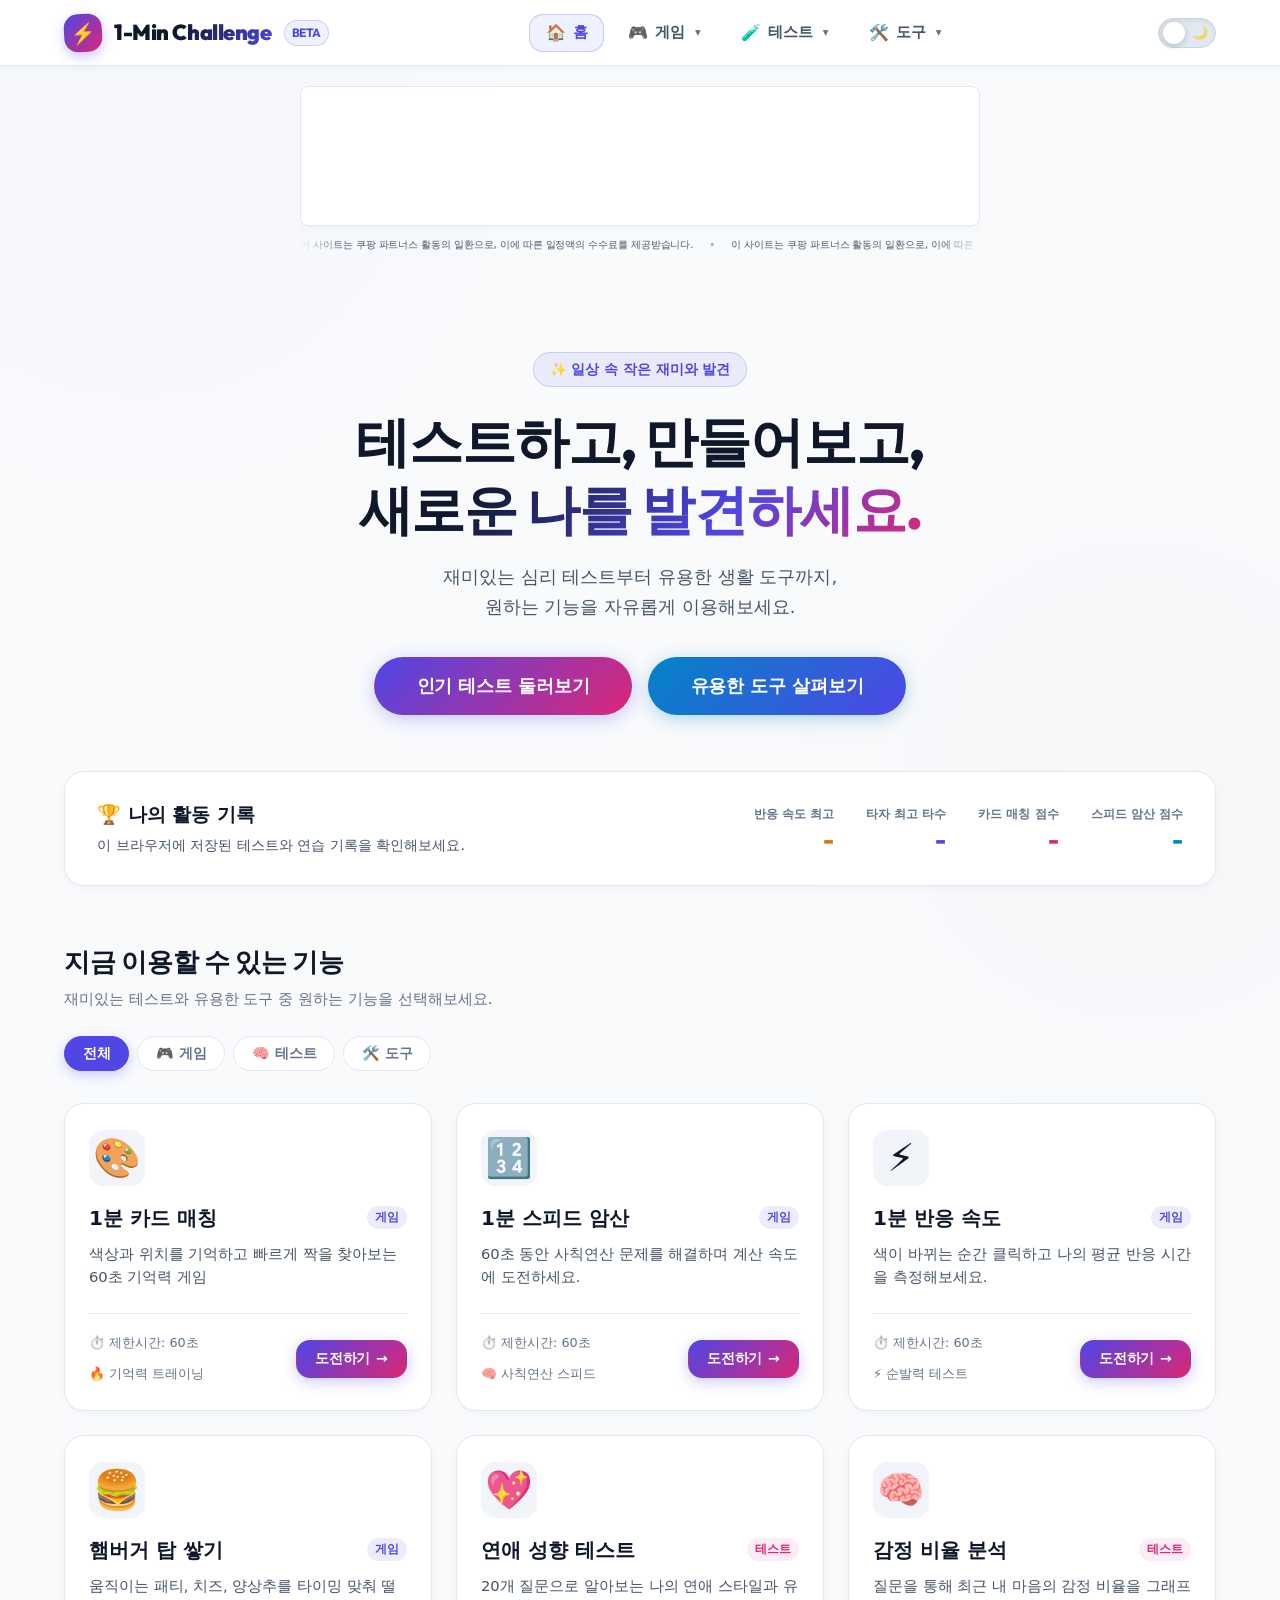
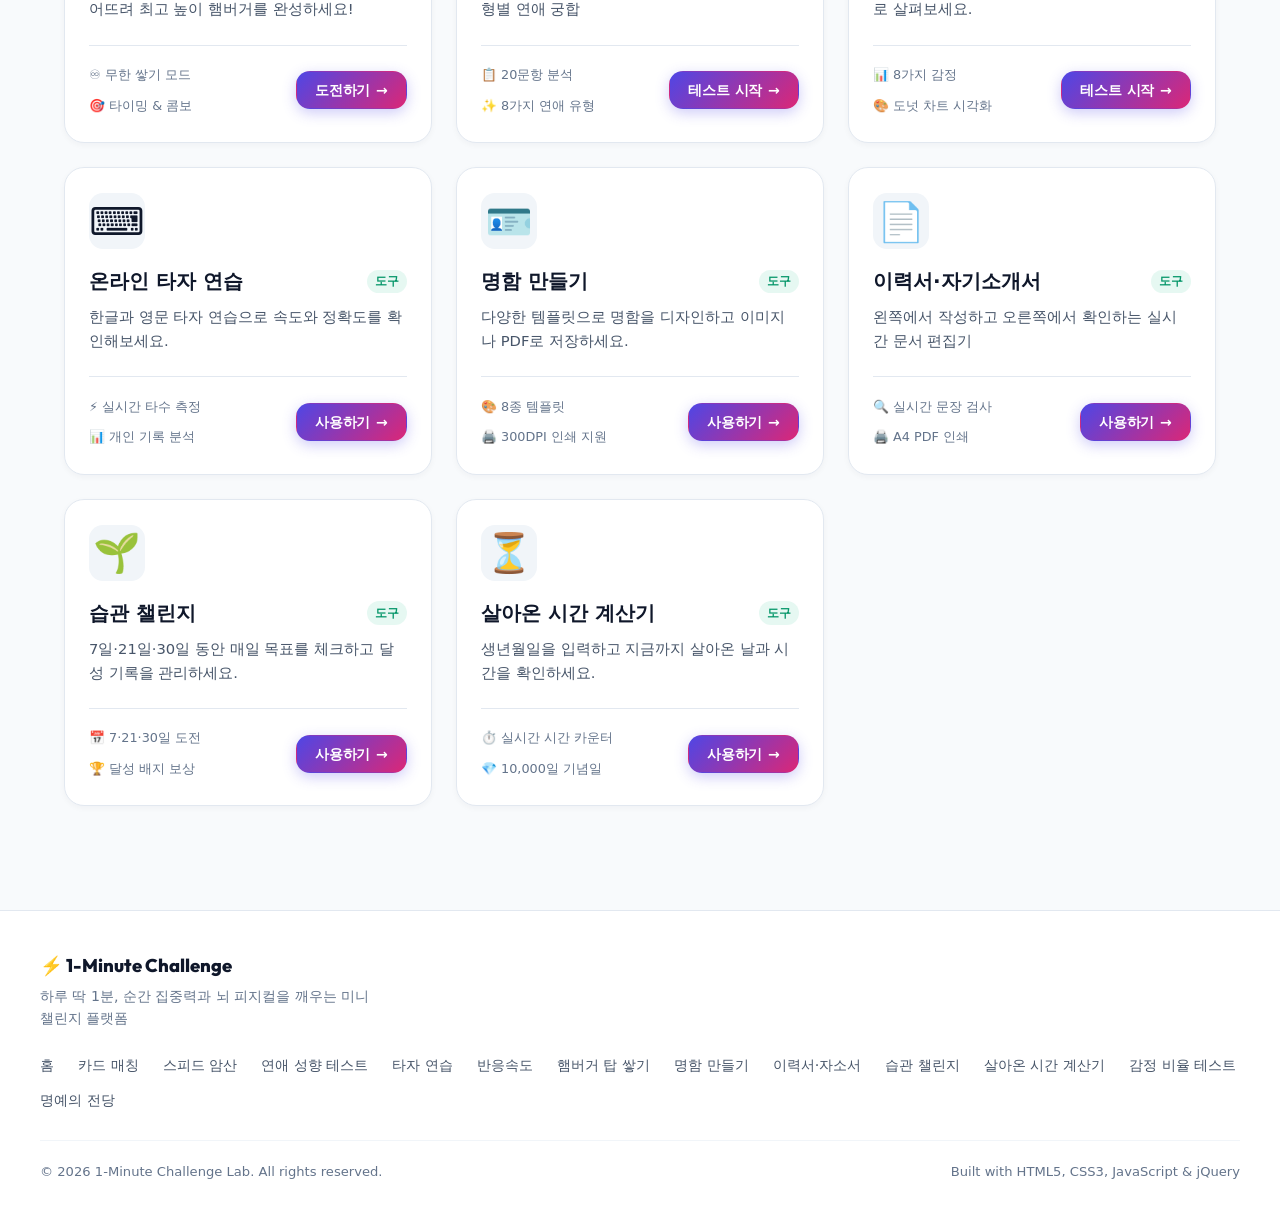
<file: index.html>
<!DOCTYPE html>
<html lang="ko">

<head>
  <!-- Google tag (gtag.js) -->
  <script async src="https://www.googletagmanager.com/gtag/js?id=G-1FTSKP6230"></script>
  <script>
    window.dataLayer = window.dataLayer || [];
    function gtag(){dataLayer.push(arguments);}
    gtag('js', new Date());

    gtag('config', 'G-1FTSKP6230');
  </script>
  <meta charset="UTF-8">
  <meta name="viewport" content="width=device-width, initial-scale=1.0">
  <title>1-Min Challenge (1분 챌린지) - 테스트하고, 만들어보고, 새로운 나를 발견하세요</title>
  <meta name="description"
    content="재미있는 심리 테스트부터 유용한 생활 도구까지! 1분 카드 매칭, 스피드 암산, 반응속도, 연애 성향 테스트, 감정 분석, 타자 연습, 명함 만들기, 이력서 작성, 습관 챌린지를 무료로 즐겨보세요.">
  <meta name="keywords"
    content="1분챌린지, 타자연습, 심리테스트, 연애성향테스트, 반응속도테스트, 스피드암산, 카드매칭, 명함만들기, 이력서작성, 습관챌린지, 인생시간계산기, 감정분석, 무료웹게임, 웹툴">
  <meta name="author" content="1-Min Challenge Lab">
  <meta name="robots" content="index, follow">
  <link rel="canonical" href="https://ad-site-piyd.vercel.app/">

  <!-- Search Engine Verification -->
  <meta name="google-site-verification" content="65lCS2e_7exXzQSDIcez0Jmi1IOFyXQUwCy4WzvH50U" />
  <meta name="naver-site-verification" content="0a78e42f016981ce15715a5b6fbfe52c24e4aae0" />

  <!-- Open Graph / Facebook / KakaoTalk -->
  <meta property="og:type" content="website">
  <meta property="og:site_name" content="1-Min Challenge (1분 챌린지)">
  <meta property="og:url" content="https://ad-site-piyd.vercel.app/">
  <meta property="og:title" content="1-Min Challenge (1분 챌린지) - 테스트하고, 만들어보고, 새로운 나를 발견하세요">
  <meta property="og:description"
    content="재미있는 심리 테스트부터 유용한 생활 도구까지! 1분 카드 매칭, 스피드 암산, 반응속도, 연애 성향 테스트, 감정 분석, 타자 연습, 명함 만들기, 이력서 작성을 무료로 즐겨보세요.">
  <meta property="og:image" content="https://ad-site-piyd.vercel.app/assets/images/og-image.jpg">
  <meta property="og:image:width" content="1200">
  <meta property="og:image:height" content="630">
  <meta property="og:image:alt" content="1-Min Challenge 1분 챌린지">
  <meta property="og:locale" content="ko_KR">

  <!-- Twitter Card -->
  <meta name="twitter:card" content="summary_large_image">
  <meta name="twitter:url" content="https://ad-site-piyd.vercel.app/">
  <meta name="twitter:title" content="1-Min Challenge (1분 챌린지) - 테스트하고, 만들어보고, 새로운 나를 발견하세요">
  <meta name="twitter:description"
    content="재미있는 심리 테스트부터 유용한 생활 도구까지! 1분 카드 매칭, 스피드 암산, 반응속도, 연애 성향 테스트, 감정 분석, 타자 연습, 명함 만들기, 이력서 작성을 무료로 즐겨보세요.">
  <meta name="twitter:image" content="https://ad-site-piyd.vercel.app/assets/images/og-image.jpg">

  <!-- Mobile & Web App Theme -->
  <meta name="theme-color" content="#4f46e5">
  <meta name="apple-mobile-web-app-capable" content="yes">
  <meta name="apple-mobile-web-app-status-bar-style" content="default">
  <meta name="apple-mobile-web-app-title" content="1-Min Challenge">

  <!-- Favicon -->
  <link rel="icon"
    href="data:image/svg+xml,<svg xmlns=%22http://www.w3.org/2000/svg%22 viewBox=%220 0 100 100%22><text y=%22.9em%22 font-size=%2290%22>⚡</text></svg>">

  <!-- Structured Data (JSON-LD) -->
  <script type="application/ld+json">
  {
    "@context": "https://schema.org",
    "@type": "WebSite",
    "name": "1-Min Challenge",
    "alternateName": "1분 챌린지",
    "url": "https://ad-site-piyd.vercel.app/",
    "description": "재미있는 심리 테스트부터 유용한 생활 도구까지! 1분 카드 매칭, 스피드 암산, 반응속도, 연애 성향 테스트, 감정 분석, 타자 연습, 명함 만들기, 이력서 작성, 습관 챌린지를 무료로 즐겨보세요."
  }
  </script>

  <!-- Anti-flash Dark Mode Theme Initializer -->
  <script>
    (function () {
      var theme = localStorage.getItem('challenge_1min_theme') || 'light';
      if (theme === 'dark') document.documentElement.setAttribute('data-theme', 'dark');
    })();
  </script>

  <!-- Google Web Fonts -->
  <link rel="preconnect" href="https://fonts.googleapis.com">
  <link rel="preconnect" href="https://fonts.gstatic.com" crossorigin>
  <link
    href="https://fonts.googleapis.com/css2?family=Montserrat:wght@500;700;800;900&family=Noto+Sans+KR:wght@300;400;500;700;800;900&display=swap"
    rel="stylesheet">

  <!-- Stylesheets -->
  <link rel="stylesheet" href="assets/css/common.css">
  <style>
    /* Home Hero Section */
    .home-hero {
      text-align: center;
      padding: 3rem 1rem 3.5rem;
      max-width: 820px;
      margin: 0 auto;
    }

    .hero-badge {
      display: inline-flex;
      align-items: center;
      gap: 0.5rem;
      padding: 0.35rem 1rem;
      background: rgba(79, 70, 229, 0.08);
      border: 1px solid rgba(79, 70, 229, 0.2);
      border-radius: var(--radius-full);
      font-size: 0.85rem;
      font-weight: 700;
      color: var(--primary);
      margin-bottom: 1.25rem;
    }

    .hero-title {
      font-family: var(--font-display);
      font-size: clamp(2.2rem, 5vw, 3.4rem);
      font-weight: 900;
      line-height: 1.25;
      margin-bottom: 1.2rem;
      letter-spacing: -0.02em;
      color: var(--text-main);
    }

    .hero-title span.gradient-text {
      background: linear-gradient(135deg, #0f172a 20%, var(--primary) 65%, var(--secondary));
      -webkit-background-clip: text;
      -webkit-text-fill-color: transparent;
    }

    [data-theme="dark"] .hero-title span.gradient-text {
      background: linear-gradient(135deg, #f8fafc 20%, #818cf8 65%, #f472b6);
      -webkit-background-clip: text;
      -webkit-text-fill-color: transparent;
    }

    .hero-desc {
      color: var(--text-muted);
      font-size: 1.12rem;
      margin-bottom: 2.2rem;
      line-height: 1.65;
    }

    .hero-actions {
      display: flex;
      justify-content: center;
      gap: 1rem;
      flex-wrap: wrap;
    }

    /* Record Summary Bar ("나의 활동 기록") */
    .record-banner {
      background: var(--bg-card);
      border: 1px solid var(--border-color);
      border-radius: var(--radius-lg);
      padding: 1.75rem 2rem;
      display: flex;
      align-items: center;
      justify-content: space-between;
      flex-wrap: wrap;
      gap: 1.5rem;
      margin-bottom: 3.5rem;
      box-shadow: var(--shadow-sm);
    }

    .record-info h3 {
      font-size: 1.2rem;
      font-weight: 800;
      color: var(--text-main);
      margin-bottom: 0.25rem;
    }

    .record-info p {
      font-size: 0.9rem;
      color: var(--text-muted);
      margin: 0;
    }

    .record-stats {
      display: flex;
      gap: 2rem;
      flex-wrap: wrap;
    }

    .record-stat-box {
      text-align: right;
      text-decoration: none;
      color: inherit;
      display: block;
      transition: transform var(--transition-fast);
      cursor: pointer;
    }

    .record-stat-box:hover {
      transform: translateY(-2px);
    }

    .record-stat-label {
      font-size: 0.75rem;
      color: var(--text-dim);
      text-transform: uppercase;
      font-weight: 700;
      margin-bottom: 0.15rem;
    }

    .record-stat-num {
      font-family: var(--font-display);
      font-size: 1.5rem;
      font-weight: 800;
      line-height: 1.1;
    }

    /* Services Section ("지금 이용할 수 있는 기능") */
    .section-title-wrap {
      margin-bottom: 1.5rem;
      display: flex;
      align-items: flex-end;
      justify-content: space-between;
      flex-wrap: wrap;
      gap: 1rem;
    }

    .section-title {
      font-family: var(--font-display);
      font-size: 1.6rem;
      font-weight: 800;
      color: var(--text-main);
      margin: 0 0 0.25rem;
    }

    .section-subtitle {
      color: var(--text-dim);
      font-size: 0.95rem;
      margin: 0;
    }

    /* Category Filter Chips */
    .category-filter-bar {
      display: flex;
      gap: 0.5rem;
      flex-wrap: wrap;
      margin-bottom: 2rem;
    }

    .filter-chip {
      padding: 0.45rem 1.1rem;
      font-size: 0.88rem;
      font-weight: 700;
      border-radius: var(--radius-full);
      border: 1px solid var(--border-color);
      background: var(--bg-card);
      color: var(--text-dim);
      cursor: pointer;
      transition: all var(--transition-fast);
      display: inline-flex;
      align-items: center;
      gap: 0.35rem;
      user-select: none;
    }

    .filter-chip:hover {
      border-color: var(--primary);
      color: var(--text-main);
      background: var(--bg-card-sub);
    }

    .filter-chip.active {
      background: var(--primary);
      color: #fff;
      border-color: var(--primary);
      box-shadow: 0 4px 12px rgba(79, 70, 229, 0.25);
    }

    /* Card Grid */
    .game-grid {
      display: grid;
      grid-template-columns: repeat(auto-fit, minmax(330px, 1fr));
      gap: 1.5rem;
      margin-bottom: 4rem;
    }

    .game-card {
      background: var(--bg-card);
      border: 1px solid var(--border-color);
      border-radius: var(--radius-lg);
      padding: 1.6rem 1.5rem;
      display: flex;
      flex-direction: column;
      position: relative;
      overflow: hidden;
      box-shadow: var(--shadow-sm);
      transition: all 0.3s cubic-bezier(0.4, 0, 0.2, 1);
    }

    .game-card::before {
      content: '';
      position: absolute;
      top: 0;
      left: 0;
      right: 0;
      height: 3px;
      background: linear-gradient(90deg, var(--primary), var(--secondary));
      opacity: 0;
      transition: opacity 0.3s;
    }

    .game-card:hover {
      transform: translateY(-5px);
      border-color: rgba(79, 70, 229, 0.3);
      box-shadow: var(--shadow-md);
    }

    .game-card:hover::before {
      opacity: 1;
    }

    .game-card-icon {
      font-size: 2.4rem;
      margin-bottom: 1rem;
      width: 56px;
      height: 56px;
      background: var(--bg-card-sub);
      border-radius: var(--radius-md);
      display: flex;
      align-items: center;
      justify-content: center;
      flex-shrink: 0;
    }

    .game-card-title {
      font-size: 1.25rem;
      font-weight: 800;
      margin-bottom: 0.5rem;
      color: var(--text-main);
      display: flex;
      align-items: center;
      justify-content: space-between;
      gap: 0.5rem;
      flex-wrap: wrap;
    }

    .game-card-desc {
      color: var(--text-muted);
      font-size: 0.92rem;
      line-height: 1.6;
      margin-bottom: 1.5rem;
      flex-grow: 1;
    }

    .game-card-footer {
      display: flex;
      align-items: center;
      justify-content: space-between;
      gap: 1.5rem;
      /* 버튼과 왼쪽 메타 텍스트 사이 넉넉한 갭 확보 */
      border-top: 1px solid var(--border-color);
      padding-top: 1.2rem;
      margin-top: auto;
    }

    .game-card-meta {
      font-size: 0.8rem;
      color: var(--text-dim);
      display: flex;
      align-items: center;
      gap: 0.65rem;
      flex-wrap: wrap;
      flex: 1;
      min-width: 0;
    }

    .game-card-meta span {
      display: inline-flex;
      align-items: center;
      gap: 0.25rem;
      white-space: nowrap;
    }

    /* 통일된 카드 액션 버튼 디자인 */
    .card-action-btn,
    .game-card .btn {
      background: linear-gradient(135deg, var(--primary), var(--secondary)) !important;
      color: #ffffff !important;
      box-shadow: 0 4px 14px rgba(79, 70, 229, 0.28) !important;
      border-radius: var(--radius-md) !important;
      font-size: 0.88rem !important;
      font-weight: 700 !important;
      padding: 0.48rem 1.15rem !important;
      min-height: 38px !important;
      white-space: nowrap !important;
      flex-shrink: 0 !important;
      display: inline-flex !important;
      align-items: center !important;
      justify-content: center !important;
      gap: 0.35rem;
      transition: all var(--transition-fast) !important;
      margin-left: auto;
    }

    .card-action-btn:hover,
    .game-card .btn:hover {
      transform: translateY(-2px) !important;
      box-shadow: 0 8px 22px rgba(219, 39, 119, 0.38) !important;
      color: #ffffff !important;
    }

    /* Category indicator badge */
    .cat-tag {
      font-size: 0.72rem;
      font-weight: 700;
      padding: 0.15rem 0.5rem;
      border-radius: var(--radius-full);
      text-transform: uppercase;
    }

    .cat-tag.game {
      background: rgba(79, 70, 229, 0.1);
      color: var(--primary);
    }

    .cat-tag.test {
      background: rgba(236, 72, 153, 0.1);
      color: var(--secondary);
    }

    .cat-tag.tool {
      background: rgba(16, 185, 129, 0.1);
      color: var(--success);
    }

    @media (max-width: 768px) {
      .record-banner {
        padding: 1.25rem 1rem;
        gap: 1rem;
      }

      .record-info {
        width: 100%;
      }

      .record-stats {
        width: 100%;
        display: grid;
        grid-template-columns: repeat(2, 1fr);
        gap: 0.85rem 0.75rem;
      }

      .record-stat-box {
        text-align: left;
        min-width: 0;
      }

      .record-stat-label {
        font-size: 0.72rem;
        white-space: nowrap;
        overflow: hidden;
        text-overflow: ellipsis;
      }

      .record-stat-num {
        font-size: 1.3rem;
      }

      .game-grid {
        grid-template-columns: 1fr;
        gap: 1.25rem;
      }
    }

    @media (max-width: 480px) {
      .home-hero {
        padding: 2rem 0.5rem 2.25rem;
      }

      .hero-title {
        font-size: 1.85rem;
      }

      .hero-desc {
        font-size: 0.95rem;
        margin-bottom: 1.5rem;
      }

      .hero-actions {
        flex-direction: column;
        width: 100%;
        gap: 0.65rem;
      }

      .hero-actions .btn {
        width: 100%;
      }

      .game-card {
        padding: 1.25rem 1rem;
      }

      .game-card-footer {
        flex-direction: column;
        align-items: stretch;
        gap: 0.75rem;
      }

      .card-action-btn,
      .game-card .btn {
        width: 100% !important;
        margin-left: 0 !important;
      }
    }

    /* 쿠팡 파트너스 와이드 배너 & 마퀴 안내 영역 */
    .coupang-banner-section {
      width: 100%;
      max-width: 100vw;
      overflow: hidden;
      display: flex;
      justify-content: center;
      align-items: center;
      padding: 1.25rem 1rem 0.5rem;
      position: relative;
      z-index: 10;
      box-sizing: border-box;
    }

    .coupang-banner-container {
      display: flex;
      flex-direction: column;
      align-items: center;
      justify-content: center;
      width: 100%;
      max-width: 680px;
      min-width: 0;
      overflow: hidden;
      margin: 0 auto;
      box-sizing: border-box;
    }

    /* PC 배너 (680px) */
    .coupang-banner-pc {
      width: 680px;
      max-width: 100%;
      min-height: 140px;
      display: flex;
      justify-content: center;
      align-items: center;
      border-radius: var(--radius-sm, 8px);
      overflow: hidden;
      background: #ffffff;
      border: 1px solid var(--border-color, #e2e8f0);
      box-shadow: 0 2px 8px rgba(0, 0, 0, 0.04);
      transition: all var(--transition-normal, 0.25s ease);
    }

    /* 모바일 배너 (280px) */
    .coupang-banner-mobile {
      width: 280px;
      max-width: 100%;
      min-height: 140px;
      display: none;
      justify-content: center;
      align-items: center;
      border-radius: var(--radius-sm, 8px);
      overflow: hidden;
      background: #ffffff;
      border: 1px solid var(--border-color, #e2e8f0);
      box-shadow: 0 2px 8px rgba(0, 0, 0, 0.04);
      transition: all var(--transition-normal, 0.25s ease);
    }

    .coupang-banner-pc ins,
    .coupang-banner-mobile ins {
      display: inline-block !important;
      line-height: 0 !important;
      max-width: 100% !important;
    }

    .coupang-banner-pc iframe,
    .coupang-banner-mobile iframe {
      display: block !important;
      max-width: 100% !important;
    }

    /* 배너 하단 마퀴 래퍼 (글자 폰트사이즈 10px, 오른쪽에서 왼쪽으로 흐르는 효과) */
    .coupang-marquee-wrapper {
      width: 100%;
      max-width: 680px;
      min-width: 0;
      margin-top: 8px;
      overflow: hidden;
      position: relative;
      font-size: 10px;
      line-height: 1.4;
      padding: 4px 0;
      -webkit-mask-image: linear-gradient(90deg, transparent 0%, #000 6%, #000 94%, transparent 100%);
      mask-image: linear-gradient(90deg, transparent 0%, #000 6%, #000 94%, transparent 100%);
      user-select: none;
      box-sizing: border-box;
    }

    .coupang-marquee-track {
      display: flex;
      width: max-content;
      will-change: transform;
      animation: coupangMarqueeFlow 25s linear infinite;
    }

    .coupang-marquee-track:hover {
      animation-play-state: paused;
    }

    .coupang-marquee-group {
      display: flex;
      align-items: center;
      flex-shrink: 0;
      white-space: nowrap;
    }

    .coupang-marquee-text {
      font-size: 10px;
      font-weight: 500;
      letter-spacing: -0.01em;
      color: var(--text-muted, #64748b);
      white-space: nowrap;
    }

    .coupang-marquee-sep {
      display: inline-block;
      margin: 0 16px;
      font-size: 10px;
      color: var(--text-dim, #94a3b8);
      opacity: 0.6;
    }

    /* 우측에서 좌측으로 흐르는 무한 마퀴 애니메이션 */
    @keyframes coupangMarqueeFlow {
      0% {
        transform: translateX(0);
      }
      100% {
        transform: translateX(-50%);
      }
    }

    @media (min-width: 769px) {
      .coupang-banner-pc {
        display: flex !important;
      }
      .coupang-banner-mobile {
        display: none !important;
        width: 0 !important;
        height: 0 !important;
        min-height: 0 !important;
        padding: 0 !important;
        margin: 0 !important;
        border: none !important;
        overflow: hidden !important;
      }
    }

    @media (max-width: 768px) {
      .coupang-banner-section {
        padding: 0.75rem 0.5rem 0.25rem;
      }

      .coupang-banner-container {
        max-width: 280px;
        min-width: 0;
      }

      .coupang-banner-pc {
        display: none !important;
        width: 0 !important;
        height: 0 !important;
        min-height: 0 !important;
        padding: 0 !important;
        margin: 0 !important;
        border: none !important;
        overflow: hidden !important;
      }

      .coupang-banner-mobile {
        display: flex !important;
      }

      .coupang-marquee-wrapper {
        max-width: 280px !important;
        min-width: 0;
      }
    }
  </style>
</head>

<body data-current-page="home">

  <div class="app-wrapper">
    <!-- 공통 헤더 컴포넌트 마운트 영역 -->
    <div id="header-placeholder"></div>

    <!-- 공통 쿠팡 파트너스 와이드 배너 컴포넌트 마운트 영역 -->
    <div id="coupang-banner-placeholder"></div>



    <!-- 메인 컨텐츠 영역 -->
    <main class="main-content">



      <!-- 2. 히어로 배너 (새로운 통합 카피 & 액션 버튼) -->
      <section class="home-hero">
        <div class="hero-badge">✨ 일상 속 작은 재미와 발견</div>
        <h1 class="hero-title">
          테스트하고, 만들어보고,<br>
          <span class="gradient-text">새로운 나를 발견하세요.</span>
        </h1>
        <p class="hero-desc">
          재미있는 심리 테스트부터 유용한 생활 도구까지,<br>
          원하는 기능을 자유롭게 이용해보세요.
        </p>
        <div class="hero-actions">
          <button type="button" class="btn btn-primary btn-lg" id="btnExploreTests">
            <span>인기 테스트 둘러보기</span>
          </button>
          <button type="button" class="btn btn-accent btn-lg" id="btnExploreTools">
            <span>유용한 도구 살펴보기</span>
          </button>
        </div>
      </section>

      <!-- 4. 나의 활동 기록 (실제 저장된 로컬 데이터 반영) -->
      <div class="record-banner" id="activityRecordBanner">
        <div class="record-info">
          <h3>🏆 나의 활동 기록</h3>
          <p>이 브라우저에 저장된 테스트와 연습 기록을 확인해보세요.</p>
        </div>
        <div class="record-stats">
          <a href="page/reaction-speed.html" class="record-stat-box" title="1분 반응 속도 기록 확인 및 도전">
            <div class="record-stat-label">반응 속도 최고</div>
            <div class="record-stat-num text-warning" id="homeReactionScore">-</div>
          </a>
          <a href="page/typing-practice.html" class="record-stat-box" title="타자 연습 기록 확인 및 연습">
            <div class="record-stat-label">타자 최고 타수</div>
            <div class="record-stat-num text-primary" id="homeTypingScore">-</div>
          </a>
          <a href="page/color-match.html" class="record-stat-box" title="1분 카드 색상 매칭 기록 확인 및 게임">
            <div class="record-stat-label">카드 매칭 점수</div>
            <div class="record-stat-num text-secondary" id="homeBestScore">-</div>
          </a>
          <a href="page/speed-math.html" class="record-stat-box" title="1분 스피드 암산 기록 확인 및 도전">
            <div class="record-stat-label">스피드 암산 점수</div>
            <div class="record-stat-num text-accent" id="homeMathScore">-</div>
          </a>
        </div>
      </div>

      <!-- 5. 지금 이용할 수 있는 기능 (서비스 목록 & 카테고리 필터) -->
      <section id="featuresSection">
        <div class="section-title-wrap">
          <div>
            <h2 class="section-title">지금 이용할 수 있는 기능</h2>
            <p class="section-subtitle">재미있는 테스트와 유용한 도구 중 원하는 기능을 선택해보세요.</p>
          </div>
        </div>

        <!-- 카테고리 필터 바: [전체] [게임] [테스트] [도구] -->
        <div class="category-filter-bar" role="tablist" aria-label="기능 카테고리 필터">
          <button type="button" class="filter-chip active" data-category="all" role="tab" aria-selected="true">
            전체
          </button>
          <button type="button" class="filter-chip" data-category="game" role="tab" aria-selected="false">
            🎮 게임
          </button>
          <button type="button" class="filter-chip" data-category="test" role="tab" aria-selected="false">
            🧠 테스트
          </button>
          <button type="button" class="filter-chip" data-category="tool" role="tab" aria-selected="false">
            🛠️ 도구
          </button>
        </div>

        <!-- 카드 그리드 (실제 존재하는 10가지 기능) -->
        <div class="game-grid" id="servicesGrid">

          <!-- [게임 1] 1분 카드 색상 매칭 -->
          <article class="game-card" data-category="game">
            <div class="game-card-icon">🎨</div>
            <h3 class="game-card-title">
              <span>1분 카드 매칭</span>
              <span class="cat-tag game">게임</span>
            </h3>
            <p class="game-card-desc">
              색상과 위치를 기억하고 빠르게 짝을 찾아보는 60초 기억력 게임
            </p>
            <div class="game-card-footer">
              <div class="game-card-meta">
                <span>⏱️ 제한시간: 60초</span>
                <span>🔥 기억력 트레이닝</span>
              </div>
              <a href="page/color-match.html" class="btn btn-primary btn-sm card-action-btn">
                <span>도전하기</span> <span class="btn-arrow">→</span>
              </a>
            </div>
          </article>

          <!-- [게임 2] 1분 스피드 암산 -->
          <article class="game-card" data-category="game">
            <div class="game-card-icon">🔢</div>
            <h3 class="game-card-title">
              <span>1분 스피드 암산</span>
              <span class="cat-tag game">게임</span>
            </h3>
            <p class="game-card-desc">
              60초 동안 사칙연산 문제를 해결하며 계산 속도에 도전하세요.
            </p>
            <div class="game-card-footer">
              <div class="game-card-meta">
                <span>⏱️ 제한시간: 60초</span>
                <span>🧠 사칙연산 스피드</span>
              </div>
              <a href="page/speed-math.html" class="btn btn-primary btn-sm card-action-btn">
                <span>도전하기</span> <span class="btn-arrow">→</span>
              </a>
            </div>
          </article>

          <!-- [게임 3] 1분 반응 속도 -->
          <article class="game-card" data-category="game">
            <div class="game-card-icon">⚡</div>
            <h3 class="game-card-title">
              <span>1분 반응 속도</span>
              <span class="cat-tag game">게임</span>
            </h3>
            <p class="game-card-desc">
              색이 바뀌는 순간 클릭하고 나의 평균 반응 시간을 측정해보세요.
            </p>
            <div class="game-card-footer">
              <div class="game-card-meta">
                <span>⏱️ 제한시간: 60초</span>
                <span>⚡ 순발력 테스트</span>
              </div>
              <a href="page/reaction-speed.html" class="btn btn-primary btn-sm card-action-btn">
                <span>도전하기</span> <span class="btn-arrow">→</span>
              </a>
            </div>
          </article>

          <!-- [게임 4] 햄버거 탑 쌓기 -->
          <article class="game-card" data-category="game">
            <div class="game-card-icon">🍔</div>
            <h3 class="game-card-title">
              <span>햄버거 탑 쌓기</span>
              <span class="cat-tag game">게임</span>
            </h3>
            <p class="game-card-desc">
              움직이는 패티, 치즈, 양상추를 타이밍 맞춰 떨어뜨려 최고 높이 햄버거를 완성하세요!
            </p>
            <div class="game-card-footer">
              <div class="game-card-meta">
                <span>♾️ 무한 쌓기 모드</span>
                <span>🎯 타이밍 &amp; 콤보</span>
              </div>
              <a href="page/burger-stack.html" class="btn btn-primary btn-sm card-action-btn">
                <span>도전하기</span> <span class="btn-arrow">→</span>
              </a>
            </div>
          </article>

          <!-- [테스트 1] 연애 성향 테스트 -->
          <article class="game-card" data-category="test">
            <div class="game-card-icon">💖</div>
            <h3 class="game-card-title">
              <span>연애 성향 테스트</span>
              <span class="cat-tag test">테스트</span>
            </h3>
            <p class="game-card-desc">
              20개 질문으로 알아보는 나의 연애 스타일과 유형별 연애 궁합
            </p>
            <div class="game-card-footer">
              <div class="game-card-meta">
                <span>📋 20문항 분석</span>
                <span>✨ 8가지 연애 유형</span>
              </div>
              <a href="page/love-test.html" class="btn btn-primary btn-sm card-action-btn">
                <span>테스트 시작</span> <span class="btn-arrow">→</span>
              </a>
            </div>
          </article>

          <!-- [테스트 2] 감정 비율 분석 테스트 -->
          <article class="game-card" data-category="test">
            <div class="game-card-icon">🧠</div>
            <h3 class="game-card-title">
              <span>감정 비율 분석</span>
              <span class="cat-tag test">테스트</span>
            </h3>
            <p class="game-card-desc">
              질문을 통해 최근 내 마음의 감정 비율을 그래프로 살펴보세요.
            </p>
            <div class="game-card-footer">
              <div class="game-card-meta">
                <span>📊 8가지 감정</span>
                <span>🎨 도넛 차트 시각화</span>
              </div>
              <a href="page/emotion-ratio.html" class="btn btn-primary btn-sm card-action-btn">
                <span>테스트 시작</span> <span class="btn-arrow">→</span>
              </a>
            </div>
          </article>

          <!-- [도구 1] 온라인 타자 연습 -->
          <article class="game-card" data-category="tool">
            <div class="game-card-icon">⌨️</div>
            <h3 class="game-card-title">
              <span>온라인 타자 연습</span>
              <span class="cat-tag tool">도구</span>
            </h3>
            <p class="game-card-desc">
              한글과 영문 타자 연습으로 속도와 정확도를 확인해보세요.
            </p>
            <div class="game-card-footer">
              <div class="game-card-meta">
                <span>⚡ 실시간 타수 측정</span>
                <span>📊 개인 기록 분석</span>
              </div>
              <a href="page/typing-practice.html" class="btn btn-primary btn-sm card-action-btn">
                <span>사용하기</span> <span class="btn-arrow">→</span>
              </a>
            </div>
          </article>

          <!-- [도구 2] 명함 만들기 -->
          <article class="game-card" data-category="tool">
            <div class="game-card-icon">🪪</div>
            <h3 class="game-card-title">
              <span>명함 만들기</span>
              <span class="cat-tag tool">도구</span>
            </h3>
            <p class="game-card-desc">
              다양한 템플릿으로 명함을 디자인하고 이미지나 PDF로 저장하세요.
            </p>
            <div class="game-card-footer">
              <div class="game-card-meta">
                <span>🎨 8종 템플릿</span>
                <span>🖨️ 300DPI 인쇄 지원</span>
              </div>
              <a href="page/business-card.html" class="btn btn-primary btn-sm card-action-btn">
                <span>사용하기</span> <span class="btn-arrow">→</span>
              </a>
            </div>
          </article>

          <!-- [도구 3] 이력서·자기소개서 작성 -->
          <article class="game-card" data-category="tool">
            <div class="game-card-icon">📄</div>
            <h3 class="game-card-title">
              <span>이력서·자기소개서</span>
              <span class="cat-tag tool">도구</span>
            </h3>
            <p class="game-card-desc">
              왼쪽에서 작성하고 오른쪽에서 확인하는 실시간 문서 편집기
            </p>
            <div class="game-card-footer">
              <div class="game-card-meta">
                <span>🔍 실시간 문장 검사</span>
                <span>🖨️ A4 PDF 인쇄</span>
              </div>
              <a href="page/resume-builder.html" class="btn btn-primary btn-sm card-action-btn">
                <span>사용하기</span> <span class="btn-arrow">→</span>
              </a>
            </div>
          </article>

          <!-- [도구 4] 습관 챌린지 -->
          <article class="game-card" data-category="tool">
            <div class="game-card-icon">🌱</div>
            <h3 class="game-card-title">
              <span>습관 챌린지</span>
              <span class="cat-tag tool">도구</span>
            </h3>
            <p class="game-card-desc">
              7일·21일·30일 동안 매일 목표를 체크하고 달성 기록을 관리하세요.
            </p>
            <div class="game-card-footer">
              <div class="game-card-meta">
                <span>📅 7·21·30일 도전</span>
                <span>🏆 달성 배지 보상</span>
              </div>
              <a href="page/habit-challenge.html" class="btn btn-primary btn-sm card-action-btn">
                <span>사용하기</span> <span class="btn-arrow">→</span>
              </a>
            </div>
          </article>

          <!-- [도구 5] 살아온 시간 계산기 -->
          <article class="game-card" data-category="tool">
            <div class="game-card-icon">⏳</div>
            <h3 class="game-card-title">
              <span>살아온 시간 계산기</span>
              <span class="cat-tag tool">도구</span>
            </h3>
            <p class="game-card-desc">
              생년월일을 입력하고 지금까지 살아온 날과 시간을 확인하세요.
            </p>
            <div class="game-card-footer">
              <div class="game-card-meta">
                <span>⏱️ 실시간 시간 카운터</span>
                <span>💎 10,000일 기념일</span>
              </div>
              <a href="page/life-time-calc.html" class="btn btn-primary btn-sm card-action-btn">
                <span>사용하기</span> <span class="btn-arrow">→</span>
              </a>
            </div>
          </article>

        </div>
      </section>



    </main>

    <!-- 공통 푸터 컴포넌트 마운트 영역 -->
    <div id="footer-placeholder"></div>
  </div>

  <!-- Scripts -->
  <script src="https://code.jquery.com/jquery-3.7.1.min.js"></script>
  <script src="assets/js/common.js"></script>
  <script>
    $(document).ready(function () {
      // 1. 카테고리 필터 동작
      function setCategoryFilter(category) {
        $('.filter-chip').removeClass('active').attr('aria-selected', 'false');
        $(`.filter-chip[data-category="${category}"]`).addClass('active').attr('aria-selected', 'true');

        if (category === 'all') {
          $('.game-card').fadeIn(200);
        } else {
          $('.game-card').each(function () {
            if ($(this).data('category') === category) {
              $(this).fadeIn(200);
            } else {
              $(this).hide();
            }
          });
        }
      }

      $('.filter-chip').on('click', function () {
        const cat = $(this).data('category');
        setCategoryFilter(cat);
      });

      // 2. 히어로 버튼 스크롤 이동 및 필터 연동
      $('#btnExploreTests').on('click', function (e) {
        e.preventDefault();
        setCategoryFilter('test');
        const targetOffset = $('#featuresSection').offset().top - 70;
        $('html, body').animate({ scrollTop: targetOffset }, 400);
      });

      $('#btnExploreTools').on('click', function (e) {
        e.preventDefault();
        setCategoryFilter('tool');
        const targetOffset = $('#featuresSection').offset().top - 70;
        $('html, body').animate({ scrollTop: targetOffset }, 400);
      });

      // 3. 실제 저장된 로컬 활동 기록 로드
      loadUserActivityRecords();

      function loadUserActivityRecords() {
        // 1) 반응 속도 개인 최고 기록 (challenge_1min_reaction_records)
        try {
          const rawReaction = localStorage.getItem('challenge_1min_reaction_records');
          if (rawReaction) {
            const records = JSON.parse(rawReaction);
            const valid = records.filter(function (r) { return r.isValid && r.avgTime > 0; });
            if (valid.length > 0) {
              const best = valid.reduce(function (min, curr) {
                return curr.avgTime < min.avgTime ? curr : min;
              }, valid[0]);
              $('#homeReactionScore').text(best.avgTime + ' ms');
            } else {
              $('#homeReactionScore').text('-');
            }
          } else {
            $('#homeReactionScore').text('-');
          }
        } catch (e) {
          $('#homeReactionScore').text('-');
        }

        // 2) 타자 연습 최고 기록 (challenge_1min_typing_records)
        try {
          const rawTyping = localStorage.getItem('challenge_1min_typing_records');
          if (rawTyping) {
            const records = JSON.parse(rawTyping);
            if (records.length > 0) {
              const bestCpm = records.reduce(function (max, r) {
                return Math.max(max, r.cpm || 0);
              }, 0);
              if (bestCpm > 0) {
                $('#homeTypingScore').text(bestCpm + ' 타/분');
              } else {
                $('#homeTypingScore').text('-');
              }
            } else {
              $('#homeTypingScore').text('-');
            }
          } else {
            $('#homeTypingScore').text('-');
          }
        } catch (e) {
          $('#homeTypingScore').text('-');
        }

        // 3) 카드 매칭 최고 기록 (challenge_1min_color_best_score)
        const colorScore = parseInt(localStorage.getItem('challenge_1min_color_best_score') || '0', 10);
        if (colorScore > 0) {
          $('#homeBestScore').text(colorScore.toLocaleString() + '점');
        } else {
          $('#homeBestScore').text('-');
        }

        // 4) 스피드 암산 최고 기록 (challenge_1min_math_best_score)
        const mathScore = parseInt(localStorage.getItem('challenge_1min_math_best_score') || '0', 10);
        if (mathScore > 0) {
          $('#homeMathScore').text(mathScore.toLocaleString() + '점');
        } else {
          $('#homeMathScore').text('-');
        }
      }
    });
  </script>
  <!-- Google Tag Manager (GTM) -->
  <script async src="https://www.googletagmanager.com/gtm.js?id=GTM-TRLBQWGB"></script>
  <script>
    window.dataLayer = window.dataLayer || [];
    function gtag(){dataLayer.push(arguments);}
    gtag('js', new Date());
  </script>

  <!-- 네이버 웹로그 분석 (NAVER Analytics) -->
  <script type="text/javascript" src="//wcs.pstatic.net/wcslog.js"></script>
  <script type="text/javascript">
    if(!wcs_add) var wcs_add = {};
    wcs_add["wa"] = "1d4b9bc9c9ceaf0";
    if(window.wcs) {
      wcs_do();
    }
  </script>
</body>

</html>
</file>
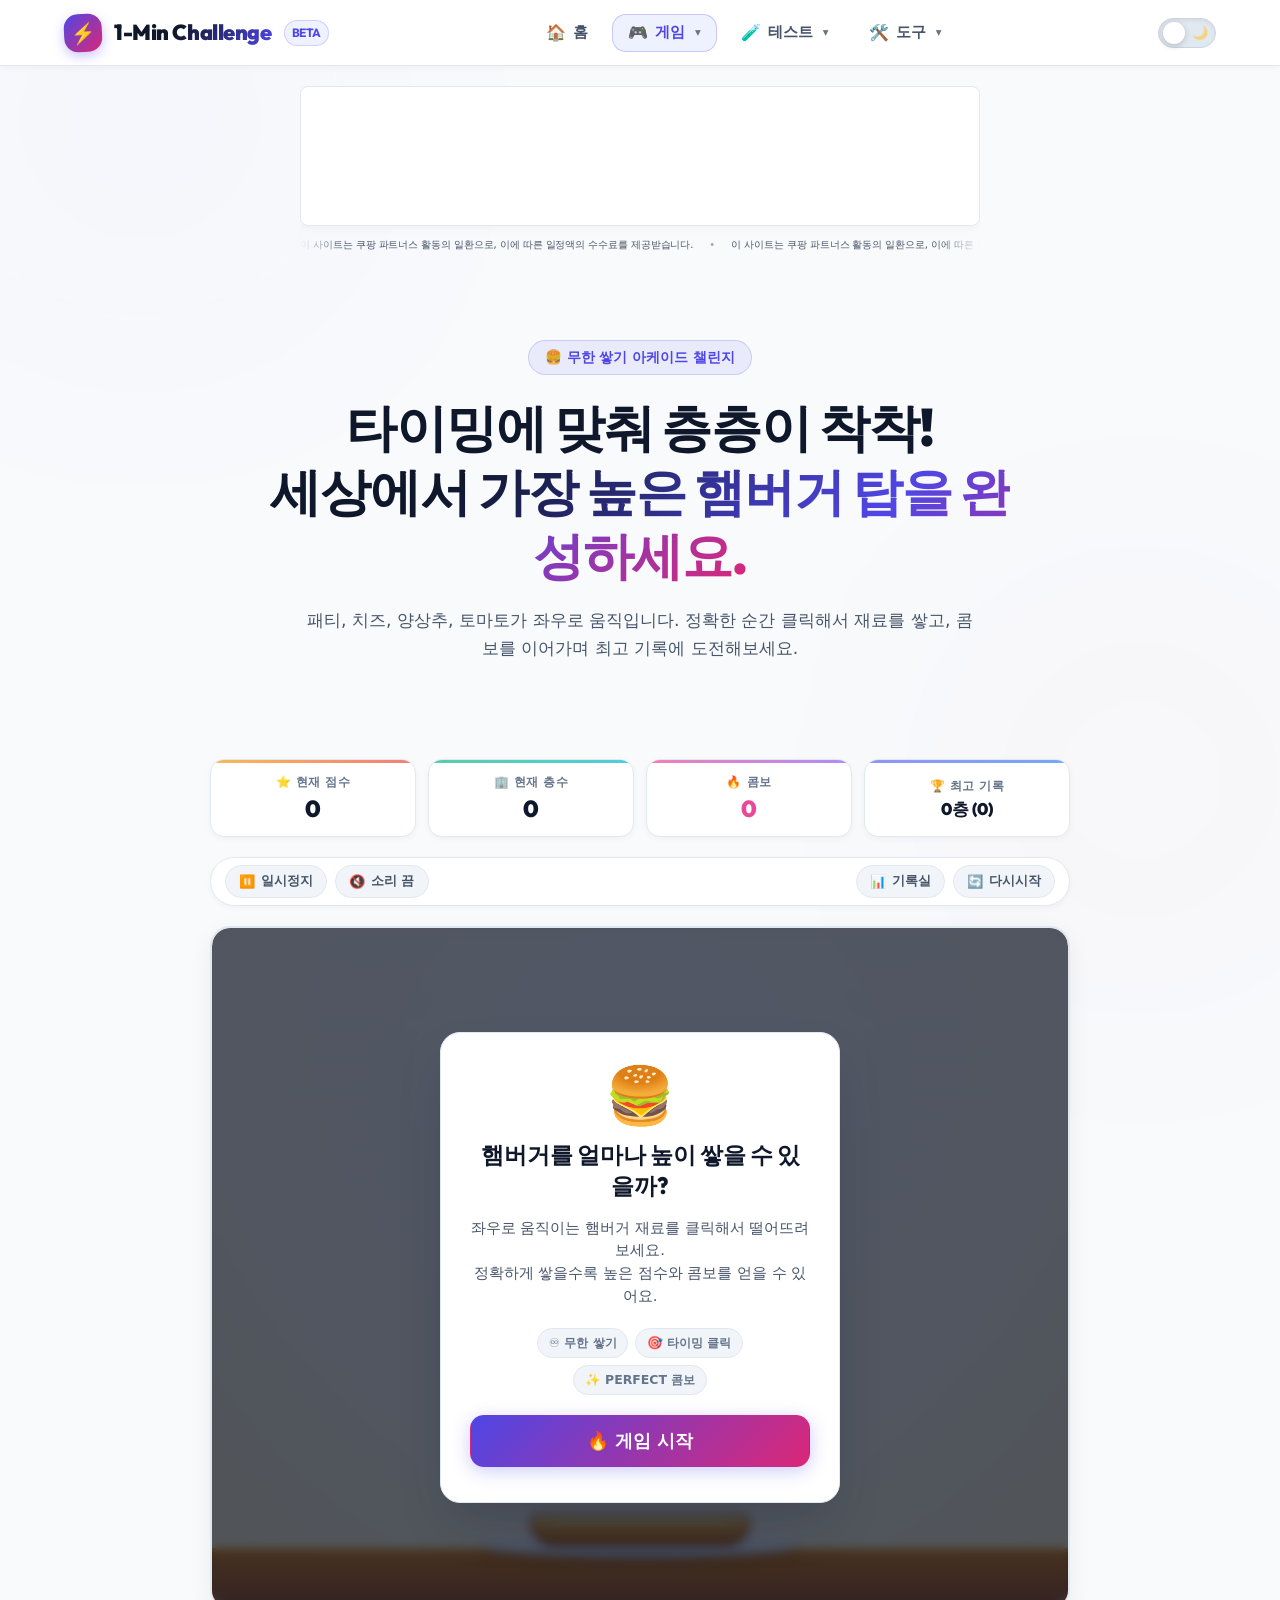
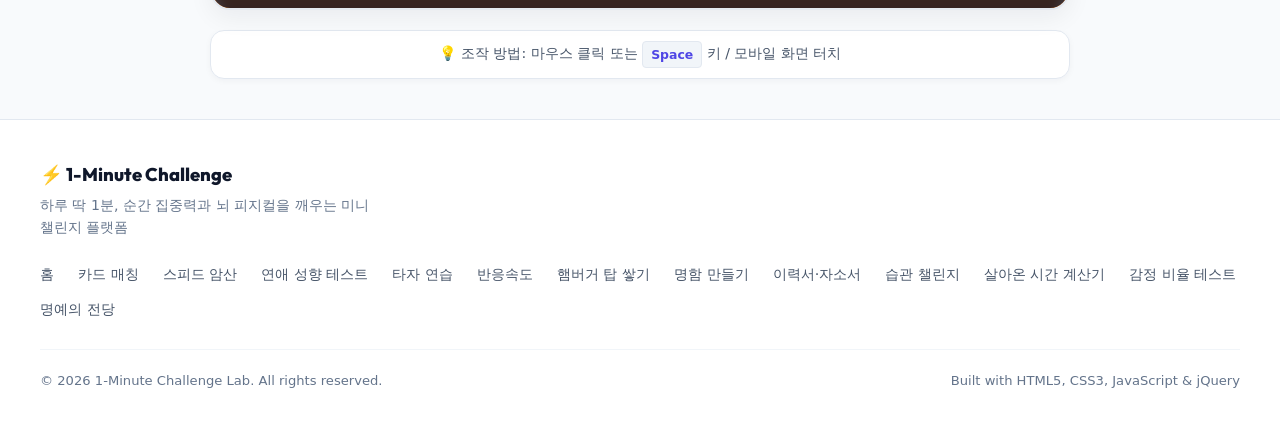
<file: page/burger-stack.html>
<!DOCTYPE html>
<html lang="ko">
<head>
  <meta charset="UTF-8">
  <meta name="viewport" content="width=device-width, initial-scale=1.0, maximum-scale=1.0, user-scalable=no">
  <title>햄버거 탑 쌓기 - 타이밍에 맞춰 층층이 착착! 무한 쌓기 아케이드 | 1-Min Challenge</title>
  <meta name="description"
    content="좌우로 움직이는 패티, 치즈, 양상추를 타이밍에 맞춰 떨어뜨려 가장 높은 햄버거 탑을 완성하세요! PERFECT 콤보 보너스와 함께 최고 기록에 도전하는 무료 웹 아케이드 게임.">
  <meta name="keywords"
    content="햄버거탑쌓기, 버거쌓기, 타워쌓기, 스택게임, 블록쌓기, 타이밍게임, 아케이드게임, 캐주얼게임, 웹게임, 1분챌린지">
  <meta name="author" content="1-Min Challenge Lab">
  <meta name="robots" content="index, follow">
  <link rel="canonical" href="https://ad-site-piyd.vercel.app/page/burger-stack.html">

  <!-- Search Engine Verification -->
  <meta name="google-site-verification" content="65lCS2e_7exXzQSDIcez0Jmi1IOFyXQUwCy4WzvH50U" />
  <meta name="naver-site-verification" content="0a78e42f016981ce15715a5b6fbfe52c24e4aae0" />

  <!-- Open Graph / Facebook / KakaoTalk -->
  <meta property="og:type" content="website">
  <meta property="og:site_name" content="1-Min Challenge (1분 챌린지)">
  <meta property="og:url" content="https://ad-site-piyd.vercel.app/page/burger-stack.html">
  <meta property="og:title" content="햄버거 탑 쌓기 - 타이밍에 맞춰 층층이 착착! 무한 쌓기 아케이드 | 1-Min Challenge">
  <meta property="og:description"
    content="움직이는 패티, 치즈, 양상추를 정확한 순간에 떨어뜨려 가장 높은 햄버거를 쌓아보세요! PERFECT 콤보와 함께 최고 기록에 도전하세요.">
  <meta property="og:image" content="https://ad-site-piyd.vercel.app/assets/images/og-image.jpg">
  <meta property="og:image:width" content="1200">
  <meta property="og:image:height" content="630">
  <meta property="og:image:alt" content="햄버거 탑 쌓기 게임 미리보기">
  <meta property="og:locale" content="ko_KR">

  <!-- Twitter Card -->
  <meta name="twitter:card" content="summary_large_image">
  <meta name="twitter:url" content="https://ad-site-piyd.vercel.app/page/burger-stack.html">
  <meta name="twitter:title" content="햄버거 탑 쌓기 - 타이밍에 맞춰 층층이 착착! 무한 쌓기 아케이드 | 1-Min Challenge">
  <meta name="twitter:description"
    content="움직이는 패티, 치즈, 양상추를 정확한 순간에 떨어뜨려 가장 높은 햄버거를 쌓아보세요! PERFECT 콤보와 함께 최고 기록에 도전하세요.">
  <meta name="twitter:image" content="https://ad-site-piyd.vercel.app/assets/images/og-image.jpg">

  <!-- Mobile & Web App Theme -->
  <meta name="theme-color" content="#f59e0b">
  <meta name="apple-mobile-web-app-capable" content="yes">
  <meta name="apple-mobile-web-app-status-bar-style" content="default">
  <meta name="apple-mobile-web-app-title" content="햄버거 탑 쌓기 - 1-Min Challenge">

  <!-- Favicon -->
  <link rel="icon"
    href="data:image/svg+xml,<svg xmlns=%22http://www.w3.org/2000/svg%22 viewBox=%220 0 100 100%22><text y=%22.9em%22 font-size=%2290%22>🍔</text></svg>">

  <!-- Structured Data (JSON-LD) -->
  <script type="application/ld+json">
  {
    "@context": "https://schema.org",
    "@type": "WebApplication",
    "name": "햄버거 탑 쌓기",
    "alternateName": "Burger Tower Stacking Game",
    "url": "https://ad-site-piyd.vercel.app/page/burger-stack.html",
    "description": "좌우로 움직이는 햄버거 재료를 타이밍에 맞춰 떨어뜨려 가장 높은 햄버거 탑을 완성하는 무한 쌓기 아케이드 게임.",
    "applicationCategory": "GameApplication",
    "operatingSystem": "All",
    "offers": {
      "@type": "Offer",
      "price": "0",
      "priceCurrency": "KRW"
    }
  }
  </script>

  <!-- Anti-flash Dark Mode Theme Initializer -->
  <script>
    (function () {
      var theme = localStorage.getItem('challenge_1min_theme') || 'light';
      if (theme === 'dark') document.documentElement.setAttribute('data-theme', 'dark');
    })();
  </script>

  <!-- Stylesheets -->
  <link rel="stylesheet" href="../assets/css/common.css">
  <link rel="stylesheet" href="../assets/css/burger-stack.css">
</head>

<body data-current-page="burger-stack" data-is-subpage="true">

  <div class="app-wrapper">
    <!-- 공통 헤더 컴포넌트 마운트 영역 -->
    <div id="header-placeholder"></div>

    <!-- 공통 쿠팡 파트너스 와이드 배너 컴포넌트 마운트 영역 -->
    <div id="coupang-banner-placeholder"></div>

    <!-- 메인 컨텐츠 영역 -->
    <main class="main-content">
      <div class="container container-md flex flex-col gap-3">

        <!-- 서브페이지 공통 히어로 -->
        <section class="subpage-hero">
          <div class="hero-badge">🍔 무한 쌓기 아케이드 챌린지</div>
          <h1 class="hero-title">
            타이밍에 맞춰 층층이 착착!<br>
            <span class="gradient-text">세상에서 가장 높은 햄버거 탑을 완성하세요.</span>
          </h1>
          <p class="hero-desc">
            패티, 치즈, 양상추, 토마토가 좌우로 움직입니다. 정확한 순간 클릭해서 재료를 쌓고, 콤보를 이어가며 최고 기록에 도전해보세요.
          </p>
        </section>

        <!-- 햄버거 게임 메인 컨테이너 -->
        <div class="burger-game-container">

          <!-- 상단 대시보드 HUD (점수, 층수, 콤보, 최고기록) -->
          <div class="burger-hud" role="region" aria-label="게임 상태 현황">
            <div class="hud-card hud-score">
              <span class="hud-label">⭐ 현재 점수</span>
              <span class="hud-value" id="curScore">0</span>
            </div>
            <div class="hud-card hud-floor">
              <span class="hud-label">🏢 현재 층수</span>
              <span class="hud-value" id="curFloor">0</span>
            </div>
            <div class="hud-card hud-combo" id="hudComboCard">
              <span class="hud-label">🔥 콤보</span>
              <span class="hud-value" id="curCombo">0</span>
            </div>
            <div class="hud-card hud-best">
              <span class="hud-label">🏆 최고 기록</span>
              <span class="hud-value" id="bestRecord" style="font-size: 1.05rem;">0층 (0)</span>
            </div>
          </div>

          <!-- 상단 조작 툴바 (일시정지, 사운드, 기록실, 재시작) -->
          <div class="burger-toolbar">
            <div class="toolbar-group">
              <button type="button" class="toolbar-btn" id="btnPause" title="게임 일시정지">
                <span>⏸️</span> <span class="btn-text">일시정지</span>
              </button>
              <button type="button" class="toolbar-btn" id="btnSoundToggle" title="효과음 켜기/끄기">
                <span>🔇</span> <span class="btn-text">소리 끔</span>
              </button>
            </div>
            <div class="toolbar-group">
              <button type="button" class="toolbar-btn" id="btnOpenHistory" title="플레이 기록실">
                <span>📊</span> <span class="btn-text">기록실</span>
              </button>
              <button type="button" class="toolbar-btn" id="btnRestart" title="게임 다시 시작">
                <span>🔄</span> <span class="btn-text">다시시작</span>
              </button>
            </div>
          </div>

          <!-- 메인 게임 아레나 -->
          <div class="burger-arena">
            <div class="burger-stage" id="burgerStage" role="application" aria-label="햄버거 탑 쌓기 게임 화면">
              <!-- 배경 장식 -->
              <div class="stage-backdrop"></div>
              <div class="stage-counter-table"></div>

              <!-- 햄버거 카메라 월드 (탑이 높아지면 아래로 이동) -->
              <div class="burger-world" id="burgerWorld">
                <div class="burger-plate" id="burgerPlate"></div>
                <div class="burger-stack-group" id="burgerStackGroup"></div>
              </div>

              <!-- 이동 중인 재료 레이어 -->
              <div class="burger-moving-layer" id="burgerMovingLayer"></div>

              <!-- 판정 및 파티클 플로팅 레이어 -->
              <div class="burger-popup-layer" id="burgerPopupLayer"></div>

              <!-- 1. 시작 준비 오버레이 -->
              <div class="stage-overlay" id="startOverlay">
                <div class="start-card">
                  <div class="start-icon">🍔</div>
                  <h2 class="start-title">햄버거를 얼마나 높이 쌓을 수 있을까?</h2>
                  <p class="start-desc">
                    좌우로 움직이는 햄버거 재료를 클릭해서 떨어뜨려보세요.<br>
                    정확하게 쌓을수록 높은 점수와 콤보를 얻을 수 있어요.
                  </p>
                  <div class="start-features">
                    <span class="feature-badge">♾️ 무한 쌓기</span>
                    <span class="feature-badge">🎯 타이밍 클릭</span>
                    <span class="feature-badge">✨ PERFECT 콤보</span>
                  </div>
                  <button type="button" class="btn btn-primary start-play-btn" id="btnStartGame">
                    <span>🔥 게임 시작</span>
                  </button>
                </div>
              </div>

              <!-- 2. 카운트다운 오버레이 -->
              <div class="stage-overlay countdown-overlay hidden" id="countdownOverlay">
                <div class="countdown-number" id="countdownNumber">3</div>
              </div>

              <!-- 3. 일시정지 오버레이 -->
              <div class="stage-overlay hidden" id="pauseOverlay">
                <div class="pause-card">
                  <h3 class="pause-title">⏸️ 게임 일시정지</h3>
                  <div class="pause-actions">
                    <button type="button" class="btn btn-primary" id="btnResume">
                      <span>▶️ 계속하기</span>
                    </button>
                    <button type="button" class="btn btn-outline" id="btnRestartFromPause">
                      <span>🔄 처음부터 다시하기</span>
                    </button>
                  </div>
                </div>
              </div>
            </div>
          </div>

          <!-- 하단 조작 가이드 안내 -->
          <div class="burger-guide-banner">
            <span>💡 조작 방법: 마우스 클릭 또는 <span class="guide-key-badge">Space</span> 키 / 모바일 화면 터치</span>
          </div>

        </div>

      </div>
    </main>

    <!-- 게임 결과 (게임 오버) 모달 -->
    <div class="modal-overlay hidden" id="resultModal" role="dialog" aria-modal="true" aria-labelledby="resModalTitle">
      <div class="modal-card">
        <button type="button" class="modal-close-btn" id="modalTopCloseResultBtn" aria-label="결과 창 닫기">✕</button>
        <div class="result-modal-header">
          <h2 class="result-modal-title" id="resModalTitle">🍔 게임 오버!</h2>
          <p class="result-modal-desc">
            이번에는 여기까지 쌓았어요. 다시 도전해서 더 높은 햄버거 탑을 만들어보세요.
          </p>
          <div class="new-record-badge hidden" id="resNewRecordBadge">
            <span>🎉 새로운 최고 기록 달성!</span>
          </div>
        </div>

        <div class="result-stats-grid">
          <div class="result-stat-box">
            <div class="stat-label-mini">최종 점수</div>
            <div class="stat-val-highlight text-primary" id="resFinalScore">0점</div>
          </div>
          <div class="result-stat-box">
            <div class="stat-label-mini">쌓은 층수</div>
            <div class="stat-val-highlight text-success" id="resFinalFloor">0층</div>
          </div>
          <div class="result-stat-box">
            <div class="stat-label-mini">최고 콤보</div>
            <div class="stat-val-highlight text-secondary" id="resMaxCombo">0 COMBO</div>
          </div>
          <div class="result-stat-box">
            <div class="stat-label-mini">PERFECT 횟수</div>
            <div class="stat-val-highlight text-warning" id="resPerfectCount">0회</div>
          </div>
          <div class="result-stat-box">
            <div class="stat-label-mini">GOOD 횟수</div>
            <div class="stat-val-highlight text-accent" id="resGoodCount">0회</div>
          </div>
          <div class="result-stat-box">
            <div class="stat-label-mini">NORMAL 횟수</div>
            <div class="stat-val-highlight text-dim" id="resNormalCount">0회</div>
          </div>
          <div class="result-stat-box">
            <div class="stat-label-mini">개인 최고 점수</div>
            <div class="stat-val-highlight text-primary" id="resBestScore">0점</div>
          </div>
          <div class="result-stat-box">
            <div class="stat-label-mini">개인 최고 층수</div>
            <div class="stat-val-highlight text-success" id="resBestFloor">0층</div>
          </div>
        </div>

        <div class="result-actions">
          <button type="button" class="btn btn-primary" id="modalRestartBtn">
            <span>🔥 다시 도전하기</span>
          </button>
          <button type="button" class="btn btn-secondary" id="modalViewHistoryBtn">
            <span>📊 내 기록 보기</span>
          </button>
          <button type="button" class="btn btn-outline" id="closeResultModalBtn">
            <span>확인 닫기</span>
          </button>
        </div>
      </div>
    </div>

    <!-- 기록실 모달 -->
    <div class="modal-overlay hidden" id="historyModal" role="dialog" aria-modal="true" aria-labelledby="histModalTitle">
      <div class="modal-card modal-card-history">
        <button type="button" class="modal-close-btn" id="modalTopCloseHistoryBtn" aria-label="기록실 닫기">✕</button>
        <div class="result-modal-header">
          <h2 class="result-modal-title" id="histModalTitle">🏆 햄버거 탑 쌓기 기록실</h2>
          <p class="result-modal-desc">
            이 기기에서 달성한 최고 기록과 최근 플레이 내역입니다.
          </p>
        </div>

        <div class="history-modal-body">
          <div class="history-summary-cards">
            <div class="history-card">
              <div class="stat-label-mini">최고 점수</div>
              <div class="stat-val-highlight text-primary" id="histBestScore">0점</div>
            </div>
            <div class="history-card">
              <div class="stat-label-mini">최고 층수</div>
              <div class="stat-val-highlight text-success" id="histBestFloor">0층</div>
            </div>
            <div class="history-card">
              <div class="stat-label-mini">총 플레이</div>
              <div class="stat-val-highlight text-secondary" id="histTotalPlays">0회</div>
            </div>
            <div class="history-card">
              <div class="stat-label-mini">총 쌓은 재료</div>
              <div class="stat-val-highlight text-warning" id="histTotalIngredients">0개</div>
            </div>
          </div>

          <div class="history-table-wrapper" id="historyTableWrapper">
            <table class="history-table">
              <thead>
                <tr>
                  <th>No</th>
                  <th>날짜</th>
                  <th>점수</th>
                  <th>층수</th>
                  <th>콤보</th>
                  <th>판정(P/G/N)</th>
                </tr>
              </thead>
              <tbody id="historyTableBody"></tbody>
            </table>
          </div>

          <div class="history-empty hidden" id="historyEmptyMessage">
            아직 저장된 플레이 기록이 없습니다. 지금 바로 도전해보세요!
          </div>

          <div class="history-footer-actions">
            <button type="button" class="btn btn-danger btn-sm" id="btnClearHistoryBtn">
              <span>🗑️ 기록 초기화</span>
            </button>
            <button type="button" class="btn btn-outline btn-sm" id="closeHistoryModalBtn">
              <span>닫기</span>
            </button>
          </div>
        </div>
      </div>
    </div>

    <!-- 공통 푸터 컴포넌트 마운트 영역 -->
    <div id="footer-placeholder"></div>
  </div>

  <!-- Scripts -->
  <!-- jQuery 3.7.1 CDN -->
  <script src="https://code.jquery.com/jquery-3.7.1.min.js"></script>
  <!-- GSAP 3.12.5 CDN -->
  <script src="https://cdnjs.cloudflare.com/ajax/libs/gsap/3.12.5/gsap.min.js"></script>
  <!-- 공통 컴포넌트 로더 & 다크모드 -->
  <script src="../assets/js/common.js"></script>
  <!-- 햄버거 탑 쌓기 로직 스크립트 -->
  <script src="../assets/js/burger-stack.js"></script>
</body>
</html>
</file>
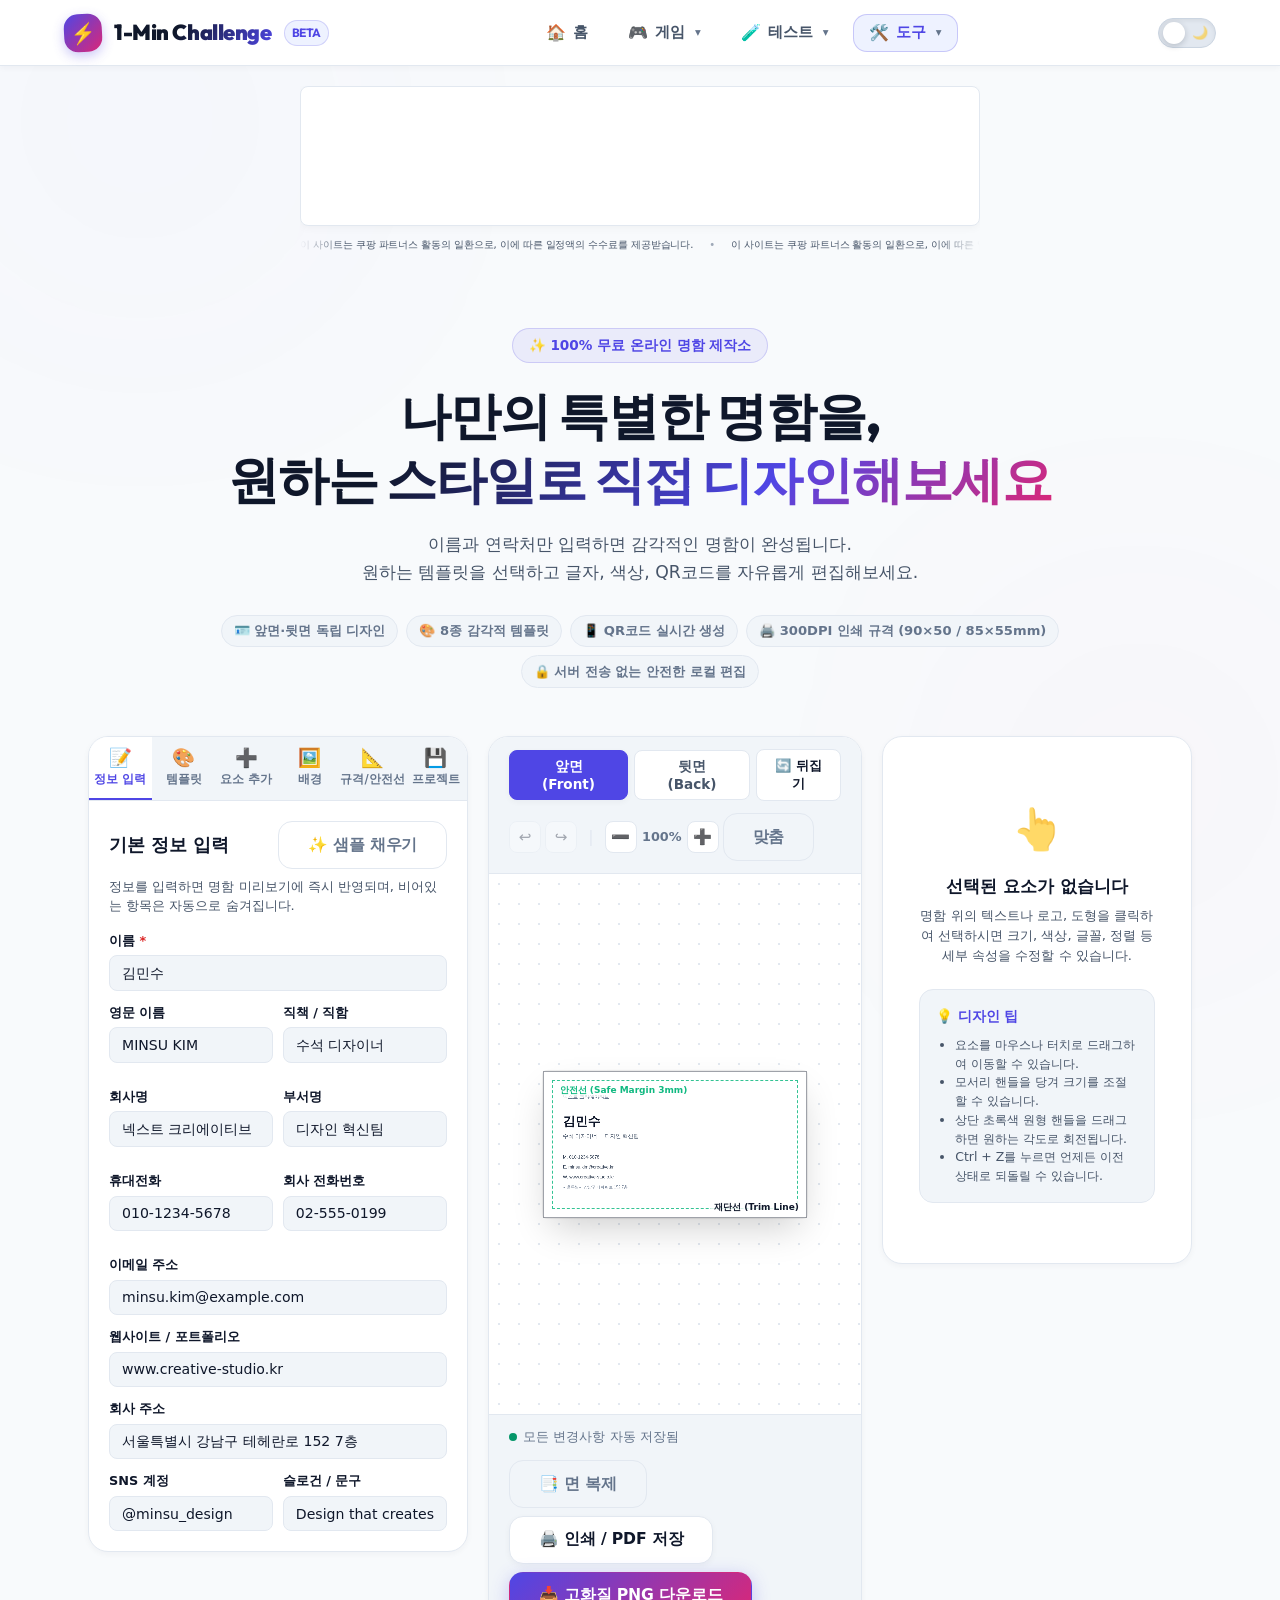
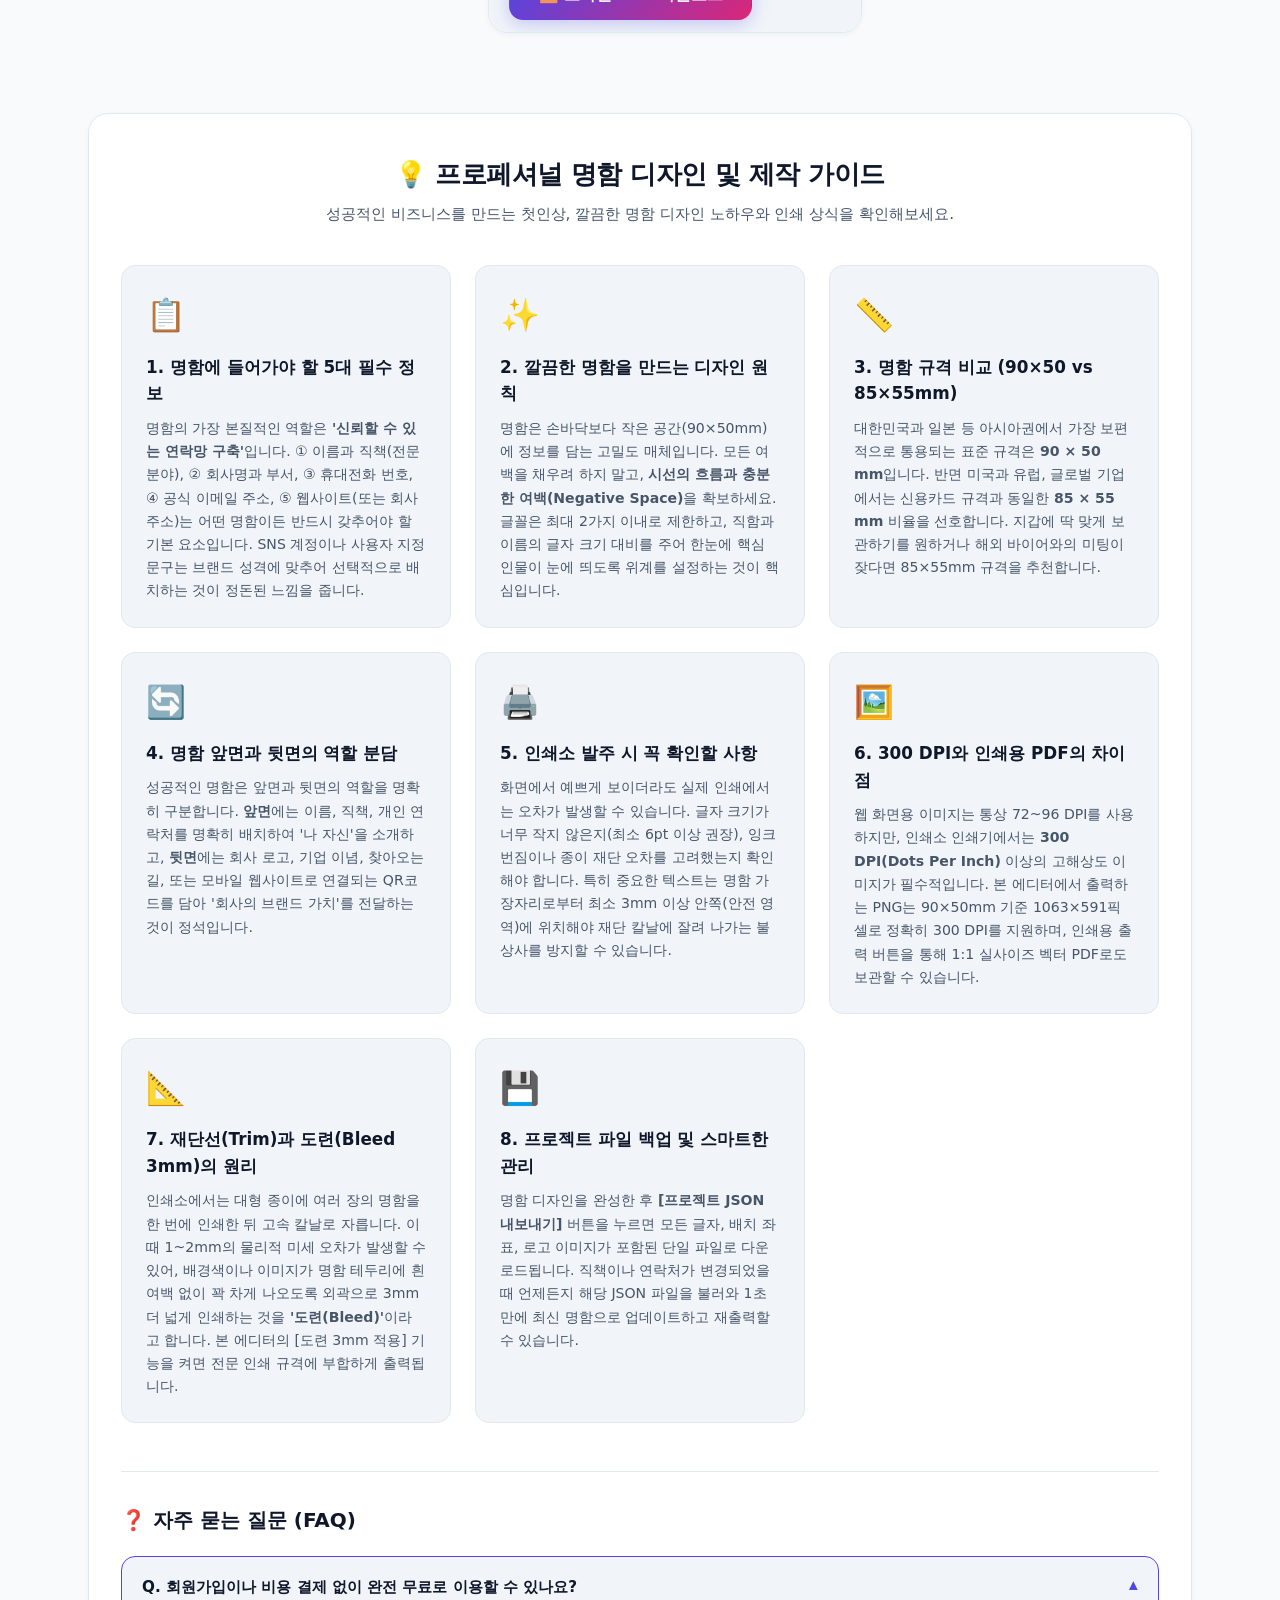
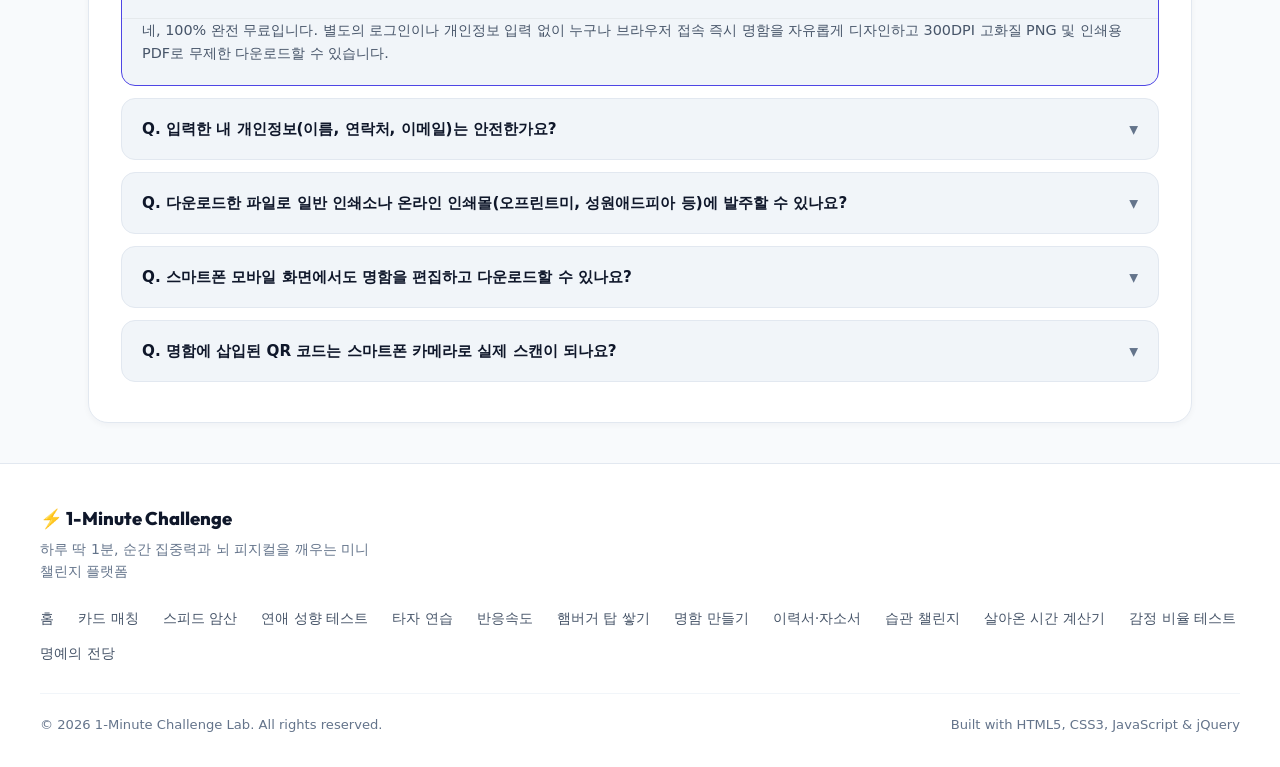
<file: page/business-card.html>
<!DOCTYPE html>
<html lang="ko">
<head>
  <!-- Google tag (gtag.js) -->
  <script async src="https://www.googletagmanager.com/gtag/js?id=G-1FTSKP6230"></script>
  <script>
    window.dataLayer = window.dataLayer || [];
    function gtag(){dataLayer.push(arguments);}
    gtag('js', new Date());

    gtag('config', 'G-1FTSKP6230');
  </script>
  <meta charset="UTF-8">
  <meta name="viewport" content="width=device-width, initial-scale=1.0">
  <title>무료 온라인 명함 만들기 - 나만의 명함을 직접 디자인해보세요 | 1-Min Challenge</title>
  <meta name="description"
    content="이름과 연락처만 입력하면 앞·뒷면 명함 즉시 완성! 8종 비즈니스 템플릿, 실시간 캔버스 편집, 로고 업로드, QR코드 생성, 300DPI 고해상도 PNG 다운로드 및 인쇄용 PDF 출력을 100% 무료로 이용하세요.">
  <meta name="keywords"
    content="명함만들기, 무료명함제작, 온라인명함, 셀프명함디자인, 명함템플릿, 비즈니스명함, QR코드명함, 명함인쇄PDF, 300DPI명함, 1분챌린지">
  <meta name="author" content="1-Min Challenge Lab">
  <meta name="robots" content="index, follow">
  <link rel="canonical" href="https://ad-site-piyd.vercel.app/page/business-card.html">

  <!-- Search Engine Verification -->
  <meta name="google-site-verification" content="65lCS2e_7exXzQSDIcez0Jmi1IOFyXQUwCy4WzvH50U" />
  <meta name="naver-site-verification" content="0a78e42f016981ce15715a5b6fbfe52c24e4aae0" />

  <!-- Open Graph / Facebook / KakaoTalk -->
  <meta property="og:type" content="website">
  <meta property="og:site_name" content="1-Min Challenge (1분 챌린지)">
  <meta property="og:url" content="https://ad-site-piyd.vercel.app/page/business-card.html">
  <meta property="og:title" content="무료 온라인 명함 만들기 - 나만의 명함을 직접 디자인해보세요 | 1-Min Challenge">
  <meta property="og:description"
    content="이름과 연락처만 입력하면 앞·뒷면 명함 즉시 완성! 8종 비즈니스 템플릿, 실시간 캔버스 편집, 로고 업로드, QR코드 생성, 300DPI 고해상도 PNG 다운로드 및 인쇄용 PDF 출력을 100% 무료로 이용하세요.">
  <meta property="og:image" content="https://ad-site-piyd.vercel.app/assets/images/og-image.jpg">
  <meta property="og:image:width" content="1200">
  <meta property="og:image:height" content="630">
  <meta property="og:image:alt" content="무료 온라인 명함 만들기 미리보기">
  <meta property="og:locale" content="ko_KR">

  <!-- Twitter Card -->
  <meta name="twitter:card" content="summary_large_image">
  <meta name="twitter:url" content="https://ad-site-piyd.vercel.app/page/business-card.html">
  <meta name="twitter:title" content="무료 온라인 명함 만들기 - 나만의 명함을 직접 디자인해보세요 | 1-Min Challenge">
  <meta name="twitter:description"
    content="이름과 연락처만 입력하면 앞·뒷면 명함 즉시 완성! 8종 비즈니스 템플릿, 실시간 캔버스 편집, 로고 업로드, QR코드 생성, 300DPI 고해상도 PNG 다운로드 및 인쇄용 PDF 출력을 100% 무료로 이용하세요.">
  <meta name="twitter:image" content="https://ad-site-piyd.vercel.app/assets/images/og-image.jpg">

  <!-- Mobile & Web App Theme -->
  <meta name="theme-color" content="#4f46e5">
  <meta name="apple-mobile-web-app-capable" content="yes">
  <meta name="apple-mobile-web-app-status-bar-style" content="default">
  <meta name="apple-mobile-web-app-title" content="명함 만들기 - 1-Min Challenge">

  <!-- Favicon -->
  <link rel="icon"
    href="data:image/svg+xml,<svg xmlns=%22http://www.w3.org/2000/svg%22 viewBox=%220 0 100 100%22><text y=%22.9em%22 font-size=%2290%22>🪪</text></svg>">

  <!-- Structured Data (JSON-LD) -->
  <script type="application/ld+json">
  {
    "@context": "https://schema.org",
    "@type": "WebApplication",
    "name": "무료 온라인 명함 만들기",
    "alternateName": "Business Card Maker",
    "url": "https://ad-site-piyd.vercel.app/page/business-card.html",
    "description": "이름과 연락처만 입력하면 앞·뒷면 명함 즉시 완성! 8종 비즈니스 템플릿, 실시간 캔버스 편집, 로고 업로드, QR코드 생성, 300DPI 고해상도 PNG 다운로드 및 인쇄용 PDF 출력을 100% 무료로 이용하세요.",
    "applicationCategory": "DesignApplication",
    "operatingSystem": "All",
    "offers": {
      "@type": "Offer",
      "price": "0",
      "priceCurrency": "KRW"
    }
  }
  </script>

  <!-- Anti-flash Dark Mode Initializer -->
  <script>
    (function() {
      var theme = localStorage.getItem('challenge_1min_theme') || 'light';
      if (theme === 'dark') document.documentElement.setAttribute('data-theme', 'dark');
    })();
  </script>

  <!-- Google Web Fonts for Business Card Typography -->
  <link rel="preconnect" href="https://fonts.googleapis.com">
  <link rel="preconnect" href="https://fonts.gstatic.com" crossorigin>
  <link href="https://fonts.googleapis.com/css2?family=Gowun+Batang:wght@400;700&family=Montserrat:wght@400;600;700;900&family=Noto+Sans+KR:wght@300;400;500;700;900&family=Playfair+Display:ital,wght@0,600;0,800;1,400&display=swap" rel="stylesheet">

  <!-- Stylesheets -->
  <link rel="stylesheet" href="../assets/css/common.css">
  <link rel="stylesheet" href="../assets/css/business-card.css">
</head>
<body data-current-page="business-card" data-is-subpage="true">

  <div class="app-wrapper">
    <!-- 공통 헤더 컴포넌트 마운트 영역 -->
    <div id="header-placeholder"></div>

    <!-- 공통 쿠팡 파트너스 와이드 배너 컴포넌트 마운트 영역 -->
    <div id="coupang-banner-placeholder"></div>

    <!-- 메인 컨텐츠 영역 -->
    <main class="main-content">
      <div class="container container-fluid flex flex-col gap-4">

        <!-- 페이지 헤더 -->
        <header class="subpage-hero card-hero-header">
          <div class="hero-badge">
            <span>✨ 100% 무료 온라인 명함 제작소</span>
          </div>
          <h1 class="hero-title">
            나만의 특별한 명함을,<br>
            <span class="gradient-text">원하는 스타일로 직접 디자인해보세요</span>
          </h1>
          <p class="hero-desc">
            이름과 연락처만 입력하면 감각적인 명함이 완성됩니다.<br>
            원하는 템플릿을 선택하고 글자, 색상, QR코드를 자유롭게 편집해보세요.
          </p>

          <div class="card-feature-pills">
            <span class="pill-item">🪪 앞면·뒷면 독립 디자인</span>
            <span class="pill-item">🎨 8종 감각적 템플릿</span>
            <span class="pill-item">📱 QR코드 실시간 생성</span>
            <span class="pill-item">🖨️ 300DPI 인쇄 규격 (90×50 / 85×55mm)</span>
            <span class="pill-item">🔒 서버 전송 없는 안전한 로컬 편집</span>
          </div>
        </header>

        <!-- 자동 저장 복원 안내 배너 (이전 작업 감지 시 노출) -->
        <div id="autosaveBanner" class="autosave-notice-banner" style="display: none;">
          <div class="banner-content">
            <span class="banner-icon">💾</span>
            <div class="banner-text">
              <strong>이전에 편집하던 작업이 있습니다.</strong>
              <p>마지막 자동 저장된 명함 디자인을 이어서 편집하시겠습니까?</p>
            </div>
          </div>
          <div class="banner-actions">
            <button type="button" class="btn btn-primary btn-sm" id="btnResumeAutosave">
              <span>이어서 편집</span>
            </button>
            <button type="button" class="btn btn-outline btn-sm" id="btnDiscardAutosave">
              <span>새로 시작</span>
            </button>
          </div>
        </div>

        <!-- 3-컬럼 메인 에디터 워크스페이스 -->
        <div class="card-editor-workspace">

          <!-- 1. 좌측 툴 패널 (입력 폼 / 템플릿 / 요소 추가 / 배경 / 규격 / 프로젝트) -->
          <aside class="editor-tools-pane" aria-label="명함 편집 도구">
            <!-- 탭 네비게이션 -->
            <nav class="tool-tabs" role="tablist">
              <button type="button" class="tool-tab-btn active" data-tab="info" role="tab" aria-selected="true" title="명함 기본 정보 입력">
                <span class="tab-icon">📝</span>
                <span class="tab-label">정보 입력</span>
              </button>
              <button type="button" class="tool-tab-btn" data-tab="templates" role="tab" aria-selected="false" title="8종 템플릿 선택">
                <span class="tab-icon">🎨</span>
                <span class="tab-label">템플릿</span>
              </button>
              <button type="button" class="tool-tab-btn" data-tab="elements" role="tab" aria-selected="false" title="텍스트, 도형, 로고, QR 추가">
                <span class="tab-icon">➕</span>
                <span class="tab-label">요소 추가</span>
              </button>
              <button type="button" class="tool-tab-btn" data-tab="background" role="tab" aria-selected="false" title="명함 배경색 및 그라데이션">
                <span class="tab-icon">🖼️</span>
                <span class="tab-label">배경</span>
              </button>
              <button type="button" class="tool-tab-btn" data-tab="settings" role="tab" aria-selected="false" title="규격 및 인쇄 가이드">
                <span class="tab-icon">📐</span>
                <span class="tab-label">규격/안전선</span>
              </button>
              <button type="button" class="tool-tab-btn" data-tab="project" role="tab" aria-selected="false" title="작업 저장 및 불러오기">
                <span class="tab-icon">💾</span>
                <span class="tab-label">프로젝트</span>
              </button>
            </nav>

            <!-- 탭 컨텐츠 영역 -->
            <div class="tool-tab-contents">

              <!-- TAB 1: 기본 정보 입력 -->
              <section id="tab-info" class="tab-panel active">
                <div class="panel-header">
                  <h3>기본 정보 입력</h3>
                  <button type="button" class="btn btn-outline btn-xs" id="btnFillSampleInfo" title="샘플 데이터로 채워보기">
                    <span>✨ 샘플 채우기</span>
                  </button>
                </div>
                <p class="panel-tip">정보를 입력하면 명함 미리보기에 즉시 반영되며, 비어있는 항목은 자동으로 숨겨집니다.</p>

                <form id="cardInfoForm" class="info-form" onsubmit="return false;">
                  <div class="form-group">
                    <label for="inputName">이름 <span class="required">*</span></label>
                    <input type="text" id="inputName" class="form-control" placeholder="예: 김민수" value="김민수" required>
                  </div>

                  <div class="form-row">
                    <div class="form-group flex-1">
                      <label for="inputNameEn">영문 이름</label>
                      <input type="text" id="inputNameEn" class="form-control" placeholder="예: MINSU KIM" value="MINSU KIM">
                    </div>
                    <div class="form-group flex-1">
                      <label for="inputTitle">직책 / 직함</label>
                      <input type="text" id="inputTitle" class="form-control" placeholder="예: 수석 디자이너 / 팀장" value="수석 디자이너">
                    </div>
                  </div>

                  <div class="form-row">
                    <div class="form-group flex-1">
                      <label for="inputCompany">회사명</label>
                      <input type="text" id="inputCompany" class="form-control" placeholder="예: 넥스트 디자인 랩" value="넥스트 크리에이티브">
                    </div>
                    <div class="form-group flex-1">
                      <label for="inputDept">부서명</label>
                      <input type="text" id="inputDept" class="form-control" placeholder="예: 디자인 전략팀" value="디자인 혁신팀">
                    </div>
                  </div>

                  <div class="form-row">
                    <div class="form-group flex-1">
                      <label for="inputPhone">휴대전화</label>
                      <input type="tel" id="inputPhone" class="form-control" placeholder="예: 010-1234-5678" value="010-1234-5678">
                    </div>
                    <div class="form-group flex-1">
                      <label for="inputTel">회사 전화번호</label>
                      <input type="tel" id="inputTel" class="form-control" placeholder="예: 02-555-0199" value="02-555-0199">
                    </div>
                  </div>

                  <div class="form-group">
                    <label for="inputEmail">이메일 주소</label>
                    <input type="email" id="inputEmail" class="form-control" placeholder="예: hello@example.com" value="minsu.kim@example.com">
                  </div>

                  <div class="form-group">
                    <label for="inputWebsite">웹사이트 / 포트폴리오</label>
                    <input type="text" id="inputWebsite" class="form-control" placeholder="예: www.example.com" value="www.creative-studio.kr">
                  </div>

                  <div class="form-group">
                    <label for="inputAddress">회사 주소</label>
                    <input type="text" id="inputAddress" class="form-control" placeholder="예: 서울특별시 강남구 테헤란로 152 7층" value="서울특별시 강남구 테헤란로 152 7층">
                  </div>

                  <div class="form-row">
                    <div class="form-group flex-1">
                      <label for="inputSns">SNS 계정</label>
                      <input type="text" id="inputSns" class="form-control" placeholder="예: @minsu_design" value="@minsu_design">
                    </div>
                    <div class="form-group flex-1">
                      <label for="inputTagline">슬로건 / 문구</label>
                      <input type="text" id="inputTagline" class="form-control" placeholder="예: 가치를 디자인합니다" value="Design that creates meaningful moments">
                    </div>
                  </div>
                </form>
              </section>

              <!-- TAB 2: 명함 템플릿 8종 -->
              <section id="tab-templates" class="tab-panel">
                <div class="panel-header">
                  <h3>템플릿 선택 (8종)</h3>
                </div>
                <p class="panel-tip">원하는 템플릿을 클릭하면 현재 입력한 정보가 새로운 디자인으로 즉시 반영됩니다.</p>

                <div class="template-grid" id="templateGrid">
                  <!-- T1 -->
                  <div class="template-card active" data-template-id="t1">
                    <div class="tpl-thumb tpl-thumb-1">
                      <div class="mini-card-preview">
                        <div class="mini-bar"></div>
                        <div class="mini-text-name">김민수</div>
                        <div class="mini-text-sub">UX Designer</div>
                        <div class="mini-contact-dots"></div>
                      </div>
                    </div>
                    <div class="tpl-info">
                      <span class="tpl-num">TEMPLATE 01</span>
                      <strong class="tpl-title">미니멀 화이트</strong>
                      <span class="tpl-desc">깔끔한 여백과 신뢰감의 비즈니스 표준</span>
                    </div>
                  </div>

                  <!-- T2 -->
                  <div class="template-card" data-template-id="t2">
                    <div class="tpl-thumb tpl-thumb-2">
                      <div class="mini-card-preview dark-card">
                        <div class="mini-gold-badge"></div>
                        <div class="mini-text-name gold">김민수</div>
                        <div class="mini-text-sub">Art Director</div>
                        <div class="mini-contact-dots gold"></div>
                      </div>
                    </div>
                    <div class="tpl-info">
                      <span class="tpl-num">TEMPLATE 02</span>
                      <strong class="tpl-title">모던 블랙</strong>
                      <span class="tpl-desc">골드 포인트와 묵직한 프리미엄 감성</span>
                    </div>
                  </div>

                  <!-- T3 -->
                  <div class="template-card" data-template-id="t3">
                    <div class="tpl-thumb tpl-thumb-3">
                      <div class="mini-card-preview">
                        <div class="mini-blue-header"></div>
                        <div class="mini-text-name">김민수</div>
                        <div class="mini-text-sub blue">Finance / Tech</div>
                        <div class="mini-contact-dots"></div>
                      </div>
                    </div>
                    <div class="tpl-info">
                      <span class="tpl-num">TEMPLATE 03</span>
                      <strong class="tpl-title">블루 비즈니스</strong>
                      <span class="tpl-desc">전문성과 스마트함을 강조하는 네이비 블루</span>
                    </div>
                  </div>

                  <!-- T4 -->
                  <div class="template-card" data-template-id="t4">
                    <div class="tpl-thumb tpl-thumb-4">
                      <div class="mini-card-preview beige-card">
                        <div class="mini-serif-name">김민수</div>
                        <div class="mini-text-sub brown">Atelier &amp; Cafe</div>
                        <div class="mini-line-brown"></div>
                      </div>
                    </div>
                    <div class="tpl-info">
                      <span class="tpl-num">TEMPLATE 04</span>
                      <strong class="tpl-title">감성 베이지</strong>
                      <span class="tpl-desc">따뜻한 오트밀 톤과 명조 서체의 부드러움</span>
                    </div>
                  </div>

                  <!-- T5 -->
                  <div class="template-card" data-template-id="t5">
                    <div class="tpl-thumb tpl-thumb-5">
                      <div class="mini-card-preview">
                        <div class="mini-corner-shape"></div>
                        <div class="mini-text-name bold">김민수</div>
                        <div class="mini-text-sub violet">Creative Agency</div>
                      </div>
                    </div>
                    <div class="tpl-info">
                      <span class="tpl-num">TEMPLATE 05</span>
                      <strong class="tpl-title">크리에이티브 컬러</strong>
                      <span class="tpl-desc">선명한 바이올렛 &amp; 코랄 기하학 디자인</span>
                    </div>
                  </div>

                  <!-- T6 -->
                  <div class="template-card" data-template-id="t6">
                    <div class="tpl-thumb tpl-thumb-6">
                      <div class="mini-card-preview vertical-card">
                        <div class="mini-vert-name">김민수</div>
                        <div class="mini-vert-line"></div>
                        <div class="mini-vert-sub">Photo / Studio</div>
                      </div>
                    </div>
                    <div class="tpl-info">
                      <span class="tpl-num">TEMPLATE 06</span>
                      <strong class="tpl-title">세로형 명함</strong>
                      <span class="tpl-desc">독특하고 시선을 끄는 세로 방향 레이아웃</span>
                    </div>
                  </div>

                  <!-- T7 -->
                  <div class="template-card" data-template-id="t7">
                    <div class="tpl-thumb tpl-thumb-7">
                      <div class="mini-card-preview gradient-card">
                        <div class="mini-text-name glow">김민수</div>
                        <div class="mini-text-sub cyan">IT / Startup</div>
                        <div class="mini-qr-box"></div>
                      </div>
                    </div>
                    <div class="tpl-info">
                      <span class="tpl-num">TEMPLATE 07</span>
                      <strong class="tpl-title">그라데이션 모던</strong>
                      <span class="tpl-desc">신비롭고 세련된 다크 사이버 그라데이션</span>
                    </div>
                  </div>

                  <!-- T8 -->
                  <div class="template-card" data-template-id="t8">
                    <div class="tpl-thumb tpl-thumb-8">
                      <div class="mini-card-preview classic-card">
                        <div class="mini-double-border"></div>
                        <div class="mini-text-name serif">김민수</div>
                        <div class="mini-text-sub gold">Consultant</div>
                      </div>
                    </div>
                    <div class="tpl-info">
                      <span class="tpl-num">TEMPLATE 08</span>
                      <strong class="tpl-title">클래식 프리미엄</strong>
                      <span class="tpl-desc">더블 골드 라인과 정통 클래식 세리프</span>
                    </div>
                  </div>
                </div>
              </section>

              <!-- TAB 3: 요소 추가 (텍스트, 도형, 이미지/로고, QR코드) -->
              <section id="tab-elements" class="tab-panel">
                <div class="panel-header">
                  <h3>요소 추가</h3>
                </div>
                <p class="panel-tip">텍스트, 도형, 내 로고 이미지 또는 실시간 QR코드를 명함에 자유롭게 배치하세요.</p>

                <!-- 1) 텍스트 추가 -->
                <div class="element-subgroup">
                  <div class="subgroup-title">✏️ 텍스트 추가</div>
                  <div class="button-group-row">
                    <button type="button" class="btn btn-outline btn-sm flex-1" id="btnAddHeadingText">
                      <span>+ 큰 제목</span>
                    </button>
                    <button type="button" class="btn btn-outline btn-sm flex-1" id="btnAddBodyText">
                      <span>+ 본문 텍스트</span>
                    </button>
                    <button type="button" class="btn btn-outline btn-sm flex-1" id="btnAddLabelText">
                      <span>+ 작은 라벨</span>
                    </button>
                  </div>
                </div>

                <!-- 2) 도형 추가 -->
                <div class="element-subgroup">
                  <div class="subgroup-title">🔷 도형 &amp; 라인 추가</div>
                  <div class="button-group-row">
                    <button type="button" class="btn btn-outline btn-sm flex-1" id="btnAddRectShape">
                      <span>🔲 사각형</span>
                    </button>
                    <button type="button" class="btn btn-outline btn-sm flex-1" id="btnAddCircleShape">
                      <span>⚪ 원형</span>
                    </button>
                    <button type="button" class="btn btn-outline btn-sm flex-1" id="btnAddLineShape">
                      <span>➖ 구분선</span>
                    </button>
                  </div>
                </div>

                <!-- 3) 로고 / 이미지 업로드 -->
                <div class="element-subgroup">
                  <div class="subgroup-title">🖼️ 내 회사 로고 / 이미지 업로드</div>
                  <div class="upload-dropzone" id="logoDropzone">
                    <input type="file" id="logoFileInput" accept="image/png,image/jpeg,image/webp,image/svg+xml" style="display: none;">
                    <div class="dropzone-inner" onclick="document.getElementById('logoFileInput').click();">
                      <span class="upload-icon">📁</span>
                      <p class="upload-msg"><strong>로고 이미지 파일 선택</strong> 또는 여기로 드래그</p>
                      <span class="upload-hint">PNG, JPG, WEBP, SVG 지원 (최대 10MB)</span>
                    </div>
                  </div>
                </div>

                <!-- 4) QR 코드 생성 및 삽입 -->
                <div class="element-subgroup">
                  <div class="subgroup-title">📱 실시간 스캔용 QR코드 삽입</div>
                  <div class="qr-creator-box">
                    <div class="form-group">
                      <label for="inputQrContent">QR코드 연결 주소 또는 텍스트</label>
                      <input type="text" id="inputQrContent" class="form-control form-control-sm" placeholder="https:// 또는 전화번호, 이메일" value="https://example.com">
                    </div>
                    <div class="qr-color-options">
                      <div class="color-field">
                        <span>코드 색상:</span>
                        <input type="color" id="inputQrColorDark" value="#000000">
                      </div>
                      <div class="color-field">
                        <span>배경 색상:</span>
                        <input type="color" id="inputQrColorLight" value="#ffffff">
                      </div>
                    </div>
                    <button type="button" class="btn btn-primary btn-sm btn-block" id="btnAddQrCode">
                      <span>📲 QR코드 명함에 추가</span>
                    </button>
                  </div>
                </div>
              </section>

              <!-- TAB 4: 배경 디자인 편집 -->
              <section id="tab-background" class="tab-panel">
                <div class="panel-header">
                  <h3>배경 디자인 편집</h3>
                </div>
                <p class="panel-tip">현재 선택된 면(<span id="bgCurrentSideLabel" class="text-primary font-bold">앞면</span>)의 배경을 설정합니다.</p>

                <!-- 배경 타입 선택 -->
                <div class="bg-type-selector">
                  <label class="radio-label">
                    <input type="radio" name="bgTypeRadio" value="solid" checked>
                    <span>단색 배경</span>
                  </label>
                  <label class="radio-label">
                    <input type="radio" name="bgTypeRadio" value="gradient">
                    <span>그라데이션</span>
                  </label>
                  <label class="radio-label">
                    <input type="radio" name="bgTypeRadio" value="image">
                    <span>배경 이미지</span>
                  </label>
                </div>

                <!-- 1) 단색 배경 -->
                <div id="bgSolidSection" class="bg-sub-section">
                  <div class="form-group">
                    <label>단색 컬러 선택</label>
                    <div class="color-input-wrapper">
                      <input type="color" id="inputBgSolidColor" value="#ffffff">
                      <input type="text" id="inputBgSolidHex" class="form-control form-control-sm" value="#ffffff">
                    </div>
                  </div>
                  <div class="preset-colors">
                    <span class="preset-title">추천 비즈니스 컬러:</span>
                    <div class="palette-swatches">
                      <button type="button" class="swatch" style="background: #ffffff;" data-color="#ffffff" title="퓨어 화이트"></button>
                      <button type="button" class="swatch" style="background: #f8fafc;" data-color="#f8fafc" title="소프트 화이트"></button>
                      <button type="button" class="swatch" style="background: #f1f5f9;" data-color="#f1f5f9" title="라이트 그레이"></button>
                      <button type="button" class="swatch" style="background: #0f172a;" data-color="#0f172a" title="옵시디언 블랙"></button>
                      <button type="button" class="swatch" style="background: #1e3a8a;" data-color="#1e3a8a" title="네이비 블루"></button>
                      <button type="button" class="swatch" style="background: #064e3b;" data-color="#064e3b" title="포레스트 그린"></button>
                      <button type="button" class="swatch" style="background: #f7f4ee;" data-color="#f7f4ee" title="어반 베이지"></button>
                      <button type="button" class="swatch" style="background: #4c1d95;" data-color="#4c1d95" title="딥 바이올렛"></button>
                    </div>
                  </div>
                </div>

                <!-- 2) 그라데이션 배경 -->
                <div id="bgGradientSection" class="bg-sub-section" style="display: none;">
                  <div class="form-row">
                    <div class="form-group flex-1">
                      <label>시작 색상</label>
                      <div class="color-input-wrapper">
                        <input type="color" id="inputGradColor1" value="#0f172a">
                        <input type="text" id="inputGradHex1" class="form-control form-control-sm" value="#0f172a">
                      </div>
                    </div>
                    <div class="form-group flex-1">
                      <label>끝 색상</label>
                      <div class="color-input-wrapper">
                        <input type="color" id="inputGradColor2" value="#312e81">
                        <input type="text" id="inputGradHex2" class="form-control form-control-sm" value="#312e81">
                      </div>
                    </div>
                  </div>
                  <div class="form-group">
                    <label>방향 각도: <strong id="gradAngleDisplay">135°</strong></label>
                    <div class="angle-grid">
                      <button type="button" class="btn btn-outline btn-xs btn-angle" data-angle="0">0° (수직)</button>
                      <button type="button" class="btn btn-outline btn-xs btn-angle" data-angle="45">45°</button>
                      <button type="button" class="btn btn-outline btn-xs btn-angle" data-angle="90">90° (수평)</button>
                      <button type="button" class="btn btn-outline btn-xs btn-angle active" data-angle="135">135° (대각선)</button>
                      <button type="button" class="btn btn-outline btn-xs btn-angle" data-angle="180">180°</button>
                      <button type="button" class="btn btn-outline btn-xs btn-angle" data-angle="270">270°</button>
                    </div>
                  </div>
                </div>

                <!-- 3) 배경 이미지 -->
                <div id="bgImageSection" class="bg-sub-section" style="display: none;">
                  <div class="upload-dropzone">
                    <input type="file" id="bgFileInput" accept="image/png,image/jpeg,image/webp" style="display: none;">
                    <div class="dropzone-inner" onclick="document.getElementById('bgFileInput').click();">
                      <span class="upload-icon">🖼️</span>
                      <p class="upload-msg">배경 사진 파일 업로드</p>
                      <span class="upload-hint">명함 비율에 맞춰 자동 배치됩니다</span>
                    </div>
                  </div>
                  <button type="button" class="btn btn-outline btn-xs btn-block mt-2" id="btnRemoveBgImage" style="display: none;">
                    배경 이미지 제거
                  </button>
                </div>
              </section>

              <!-- TAB 5: 규격 & 인쇄 안전선 설정 -->
              <section id="tab-settings" class="tab-panel">
                <div class="panel-header">
                  <h3>명함 규격 &amp; 인쇄 안전선</h3>
                </div>
                <p class="panel-tip">실제 명함 인쇄 규격을 선택하고, 재단선 및 안전 영역 가이드를 설정하세요.</p>

                <!-- 명함 규격 선택 -->
                <div class="form-group">
                  <label>명함 크기 규격</label>
                  <div class="spec-selector-boxes">
                    <div class="spec-box active" data-spec="90x50">
                      <strong>90 × 50 mm</strong>
                      <span>국내 및 아시아 표준 (가장 대중적)</span>
                      <small class="spec-px">약 1063 × 591 px (300 DPI)</small>
                    </div>
                    <div class="spec-box" data-spec="85x55">
                      <strong>85 × 55 mm</strong>
                      <span>유럽 및 글로벌 표준 (신용카드 비율)</span>
                      <small class="spec-px">약 1004 × 650 px (300 DPI)</small>
                    </div>
                  </div>
                </div>

                <!-- 가로/세로 방향 전환 -->
                <div class="form-group">
                  <label>명함 방향</label>
                  <div class="button-group-row orientation-btn-group">
                    <button type="button" class="btn btn-outline btn-sm flex-1 active" id="btnOrientationLandscape">
                      <span>가로형 (Landscape)</span>
                    </button>
                    <button type="button" class="btn btn-outline btn-sm flex-1" id="btnOrientationPortrait">
                      <span>세로형 (Portrait)</span>
                    </button>
                  </div>
                </div>

                <!-- 도련 및 가이드라인 스위치 -->
                <div class="guide-switches-box">
                  <div class="switch-row">
                    <div>
                      <strong>인쇄 안전 영역 및 재단선 가이드 표시</strong>
                      <p>편집 화면에서 잘림 방지 안전선과 재단 기준선을 표시합니다.</p>
                    </div>
                    <label class="toggle-switch">
                      <input type="checkbox" id="chkShowGuides" checked>
                      <span class="toggle-slider"></span>
                    </label>
                  </div>

                  <div class="switch-row">
                    <div>
                      <strong>인쇄용 도련 (Bleed 3mm) 적용</strong>
                      <p>인쇄소 재단 오차를 방지하기 위해 외곽으로 3mm 여백을 확장합니다.</p>
                    </div>
                    <label class="toggle-switch">
                      <input type="checkbox" id="chkApplyBleed">
                      <span class="toggle-slider"></span>
                    </label>
                  </div>
                </div>

                <div class="guide-legend-box">
                  <div class="legend-item"><span class="legend-dot dot-bleed"></span> 빨간 점선: 도련선 (+3mm 외곽)</div>
                  <div class="legend-item"><span class="legend-dot dot-trim"></span> 실선 테두리: 실제 완성 재단선 (Trim)</div>
                  <div class="legend-item"><span class="legend-dot dot-safe"></span> 초록 점선: 안전 영역 (텍스트 권장 영역, 안쪽 3mm)</div>
                </div>
              </section>

              <!-- TAB 6: 프로젝트 관리 (저장/불러오기/JSON) -->
              <section id="tab-project" class="tab-panel">
                <div class="panel-header">
                  <h3>작업 프로젝트 관리</h3>
                </div>
                <p class="panel-tip">작업 내용을 브라우저에 저장하거나, JSON 백업 파일로 내보내어 나중에 언제든 다시 불러올 수 있습니다.</p>

                <div class="project-actions-list">
                  <button type="button" class="btn btn-primary btn-block" id="btnSaveProject">
                    <span>💾 현재 명함 프로젝트 저장</span>
                  </button>
                  <button type="button" class="btn btn-outline btn-block" id="btnOpenProjectsModal">
                    <span>📂 저장된 프로젝트 열기 (<span id="savedProjectCount">0</span>/10)</span>
                  </button>
                  <hr class="panel-divider">
                  <button type="button" class="btn btn-secondary btn-block" id="btnExportJson">
                    <span>📥 프로젝트 파일 (.json) 내보내기</span>
                  </button>
                  <label class="btn btn-outline btn-block file-btn-label">
                    <span>📤 프로젝트 파일 (.json) 가져오기</span>
                    <input type="file" id="jsonFileInput" accept=".json" style="display: none;">
                  </label>
                  <hr class="panel-divider">
                  <button type="button" class="btn btn-outline btn-block text-danger border-danger" id="btnResetAll">
                    <span>🔄 새 명함 만들기 (초기화)</span>
                  </button>
                </div>
              </section>

            </div>
          </aside>

          <!-- 2. 중앙 캔버스 편집 스튜디오 -->
          <main class="editor-canvas-pane" aria-label="명함 실시간 캔버스 편집 영역">

            <!-- 캔버스 상단 툴바 -->
            <div class="canvas-top-bar">
              <!-- 앞면 / 뒷면 탭 -->
              <div class="side-selector-tabs">
                <button type="button" class="side-tab-btn active" id="btnSideFront">
                  <span>앞면 (Front)</span>
                </button>
                <button type="button" class="side-tab-btn" id="btnSideBack">
                  <span>뒷면 (Back)</span>
                </button>
                <button type="button" class="btn-flip-card" id="btnFlipCard" title="명함 뒤집기">
                  <span>🔄 뒤집기</span>
                </button>
              </div>

              <!-- 캔버스 줌 & 실행취소/다시실행 컨트롤 -->
              <div class="canvas-quick-controls">
                <!-- 실행 취소 & 다시 실행 -->
                <div class="undo-redo-group">
                  <button type="button" class="btn-icon" id="btnUndo" title="실행 취소 (Ctrl + Z)" disabled>
                    ↩️
                  </button>
                  <button type="button" class="btn-icon" id="btnRedo" title="다시 실행 (Ctrl + Y)" disabled>
                    ↪️
                  </button>
                </div>

                <span class="control-divider">|</span>

                <!-- 줌 컨트롤 -->
                <div class="zoom-group">
                  <button type="button" class="btn-icon" id="btnZoomOut" title="축소">➖</button>
                  <span class="zoom-value" id="zoomLevelDisplay">100%</span>
                  <button type="button" class="btn-icon" id="btnZoomIn" title="확대">➕</button>
                  <button type="button" class="btn-xs btn-outline" id="btnZoomFit" title="화면 크기에 맞춤">맞춤</button>
                </div>
              </div>
            </div>

            <!-- 캔버스 뷰포트 (스크롤 및 확대/축소 기준) -->
            <div class="canvas-viewport" id="canvasViewport">
              <div class="card-stage" id="cardStage">
                
                <!-- 실제 명함 캔버스 엘리먼트 (고해상도 렌더링) -->
                <div class="card-paper-wrapper" id="cardPaperWrapper">
                  <canvas id="businessCardCanvas" width="1063" height="591"></canvas>
                  
                  <!-- 인쇄 안전 영역 및 가이드라인 오버레이 -->
                  <div class="guides-overlay" id="guidesOverlay">
                    <div class="guide-box-safe" id="guideSafeBox">
                      <span class="guide-label-safe">안전선 (Safe Margin 3mm)</span>
                    </div>
                    <div class="guide-box-trim" id="guideTrimBox">
                      <span class="guide-label-trim">재단선 (Trim Line)</span>
                    </div>
                  </div>

                  <!-- 드래그 & 리사이즈 & 회전용 상호작용 오버레이 레이어 -->
                  <div class="interaction-overlay" id="interactionOverlay">
                    <!-- 선택된 엘리먼트 바운딩 박스 & 핸들 (JS로 동적 제어) -->
                    <div class="selection-box" id="selectionBox" style="display: none;">
                      <div class="handle handle-nw" data-handle="nw"></div>
                      <div class="handle handle-n" data-handle="n"></div>
                      <div class="handle handle-ne" data-handle="ne"></div>
                      <div class="handle handle-e" data-handle="e"></div>
                      <div class="handle handle-se" data-handle="se"></div>
                      <div class="handle handle-s" data-handle="s"></div>
                      <div class="handle handle-sw" data-handle="sw"></div>
                      <div class="handle handle-w" data-handle="w"></div>
                      <div class="rotation-stem"></div>
                      <div class="rotation-handle" data-handle="rot" title="드래그하여 회전"></div>
                      <div class="rotation-badge" id="rotationBadge">0°</div>
                    </div>

                    <!-- 중앙 스냅 가이드라인 -->
                    <div class="snap-line snap-h" id="snapLineH" style="display: none;"></div>
                    <div class="snap-line snap-v" id="snapLineV" style="display: none;"></div>
                  </div>
                </div>

              </div>
            </div>

            <!-- 캔버스 하단 출력 및 저장 바 -->
            <div class="canvas-bottom-bar">
              <div class="save-indicator" id="saveIndicator">
                <span class="save-status-dot"></span>
                <span class="save-status-text">모든 변경사항 자동 저장됨</span>
              </div>

              <div class="export-actions-group">
                <button type="button" class="btn btn-outline" id="btnQuickDuplicateSide" title="현재 면의 모든 요소를 반대 면으로 복제">
                  <span>📑 면 복제</span>
                </button>
                <button type="button" class="btn btn-secondary" id="btnOpenPrintModal">
                  <span>🖨️ 인쇄 / PDF 저장</span>
                </button>
                <div class="dropdown-export-wrap">
                  <button type="button" class="btn btn-primary" id="btnOpenPngModal">
                    <span>📥 고화질 PNG 다운로드</span>
                  </button>
                </div>
              </div>
            </div>

          </main>

          <!-- 3. 우측 속성 설정 패널 (선택 요소의 상세 옵션) -->
          <aside class="editor-props-pane" id="editorPropsPane" aria-label="선택 요소 속성 편집">
            
            <!-- 요소 미선택 시 기본 안내 화면 -->
            <div class="no-selection-view" id="noSelectionView">
              <div class="empty-state-icon">👆</div>
              <h4>선택된 요소가 없습니다</h4>
              <p>명함 위의 텍스트나 로고, 도형을 클릭하여 선택하시면 크기, 색상, 글꼴, 정렬 등 세부 속성을 수정할 수 있습니다.</p>
              
              <div class="quick-tips-card">
                <h5>💡 디자인 팁</h5>
                <ul>
                  <li>요소를 마우스나 터치로 드래그하여 이동할 수 있습니다.</li>
                  <li>모서리 핸들을 당겨 크기를 조절할 수 있습니다.</li>
                  <li>상단 초록색 원형 핸들을 드래그하면 원하는 각도로 회전됩니다.</li>
                  <li>Ctrl + Z를 누르면 언제든 이전 상태로 되돌릴 수 있습니다.</li>
                </ul>
              </div>
            </div>

            <!-- 요소 선택 시 활성화되는 속성 편집 폼 -->
            <div class="selection-props-view" id="selectionPropsView" style="display: none;">
              
              <div class="props-header">
                <div class="elem-badge" id="propElemTypeBadge">텍스트</div>
                <div class="elem-actions">
                  <button type="button" class="btn-icon" id="btnPropDuplicate" title="요소 복제">📋</button>
                  <button type="button" class="btn-icon text-danger" id="btnPropDelete" title="요소 삭제">🗑️</button>
                </div>
              </div>

              <!-- 공통: 위치 및 크기, 회전 -->
              <div class="prop-section">
                <div class="prop-section-title">위치, 크기 및 회전</div>
                <div class="form-row">
                  <div class="form-group flex-1">
                    <label>가로(W)</label>
                    <input type="number" id="propWidth" class="form-control form-control-sm" min="10">
                  </div>
                  <div class="form-group flex-1">
                    <label>세로(H)</label>
                    <input type="number" id="propHeight" class="form-control form-control-sm" min="5">
                  </div>
                </div>
                <div class="form-row">
                  <div class="form-group flex-1">
                    <label>X 좌표</label>
                    <input type="number" id="propX" class="form-control form-control-sm">
                  </div>
                  <div class="form-group flex-1">
                    <label>Y 좌표</label>
                    <input type="number" id="propY" class="form-control form-control-sm">
                  </div>
                </div>
                <div class="form-row align-items-center">
                  <div class="form-group flex-2">
                    <label>회전 각도 (<span id="propRotVal">0</span>°)</label>
                    <input type="range" id="propRotRange" min="0" max="360" value="0" class="form-range">
                  </div>
                  <div class="form-group flex-1">
                    <button type="button" class="btn btn-outline btn-xs btn-block mt-4" id="btnResetRot">
                      0° 리셋
                    </button>
                  </div>
                </div>
              </div>

              <!-- 텍스트 전용 속성 -->
              <div class="prop-section" id="sectionTextProps">
                <div class="prop-section-title">텍스트 스타일</div>
                
                <div class="form-group">
                  <label for="propTextContent">내용</label>
                  <textarea id="propTextContent" class="form-control form-control-sm" rows="2"></textarea>
                </div>

                <div class="form-group">
                  <label for="propFontFamily">글꼴 (Font)</label>
                  <select id="propFontFamily" class="form-control form-control-sm">
                    <option value="Pretendard, sans-serif">Pretendard (현대적 산세리프)</option>
                    <option value="'Noto Sans KR', sans-serif">Noto Sans KR (정돈된 고딕)</option>
                    <option value="'Gowun Batang', serif">고운바탕 (단아한 세리프)</option>
                    <option value="'Montserrat', sans-serif">Montserrat (영문 타이틀)</option>
                    <option value="'Playfair Display', serif">Playfair Display (클래식)</option>
                  </select>
                </div>

                <div class="form-row">
                  <div class="form-group flex-1">
                    <label for="propFontSize">크기(px)</label>
                    <input type="number" id="propFontSize" class="form-control form-control-sm" min="10" max="150" value="24">
                  </div>
                  <div class="form-group flex-1">
                    <label for="propFontWeight">두께</label>
                    <select id="propFontWeight" class="form-control form-control-sm">
                      <option value="300">Light (300)</option>
                      <option value="400" selected>Regular (400)</option>
                      <option value="600">SemiBold (600)</option>
                      <option value="700">Bold (700)</option>
                      <option value="900">Black (900)</option>
                    </select>
                  </div>
                </div>

                <div class="form-row align-items-center">
                  <div class="form-group flex-1">
                    <label>글자 색상</label>
                    <div class="color-input-wrapper">
                      <input type="color" id="propTextColor" value="#0f172a">
                      <input type="text" id="propTextColorHex" class="form-control form-control-sm" value="#0f172a">
                    </div>
                  </div>
                  <div class="form-group flex-1">
                    <label>스타일</label>
                    <div class="btn-group-toggle">
                      <button type="button" class="btn-toggle" id="btnToggleItalic" title="기울임꼴"><i>I</i></button>
                    </div>
                  </div>
                </div>

                <div class="form-group">
                  <label>정렬 방식</label>
                  <div class="button-group-row">
                    <button type="button" class="btn btn-outline btn-xs flex-1" data-align="left" id="btnAlignTextL">좌측</button>
                    <button type="button" class="btn btn-outline btn-xs flex-1" data-align="center" id="btnAlignTextC">가운데</button>
                    <button type="button" class="btn btn-outline btn-xs flex-1" data-align="right" id="btnAlignTextR">우측</button>
                  </div>
                </div>
              </div>

              <!-- 도형 전용 속성 -->
              <div class="prop-section" id="sectionShapeProps" style="display: none;">
                <div class="prop-section-title">도형 스타일</div>
                
                <div class="form-row">
                  <div class="form-group flex-1">
                    <label>채우기 색상</label>
                    <div class="color-input-wrapper">
                      <input type="color" id="propShapeFillColor" value="#2563eb">
                      <input type="text" id="propShapeFillHex" class="form-control form-control-sm" value="#2563eb">
                    </div>
                  </div>
                  <div class="form-group flex-1">
                    <label>테두리 색상</label>
                    <div class="color-input-wrapper">
                      <input type="color" id="propShapeBorderColor" value="#000000">
                      <input type="text" id="propShapeBorderHex" class="form-control form-control-sm" value="#000000">
                    </div>
                  </div>
                </div>

                <div class="form-row">
                  <div class="form-group flex-1">
                    <label>테두리 두께(px)</label>
                    <input type="number" id="propShapeBorderWidth" class="form-control form-control-sm" min="0" max="30" value="0">
                  </div>
                  <div class="form-group flex-1" id="shapeRadiusWrap">
                    <label>모서리 곡률(px)</label>
                    <input type="number" id="propShapeRadius" class="form-control form-control-sm" min="0" max="100" value="0">
                  </div>
                </div>
              </div>

              <!-- 이미지 / QR 전용 속성 -->
              <div class="prop-section" id="sectionMediaProps" style="display: none;">
                <div class="prop-section-title">이미지 / QR 속성</div>
                <div class="form-group">
                  <label>불투명도 (Opacity)</label>
                  <input type="range" id="propOpacityRange" min="0.1" max="1" step="0.05" value="1" class="form-range">
                </div>
                <div class="form-group" id="qrContentEditWrap" style="display: none;">
                  <label for="propQrContentInput">연결 주소 (URL)</label>
                  <input type="text" id="propQrContentInput" class="form-control form-control-sm">
                  <button type="button" class="btn btn-outline btn-xs btn-block mt-2" id="btnUpdateQrContent">
                    QR코드 내용 갱신
                  </button>
                </div>
              </div>

              <!-- 명함 기준 정렬 (Align to Card) -->
              <div class="prop-section">
                <div class="prop-section-title">명함 기준 정렬</div>
                <div class="align-buttons-grid">
                  <button type="button" class="btn btn-outline btn-xs" id="btnAlignCardCenterH" title="가로 중앙 맞춤">가로 중앙</button>
                  <button type="button" class="btn btn-outline btn-xs" id="btnAlignCardCenterV" title="세로 중앙 맞춤">세로 중앙</button>
                  <button type="button" class="btn btn-outline btn-xs" id="btnAlignCardLeft" title="명함 좌측 맞춤">좌측 맞춤</button>
                  <button type="button" class="btn btn-outline btn-xs" id="btnAlignCardRight" title="명함 우측 맞춤">우측 맞춤</button>
                  <button type="button" class="btn btn-outline btn-xs" id="btnAlignCardTop" title="명함 상단 맞춤">상단 맞춤</button>
                  <button type="button" class="btn btn-outline btn-xs" id="btnAlignCardBottom" title="명함 하단 맞춤">하단 맞춤</button>
                </div>
              </div>

              <!-- 레이어 순서 관리 -->
              <div class="prop-section">
                <div class="prop-section-title">레이어 순서</div>
                <div class="layer-buttons-grid">
                  <button type="button" class="btn btn-outline btn-xs" id="btnLayerFront" title="맨 앞으로 가져오기">맨 앞으로</button>
                  <button type="button" class="btn btn-outline btn-xs" id="btnLayerForward" title="앞으로 가져오기">앞으로</button>
                  <button type="button" class="btn btn-outline btn-xs" id="btnLayerBackward" title="뒤로 보내기">뒤로</button>
                  <button type="button" class="btn btn-outline btn-xs" id="btnLayerBack" title="맨 뒤로 보내기">맨 뒤로</button>
                </div>
              </div>

            </div>
          </aside>

        </div>

        <!-- 하단 교육 & 안내 콘텐츠 (SEO & 유저 가이드) -->
        <section class="card-info-content-section" aria-label="명함 제작 가이드 및 상식">
          <div class="content-header-wrap">
            <h2 class="content-section-title">💡 프로페셔널 명함 디자인 및 제작 가이드</h2>
            <p class="content-section-subtitle">성공적인 비즈니스를 만드는 첫인상, 깔끔한 명함 디자인 노하우와 인쇄 상식을 확인해보세요.</p>
          </div>

          <div class="info-articles-grid">
            <!-- 기사 1 -->
            <article class="info-article-card">
              <div class="article-icon">📋</div>
              <h3>1. 명함에 들어가야 할 5대 필수 정보</h3>
              <p>
                명함의 가장 본질적인 역할은 <strong>'신뢰할 수 있는 연락망 구축'</strong>입니다. 
                ① 이름과 직책(전문 분야), ② 회사명과 부서, ③ 휴대전화 번호, ④ 공식 이메일 주소, ⑤ 웹사이트(또는 회사 주소)는 어떤 명함이든 반드시 갖추어야 할 기본 요소입니다. 
                SNS 계정이나 사용자 지정 문구는 브랜드 성격에 맞추어 선택적으로 배치하는 것이 정돈된 느낌을 줍니다.
              </p>
            </article>

            <!-- 기사 2 -->
            <article class="info-article-card">
              <div class="article-icon">✨</div>
              <h3>2. 깔끔한 명함을 만드는 디자인 원칙</h3>
              <p>
                명함은 손바닥보다 작은 공간(90×50mm)에 정보를 담는 고밀도 매체입니다. 
                모든 여백을 채우려 하지 말고, <strong>시선의 흐름과 충분한 여백(Negative Space)</strong>을 확보하세요. 
                글꼴은 최대 2가지 이내로 제한하고, 직함과 이름의 글자 크기 대비를 주어 한눈에 핵심 인물이 눈에 띄도록 위계를 설정하는 것이 핵심입니다.
              </p>
            </article>

            <!-- 기사 3 -->
            <article class="info-article-card">
              <div class="article-icon">📏</div>
              <h3>3. 명함 규격 비교 (90×50 vs 85×55mm)</h3>
              <p>
                대한민국과 일본 등 아시아권에서 가장 보편적으로 통용되는 표준 규격은 <strong>90 × 50 mm</strong>입니다. 
                반면 미국과 유럽, 글로벌 기업에서는 신용카드 규격과 동일한 <strong>85 × 55 mm</strong> 비율을 선호합니다. 
                지갑에 딱 맞게 보관하기를 원하거나 해외 바이어와의 미팅이 잦다면 85×55mm 규격을 추천합니다.
              </p>
            </article>

            <!-- 기사 4 -->
            <article class="info-article-card">
              <div class="article-icon">🔄</div>
              <h3>4. 명함 앞면과 뒷면의 역할 분담</h3>
              <p>
                성공적인 명함은 앞면과 뒷면의 역할을 명확히 구분합니다. 
                <strong>앞면</strong>에는 이름, 직책, 개인 연락처를 명확히 배치하여 '나 자신'을 소개하고, 
                <strong>뒷면</strong>에는 회사 로고, 기업 이념, 찾아오는 길, 또는 모바일 웹사이트로 연결되는 QR코드를 담아 '회사의 브랜드 가치'를 전달하는 것이 정석입니다.
              </p>
            </article>

            <!-- 기사 5 -->
            <article class="info-article-card">
              <div class="article-icon">🖨️</div>
              <h3>5. 인쇄소 발주 시 꼭 확인할 사항</h3>
              <p>
                화면에서 예쁘게 보이더라도 실제 인쇄에서는 오차가 발생할 수 있습니다. 
                글자 크기가 너무 작지 않은지(최소 6pt 이상 권장), 잉크 번짐이나 종이 재단 오차를 고려했는지 확인해야 합니다. 
                특히 중요한 텍스트는 명함 가장자리로부터 최소 3mm 이상 안쪽(안전 영역)에 위치해야 재단 칼날에 잘려 나가는 불상사를 방지할 수 있습니다.
              </p>
            </article>

            <!-- 기사 6 -->
            <article class="info-article-card">
              <div class="article-icon">🖼️</div>
              <h3>6. 300 DPI와 인쇄용 PDF의 차이점</h3>
              <p>
                웹 화면용 이미지는 통상 72~96 DPI를 사용하지만, 인쇄소 인쇄기에서는 <strong>300 DPI(Dots Per Inch)</strong> 이상의 고해상도 이미지가 필수적입니다. 
                본 에디터에서 출력하는 PNG는 90×50mm 기준 1063×591픽셀로 정확히 300 DPI를 지원하며, 인쇄용 출력 버튼을 통해 1:1 실사이즈 벡터 PDF로도 보관할 수 있습니다.
              </p>
            </article>

            <!-- 기사 7 -->
            <article class="info-article-card">
              <div class="article-icon">📐</div>
              <h3>7. 재단선(Trim)과 도련(Bleed 3mm)의 원리</h3>
              <p>
                인쇄소에서는 대형 종이에 여러 장의 명함을 한 번에 인쇄한 뒤 고속 칼날로 자릅니다. 
                이때 1~2mm의 물리적 미세 오차가 발생할 수 있어, 배경색이나 이미지가 명함 테두리에 흰 여백 없이 꽉 차게 나오도록 외곽으로 3mm 더 넓게 인쇄하는 것을 <strong>'도련(Bleed)'</strong>이라고 합니다. 
                본 에디터의 [도련 3mm 적용] 기능을 켜면 전문 인쇄 규격에 부합하게 출력됩니다.
              </p>
            </article>

            <!-- 기사 8 -->
            <article class="info-article-card">
              <div class="article-icon">💾</div>
              <h3>8. 프로젝트 파일 백업 및 스마트한 관리</h3>
              <p>
                명함 디자인을 완성한 후 <strong>[프로젝트 JSON 내보내기]</strong> 버튼을 누르면 모든 글자, 배치 좌표, 로고 이미지가 포함된 단일 파일로 다운로드됩니다. 
                직책이나 연락처가 변경되었을 때 언제든지 해당 JSON 파일을 불러와 1초 만에 최신 명함으로 업데이트하고 재출력할 수 있습니다.
              </p>
            </article>
          </div>

          <!-- FAQ 아코디언 -->
          <div class="faq-accordion-wrap">
            <h3 class="faq-title">❓ 자주 묻는 질문 (FAQ)</h3>
            <div class="faq-list">
              <details class="faq-item" open>
                <summary class="faq-question">Q. 회원가입이나 비용 결제 없이 완전 무료로 이용할 수 있나요?</summary>
                <div class="faq-answer">
                  네, 100% 완전 무료입니다. 별도의 로그인이나 개인정보 입력 없이 누구나 브라우저 접속 즉시 명함을 자유롭게 디자인하고 300DPI 고화질 PNG 및 인쇄용 PDF로 무제한 다운로드할 수 있습니다.
                </div>
              </details>

              <details class="faq-item">
                <summary class="faq-question">Q. 입력한 내 개인정보(이름, 연락처, 이메일)는 안전한가요?</summary>
                <div class="faq-answer">
                  절대 안전합니다! 본 명함 제작기는 사용자가 입력한 모든 정보와 업로드한 로고 이미지를 외부 서버로 전송하지 않습니다. 모든 그래픽 처리와 데이터 저장은 고객님의 컴퓨터 또는 스마트폰 웹 브라우저 로컬 저장소(LocalStorage) 내부에서만 독립적으로 처리됩니다.
                </div>
              </details>

              <details class="faq-item">
                <summary class="faq-question">Q. 다운로드한 파일로 일반 인쇄소나 온라인 인쇄몰(오프린트미, 성원애드피아 등)에 발주할 수 있나요?</summary>
                <div class="faq-answer">
                  네, 가능합니다! 에디터 상단의 규격(90×50mm 표준)을 확인하시고, [규격/안전선] 탭에서 '도련(Bleed 3mm)' 옵션을 체크한 뒤 PNG 또는 PDF로 저장하시면 전문 인쇄소 발주 규격에 그대로 부합하는 고해상도 결과물을 얻으실 수 있습니다.
                </div>
              </details>

              <details class="faq-item">
                <summary class="faq-question">Q. 스마트폰 모바일 화면에서도 명함을 편집하고 다운로드할 수 있나요?</summary>
                <div class="faq-answer">
                  네, 완벽하게 지원합니다. 모바일 브라우저에서도 손가락 터치 드래그로 요소를 이동하거나 크기를 조절할 수 있으며, 텍스트 수정 및 앞·뒷면 전환, 고화질 이미지 저장이 PC와 동일하게 작동합니다.
                </div>
              </details>

              <details class="faq-item">
                <summary class="faq-question">Q. 명함에 삽입된 QR 코드는 스마트폰 카메라로 실제 스캔이 되나요?</summary>
                <div class="faq-answer">
                  네! 가짜 이미지가 아닌 실시간 표준 QR 코드 매트릭스 엔진을 탑재하여, 입력하신 웹사이트 URL이나 연락처가 스마트폰 카메라 및 네이버·카카오 QR 리더기로 즉시 인식되고 연결됩니다.
                </div>
              </details>
            </div>
          </div>
        </section>

      </div>
    </main>

    <!-- 공통 푸터 컴포넌트 마운트 영역 -->
    <div id="footer-placeholder"></div>
  </div>

  <!-- 모달 1: PNG 다운로드 옵션 모달 -->
  <div class="card-modal-backdrop" id="modalPngDownload" style="display: none;">
    <div class="card-modal-dialog">
      <div class="modal-header">
        <h3>고화질 300 DPI PNG 다운로드</h3>
        <button type="button" class="btn-close-modal" data-close="modalPngDownload">✕</button>
      </div>
      <div class="modal-body">
        <p class="modal-intro">출력할 명함 면을 선택하세요. 300 DPI 고해상도로 렌더링되어 즉시 다운로드됩니다.</p>
        
        <div class="download-card-options">
          <div class="download-option-card" id="btnDownloadFrontPng">
            <div class="opt-icon">🖼️</div>
            <strong>앞면 (Front) PNG 저장</strong>
            <span>해상도: <span class="calc-res-front">1063 × 591 px</span></span>
          </div>

          <div class="download-option-card" id="btnDownloadBackPng">
            <div class="opt-icon">🔄</div>
            <strong>뒷면 (Back) PNG 저장</strong>
            <span>해상도: <span class="calc-res-back">1063 × 591 px</span></span>
          </div>

          <div class="download-option-card primary-opt" id="btnDownloadBothPng">
            <div class="opt-icon">📦</div>
            <strong>앞면 · 뒷면 일괄 저장</strong>
            <span>앞면과 뒷면 파일을 각각 순차적으로 다운로드합니다</span>
          </div>
        </div>

        <div class="modal-notice">
          ℹ️ 선택 테두리, 편집용 핸들, 안전 가이드선은 다운로드 이미지에 포함되지 않으며 순수한 명함 디자인만 저장됩니다.
        </div>
      </div>
      <div class="modal-footer">
        <button type="button" class="btn btn-outline" data-close="modalPngDownload">닫기</button>
      </div>
    </div>
  </div>

  <!-- 모달 2: 인쇄 및 PDF 저장 모달 -->
  <div class="card-modal-backdrop" id="modalPrintOptions" style="display: none;">
    <div class="card-modal-dialog">
      <div class="modal-header">
        <h3>명함 인쇄 및 PDF 저장</h3>
        <button type="button" class="btn-close-modal" data-close="modalPrintOptions">✕</button>
      </div>
      <div class="modal-body">
        <p class="modal-intro">
          실제 명함 규격(1:1 실사이즈)으로 인쇄하거나 고화질 PDF로 저장할 수 있습니다.
        </p>

        <div class="form-group">
          <label>인쇄 대상 선택</label>
          <div class="button-group-row">
            <button type="button" class="btn btn-outline btn-sm flex-1 active" data-print-target="both" id="btnPrintTargetBoth">앞면 + 뒷면</button>
            <button type="button" class="btn btn-outline btn-sm flex-1" data-print-target="front" id="btnPrintTargetFront">앞면만</button>
            <button type="button" class="btn btn-outline btn-sm flex-1" data-print-target="back" id="btnPrintTargetBack">뒷면만</button>
          </div>
        </div>

        <div class="form-group">
          <label class="checkbox-label">
            <input type="checkbox" id="chkPrintCropMarks" checked>
            <span>재단 안내선(Crop Marks) 표시</span>
          </label>
        </div>

        <div class="pdf-guidance-card">
          <span class="guide-pdf-icon">💡</span>
          <div>
            <strong>PDF 파일로 저장하는 방법:</strong>
            <p>아래 [인쇄창 열기] 버튼을 누른 후, 브라우저 인쇄 화면의 <strong>[대상(프린터)] 설정에서 'PDF로 저장'</strong>을 선택하시면 고해상도 PDF 문서로 저장됩니다.</p>
          </div>
        </div>
      </div>
      <div class="modal-footer">
        <button type="button" class="btn btn-outline" data-close="modalPrintOptions">취소</button>
        <button type="button" class="btn btn-primary" id="btnExecutePrint">인쇄창 열기 (PDF 저장)</button>
      </div>
    </div>
  </div>

  <!-- 모달 3: 저장된 프로젝트 목록 모달 -->
  <div class="card-modal-backdrop" id="modalSavedProjects" style="display: none;">
    <div class="card-modal-dialog modal-lg">
      <div class="modal-header">
        <h3>저장된 명함 프로젝트 (<span id="modalProjectCount">0</span>/10)</h3>
        <button type="button" class="btn-close-modal" data-close="modalSavedProjects">✕</button>
      </div>
      <div class="modal-body">
        <div id="savedProjectsList" class="saved-projects-grid">
          <!-- JS로 동적 생성 -->
        </div>
      </div>
      <div class="modal-footer">
        <button type="button" class="btn btn-outline" data-close="modalSavedProjects">닫기</button>
      </div>
    </div>
  </div>

  <!-- 인쇄 전용 숨김 레이아웃 (Print Layout) -->
  <div id="printLayoutContainer" class="print-only-layout" style="display: none;">
    <!-- JS에서 인쇄 실행 시 실측 mm 카드 렌더링 주입 -->
  </div>

  <!-- Scripts -->
  <!-- 1. jQuery 3.7.1 CDN -->
  <script src="https://code.jquery.com/jquery-3.7.1.min.js"></script>
  <!-- 2. 순수 JS QRCode Generator 라이브러리 (오프라인 지원) -->
  <script src="../assets/js/qrcode.min.js"></script>
  <!-- 3. 공통 헤더/푸터 로더 & 테마 매니저 -->
  <script src="../assets/js/common.js"></script>
  <!-- 4. 명함 만들기 핵심 에디터 스크립트 -->
  <script src="../assets/js/business-card.js"></script>
  <!-- Google Tag Manager (GTM) -->
  <script async src="https://www.googletagmanager.com/gtm.js?id=GTM-TRLBQWGB"></script>
  <script>
    window.dataLayer = window.dataLayer || [];
    function gtag(){dataLayer.push(arguments);}
    gtag('js', new Date());
  </script>

  <!-- 네이버 웹로그 분석 (NAVER Analytics) -->
  <script type="text/javascript" src="//wcs.pstatic.net/wcslog.js"></script>
  <script type="text/javascript">
    if(!wcs_add) var wcs_add = {};
    wcs_add["wa"] = "1d4b9bc9c9ceaf0";
    if(window.wcs) {
      wcs_do();
    }
  </script>
</body>
</html>
</file>
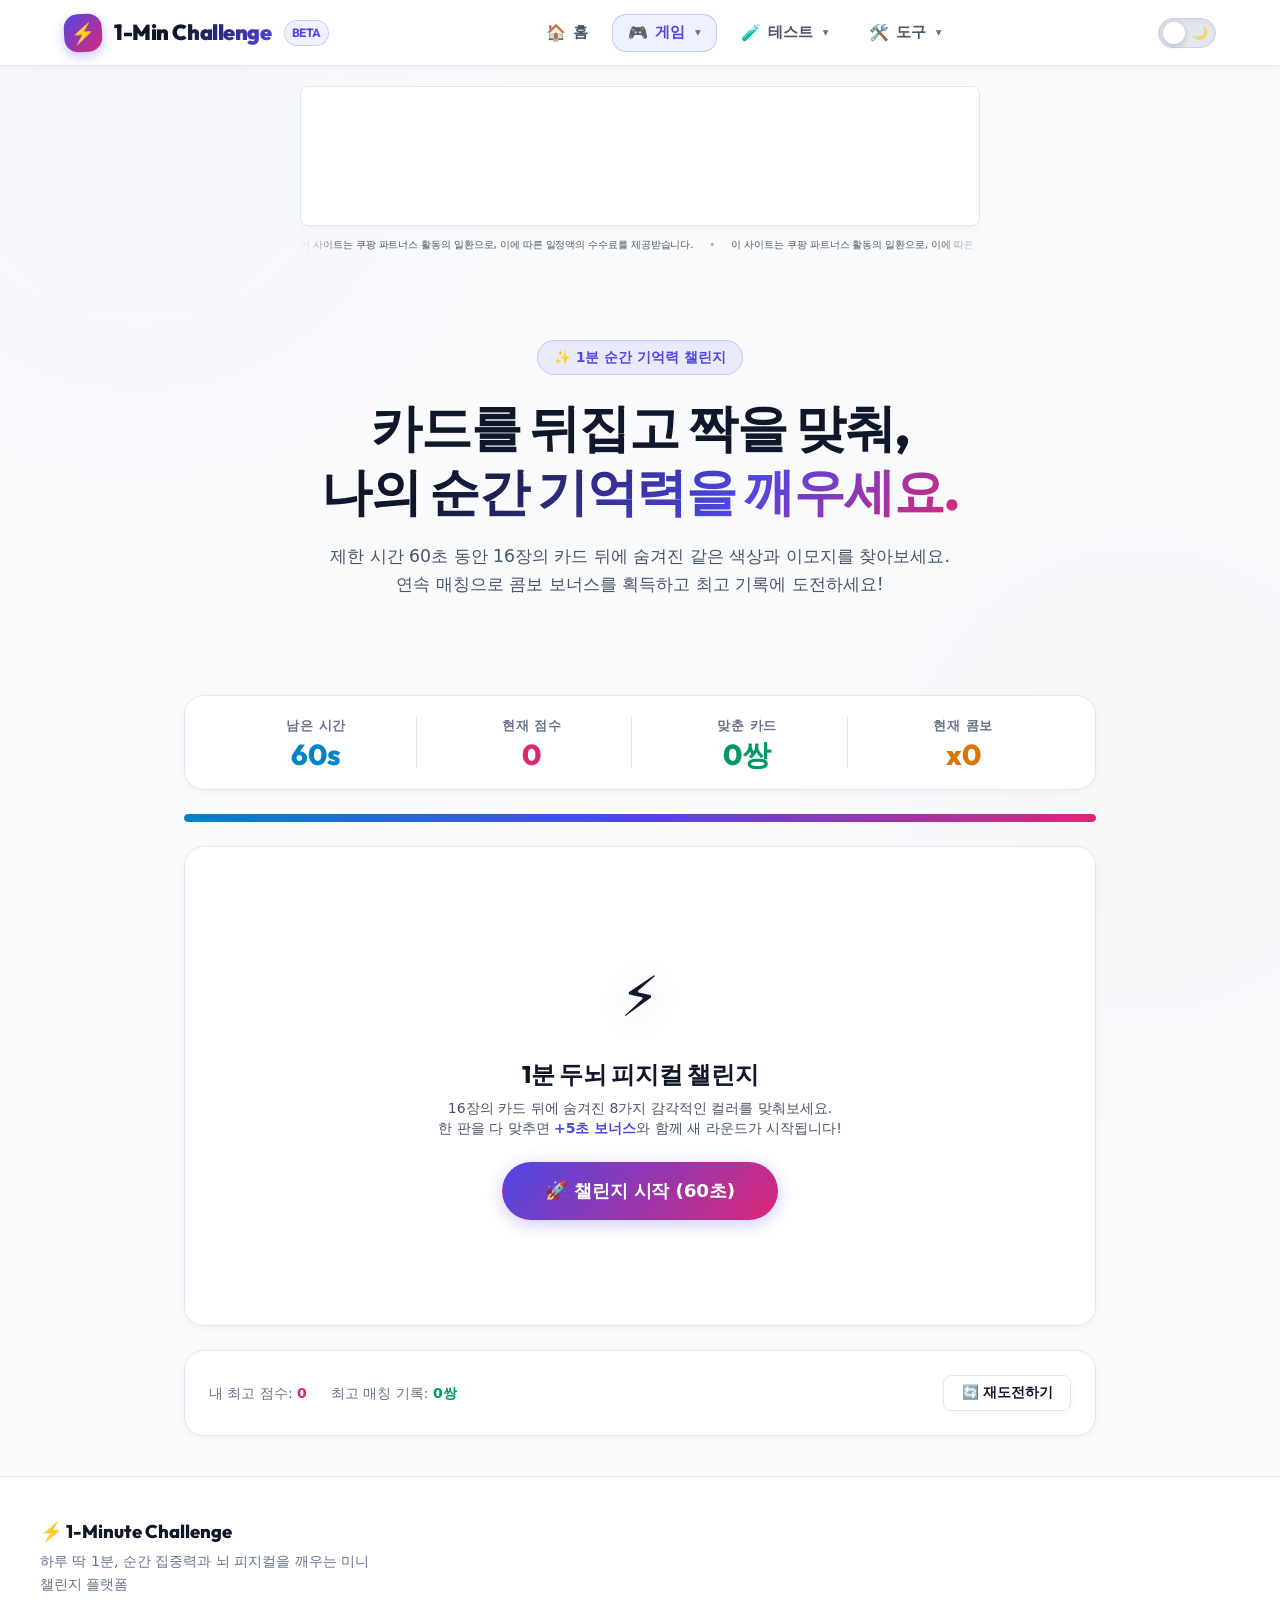
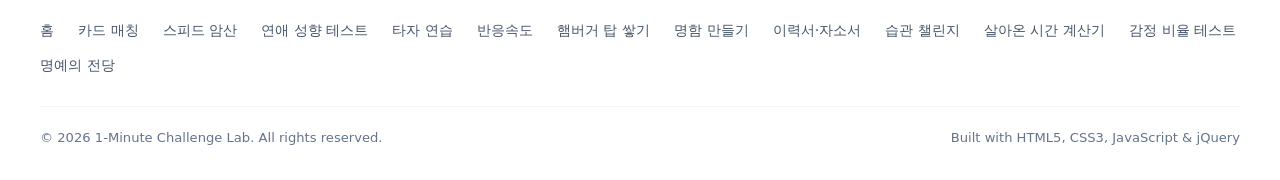
<file: page/color-match.html>
<!DOCTYPE html>
<html lang="ko">
<head>
  <!-- Google tag (gtag.js) -->
  <script async src="https://www.googletagmanager.com/gtag/js?id=G-1FTSKP6230"></script>
  <script>
    window.dataLayer = window.dataLayer || [];
    function gtag(){dataLayer.push(arguments);}
    gtag('js', new Date());

    gtag('config', 'G-1FTSKP6230');
  </script>
  <meta charset="UTF-8">
  <meta name="viewport" content="width=device-width, initial-scale=1.0">
  <title>1분 카드 색상 매칭 챌린지 - 1-Min Challenge</title>
  <meta name="description"
    content="1분(60초) 안에 카드를 뒤집어 같은 색상과 아이콘의 짝을 최대한 많이 맞춰보세요! 순발력과 순간 기억력 두뇌 트레이닝 게임을 무료로 즐겨보세요.">
  <meta name="keywords"
    content="카드매칭, 카드짝맞추기, 기억력게임, 두뇌트레이닝, 치매예방게임, 1분게임, 미니게임, 웹게임, 1분챌린지">
  <meta name="author" content="1-Min Challenge Lab">
  <meta name="robots" content="index, follow">
  <link rel="canonical" href="https://ad-site-piyd.vercel.app/page/color-match.html">

  <!-- Search Engine Verification -->
  <meta name="google-site-verification" content="65lCS2e_7exXzQSDIcez0Jmi1IOFyXQUwCy4WzvH50U" />
  <meta name="naver-site-verification" content="0a78e42f016981ce15715a5b6fbfe52c24e4aae0" />

  <!-- Open Graph / Facebook / KakaoTalk -->
  <meta property="og:type" content="website">
  <meta property="og:site_name" content="1-Min Challenge (1분 챌린지)">
  <meta property="og:url" content="https://ad-site-piyd.vercel.app/page/color-match.html">
  <meta property="og:title" content="1분 카드 색상 매칭 챌린지 - 순간 기억력 두뇌 트레이닝 | 1-Min Challenge">
  <meta property="og:description"
    content="1분(60초) 안에 카드를 뒤집어 같은 색상과 아이콘의 짝을 최대한 많이 맞춰보세요! 순발력과 순간 기억력 두뇌 트레이닝 게임을 무료로 즐겨보세요.">
  <meta property="og:image" content="https://ad-site-piyd.vercel.app/assets/images/og-image.jpg">
  <meta property="og:image:width" content="1200">
  <meta property="og:image:height" content="630">
  <meta property="og:image:alt" content="1분 카드 색상 매칭 챌린지 미리보기">
  <meta property="og:locale" content="ko_KR">

  <!-- Twitter Card -->
  <meta name="twitter:card" content="summary_large_image">
  <meta name="twitter:url" content="https://ad-site-piyd.vercel.app/page/color-match.html">
  <meta name="twitter:title" content="1분 카드 색상 매칭 챌린지 - 순간 기억력 두뇌 트레이닝 | 1-Min Challenge">
  <meta name="twitter:description"
    content="1분(60초) 안에 카드를 뒤집어 같은 색상과 아이콘의 짝을 최대한 많이 맞춰보세요! 순발력과 순간 기억력 두뇌 트레이닝 게임을 무료로 즐겨보세요.">
  <meta name="twitter:image" content="https://ad-site-piyd.vercel.app/assets/images/og-image.jpg">

  <!-- Mobile & Web App Theme -->
  <meta name="theme-color" content="#4f46e5">
  <meta name="apple-mobile-web-app-capable" content="yes">
  <meta name="apple-mobile-web-app-status-bar-style" content="default">
  <meta name="apple-mobile-web-app-title" content="카드 매칭 - 1-Min Challenge">

  <!-- Favicon -->
  <link rel="icon"
    href="data:image/svg+xml,<svg xmlns=%22http://www.w3.org/2000/svg%22 viewBox=%220 0 100 100%22><text y=%22.9em%22 font-size=%2290%22>⚡</text></svg>">

  <!-- Structured Data (JSON-LD) -->
  <script type="application/ld+json">
  {
    "@context": "https://schema.org",
    "@type": "WebApplication",
    "name": "1분 카드 색상 매칭 챌린지",
    "alternateName": "1-Min Color Match Challenge",
    "url": "https://ad-site-piyd.vercel.app/page/color-match.html",
    "description": "1분(60초) 안에 카드를 뒤집어 같은 색상과 아이콘의 짝을 최대한 많이 맞춰보세요! 순발력과 순간 기억력 두뇌 트레이닝.",
    "applicationCategory": "GameApplication",
    "operatingSystem": "All",
    "offers": {
      "@type": "Offer",
      "price": "0",
      "priceCurrency": "KRW"
    }
  }
  </script>

  <!-- Anti-flash Dark Mode Theme Initializer -->
  <script>
    (function() {
      var theme = localStorage.getItem('challenge_1min_theme') || 'light';
      if (theme === 'dark') document.documentElement.setAttribute('data-theme', 'dark');
    })();
  </script>

  <!-- Stylesheets -->
  <link rel="stylesheet" href="../assets/css/common.css">
  <link rel="stylesheet" href="../assets/css/color-match.css">
</head>
<body data-current-page="color-match" data-is-subpage="true">

  <div class="app-wrapper">
    <!-- 공통 헤더 컴포넌트 영역 -->
    <div id="header-placeholder"></div>

    <!-- 공통 쿠팡 파트너스 와이드 배너 컴포넌트 마운트 영역 -->
    <div id="coupang-banner-placeholder"></div>

    <!-- 메인 컨텐츠 영역 -->
    <main class="main-content">
      <div class="container container-md flex flex-col gap-3">
        
        <!-- 공통 페이지 히어로 컴포넌트 (홈 화면과 동일한 공통 디자인) -->
        <section class="subpage-hero">
          <div class="hero-badge">✨ 1분 순간 기억력 챌린지</div>
          <h1 class="hero-title">
            카드를 뒤집고 짝을 맞춰,<br>
            <span class="gradient-text">나의 순간 기억력을 깨우세요.</span>
          </h1>
          <p class="hero-desc">
            제한 시간 60초 동안 16장의 카드 뒤에 숨겨진 같은 색상과 이모지를 찾아보세요.<br>
            연속 매칭으로 콤보 보너스를 획득하고 최고 기록에 도전하세요!
          </p>
        </section>

        <!-- 상단 대시보드 카드 컴포넌트 (타이머, 점수, 맞춘 수, 콤보) -->
        <section class="card status-dashboard" aria-label="게임 상태 현황판">
          <div class="status-box timer-box" id="timerBox">
            <span class="status-label">남은 시간</span>
            <div class="status-value"><span id="timeDisplay">60</span>s</div>
          </div>
          <div class="status-box score-box">
            <span class="status-label">현재 점수</span>
            <div class="status-value text-secondary" id="scoreDisplay">0</div>
          </div>
          <div class="status-box matched-box">
            <span class="status-label">맞춘 카드</span>
            <div class="status-value text-success"><span id="matchedDisplay">0</span>쌍</div>
          </div>
          <div class="status-box combo-box">
            <span class="status-label">현재 콤보</span>
            <div class="status-value text-warning" id="comboDisplay">x0</div>
          </div>
        </section>

        <!-- 공통 타이머 진행 바 컴포넌트 -->
        <div class="timer-bar-wrapper">
          <div class="timer-bar-progress" id="timerBar"></div>
        </div>

        <!-- 게임 무대 카드 컴포넌트 -->
        <div class="card game-stage-wrapper">
          
          <!-- 게임 시작 전 안내 오버레이 -->
          <div class="stage-overlay" id="readyOverlay">
            <div class="overlay-icon">⚡</div>
            <h2 class="text-2xl font-display font-extrabold text-main mb-1">1분 두뇌 피지컬 챌린지</h2>
            <p class="text-muted text-sm max-w-md mb-3" style="max-width: 440px;">
              16장의 카드 뒤에 숨겨진 8가지 감각적인 컬러를 맞춰보세요.<br>
              한 판을 다 맞추면 <strong class="text-primary font-bold">+5초 보너스</strong>와 함께 새 라운드가 시작됩니다!
            </p>
            <button type="button" class="btn btn-primary btn-lg" id="startBtn">
              <span>🚀 챌린지 시작 (60초)</span>
            </button>
          </div>

          <!-- 라운드 클리어 배너 -->
          <div class="stage-clear-banner" id="stageClearBanner">
            ROUND CLEAR! ⏰ +5초 보너스!
          </div>

          <!-- 카드 그리드 (16장) -->
          <div class="cards-grid" id="cardsGrid">
            <!-- JavaScript로 동적 렌더링 -->
          </div>

        </div>

        <!-- 하단 최고 기록 및 컨트롤 공통 카드 컴포넌트 -->
        <div class="card flex flex-between flex-wrap items-center gap-2">
          <div class="flex gap-3 text-sm">
            <div>
              <span class="text-dim">내 최고 점수: </span>
              <strong class="text-secondary font-bold" id="bestScoreDisplay">0점</strong>
            </div>
            <div>
              <span class="text-dim">최고 매칭 기록: </span>
              <strong class="text-success font-bold" id="bestPairsDisplay">0쌍</strong>
            </div>
          </div>
          <div>
            <button type="button" class="btn btn-secondary btn-sm" id="restartBtn">
              🔄 재도전하기
            </button>
          </div>
        </div>

      </div>
    </main>

    <!-- 결과 모달 -->
    <div class="result-modal-backdrop" id="resultModalBackdrop" role="dialog" aria-modal="true" aria-labelledby="resultModalTitle">
      <div class="result-modal">
        <div class="result-rank-badge" id="resultBadge">👑</div>
        <h3 class="result-title" id="resultModalTitle">시간 종료! 챌린지 완료</h3>
        <p class="result-grade" id="resultGrade">[ Rank S ] - 순간 기억력의 달인</p>
        
        <div id="newRecordAlert" style="display: none; background: #fef3c7; border: 1px solid #fde68a; color: #b45309; padding: 0.5rem; border-radius: var(--radius-sm); font-size: 0.85rem; font-weight: 700; margin-bottom: 1.2rem;">
          🎉 축하합니다! 새로운 최고 기록을 달성했습니다!
        </div>

        <div class="result-stats-grid">
          <div class="result-stat-item">
            <div class="stat-item-label">최종 점수</div>
            <div class="stat-item-value" id="finalScore" style="color: var(--secondary);">0점</div>
          </div>
          <div class="result-stat-item">
            <div class="stat-item-label">맞춘 짝</div>
            <div class="stat-item-value" id="finalPairs" style="color: var(--success);">0쌍</div>
          </div>
          <div class="result-stat-item">
            <div class="stat-item-label">최대 콤보</div>
            <div class="stat-item-value" id="finalCombo" style="color: var(--warning);">0회</div>
          </div>
          <div class="result-stat-item">
            <div class="stat-item-label">매칭 정확도</div>
            <div class="stat-item-value" id="finalAccuracy" style="color: var(--accent);">0%</div>
          </div>
        </div>

        <div class="result-actions">
          <button type="button" class="btn btn-primary" id="modalRestartBtn">
            <span>🔥 다시 도전</span>
          </button>
          <button type="button" class="btn btn-secondary" id="downloadResultImgBtn">
            <span>📷 결과 이미지 저장 (PNG)</span>
          </button>
        </div>
      </div>
    </div>

    <!-- 공통 푸터 컴포넌트 영역 -->
    <div id="footer-placeholder"></div>
  </div>

  <!-- Scripts -->
  <!-- jQuery 3.7.1 CDN -->
  <script src="https://code.jquery.com/jquery-3.7.1.min.js"></script>
  <!-- 공통 컴포넌트 & 공통 스크립트 -->
  <script src="../assets/js/common.js"></script>
  <!-- 1분 카드 매칭 게임 로직 -->
  <script src="../assets/js/color-match.js"></script>
  <!-- Google Tag Manager (GTM) -->
  <script async src="https://www.googletagmanager.com/gtm.js?id=GTM-TRLBQWGB"></script>
  <script>
    window.dataLayer = window.dataLayer || [];
    function gtag(){dataLayer.push(arguments);}
    gtag('js', new Date());
  </script>

  <!-- 네이버 웹로그 분석 (NAVER Analytics) -->
  <script type="text/javascript" src="//wcs.pstatic.net/wcslog.js"></script>
  <script type="text/javascript">
    if(!wcs_add) var wcs_add = {};
    wcs_add["wa"] = "1d4b9bc9c9ceaf0";
    if(window.wcs) {
      wcs_do();
    }
  </script>
</body>
</html>
</file>
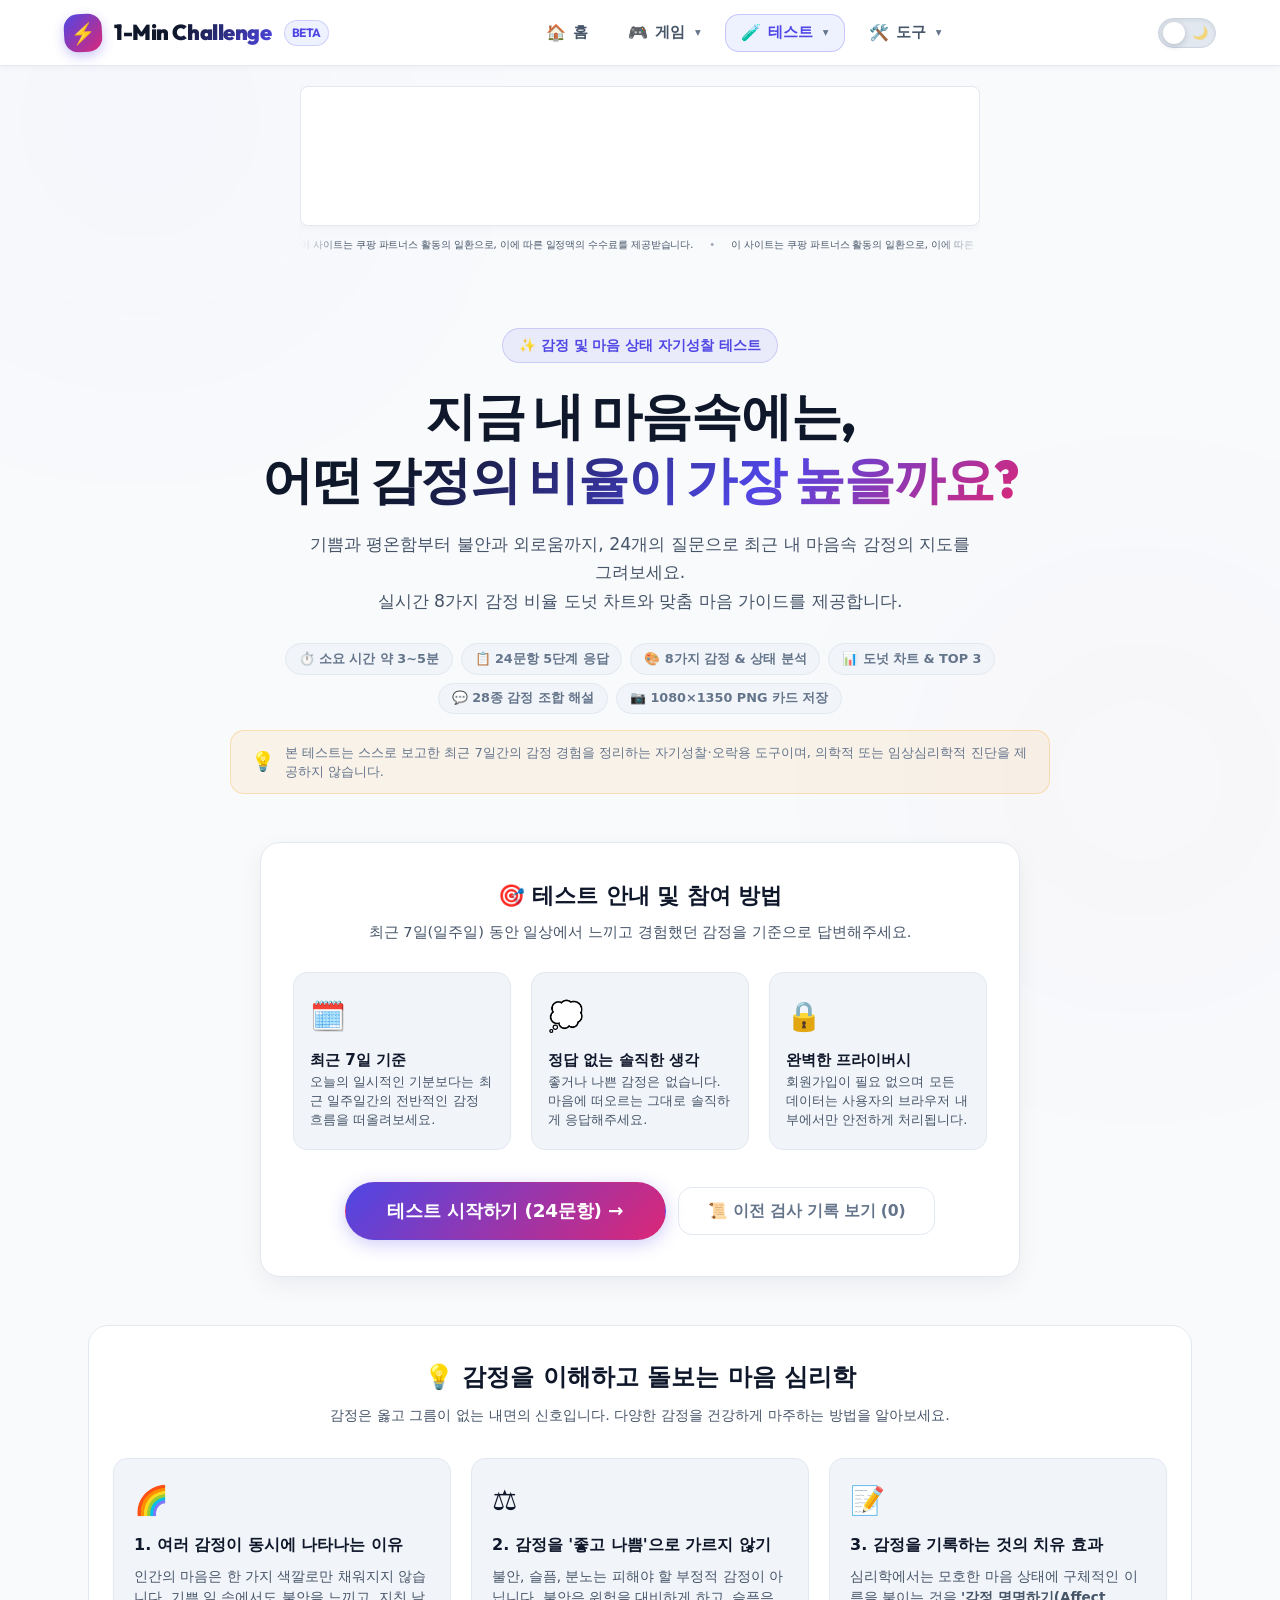
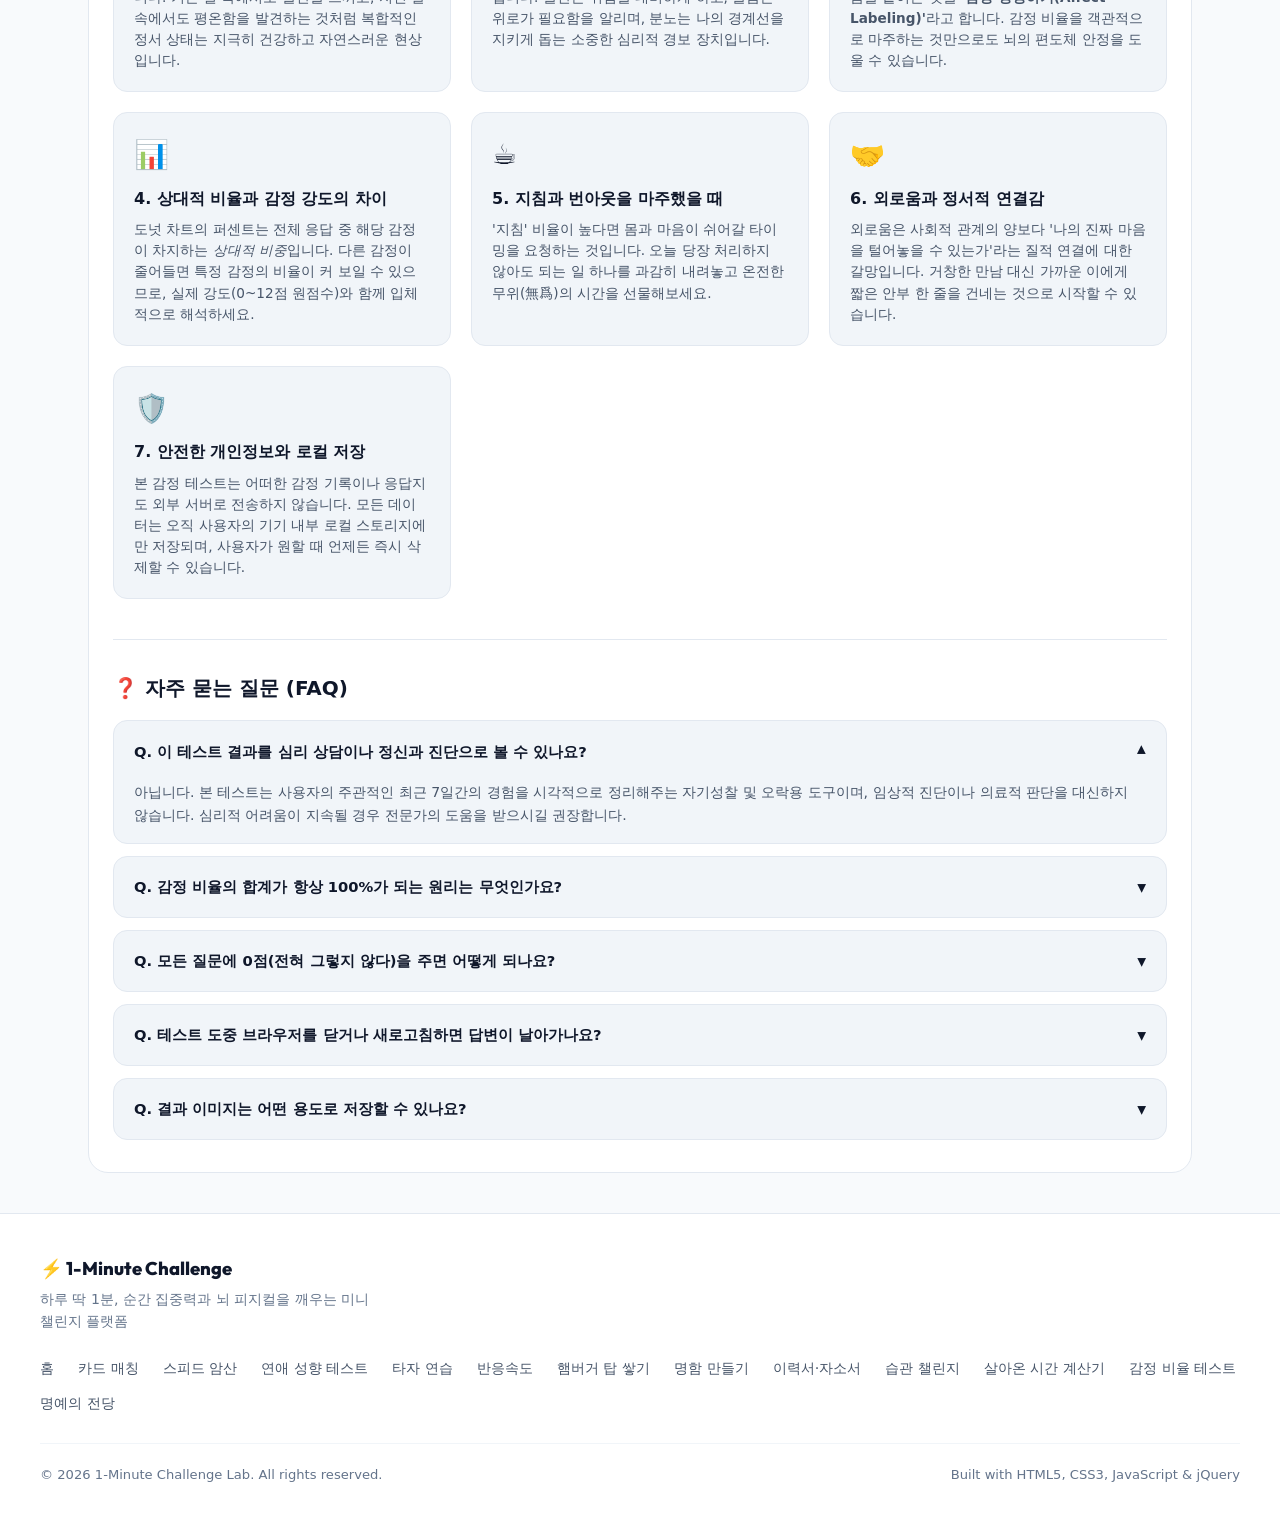
<file: page/emotion-ratio.html>
<!DOCTYPE html>
<html lang="ko">
<head>
  <!-- Google tag (gtag.js) -->
  <script async src="https://www.googletagmanager.com/gtag/js?id=G-1FTSKP6230"></script>
  <script>
    window.dataLayer = window.dataLayer || [];
    function gtag(){dataLayer.push(arguments);}
    gtag('js', new Date());

    gtag('config', 'G-1FTSKP6230');
  </script>
  <meta charset="UTF-8">
  <meta name="viewport" content="width=device-width, initial-scale=1.0">
  <title>나의 현재 감정 비율 분석 테스트 - 지금 내 마음에는 어떤 감정이 있을까? | 1-Min Challenge</title>
  <meta name="description"
    content="기쁨과 평온함부터 불안과 외로움까지! 24개 질문으로 최근 7일간 내 마음속 8가지 감정 비율을 도넛 차트와 TOP 3 분석으로 확인하고 맞춤 자기 돌봄 팁을 만나보세요.">
  <meta name="keywords"
    content="감정분석, 감정비율테스트, 심리테스트, 마인드케어, 마음건강, 스트레스테스트, 멘탈테스트, 1분테스트, 1분챌린지">
  <meta name="author" content="1-Min Challenge Lab">
  <meta name="robots" content="index, follow">
  <link rel="canonical" href="https://ad-site-piyd.vercel.app/page/emotion-ratio.html">

  <!-- Search Engine Verification -->
  <meta name="google-site-verification" content="65lCS2e_7exXzQSDIcez0Jmi1IOFyXQUwCy4WzvH50U" />
  <meta name="naver-site-verification" content="0a78e42f016981ce15715a5b6fbfe52c24e4aae0" />

  <!-- Open Graph / Facebook / KakaoTalk -->
  <meta property="og:type" content="website">
  <meta property="og:site_name" content="1-Min Challenge (1분 챌린지)">
  <meta property="og:url" content="https://ad-site-piyd.vercel.app/page/emotion-ratio.html">
  <meta property="og:title" content="나의 현재 감정 비율 분석 테스트 - 지금 내 마음에는 어떤 감정이 있을까? | 1-Min Challenge">
  <meta property="og:description"
    content="기쁨과 평온함부터 불안과 외로움까지! 24개 질문으로 최근 7일간 내 마음속 8가지 감정 비율을 도넛 차트와 TOP 3 분석으로 확인하고 맞춤 자기 돌봄 팁을 만나보세요.">
  <meta property="og:image" content="https://ad-site-piyd.vercel.app/assets/images/og-image.jpg">
  <meta property="og:image:width" content="1200">
  <meta property="og:image:height" content="630">
  <meta property="og:image:alt" content="나의 현재 감정 비율 분석 테스트 미리보기">
  <meta property="og:locale" content="ko_KR">

  <!-- Twitter Card -->
  <meta name="twitter:card" content="summary_large_image">
  <meta name="twitter:url" content="https://ad-site-piyd.vercel.app/page/emotion-ratio.html">
  <meta name="twitter:title" content="나의 현재 감정 비율 분석 테스트 - 지금 내 마음에는 어떤 감정이 있을까? | 1-Min Challenge">
  <meta name="twitter:description"
    content="기쁨과 평온함부터 불안과 외로움까지! 24개 질문으로 최근 7일간 내 마음속 8가지 감정 비율을 도넛 차트와 TOP 3 분석으로 확인하고 맞춤 자기 돌봄 팁을 만나보세요.">
  <meta name="twitter:image" content="https://ad-site-piyd.vercel.app/assets/images/og-image.jpg">

  <!-- Mobile & Web App Theme -->
  <meta name="theme-color" content="#4f46e5">
  <meta name="apple-mobile-web-app-capable" content="yes">
  <meta name="apple-mobile-web-app-status-bar-style" content="default">
  <meta name="apple-mobile-web-app-title" content="감정 비율 테스트 - 1-Min Challenge">

  <!-- Favicon -->
  <link rel="icon"
    href="data:image/svg+xml,<svg xmlns=%22http://www.w3.org/2000/svg%22 viewBox=%220 0 100 100%22><text y=%22.9em%22 font-size=%2290%22>🧠</text></svg>">

  <!-- Structured Data (JSON-LD) -->
  <script type="application/ld+json">
  {
    "@context": "https://schema.org",
    "@type": "WebApplication",
    "name": "나의 현재 감정 비율 분석 테스트",
    "alternateName": "Emotion Ratio Test",
    "url": "https://ad-site-piyd.vercel.app/page/emotion-ratio.html",
    "description": "기쁨과 평온함부터 불안과 외로움까지! 24개 질문으로 최근 7일간 내 마음속 8가지 감정 비율을 도넛 차트와 TOP 3 분석으로 확인하고 맞춤 자기 돌봄 팁을 만나보세요.",
    "applicationCategory": "HealthApplication",
    "operatingSystem": "All",
    "offers": {
      "@type": "Offer",
      "price": "0",
      "priceCurrency": "KRW"
    }
  }
  </script>

  <!-- Anti-flash Dark Mode Initializer -->
  <script>
    (function() {
      var theme = localStorage.getItem('challenge_1min_theme') || 'light';
      if (theme === 'dark') document.documentElement.setAttribute('data-theme', 'dark');
    })();
  </script>

  <!-- Google Web Fonts -->
  <link rel="preconnect" href="https://fonts.googleapis.com">
  <link rel="preconnect" href="https://fonts.gstatic.com" crossorigin>
  <link href="https://fonts.googleapis.com/css2?family=Montserrat:wght@500;700;800;900&family=Noto+Sans+KR:wght@300;400;500;700;800;900&display=swap" rel="stylesheet">

  <!-- Stylesheets -->
  <link rel="stylesheet" href="../assets/css/common.css">
  <link rel="stylesheet" href="../assets/css/emotion-ratio.css">
</head>
<body data-current-page="emotion-ratio" data-is-subpage="true">

  <div class="app-wrapper">
    <!-- 공통 헤더 컴포넌트 마운트 영역 -->
    <div id="header-placeholder"></div>

    <!-- 공통 쿠팡 파트너스 와이드 배너 컴포넌트 마운트 영역 -->
    <div id="coupang-banner-placeholder"></div>

    <!-- 메인 컨텐츠 영역 -->
    <main class="main-content">
      <div class="container container-fluid flex flex-col gap-4">

        <!-- 메인 히어로 헤더 -->
        <header class="subpage-hero emotion-hero-header">
          <div class="hero-badge">
            <span>✨ 감정 및 마음 상태 자기성찰 테스트</span>
          </div>
          <h1 class="hero-title">
            지금 내 마음속에는,<br>
            <span class="gradient-text">어떤 감정의 비율이 가장 높을까요?</span>
          </h1>
          <p class="hero-desc">
            기쁨과 평온함부터 불안과 외로움까지, 24개의 질문으로 최근 내 마음속 감정의 지도를 그려보세요.<br>
            실시간 8가지 감정 비율 도넛 차트와 맞춤 마음 가이드를 제공합니다.
          </p>

          <div class="emotion-feature-tags">
            <span class="em-chip">⏱️ 소요 시간 약 3~5분</span>
            <span class="em-chip">📋 24문항 5단계 응답</span>
            <span class="em-chip">🎨 8가지 감정 &amp; 상태 분석</span>
            <span class="em-chip">📊 도넛 차트 &amp; TOP 3</span>
            <span class="em-chip">💬 28종 감정 조합 해설</span>
            <span class="em-chip">📷 1080×1350 PNG 카드 저장</span>
          </div>

          <!-- 비임상적 자기성찰 안내 배너 -->
          <div class="emotion-disclaimer-banner">
            <span class="disc-icon">💡</span>
            <span>본 테스트는 스스로 보고한 최근 7일간의 감정 경험을 정리하는 자기성찰·오락용 도구이며, 의학적 또는 임상심리학적 진단을 제공하지 않습니다.</span>
          </div>
        </header>

        <!-- STAGE 1: 테스트 시작 인트로 카드 -->
        <section id="stageIntro" class="test-stage-section">
          <div class="intro-guide-card">
            <div class="intro-head">
              <h3>🎯 테스트 안내 및 참여 방법</h3>
              <p>최근 7일(일주일) 동안 일상에서 느끼고 경험했던 감정을 기준으로 답변해주세요.</p>
            </div>

            <div class="intro-points-grid">
              <div class="ip-item">
                <span class="ip-icon">🗓️</span>
                <div>
                  <strong>최근 7일 기준</strong>
                  <p>오늘의 일시적인 기분보다는 최근 일주일간의 전반적인 감정 흐름을 떠올려보세요.</p>
                </div>
              </div>
              <div class="ip-item">
                <span class="ip-icon">💭</span>
                <div>
                  <strong>정답 없는 솔직한 생각</strong>
                  <p>좋거나 나쁜 감정은 없습니다. 마음에 떠오르는 그대로 솔직하게 응답해주세요.</p>
                </div>
              </div>
              <div class="ip-item">
                <span class="ip-icon">🔒</span>
                <div>
                  <strong>완벽한 프라이버시</strong>
                  <p>회원가입이 필요 없으며 모든 데이터는 사용자의 브라우저 내부에서만 안전하게 처리됩니다.</p>
                </div>
              </div>
            </div>

            <div class="intro-actions-bar">
              <button type="button" class="btn btn-primary btn-lg" id="btnStartTest">
                <span>테스트 시작하기 (24문항) →</span>
              </button>
              <button type="button" class="btn btn-outline" id="btnViewHistoryFromIntro" style="display: none;">
                <span>📜 이전 검사 기록 보기 (<span id="historyCountBadge">0</span>)</span>
              </button>
            </div>
          </div>
        </section>

        <!-- STAGE 2: 24개 질문 진행 카드 (한 번에 하나씩) -->
        <section id="stageQuestion" class="test-stage-section" style="display: none;">
          <div class="question-card-container">
            
            <!-- 진행도 상단 바 -->
            <div class="question-top-bar">
              <span class="q-number-pill" id="qNumberPill">QUESTION 01 / 24</span>
              <span class="q-progress-text" id="qProgressPercent">0%</span>
            </div>
            <div class="question-progress-track">
              <div class="question-progress-fill" id="qProgressBar" style="width: 4%;"></div>
            </div>

            <!-- 24문항 응답 현황 미니 네비게이터 도트바 -->
            <div class="q-dots-strip" id="qDotsStrip" aria-label="문항 응답 현황"></div>

            <!-- 질문 본문 카드 -->
            <div class="question-body-box">
              <div class="q-category-tag" id="qCategoryHint">감정 질문</div>
              <h2 class="q-statement-text" id="qStatementText">
                "최근 일주일 동안 사소한 일에도 즐거움을 느꼈다."
              </h2>
            </div>

            <!-- 5단계 응답 옵션 버튼 그리드 -->
            <div class="likert-options-grid" id="likertOptionsGrid">
              <button type="button" class="likert-btn" data-score="0">
                <span class="l-score">0</span>
                <span class="l-label">전혀 그렇지 않다</span>
              </button>
              <button type="button" class="likert-btn" data-score="1">
                <span class="l-score">1</span>
                <span class="l-label">별로 그렇지 않다</span>
              </button>
              <button type="button" class="likert-btn" data-score="2">
                <span class="l-score">2</span>
                <span class="l-label">보통이다</span>
              </button>
              <button type="button" class="likert-btn" data-score="3">
                <span class="l-score">3</span>
                <span class="l-label">대체로 그렇다</span>
              </button>
              <button type="button" class="likert-btn" data-score="4">
                <span class="l-score">4</span>
                <span class="l-label">매우 그렇다</span>
              </button>
            </div>

            <!-- 하단 네비게이션 버튼 -->
            <div class="question-nav-bar">
              <button type="button" class="btn btn-outline btn-sm" id="btnPrevQuestion" disabled>
                <span>◀ 이전 질문</span>
              </button>
              <span class="nav-hint text-muted" id="navAutoAdvanceHint">답변을 클릭하면 다음 질문으로 자동 이동합니다.</span>
              <button type="button" class="btn btn-outline btn-sm" id="btnNextQuestion">
                <span>다음 질문 ▶</span>
              </button>
            </div>

          </div>
        </section>

        <!-- STAGE 3: 감정 분석 결과 화면 -->
        <section id="stageResult" class="test-stage-section" style="display: none;">
          
          <!-- 1. 결과 헤더 & 가장 두드러진 감정 배너 -->
          <div class="result-header-card">
            <span class="rh-badge">나의 마음 지도 분석 완료</span>
            <h2 class="rh-title">지금 내 마음의 감정 지도</h2>
            <p class="rh-desc">
              최근 일주일 동안의 답변을 바탕으로 감정과 마음 상태의 상대적인 비중을 정리했어요.
            </p>
            <div class="rh-date" id="resAnalysisDate">분석 기준일: 2026년 10월 23일</div>
          </div>

          <!-- 모든 점수가 0점일 때 노출되는 중립 안내 박스 -->
          <div id="allZeroNoticeBox" class="all-zero-box" style="display: none;">
            <span class="az-icon">⚖️</span>
            <h3>특정 감정이 두드러지지 않은 중립 상태예요</h3>
            <p>모든 문항에 '전혀 그렇지 않다'를 선택하셨거나 감정 반응이 매우 고요한 상태입니다. 다른 시점에 감정 경험이 생겼을 때 다시 확인해보실 수 있습니다.</p>
          </div>

          <!-- 정상 결과 컨텐츠 래퍼 -->
          <div id="normalResultWrap" class="normal-result-wrap">
            
            <!-- 2. 감정 도넛 차트 & TOP 3 2열 그리드 -->
            <div class="chart-and-top3-grid">
              
              <!-- 좌: 도넛 차트 카드 -->
              <div class="result-card donut-chart-card">
                <div class="rc-head">
                  <h3>🎨 감정 비율 도넛 차트</h3>
                  <p>8가지 감정 및 상태의 상대적 비중 (합계 100%)</p>
                </div>
                
                <div class="donut-chart-wrapper">
                  <div class="donut-canvas-box" id="donutConicBox">
                    <div class="donut-hole">
                      <span class="donut-center-sub">가장 두드러진 감정</span>
                      <strong class="donut-center-main" id="donutCenterEmotion">평온함</strong>
                      <span class="donut-center-pct" id="donutCenterPercent">24%</span>
                    </div>
                  </div>
                </div>

                <!-- 차트 범례 그리드 (8개 감정) -->
                <div class="donut-legend-grid" id="donutLegendGrid">
                  <!-- JS로 8개 범례 칩 동적 생성 -->
                </div>
              </div>

              <!-- 우: 감정 TOP 3 카드 -->
              <div class="result-card top3-card">
                <div class="rc-head">
                  <h3>🏆 가장 두드러진 감정 TOP 3</h3>
                  <p>현재 내 마음에서 가장 큰 비중을 차지하는 감정들입니다.</p>
                </div>

                <div class="top3-list" id="top3ListContainer">
                  <!-- JS로 TOP 3 카드 동적 생성 -->
                </div>

                <!-- 감정 조합 해설 배너 (28종 조합 엔진) -->
                <div class="pair-analysis-box" id="pairAnalysisBox">
                  <div class="pair-tag">
                    <span>✨ 감정 조합 심층 분석: </span>
                    <strong id="pairTitle">기쁨 + 평온함</strong>
                  </div>
                  <p class="pair-desc" id="pairDescText">
                    최근 일상에서 즐거움과 편안함을 함께 느낀 순간들이 있었어요. 안정적인 일상 속에서 만족감을 찾는 마음이 드러난 결과예요.
                  </p>
                </div>
              </div>

            </div>

            <!-- 3. 여덟 가지 감정 가로 막대 그래프 -->
            <div class="result-card horizontal-bars-card">
              <div class="rc-head">
                <h3>📊 8가지 감정별 상세 점수 및 비율</h3>
                <p>각 감정의 원점수(최대 12점)와 전체 합계 기준 상대적 비중(%)을 비교해보세요.</p>
              </div>

              <div class="horizontal-bars-list" id="horizontalBarsList">
                <!-- JS로 8개 바 동적 생성 -->
              </div>
            </div>

            <!-- 4. 8가지 감정별 상세 해설 & 돌아보기 & 실천 제안 -->
            <div class="result-card detail-explanations-card">
              <div class="rc-head">
                <h3>🔍 8가지 감정 심층 해설 및 마음 돌봄</h3>
                <p>각 감정이 전하는 심리적 신호와 일상에서 적용할 수 있는 가벼운 실천 팁입니다.</p>
              </div>

              <!-- 감정 선택 탭 바 -->
              <div class="emotion-tabs-bar" id="emotionTabsBar">
                <!-- JS로 8개 탭 버튼 생성 -->
              </div>

              <!-- 감정 해설 상세 패널 -->
              <div class="emotion-detail-panel" id="emotionDetailPanel">
                <div class="ed-head">
                  <span class="ed-icon" id="edIcon">💧</span>
                  <div>
                    <h4 id="edName">기쁨 (즐거움 / 만족감)</h4>
                    <span class="ed-meta" id="edMeta">내 점수: 8점 (17%) · 3위</span>
                  </div>
                </div>

                <div class="ed-body-grid">
                  <div class="ed-box">
                    <strong>📖 감정의 의미와 상황</strong>
                    <p id="edDesc">-</p>
                  </div>
                  <div class="ed-box">
                    <strong>💭 나를 돌아보는 질문</strong>
                    <p id="edQuestion">-</p>
                  </div>
                  <div class="ed-box full-width">
                    <strong>🌱 부담 없는 자기 돌봄 제안</strong>
                    <p id="edAction">-</p>
                  </div>
                </div>
              </div>
            </div>

            <!-- 5. 현재 나를 위한 작은 실천 요약 카드 -->
            <div class="self-care-action-card">
              <span class="sca-icon">🌿</span>
              <div class="sca-content">
                <h4>오늘 나에게 건네는 한마디</h4>
                <p id="selfCareSummaryText">
                  어떤 감정이든 내 마음이 전하는 소중한 신호입니다. 오늘 하루는 내 마음에 귀를 기울이고 잠시 따뜻한 휴식을 선물해보세요.
                </p>
              </div>
            </div>

          </div>

          <!-- 6. 액션 버튼 툴바 -->
          <div class="result-actions-toolbar">
            <div class="actions-left">
              <button type="button" class="btn btn-primary" id="btnOpenSaveImageModal">
                <span>📷 결과 이미지 저장 (PNG)</span>
              </button>
              <button type="button" class="btn btn-success" id="btnSaveHistory">
                <span>💾 이번 결과 기록하기</span>
              </button>
            </div>
            <div class="actions-right">
              <button type="button" class="btn btn-outline" id="btnToggleHistory">
                <span>📜 감정 변화 추이 보기</span>
              </button>
              <button type="button" class="btn btn-outline" id="btnRetakeTest">
                <span>🔄 다시 테스트하기</span>
              </button>
            </div>
          </div>

          <!-- 7. 감정 변화 추이 & 이전 기록 히스토리 섹션 -->
          <div class="history-analytics-section" id="historyAnalyticsSection" style="display: none;">
            <div class="section-title-bar">
              <div>
                <h3 class="section-title">📈 나의 감정 변화 추이</h3>
                <p class="section-subtitle">저장된 이전 테스트 결과를 바탕으로 감정의 변화 흐름을 살펴봅니다. (최대 30회)</p>
              </div>
              <button type="button" class="btn btn-outline btn-xs text-danger" id="btnClearHistory">
                기록 전체 삭제
              </button>
            </div>

            <!-- 감정별 추이 필터 버튼 바 -->
            <div class="trend-filter-bar" id="trendFilterBar">
              <!-- JS로 8개 감정 필터 칩 생성 -->
            </div>

            <!-- 추이 차트 박스 (CSS/JS 시각화) -->
            <div class="trend-chart-box">
              <div class="trend-chart-head">
                <strong id="trendChartTitle">평온함 추이</strong>
                <span class="trend-chart-sub">상대적 비율(%) 및 원점수(최대 12점)</span>
              </div>
              <div class="trend-bars-container" id="trendBarsContainer">
                <!-- JS로 세로 막대 생성 -->
              </div>
            </div>

            <!-- 이전 기록 리스트 그리드 -->
            <div class="history-cards-grid" id="historyCardsGrid">
              <!-- JS로 과거 카드 생성 -->
            </div>
          </div>

        </section>

        <!-- 하단 마음 돌봄 가이드 & FAQ -->
        <section class="emotion-guide-section" aria-label="감정 이해 가이드 및 FAQ">
          <div class="guide-header-wrap">
            <h2 class="guide-title">💡 감정을 이해하고 돌보는 마음 심리학</h2>
            <p class="guide-subtitle">감정은 옳고 그름이 없는 내면의 신호입니다. 다양한 감정을 건강하게 마주하는 방법을 알아보세요.</p>
          </div>

          <div class="guide-articles-grid">
            <article class="guide-card">
              <div class="art-icon">🌈</div>
              <h3>1. 여러 감정이 동시에 나타나는 이유</h3>
              <p>
                인간의 마음은 한 가지 색깔로만 채워지지 않습니다. 기쁜 일 속에서도 불안을 느끼고, 지친 날 속에서도 평온함을 발견하는 것처럼 복합적인 정서 상태는 지극히 건강하고 자연스러운 현상입니다.
              </p>
            </article>

            <article class="guide-card">
              <div class="art-icon">⚖️</div>
              <h3>2. 감정을 '좋고 나쁨'으로 가르지 않기</h3>
              <p>
                불안, 슬픔, 분노는 피해야 할 부정적 감정이 아닙니다. 불안은 위험을 대비하게 하고, 슬픔은 위로가 필요함을 알리며, 분노는 나의 경계선을 지키게 돕는 소중한 심리적 경보 장치입니다.
              </p>
            </article>

            <article class="guide-card">
              <div class="art-icon">📝</div>
              <h3>3. 감정을 기록하는 것의 치유 효과</h3>
              <p>
                심리학에서는 모호한 마음 상태에 구체적인 이름을 붙이는 것을 <strong>'감정 명명하기(Affect Labeling)'</strong>라고 합니다. 감정 비율을 객관적으로 마주하는 것만으로도 뇌의 편도체 안정을 도울 수 있습니다.
              </p>
            </article>

            <article class="guide-card">
              <div class="art-icon">📊</div>
              <h3>4. 상대적 비율과 감정 강도의 차이</h3>
              <p>
                도넛 차트의 퍼센트는 전체 응답 중 해당 감정이 차지하는 <em>상대적 비중</em>입니다. 다른 감정이 줄어들면 특정 감정의 비율이 커 보일 수 있으므로, 실제 강도(0~12점 원점수)와 함께 입체적으로 해석하세요.
              </p>
            </article>

            <article class="guide-card">
              <div class="art-icon">☕</div>
              <h3>5. 지침과 번아웃을 마주했을 때</h3>
              <p>
                '지침' 비율이 높다면 몸과 마음이 쉬어갈 타이밍을 요청하는 것입니다. 오늘 당장 처리하지 않아도 되는 일 하나를 과감히 내려놓고 온전한 무위(無爲)의 시간을 선물해보세요.
              </p>
            </article>

            <article class="guide-card">
              <div class="art-icon">🤝</div>
              <h3>6. 외로움과 정서적 연결감</h3>
              <p>
                외로움은 사회적 관계의 양보다 '나의 진짜 마음을 털어놓을 수 있는가'라는 질적 연결에 대한 갈망입니다. 거창한 만남 대신 가까운 이에게 짧은 안부 한 줄을 건네는 것으로 시작할 수 있습니다.
              </p>
            </article>

            <article class="guide-card">
              <div class="art-icon">🛡️</div>
              <h3>7. 안전한 개인정보와 로컬 저장</h3>
              <p>
                본 감정 테스트는 어떠한 감정 기록이나 응답지도 외부 서버로 전송하지 않습니다. 모든 데이터는 오직 사용자의 기기 내부 로컬 스토리지에만 저장되며, 사용자가 원할 때 언제든 즉시 삭제할 수 있습니다.
              </p>
            </article>
          </div>

          <!-- FAQ 아코디언 -->
          <div class="emotion-faq-wrap">
            <h3 class="faq-head-title">❓ 자주 묻는 질문 (FAQ)</h3>
            <div class="faq-accordion-list">
              <details class="faq-item" open>
                <summary class="faq-question">Q. 이 테스트 결과를 심리 상담이나 정신과 진단으로 볼 수 있나요?</summary>
                <div class="faq-answer">
                  아닙니다. 본 테스트는 사용자의 주관적인 최근 7일간의 경험을 시각적으로 정리해주는 자기성찰 및 오락용 도구이며, 임상적 진단이나 의료적 판단을 대신하지 않습니다. 심리적 어려움이 지속될 경우 전문가의 도움을 받으시길 권장합니다.
                </div>
              </details>

              <details class="faq-item">
                <summary class="faq-question">Q. 감정 비율의 합계가 항상 100%가 되는 원리는 무엇인가요?</summary>
                <div class="faq-answer">
                  8가지 감정의 원점수 총합을 기준으로 각 감정의 비율을 계산한 뒤, 정수 우선 배분 및 최대 잔여법(Hamilton-Hare) 알고리즘을 적용하여 소수점 반올림 오차 없이 정확히 100%가 되도록 보정합니다.
                </div>
              </details>

              <details class="faq-item">
                <summary class="faq-question">Q. 모든 질문에 0점(전혀 그렇지 않다)을 주면 어떻게 되나요?</summary>
                <div class="faq-answer">
                  전체 원점수가 0점인 경우 억지로 왜곡된 도넛 차트를 그리지 않고, '특정 감정이 두드러지지 않은 평온한 중립 상태'로 명확히 안내하여 데이터의 신뢰성을 유지합니다.
                </div>
              </details>

              <details class="faq-item">
                <summary class="faq-question">Q. 테스트 도중 브라우저를 닫거나 새로고침하면 답변이 날아가나요?</summary>
                <div class="faq-answer">
                  아닙니다! 질문마다 선택한 답변이 세션 저장소에 실시간으로 자동 임시 저장되므로, 실수로 새로고침을 누르더라도 진행 중이던 문항부터 끊김 없이 이어가실 수 있습니다.
                </div>
              </details>

              <details class="faq-item">
                <summary class="faq-question">Q. 결과 이미지는 어떤 용도로 저장할 수 있나요?</summary>
                <div class="faq-answer">
                  [결과 이미지 저장]을 누르면 인스타그램 스토리나 모바일 소장에 최적화된 1080×1350px 고해상도 PNG 파일로 다운로드되어 개인 다이어리에 첨부하거나 마음 기록으로 간직할 수 있습니다.
                </div>
              </details>
            </div>
          </div>
        </section>

      </div>
    </main>

    <!-- 공통 푸터 컴포넌트 마운트 영역 -->
    <div id="footer-placeholder"></div>
  </div>

  <!-- 모달: 결과 이미지 PNG 생성 및 미리보기 모달 -->
  <div class="emotion-modal-backdrop" id="modalSaveImage" style="display: none;">
    <div class="emotion-modal-box modal-md">
      <div class="modal-head">
        <h3>📷 감정 지도 이미지 저장</h3>
        <button type="button" class="btn-modal-close" data-close="modalSaveImage">✕</button>
      </div>
      <div class="modal-body text-center">
        <p class="modal-sub-desc">1080×1350px 고해상도 PNG 카드로 소장하세요.</p>
        
        <div class="canvas-preview-wrap">
          <canvas id="emotionCardCanvas" width="1080" height="1350"></canvas>
        </div>
      </div>
      <div class="modal-foot">
        <button type="button" class="btn btn-outline" data-close="modalSaveImage">닫기</button>
        <button type="button" class="btn btn-primary" id="btnDownloadPng">PNG 이미지 다운로드</button>
      </div>
    </div>
  </div>

  <!-- Scripts -->
  <!-- 1. jQuery 3.7.1 CDN -->
  <script src="https://code.jquery.com/jquery-3.7.1.min.js"></script>
  <!-- 2. 공통 헤더/푸터 로더 & 테마 매니저 -->
  <script src="../assets/js/common.js"></script>
  <!-- 3. 감정 비율 분석 테스트 핵심 스크립트 -->
  <script src="../assets/js/emotion-ratio.js"></script>
  <!-- Google Tag Manager (GTM) -->
  <script async src="https://www.googletagmanager.com/gtm.js?id=GTM-TRLBQWGB"></script>
  <script>
    window.dataLayer = window.dataLayer || [];
    function gtag(){dataLayer.push(arguments);}
    gtag('js', new Date());
  </script>

  <!-- 네이버 웹로그 분석 (NAVER Analytics) -->
  <script type="text/javascript" src="//wcs.pstatic.net/wcslog.js"></script>
  <script type="text/javascript">
    if(!wcs_add) var wcs_add = {};
    wcs_add["wa"] = "1d4b9bc9c9ceaf0";
    if(window.wcs) {
      wcs_do();
    }
  </script>
</body>
</html>
</file>
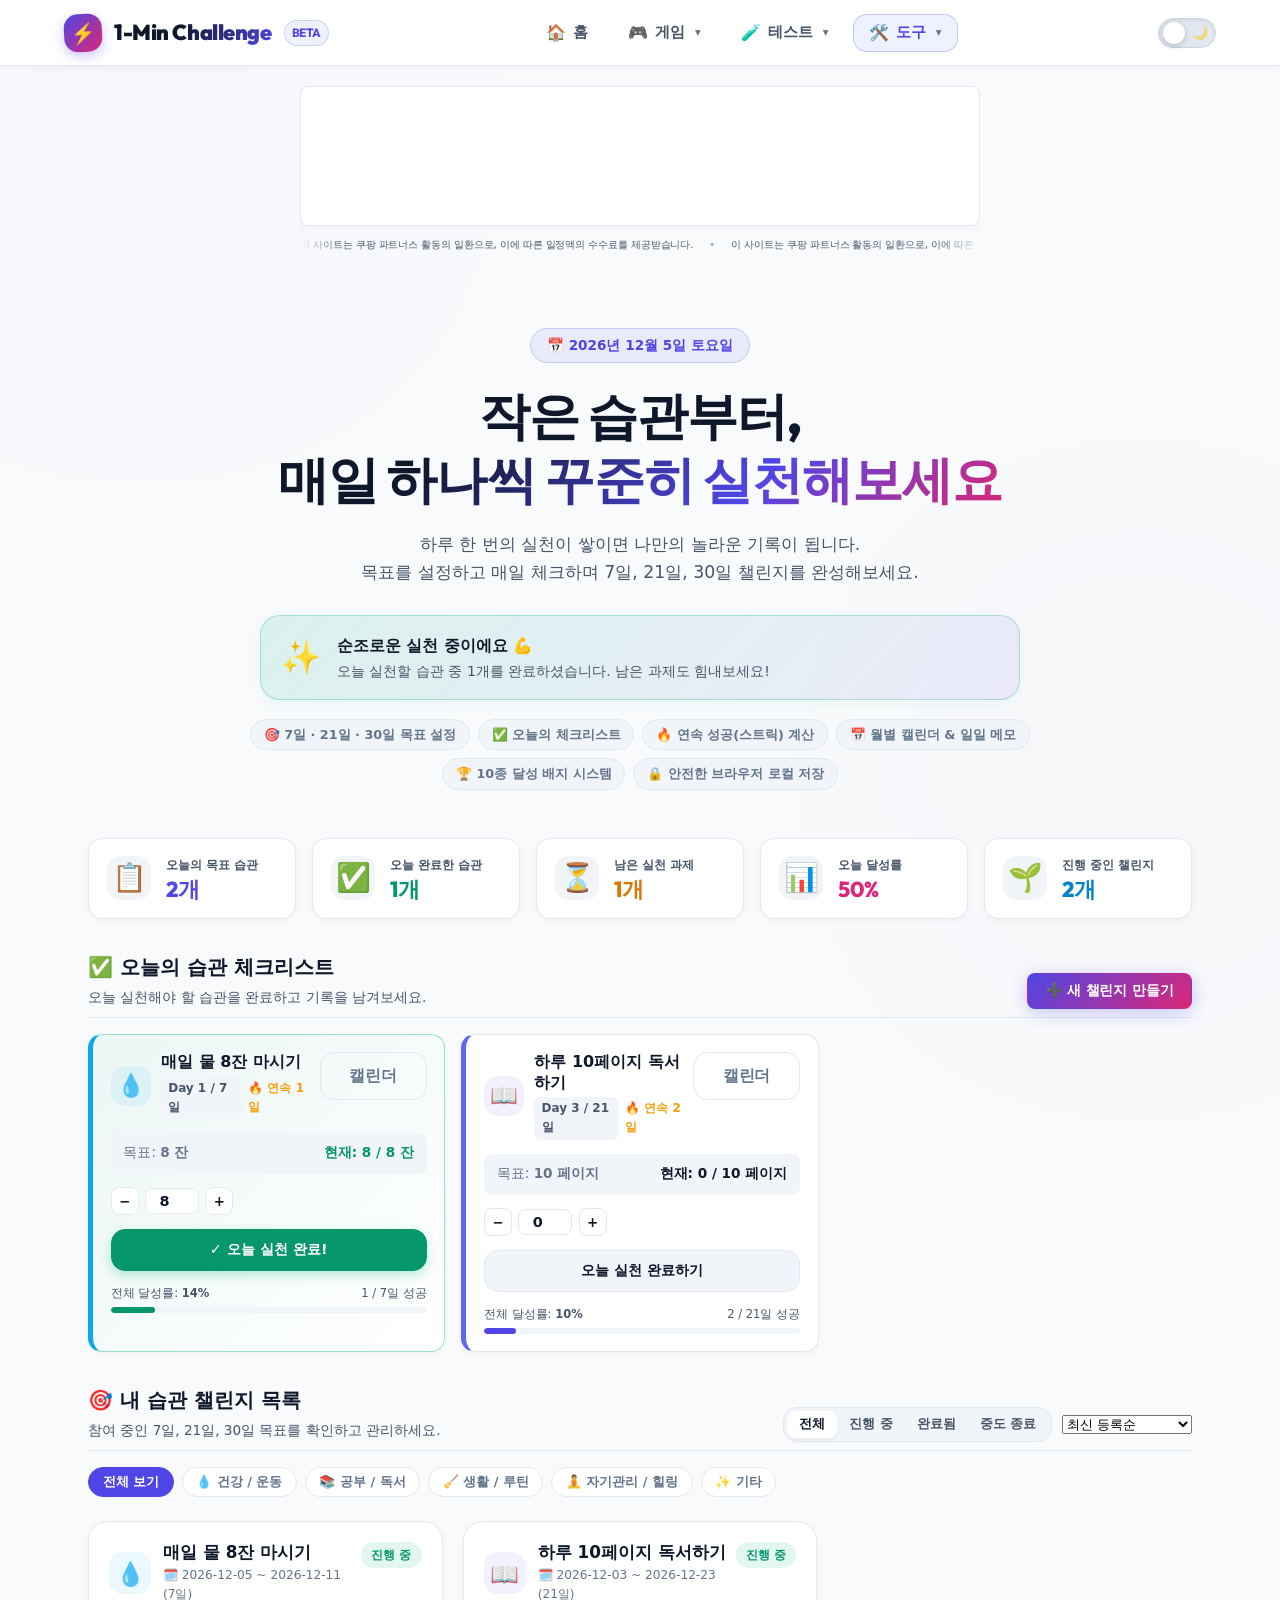
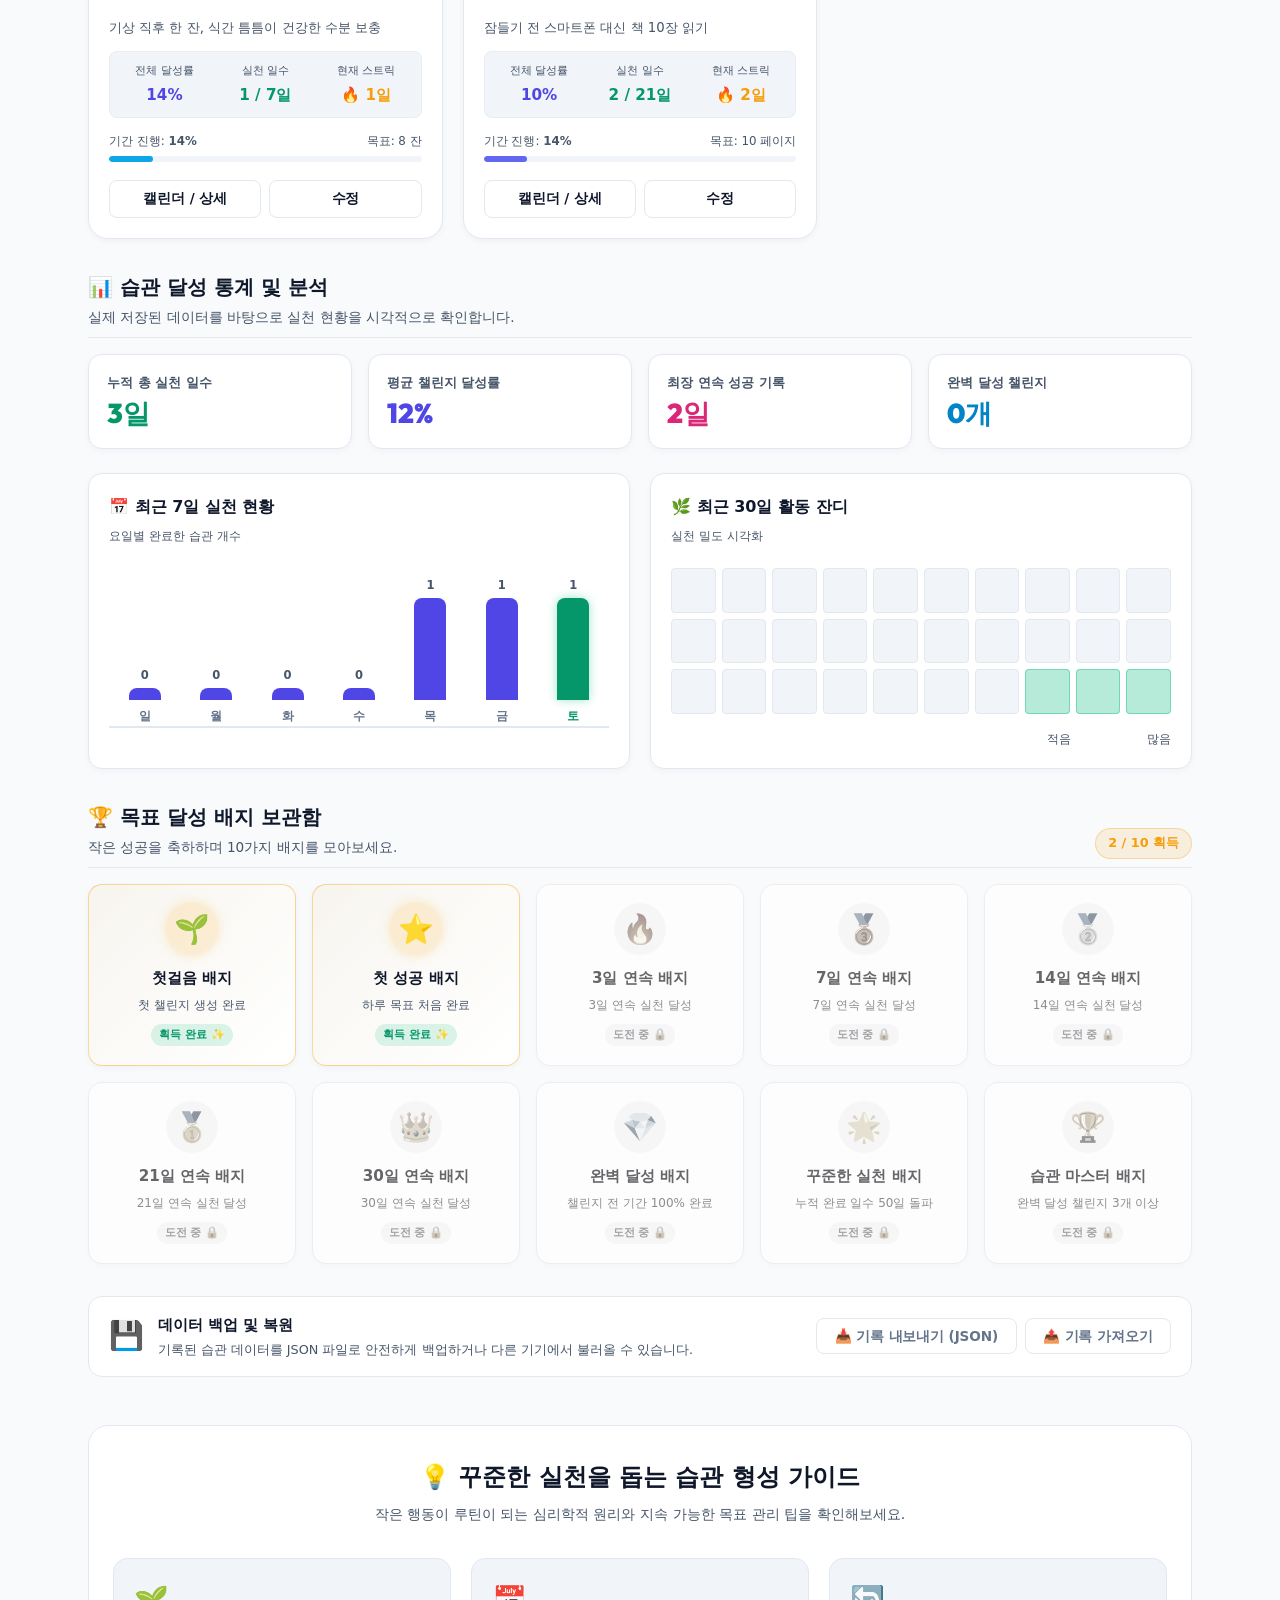
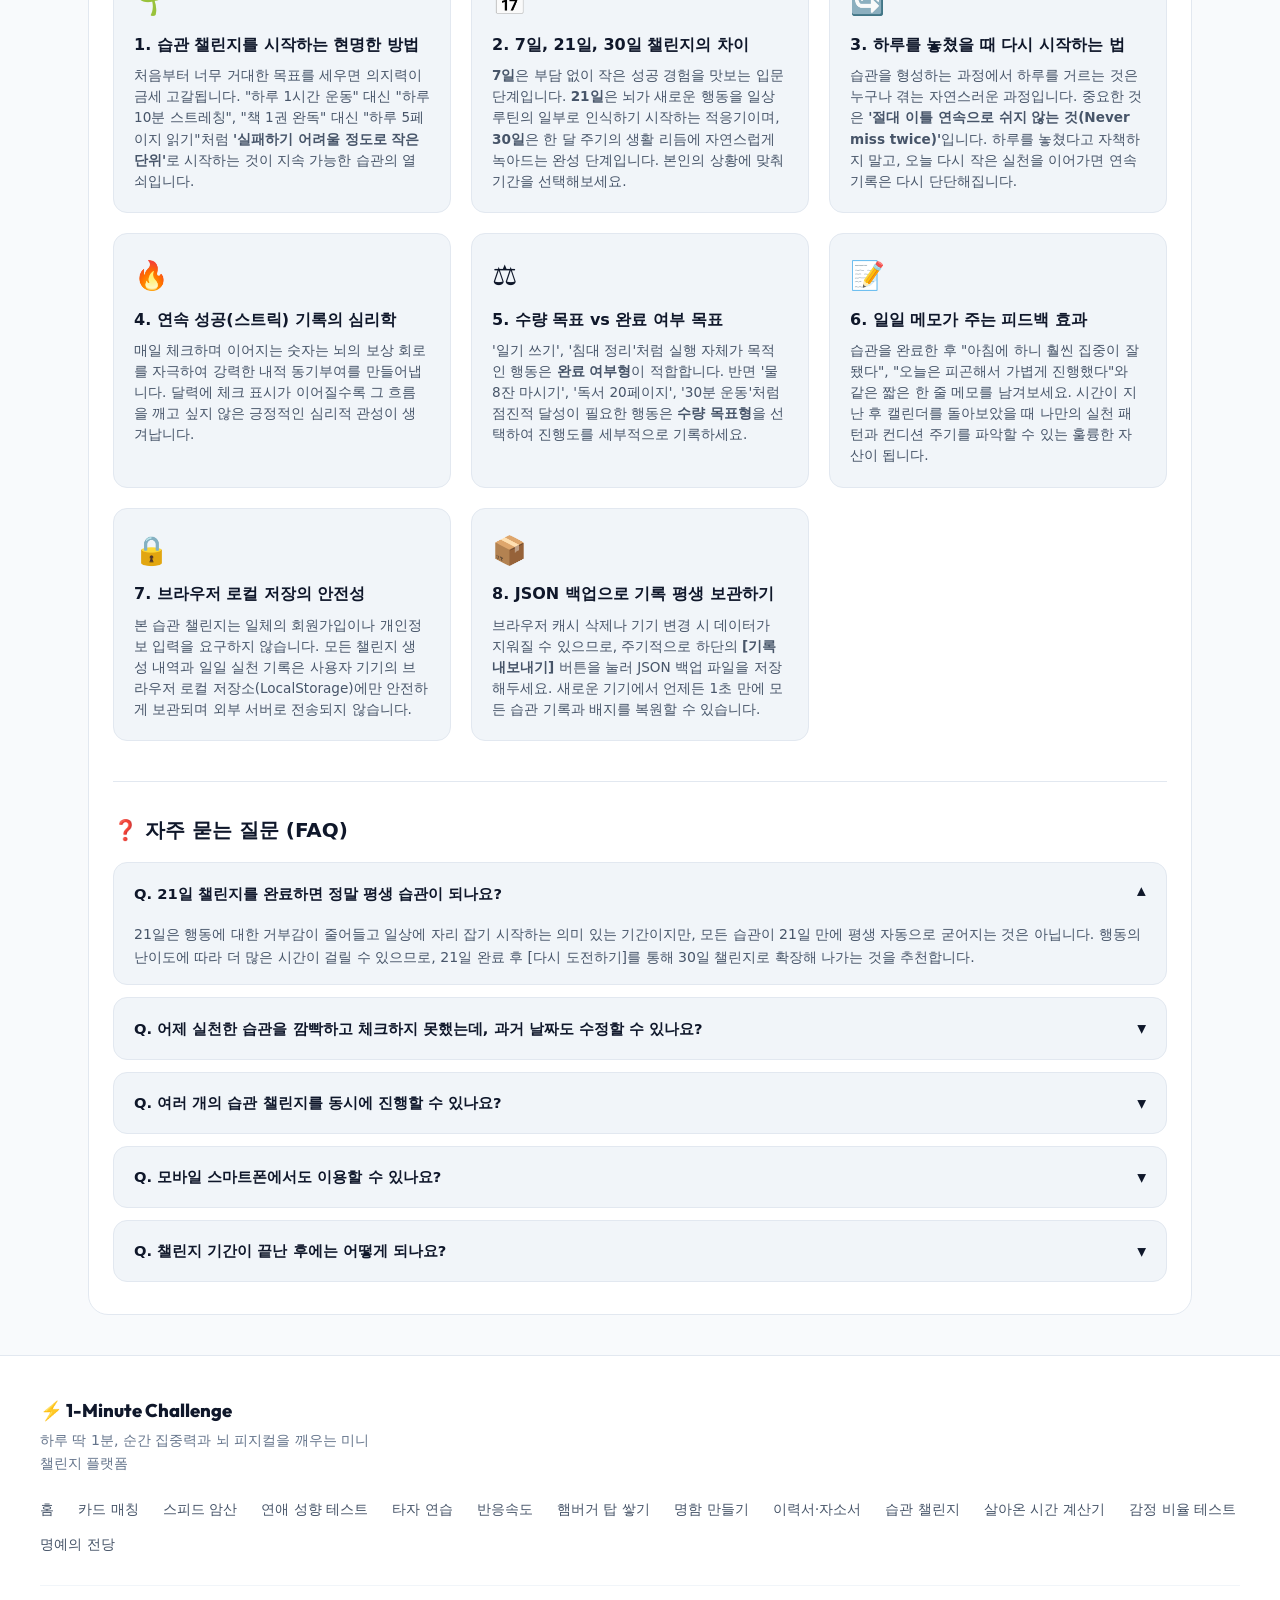
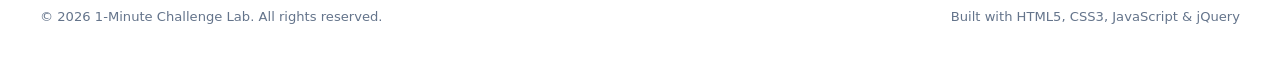
<file: page/habit-challenge.html>
<!DOCTYPE html>
<html lang="ko">
<head>
  <!-- Google tag (gtag.js) -->
  <script async src="https://www.googletagmanager.com/gtag/js?id=G-1FTSKP6230"></script>
  <script>
    window.dataLayer = window.dataLayer || [];
    function gtag(){dataLayer.push(arguments);}
    gtag('js', new Date());

    gtag('config', 'G-1FTSKP6230');
  </script>
  <meta charset="UTF-8">
  <meta name="viewport" content="width=device-width, initial-scale=1.0">
  <title>무료 습관 챌린지 - 작은 습관부터, 매일 하나씩 | 1-Min Challenge</title>
  <meta name="description"
    content="하루 한 번의 실천이 쌓여 나만의 기록이 됩니다! 7일, 21일, 30일 습관 챌린지, 오늘의 체크리스트, 연속 성공 일수, 월별 캘린더, 통계 분석 및 목표 달성 배지를 100% 무료로 이용하세요.">
  <meta name="keywords"
    content="습관챌린지, 해빗트래커, 21일챌린지, 66일습관, 습관형성, 체크리스트, 루틴관리, 갓생살기, 1분챌린지">
  <meta name="author" content="1-Min Challenge Lab">
  <meta name="robots" content="index, follow">
  <link rel="canonical" href="https://ad-site-piyd.vercel.app/page/habit-challenge.html">

  <!-- Search Engine Verification -->
  <meta name="google-site-verification" content="65lCS2e_7exXzQSDIcez0Jmi1IOFyXQUwCy4WzvH50U" />
  <meta name="naver-site-verification" content="0a78e42f016981ce15715a5b6fbfe52c24e4aae0" />

  <!-- Open Graph / Facebook / KakaoTalk -->
  <meta property="og:type" content="website">
  <meta property="og:site_name" content="1-Min Challenge (1분 챌린지)">
  <meta property="og:url" content="https://ad-site-piyd.vercel.app/page/habit-challenge.html">
  <meta property="og:title" content="무료 습관 챌린지 - 작은 습관부터, 매일 하나씩 | 1-Min Challenge">
  <meta property="og:description"
    content="하루 한 번의 실천이 쌓여 나만의 기록이 됩니다! 7일, 21일, 30일 습관 챌린지, 오늘의 체크리스트, 연속 성공 일수, 월별 캘린더, 통계 분석 및 목표 달성 배지를 100% 무료로 이용하세요.">
  <meta property="og:image" content="https://ad-site-piyd.vercel.app/assets/images/og-image.jpg">
  <meta property="og:image:width" content="1200">
  <meta property="og:image:height" content="630">
  <meta property="og:image:alt" content="무료 습관 챌린지 미리보기">
  <meta property="og:locale" content="ko_KR">

  <!-- Twitter Card -->
  <meta name="twitter:card" content="summary_large_image">
  <meta name="twitter:url" content="https://ad-site-piyd.vercel.app/page/habit-challenge.html">
  <meta name="twitter:title" content="무료 습관 챌린지 - 작은 습관부터, 매일 하나씩 | 1-Min Challenge">
  <meta name="twitter:description"
    content="하루 한 번의 실천이 쌓여 나만의 기록이 됩니다! 7일, 21일, 30일 습관 챌린지, 오늘의 체크리스트, 연속 성공 일수, 월별 캘린더, 통계 분석 및 목표 달성 배지를 100% 무료로 이용하세요.">
  <meta name="twitter:image" content="https://ad-site-piyd.vercel.app/assets/images/og-image.jpg">

  <!-- Mobile & Web App Theme -->
  <meta name="theme-color" content="#4f46e5">
  <meta name="apple-mobile-web-app-capable" content="yes">
  <meta name="apple-mobile-web-app-status-bar-style" content="default">
  <meta name="apple-mobile-web-app-title" content="습관 챌린지 - 1-Min Challenge">

  <!-- Favicon -->
  <link rel="icon"
    href="data:image/svg+xml,<svg xmlns=%22http://www.w3.org/2000/svg%22 viewBox=%220 0 100 100%22><text y=%22.9em%22 font-size=%2290%22>🌱</text></svg>">

  <!-- Structured Data (JSON-LD) -->
  <script type="application/ld+json">
  {
    "@context": "https://schema.org",
    "@type": "WebApplication",
    "name": "무료 습관 챌린지",
    "alternateName": "Daily Habit Challenge",
    "url": "https://ad-site-piyd.vercel.app/page/habit-challenge.html",
    "description": "하루 한 번의 실천이 쌓여 나만의 기록이 됩니다! 7일, 21일, 30일 습관 챌린지, 오늘의 체크리스트, 연속 성공 일수, 월별 캘린더, 통계 분석 및 목표 달성 배지를 100% 무료로 이용하세요.",
    "applicationCategory": "ProductivityApplication",
    "operatingSystem": "All",
    "offers": {
      "@type": "Offer",
      "price": "0",
      "priceCurrency": "KRW"
    }
  }
  </script>

  <!-- Anti-flash Dark Mode Initializer -->
  <script>
    (function() {
      var theme = localStorage.getItem('challenge_1min_theme') || 'light';
      if (theme === 'dark') document.documentElement.setAttribute('data-theme', 'dark');
    })();
  </script>

  <!-- Google Web Fonts -->
  <link rel="preconnect" href="https://fonts.googleapis.com">
  <link rel="preconnect" href="https://fonts.gstatic.com" crossorigin>
  <link href="https://fonts.googleapis.com/css2?family=Montserrat:wght@500;700;800;900&family=Noto+Sans+KR:wght@300;400;500;700;800;900&display=swap" rel="stylesheet">

  <!-- Stylesheets -->
  <link rel="stylesheet" href="../assets/css/common.css">
  <link rel="stylesheet" href="../assets/css/habit-challenge.css">
</head>
<body data-current-page="habit-challenge" data-is-subpage="true">

  <div class="app-wrapper">
    <!-- 공통 헤더 컴포넌트 마운트 영역 -->
    <div id="header-placeholder"></div>

    <!-- 공통 쿠팡 파트너스 와이드 배너 컴포넌트 마운트 영역 -->
    <div id="coupang-banner-placeholder"></div>

    <!-- 메인 컨텐츠 영역 -->
    <main class="main-content">
      <div class="container container-fluid flex flex-col gap-4">

        <!-- 페이지 헤더 & 데일리 응원 배너 -->
        <header class="subpage-hero habit-hero-header">
          <div class="hero-badge" id="heroTodayDateBadge">
            <span>📅 2026년 10월 23일 금요일</span>
          </div>
          <h1 class="hero-title">
            작은 습관부터,<br>
            <span class="gradient-text">매일 하나씩 꾸준히 실천해보세요</span>
          </h1>
          <p class="hero-desc">
            하루 한 번의 실천이 쌓이면 나만의 놀라운 기록이 됩니다.<br>
            목표를 설정하고 매일 체크하며 7일, 21일, 30일 챌린지를 완성해보세요.
          </p>

          <!-- 동적 응원 문구 카드 -->
          <div class="daily-cheer-card" id="dailyCheerCard">
            <span class="cheer-emoji">✨</span>
            <div class="cheer-text-wrap">
              <strong id="dailyCheerTitle">오늘의 작은 한 걸음</strong>
              <p id="dailyCheerMsg">좋은 시작이에요! 오늘 실천할 작은 습관을 체크하고 나만의 기록을 쌓아보세요.</p>
            </div>
          </div>

          <div class="habit-feature-tags">
            <span class="htag-chip">🎯 7일 · 21일 · 30일 목표 설정</span>
            <span class="htag-chip">✅ 오늘의 체크리스트</span>
            <span class="htag-chip">🔥 연속 성공(스트릭) 계산</span>
            <span class="htag-chip">📅 월별 캘린더 &amp; 일일 메모</span>
            <span class="htag-chip">🏆 10종 달성 배지 시스템</span>
            <span class="htag-chip">🔒 안전한 브라우저 로컬 저장</span>
          </div>
        </header>

        <!-- 1. 오늘의 종합 대시보드 (Quick Metrics) -->
        <section class="today-metrics-section" aria-label="오늘의 진행 현황">
          <div class="metric-card">
            <span class="metric-icon">📋</span>
            <div class="metric-info">
              <span class="metric-label">오늘의 목표 습관</span>
              <strong class="metric-value text-primary" id="mTodayTotal">0개</strong>
            </div>
          </div>
          <div class="metric-card">
            <span class="metric-icon">✅</span>
            <div class="metric-info">
              <span class="metric-label">오늘 완료한 습관</span>
              <strong class="metric-value text-success" id="mTodayDone">0개</strong>
            </div>
          </div>
          <div class="metric-card">
            <span class="metric-icon">⏳</span>
            <div class="metric-info">
              <span class="metric-label">남은 실천 과제</span>
              <strong class="metric-value text-warning" id="mTodayRemaining">0개</strong>
            </div>
          </div>
          <div class="metric-card">
            <span class="metric-icon">📊</span>
            <div class="metric-info">
              <span class="metric-label">오늘 달성률</span>
              <strong class="metric-value text-secondary" id="mTodayRate">0%</strong>
            </div>
          </div>
          <div class="metric-card">
            <span class="metric-icon">🌱</span>
            <div class="metric-info">
              <span class="metric-label">진행 중인 챌린지</span>
              <strong class="metric-value text-accent" id="mActiveChallenges">0개</strong>
            </div>
          </div>
        </section>

        <!-- 2. 오늘의 습관 체크리스트 (핵심 영역) -->
        <section class="today-checklist-section" aria-label="오늘의 습관 체크리스트">
          <div class="section-title-bar">
            <div>
              <h2 class="section-title">✅ 오늘의 습관 체크리스트</h2>
              <p class="section-subtitle">오늘 실천해야 할 습관을 완료하고 기록을 남겨보세요.</p>
            </div>
            <div class="section-actions-right">
              <button type="button" class="btn btn-primary btn-sm" id="btnOpenNewChallengeModal">
                <span>➕ 새 챌린지 만들기</span>
              </button>
            </div>
          </div>

          <!-- 오늘의 습관 리스트 컨테이너 -->
          <div id="todayHabitsList" class="today-habits-grid">
            <!-- JS로 동적 생성 -->
          </div>

          <!-- 챌린지가 없을 때 표시할 빈 상태 안내 -->
          <div id="emptyTodayNotice" class="empty-notice-card" style="display: none;">
            <div class="empty-icon">🌱</div>
            <h3>아직 시작한 챌린지가 없어요!</h3>
            <p>매일 물 8잔 마시기, 하루 10분 독서하기 등 오늘부터 실천할 작은 습관을 만들어보세요.</p>
            <button type="button" class="btn btn-primary" id="btnEmptyCreate">
              <span>🚀 첫 챌린지 만들기</span>
            </button>
          </div>
        </section>

        <!-- 3. 진행 중인 챌린지 목록 & 필터/정렬 -->
        <section class="challenges-section" aria-label="내 습관 챌린지 목록">
          <div class="section-title-bar">
            <div>
              <h2 class="section-title">🎯 내 습관 챌린지 목록</h2>
              <p class="section-subtitle">참여 중인 7일, 21일, 30일 목표를 확인하고 관리하세요.</p>
            </div>
            <div class="filter-controls-group">
              <!-- 상태 필터 -->
              <div class="segmented-control" id="statusFilterControl">
                <button type="button" class="seg-btn active" data-status="all">전체</button>
                <button type="button" class="seg-btn" data-status="active">진행 중</button>
                <button type="button" class="seg-btn" data-status="completed">완료됨</button>
                <button type="button" class="seg-btn" data-status="paused">중도 종료</button>
              </div>

              <!-- 정렬 선택 -->
              <select id="sortChallengesSelect" class="form-control form-control-sm sort-select">
                <option value="latest">최신 등록순</option>
                <option value="rateDesc">달성률 높은순</option>
                <option value="streakDesc">연속 성공순</option>
                <option value="name">이름순</option>
              </select>
            </div>
          </div>

          <!-- 카테고리 필터 칩 바 -->
          <div class="category-chip-bar" id="categoryFilterBar">
            <button type="button" class="cat-chip active" data-category="all">전체 보기</button>
            <button type="button" class="cat-chip" data-category="health">💧 건강 / 운동</button>
            <button type="button" class="cat-chip" data-category="study">📚 공부 / 독서</button>
            <button type="button" class="cat-chip" data-category="life">🧹 생활 / 루틴</button>
            <button type="button" class="cat-chip" data-category="selfcare">🧘 자기관리 / 힐링</button>
            <button type="button" class="cat-chip" data-category="other">✨ 기타</button>
          </div>

          <!-- 챌린지 카드 그리드 -->
          <div id="allChallengesGrid" class="challenges-cards-grid">
            <!-- JS로 동적 생성 -->
          </div>
        </section>

        <!-- 4. 통계 대시보드 & 시각화 그래프 -->
        <section class="stats-visualization-section" aria-label="습관 달성 통계 및 차트">
          <div class="section-title-bar">
            <div>
              <h2 class="section-title">📊 습관 달성 통계 및 분석</h2>
              <p class="section-subtitle">실제 저장된 데이터를 바탕으로 실천 현황을 시각적으로 확인합니다.</p>
            </div>
          </div>

          <div class="stats-cards-grid">
            <div class="stat-summary-card">
              <span class="stat-sub">누적 총 실천 일수</span>
              <strong class="stat-num text-success" id="statTotalCompletedDays">0일</strong>
            </div>
            <div class="stat-summary-card">
              <span class="stat-sub">평균 챌린지 달성률</span>
              <strong class="stat-num text-primary" id="statAvgRate">0%</strong>
            </div>
            <div class="stat-summary-card">
              <span class="stat-sub">최장 연속 성공 기록</span>
              <strong class="stat-num text-secondary" id="statMaxStreak">0일</strong>
            </div>
            <div class="stat-summary-card">
              <span class="stat-sub">완벽 달성 챌린지</span>
              <strong class="stat-num text-accent" id="statPerfectChallenges">0개</strong>
            </div>
          </div>

          <!-- 2단 차트 그리드 (최근 7일 실천 현황 + 최근 30일 활동 잔디) -->
          <div class="charts-dual-grid">
            <!-- 차트 1: 최근 7일 완료 현황 (CSS 바 차트) -->
            <div class="chart-box">
              <div class="chart-header">
                <h4>📅 최근 7일 실천 현황</h4>
                <span class="chart-sub">요일별 완료한 습관 개수</span>
              </div>
              <div class="weekly-bar-chart" id="weeklyBarChart">
                <!-- JS로 막대 생성 -->
              </div>
            </div>

            <!-- 차트 2: 최근 30일 활동 잔디 맵 -->
            <div class="chart-box">
              <div class="chart-header">
                <h4>🌿 최근 30일 활동 잔디</h4>
                <span class="chart-sub">실천 밀도 시각화</span>
              </div>
              <div class="activity-grass-grid" id="activityGrassGrid">
                <!-- JS로 30개 타일 생성 -->
              </div>
              <div class="grass-legend">
                <span>적음</span>
                <span class="grass-chip lvl-0"></span>
                <span class="grass-chip lvl-1"></span>
                <span class="grass-chip lvl-2"></span>
                <span class="grass-chip lvl-3"></span>
                <span>많음</span>
              </div>
            </div>
          </div>
        </section>

        <!-- 5. 목표 달성 배지 10종 -->
        <section class="badges-showcase-section" aria-label="목표 달성 배지 보관함">
          <div class="section-title-bar">
            <div>
              <h2 class="section-title">🏆 목표 달성 배지 보관함</h2>
              <p class="section-subtitle">작은 성공을 축하하며 10가지 배지를 모아보세요.</p>
            </div>
            <span class="badge-count-pill" id="badgeUnlockedCountPill">0 / 10 획득</span>
          </div>

          <div class="badges-grid" id="badgesGrid">
            <!-- JS로 10종 배지 렌더링 -->
          </div>
        </section>

        <!-- 6. 데이터 백업 및 관리 (내보내기 / 가져오기) -->
        <section class="data-management-bar">
          <div class="data-manage-info">
            <span class="data-icon">💾</span>
            <div>
              <strong>데이터 백업 및 복원</strong>
              <p>기록된 습관 데이터를 JSON 파일로 안전하게 백업하거나 다른 기기에서 불러올 수 있습니다.</p>
            </div>
          </div>
          <div class="data-manage-actions">
            <button type="button" class="btn btn-outline btn-sm" id="btnExportHabitsJson">
              <span>📥 기록 내보내기 (JSON)</span>
            </button>
            <label class="btn btn-outline btn-sm file-import-label" title="저장한 JSON 파일 불러오기">
              <span>📤 기록 가져오기</span>
              <input type="file" id="importHabitsJsonInput" accept=".json" style="display: none;">
            </label>
          </div>
        </section>

        <!-- 7. 페이지 하단 안내 가이드 및 FAQ -->
        <section class="habit-guide-section" aria-label="습관 형성 가이드 및 FAQ">
          <div class="guide-header-wrap">
            <h2 class="guide-title">💡 꾸준한 실천을 돕는 습관 형성 가이드</h2>
            <p class="guide-subtitle">작은 행동이 루틴이 되는 심리학적 원리와 지속 가능한 목표 관리 팁을 확인해보세요.</p>
          </div>

          <div class="guide-articles-grid">
            <article class="guide-card">
              <div class="art-icon">🌱</div>
              <h3>1. 습관 챌린지를 시작하는 현명한 방법</h3>
              <p>
                처음부터 너무 거대한 목표를 세우면 의지력이 금세 고갈됩니다. 
                "하루 1시간 운동" 대신 "하루 10분 스트레칭", "책 1권 완독" 대신 "하루 5페이지 읽기"처럼 <strong>'실패하기 어려울 정도로 작은 단위'</strong>로 시작하는 것이 지속 가능한 습관의 열쇠입니다.
              </p>
            </article>

            <article class="guide-card">
              <div class="art-icon">📅</div>
              <h3>2. 7일, 21일, 30일 챌린지의 차이</h3>
              <p>
                <strong>7일</strong>은 부담 없이 작은 성공 경험을 맛보는 입문 단계입니다. 
                <strong>21일</strong>은 뇌가 새로운 행동을 일상 루틴의 일부로 인식하기 시작하는 적응기이며, 
                <strong>30일</strong>은 한 달 주기의 생활 리듬에 자연스럽게 녹아드는 완성 단계입니다. 본인의 상황에 맞춰 기간을 선택해보세요.
              </p>
            </article>

            <article class="guide-card">
              <div class="art-icon">🔄</div>
              <h3>3. 하루를 놓쳤을 때 다시 시작하는 법</h3>
              <p>
                습관을 형성하는 과정에서 하루를 거르는 것은 누구나 겪는 자연스러운 과정입니다. 
                중요한 것은 <strong>'절대 이틀 연속으로 쉬지 않는 것(Never miss twice)'</strong>입니다. 하루를 놓쳤다고 자책하지 말고, 오늘 다시 작은 실천을 이어가면 연속 기록은 다시 단단해집니다.
              </p>
            </article>

            <article class="guide-card">
              <div class="art-icon">🔥</div>
              <h3>4. 연속 성공(스트릭) 기록의 심리학</h3>
              <p>
                매일 체크하며 이어지는 숫자는 뇌의 보상 회로를 자극하여 강력한 내적 동기부여를 만들어냅니다. 
                달력에 체크 표시가 이어질수록 그 흐름을 깨고 싶지 않은 긍정적인 심리적 관성이 생겨납니다.
              </p>
            </article>

            <article class="guide-card">
              <div class="art-icon">⚖️</div>
              <h3>5. 수량 목표 vs 완료 여부 목표</h3>
              <p>
                '일기 쓰기', '침대 정리'처럼 실행 자체가 목적인 행동은 <strong>완료 여부형</strong>이 적합합니다. 
                반면 '물 8잔 마시기', '독서 20페이지', '30분 운동'처럼 점진적 달성이 필요한 행동은 <strong>수량 목표형</strong>을 선택하여 진행도를 세부적으로 기록하세요.
              </p>
            </article>

            <article class="guide-card">
              <div class="art-icon">📝</div>
              <h3>6. 일일 메모가 주는 피드백 효과</h3>
              <p>
                습관을 완료한 후 "아침에 하니 훨씬 집중이 잘 됐다", "오늘은 피곤해서 가볍게 진행했다"와 같은 짧은 한 줄 메모를 남겨보세요. 
                시간이 지난 후 캘린더를 돌아보았을 때 나만의 실천 패턴과 컨디션 주기를 파악할 수 있는 훌륭한 자산이 됩니다.
              </p>
            </article>

            <article class="guide-card">
              <div class="art-icon">🔒</div>
              <h3>7. 브라우저 로컬 저장의 안전성</h3>
              <p>
                본 습관 챌린지는 일체의 회원가입이나 개인정보 입력을 요구하지 않습니다. 
                모든 챌린지 생성 내역과 일일 실천 기록은 사용자 기기의 브라우저 로컬 저장소(LocalStorage)에만 안전하게 보관되며 외부 서버로 전송되지 않습니다.
              </p>
            </article>

            <article class="guide-card">
              <div class="art-icon">📦</div>
              <h3>8. JSON 백업으로 기록 평생 보관하기</h3>
              <p>
                브라우저 캐시 삭제나 기기 변경 시 데이터가 지워질 수 있으므로, 주기적으로 하단의 <strong>[기록 내보내기]</strong> 버튼을 눌러 JSON 백업 파일을 저장해두세요. 
                새로운 기기에서 언제든 1초 만에 모든 습관 기록과 배지를 복원할 수 있습니다.
              </p>
            </article>
          </div>

          <!-- FAQ 아코디언 -->
          <div class="habit-faq-wrap">
            <h3 class="faq-head-title">❓ 자주 묻는 질문 (FAQ)</h3>
            <div class="faq-accordion-list">
              <details class="faq-item" open>
                <summary class="faq-question">Q. 21일 챌린지를 완료하면 정말 평생 습관이 되나요?</summary>
                <div class="faq-answer">
                  21일은 행동에 대한 거부감이 줄어들고 일상에 자리 잡기 시작하는 의미 있는 기간이지만, 모든 습관이 21일 만에 평생 자동으로 굳어지는 것은 아닙니다. 
                  행동의 난이도에 따라 더 많은 시간이 걸릴 수 있으므로, 21일 완료 후 [다시 도전하기]를 통해 30일 챌린지로 확장해 나가는 것을 추천합니다.
                </div>
              </details>

              <details class="faq-item">
                <summary class="faq-question">Q. 어제 실천한 습관을 깜빡하고 체크하지 못했는데, 과거 날짜도 수정할 수 있나요?</summary>
                <div class="faq-answer">
                  네, 가능합니다! 해당 챌린지 카드의 [캘린더 / 상세 보기]를 누른 뒤 캘린더에서 어제 날짜를 클릭하시면 완료 여부와 수량, 메모를 자유롭게 수정하실 수 있습니다. 수정 즉시 연속 기록과 전체 달성률이 다시 계산됩니다.
                </div>
              </details>

              <details class="faq-item">
                <summary class="faq-question">Q. 여러 개의 습관 챌린지를 동시에 진행할 수 있나요?</summary>
                <div class="faq-answer">
                  네, 독서, 운동, 물 마시기 등 원하는 만큼 여러 챌린지를 동시에 생성하고 관리할 수 있습니다. 메인 화면의 '오늘의 체크리스트'에서 오늘 실천해야 할 모든 습관이 한눈에 모여 편리하게 체크할 수 있습니다.
                </div>
              </details>

              <details class="faq-item">
                <summary class="faq-question">Q. 모바일 스마트폰에서도 이용할 수 있나요?</summary>
                <div class="faq-answer">
                  네, 완벽한 모바일 반응형을 지원합니다. 스마트폰 브라우저에서도 홈 화면에 바로가기를 추가하여 터치 한 번으로 매일 습관을 체크하고 캘린더를 확인할 수 있습니다.
                </div>
              </details>

              <details class="faq-item">
                <summary class="faq-question">Q. 챌린지 기간이 끝난 후에는 어떻게 되나요?</summary>
                <div class="faq-answer">
                  설정한 기간이 종료되면 최종 달성률(완벽 달성, 우수 달성 등)이 판정되며 '완료된 챌린지'로 보관됩니다. 원하시면 [다시 도전하기] 버튼을 통해 이전 기록은 그대로 보관한 채 새로운 챌린지로 이어서 도전하실 수 있습니다.
                </div>
              </details>
            </div>
          </div>
        </section>

      </div>
    </main>

    <!-- 공통 푸터 컴포넌트 마운트 영역 -->
    <div id="footer-placeholder"></div>
  </div>

  <!-- 모달 1: 새로운 챌린지 생성 및 수정 모달 -->
  <div class="habit-modal-backdrop" id="modalCreateChallenge" style="display: none;">
    <div class="habit-modal-box modal-lg">
      <div class="modal-head">
        <h3 id="modalChallengeTitle">새로운 습관 챌린지 만들기</h3>
        <button type="button" class="btn-modal-close" data-close="modalCreateChallenge">✕</button>
      </div>
      <div class="modal-body">
        
        <!-- 추천 템플릿 아코디언 (20종 프리셋) -->
        <details class="preset-templates-accordion" id="presetAccordion" open>
          <summary class="preset-summary">
            <span>✨ 추천 습관 템플릿 20선 (클릭 시 자동 입력)</span>
            <span class="preset-arrow">▾</span>
          </summary>
          <div class="preset-grid" id="presetTemplatesGrid">
            <!-- JS로 20개 프리셋 버튼 생성 -->
          </div>
        </details>

        <form id="createChallengeForm" class="challenge-form" onsubmit="return false;">
          <input type="hidden" id="editChallengeId" value="">

          <!-- 습관 이름 & 카테고리 -->
          <div class="form-row">
            <div class="form-group flex-2">
              <label for="inputHabitName">습관 이름 <span class="required">*</span></label>
              <input type="text" id="inputHabitName" class="form-control" placeholder="예: 매일 물 2L 마시기" required>
            </div>
            <div class="form-group flex-1">
              <label for="selectHabitCategory">카테고리</label>
              <select id="selectHabitCategory" class="form-control">
                <option value="health">💧 건강 / 운동</option>
                <option value="study">📚 공부 / 독서</option>
                <option value="life">🧹 생활 / 루틴</option>
                <option value="selfcare">🧘 자기관리 / 힐링</option>
                <option value="other">✨ 기타</option>
              </select>
            </div>
          </div>

          <!-- 설명 -->
          <div class="form-group">
            <label for="inputHabitDesc">습관 설명 및 다짐 (선택)</label>
            <input type="text" id="inputHabitDesc" class="form-control form-control-sm" placeholder="예: 아침 기상 직후 1잔, 일과 중 틈틈이 수분 보충하기">
          </div>

          <!-- 챌린지 기간 선택 (7일, 21일, 30일) -->
          <div class="form-group">
            <label>챌린지 기간 선택 <span class="required">*</span></label>
            <div class="period-radio-cards">
              <label class="period-card active">
                <input type="radio" name="challengePeriodRadio" value="7" checked>
                <div class="p-card-inner">
                  <span class="p-days">7일 챌린지</span>
                  <span class="p-desc">부담 없이 가볍게 시작하는 일주일</span>
                </div>
              </label>
              <label class="period-card">
                <input type="radio" name="challengePeriodRadio" value="21">
                <div class="p-card-inner">
                  <span class="p-days">21일 챌린지</span>
                  <span class="p-desc">꾸준한 실천을 기록하는 3주</span>
                </div>
              </label>
              <label class="period-card">
                <input type="radio" name="challengePeriodRadio" value="30">
                <div class="p-card-inner">
                  <span class="p-days">30일 챌린지</span>
                  <span class="p-desc">한 달 동안 이어가는 나의 목표</span>
                </div>
              </label>
            </div>
          </div>

          <!-- 시작 날짜 및 종료일 자동 계산 안내 -->
          <div class="form-row align-items-center">
            <div class="form-group flex-1">
              <label for="inputStartDate">시작 날짜 <span class="required">*</span></label>
              <input type="date" id="inputStartDate" class="form-control">
            </div>
            <div class="form-group flex-1">
              <label>예상 종료일</label>
              <div class="calculated-end-date" id="calculatedEndDateDisplay">2026-10-29 (7일간)</div>
            </div>
          </div>

          <!-- 하루 목표 형태 선택 (완료 여부형 vs 수량 목표형) -->
          <div class="form-group">
            <label>하루 목표 형태 <span class="required">*</span></label>
            <div class="goal-type-selector">
              <label class="gtype-card active">
                <input type="radio" name="goalTypeRadio" value="check" checked>
                <div class="gtype-inner">
                  <strong>체크 완료형</strong>
                  <span>하루 1회 실천 여부 체크 (일기, 침대정리, 명상 등)</span>
                </div>
              </label>
              <label class="gtype-card">
                <input type="radio" name="goalTypeRadio" value="quantity">
                <div class="gtype-inner">
                  <strong>수량 목표형</strong>
                  <span>목표치 숫자 달성 (물 8잔, 독서 10페이지, 운동 30분)</span>
                </div>
              </label>
            </div>
          </div>

          <!-- 수량 목표 상세 설정 (수량 목표형 선택 시 노출) -->
          <div id="quantityGoalWrap" class="quantity-goal-subgroup" style="display: none;">
            <div class="form-row">
              <div class="form-group flex-1">
                <label for="inputTargetQty">하루 목표 수량</label>
                <input type="number" id="inputTargetQty" class="form-control" min="1" value="8">
              </div>
              <div class="form-group flex-1">
                <label for="inputTargetUnit">단위</label>
                <input type="text" id="inputTargetUnit" class="form-control" placeholder="잔, 분, 페이지, 회..." value="잔">
              </div>
            </div>
          </div>

          <!-- 대표 아이콘 & 테마 색상 선택 -->
          <div class="form-row">
            <div class="form-group flex-1">
              <label>대표 아이콘</label>
              <div class="icon-picker-grid" id="iconPickerGrid">
                <!-- JS로 24개 이모지 렌더링 -->
              </div>
            </div>
            <div class="form-group flex-1">
              <label>테마 컬러</label>
              <div class="color-picker-grid" id="colorPickerGrid">
                <!-- JS로 8개 컬러 스와치 렌더링 -->
              </div>
            </div>
          </div>

        </form>

      </div>
      <div class="modal-foot">
        <button type="button" class="btn btn-outline" data-close="modalCreateChallenge">취소</button>
        <button type="button" class="btn btn-primary" id="btnSubmitChallengeForm">챌린지 시작하기</button>
      </div>
    </div>
  </div>

  <!-- 모달 2: 챌린지 상세 및 캘린더 모달 -->
  <div class="habit-modal-backdrop" id="modalChallengeDetail" style="display: none;">
    <div class="habit-modal-box modal-lg">
      <div class="modal-head">
        <div class="detail-header-left">
          <span class="detail-modal-icon" id="detailModalIcon">💧</span>
          <div>
            <h3 id="detailModalName">매일 물 2L 마시기</h3>
            <span class="detail-modal-sub" id="detailModalDates">2026.10.23 ~ 2026.10.29 (7일 챌린지)</span>
          </div>
        </div>
        <button type="button" class="btn-modal-close" data-close="modalChallengeDetail">✕</button>
      </div>
      <div class="modal-body">
        
        <!-- 통계 요약 카드 4개 -->
        <div class="detail-stats-bar">
          <div class="dstat-box">
            <span>전체 달성률</span>
            <strong id="dstatOverallRate" class="text-primary">0%</strong>
          </div>
          <div class="dstat-box">
            <span>완료 일수</span>
            <strong id="dstatCompletedDays" class="text-success">0 / 7일</strong>
          </div>
          <div class="dstat-box">
            <span>현재 연속 성공</span>
            <strong id="dstatCurrentStreak" class="text-secondary">0일</strong>
          </div>
          <div class="dstat-box">
            <span>최장 연속 성공</span>
            <strong id="dstatMaxStreak" class="text-accent">0일</strong>
          </div>
        </div>

        <!-- 월별 캘린더 네비게이터 -->
        <div class="calendar-card-wrap">
          <div class="cal-nav-bar">
            <button type="button" class="btn-icon-xs" id="btnCalPrevMonth">◀</button>
            <strong id="calCurrentMonthDisplay">2026년 10월</strong>
            <button type="button" class="btn-icon-xs" id="btnCalNextMonth">▶</button>
          </div>

          <!-- 월별 달력 그리드 -->
          <div class="month-calendar-grid" id="monthCalendarGrid">
            <!-- JS로 요일 헤더 및 날짜 셀 동적 생성 -->
          </div>

          <div class="cal-legend-bar">
            <span><span class="c-dot dot-done"></span> 완료</span>
            <span><span class="c-dot dot-missed"></span> 미완료</span>
            <span><span class="c-dot dot-today"></span> 오늘</span>
            <span><span class="c-dot dot-range"></span> 챌린지 기간</span>
          </div>
        </div>

        <!-- 날짜별 상세 기록 및 일일 메모 작성 패널 -->
        <div class="date-record-panel" id="dateRecordPanel">
          <div class="record-panel-head">
            <strong id="recordSelectedDateText">2026년 10월 23일 (오늘) 실천 기록</strong>
            <span class="record-status-pill" id="recordStatusPill">미완료</span>
          </div>

          <div class="record-controls-row">
            <!-- 수량 조절 or 체크 토글 -->
            <div id="recordActionWrap" class="record-action-wrap">
              <!-- JS로 체크 토글 or 증감 버튼 생성 -->
            </div>
          </div>

          <!-- 일일 한 줄 메모 -->
          <div class="form-group mt-3">
            <label for="inputDailyNote">📝 오늘의 메모 (한 줄 소감, 느낀 점)</label>
            <div style="display: flex; gap: 0.5rem;">
              <input type="text" id="inputDailyNote" class="form-control form-control-sm" placeholder="예: 오늘 아침 운동을 하고 나니 하루가 개운했다!">
              <button type="button" class="btn btn-outline btn-xs" id="btnSaveDailyNote">메모 저장</button>
            </div>
          </div>
        </div>

      </div>
      <div class="modal-foot justify-between">
        <div class="detail-actions-left">
          <button type="button" class="btn btn-outline btn-xs text-danger" id="btnDetailDelete">챌린지 삭제</button>
          <button type="button" class="btn btn-outline btn-xs" id="btnDetailPause">챌린지 종료</button>
          <button type="button" class="btn btn-outline btn-xs" id="btnDetailRetry" style="display: none;">다시 도전하기</button>
        </div>
        <button type="button" class="btn btn-primary btn-sm" data-close="modalChallengeDetail">닫기</button>
      </div>
    </div>
  </div>

  <!-- Scripts -->
  <!-- 1. jQuery 3.7.1 CDN -->
  <script src="https://code.jquery.com/jquery-3.7.1.min.js"></script>
  <!-- 2. 공통 헤더/푸터 로더 & 테마 매니저 -->
  <script src="../assets/js/common.js"></script>
  <!-- 3. 습관 챌린지 핵심 비즈니스 로직 스크립트 -->
  <script src="../assets/js/habit-challenge.js"></script>
  <!-- Google Tag Manager (GTM) -->
  <script async src="https://www.googletagmanager.com/gtm.js?id=GTM-TRLBQWGB"></script>
  <script>
    window.dataLayer = window.dataLayer || [];
    function gtag(){dataLayer.push(arguments);}
    gtag('js', new Date());
  </script>

  <!-- 네이버 웹로그 분석 (NAVER Analytics) -->
  <script type="text/javascript" src="//wcs.pstatic.net/wcslog.js"></script>
  <script type="text/javascript">
    if(!wcs_add) var wcs_add = {};
    wcs_add["wa"] = "1d4b9bc9c9ceaf0";
    if(window.wcs) {
      wcs_do();
    }
  </script>
</body>
</html>
</file>
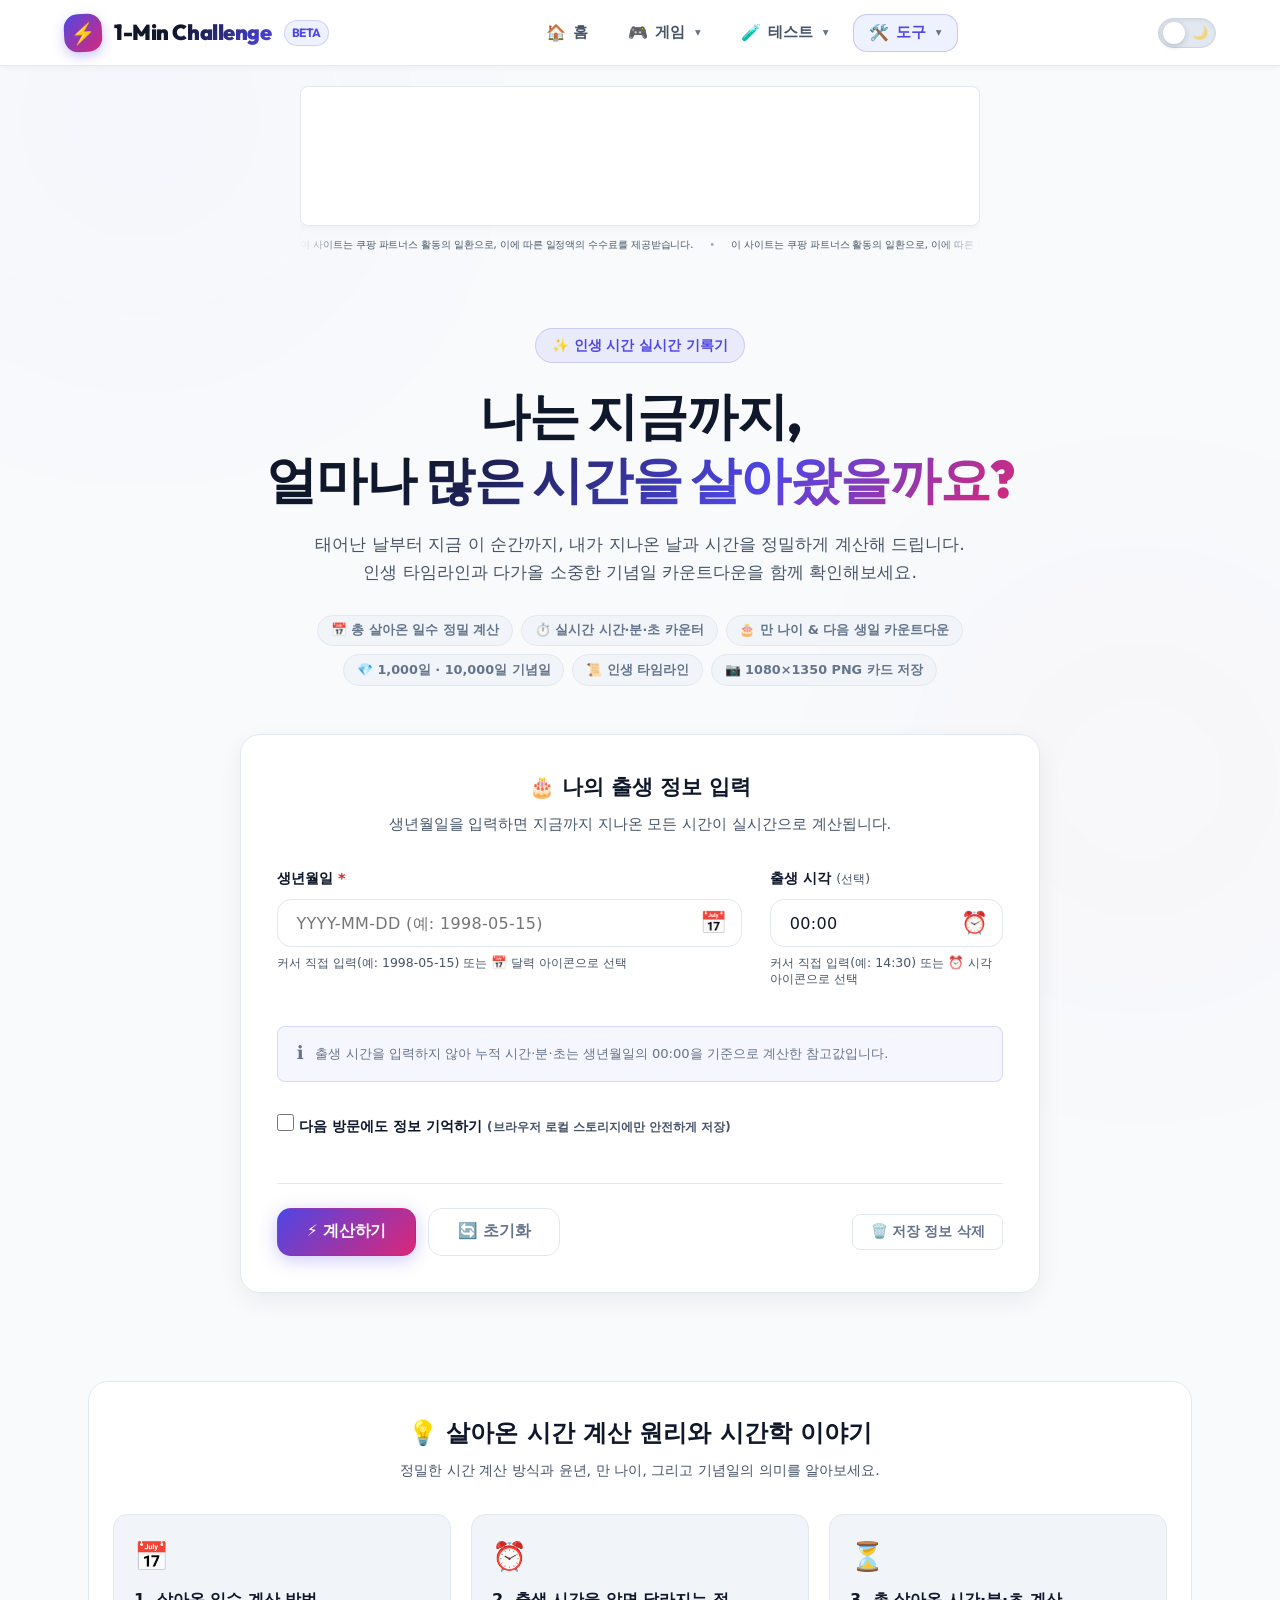
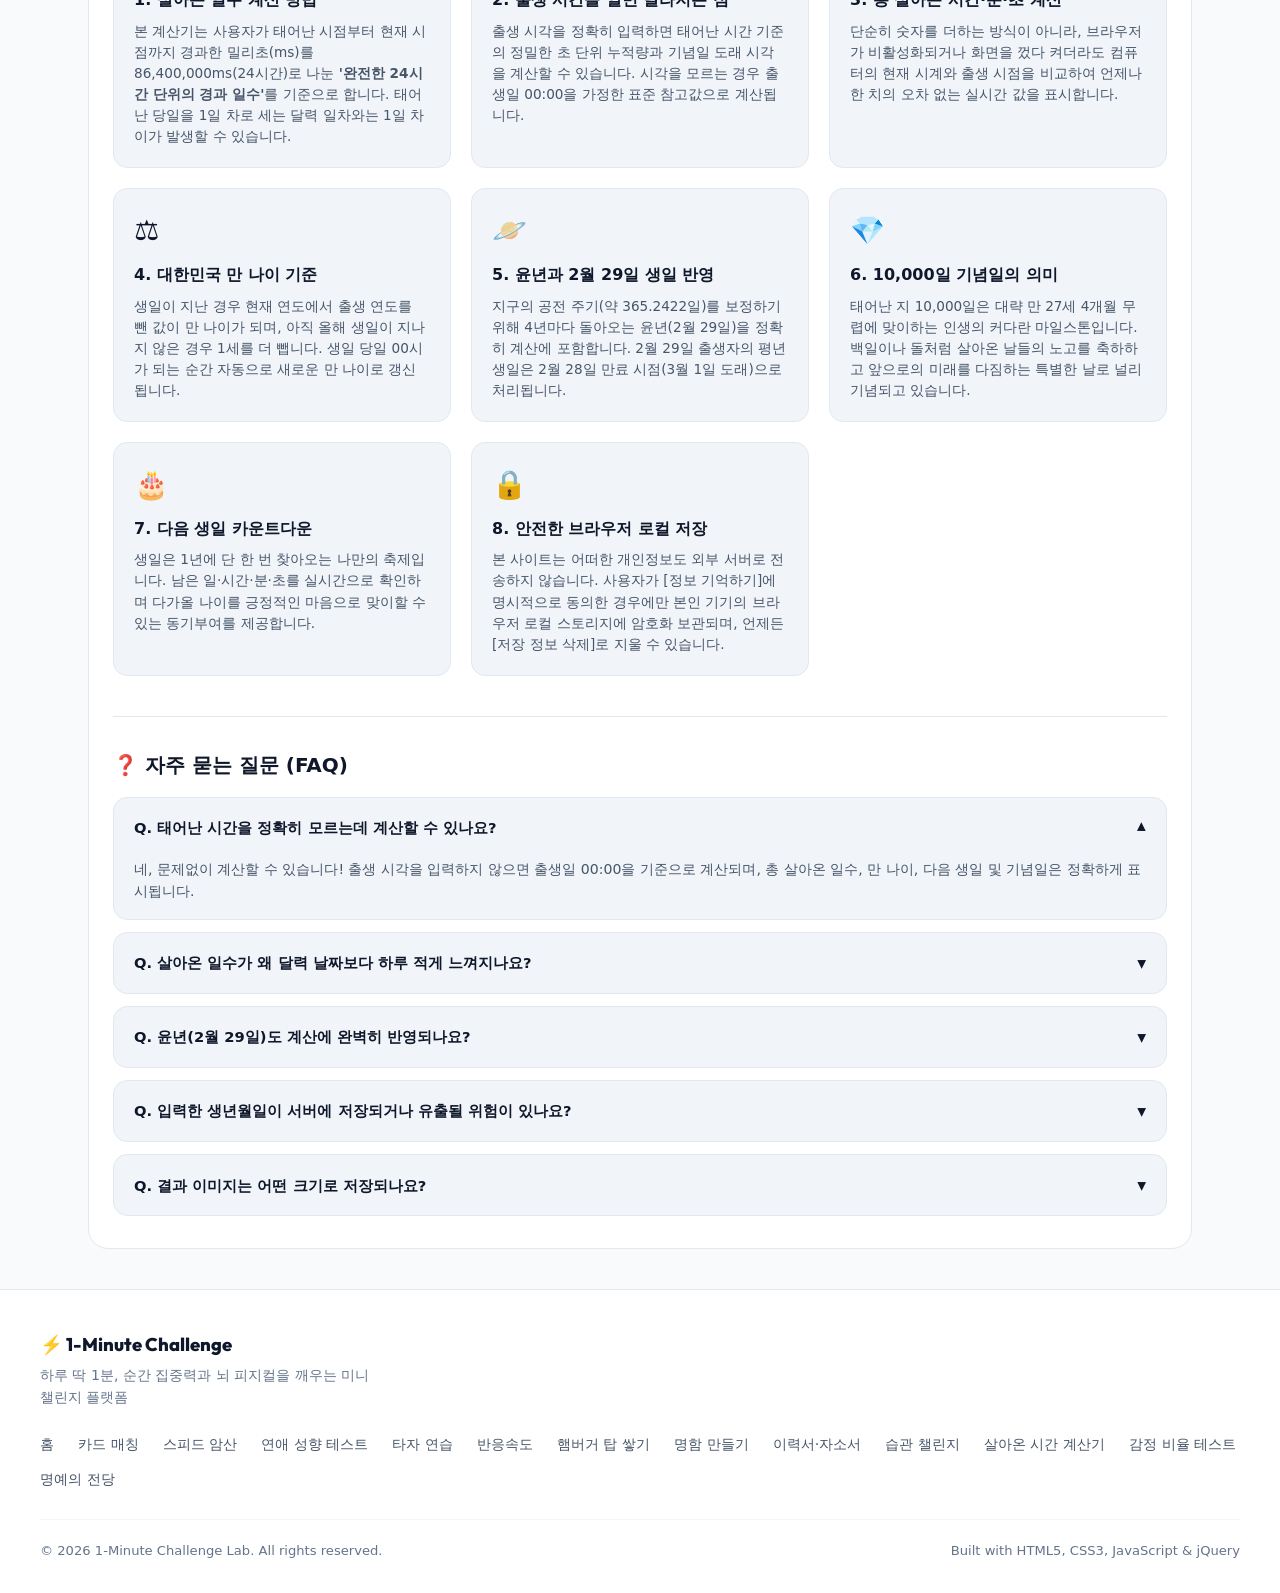
<file: page/life-time-calc.html>
<!DOCTYPE html>
<html lang="ko">
<head>
  <!-- Google tag (gtag.js) -->
  <script async src="https://www.googletagmanager.com/gtag/js?id=G-1FTSKP6230"></script>
  <script>
    window.dataLayer = window.dataLayer || [];
    function gtag(){dataLayer.push(arguments);}
    gtag('js', new Date());

    gtag('config', 'G-1FTSKP6230');
  </script>
  <meta charset="UTF-8">
  <meta name="viewport" content="width=device-width, initial-scale=1.0">
  <title>살아온 시간 계산기 - 나는 지금까지 얼마나 많은 시간을 살아왔을까? | 1-Min Challenge</title>
  <meta name="description"
    content="태어난 날부터 지금 이 순간까지 내가 살아온 총 일수, 실시간 시간·분·초 누적 카운터, 만 나이, 다음 생일 카운트다운, 1,000일·10,000일 기념일 및 인생 타임라인을 무료로 확인하세요.">
  <meta name="keywords"
    content="인생시간계산기, 살아온시간, 나이계산기, 만나이계산기, 생일계산기, 디데이계산기, 기념일계산, 10000일, 인생타임라인, 1분챌린지">
  <meta name="author" content="1-Min Challenge Lab">
  <meta name="robots" content="index, follow">
  <link rel="canonical" href="https://ad-site-piyd.vercel.app/page/life-time-calc.html">

  <!-- Search Engine Verification -->
  <meta name="google-site-verification" content="65lCS2e_7exXzQSDIcez0Jmi1IOFyXQUwCy4WzvH50U" />
  <meta name="naver-site-verification" content="0a78e42f016981ce15715a5b6fbfe52c24e4aae0" />

  <!-- Open Graph / Facebook / KakaoTalk -->
  <meta property="og:type" content="website">
  <meta property="og:site_name" content="1-Min Challenge (1분 챌린지)">
  <meta property="og:url" content="https://ad-site-piyd.vercel.app/page/life-time-calc.html">
  <meta property="og:title" content="살아온 시간 계산기 - 나는 지금까지 얼마나 많은 시간을 살아왔을까? | 1-Min Challenge">
  <meta property="og:description"
    content="태어난 날부터 지금 이 순간까지 내가 살아온 총 일수, 실시간 시간·분·초 누적 카운터, 만 나이, 다음 생일 카운트다운, 1,000일·10,000일 기념일 및 인생 타임라인을 무료로 확인하세요.">
  <meta property="og:image" content="https://ad-site-piyd.vercel.app/assets/images/og-image.jpg">
  <meta property="og:image:width" content="1200">
  <meta property="og:image:height" content="630">
  <meta property="og:image:alt" content="살아온 시간 계산기 미리보기">
  <meta property="og:locale" content="ko_KR">

  <!-- Twitter Card -->
  <meta name="twitter:card" content="summary_large_image">
  <meta name="twitter:url" content="https://ad-site-piyd.vercel.app/page/life-time-calc.html">
  <meta name="twitter:title" content="살아온 시간 계산기 - 나는 지금까지 얼마나 많은 시간을 살아왔을까? | 1-Min Challenge">
  <meta name="twitter:description"
    content="태어난 날부터 지금 이 순간까지 내가 살아온 총 일수, 실시간 시간·분·초 누적 카운터, 만 나이, 다음 생일 카운트다운, 1,000일·10,000일 기념일 및 인생 타임라인을 무료로 확인하세요.">
  <meta name="twitter:image" content="https://ad-site-piyd.vercel.app/assets/images/og-image.jpg">

  <!-- Mobile & Web App Theme -->
  <meta name="theme-color" content="#4f46e5">
  <meta name="apple-mobile-web-app-capable" content="yes">
  <meta name="apple-mobile-web-app-status-bar-style" content="default">
  <meta name="apple-mobile-web-app-title" content="시간 계산기 - 1-Min Challenge">

  <!-- Favicon -->
  <link rel="icon"
    href="data:image/svg+xml,<svg xmlns=%22http://www.w3.org/2000/svg%22 viewBox=%220 0 100 100%22><text y=%22.9em%22 font-size=%2290%22>⏳</text></svg>">

  <!-- Structured Data (JSON-LD) -->
  <script type="application/ld+json">
  {
    "@context": "https://schema.org",
    "@type": "WebApplication",
    "name": "살아온 시간 계산기",
    "alternateName": "Life Time Calculator",
    "url": "https://ad-site-piyd.vercel.app/page/life-time-calc.html",
    "description": "태어난 날부터 지금 이 순간까지 내가 살아온 총 일수, 실시간 시간·분·초 누적 카운터, 만 나이, 다음 생일 카운트다운, 1,000일·10,000일 기념일 및 인생 타임라인을 무료로 확인하세요.",
    "applicationCategory": "UtilitiesApplication",
    "operatingSystem": "All",
    "offers": {
      "@type": "Offer",
      "price": "0",
      "priceCurrency": "KRW"
    }
  }
  </script>

  <!-- Anti-flash Dark Mode Initializer -->
  <script>
    (function() {
      var theme = localStorage.getItem('challenge_1min_theme') || 'light';
      if (theme === 'dark') document.documentElement.setAttribute('data-theme', 'dark');
    })();
  </script>

  <!-- Google Web Fonts -->
  <link rel="preconnect" href="https://fonts.googleapis.com">
  <link rel="preconnect" href="https://fonts.gstatic.com" crossorigin>
  <link href="https://fonts.googleapis.com/css2?family=Montserrat:wght@500;700;800;900&family=Noto+Sans+KR:wght@300;400;500;700;800;900&family=JetBrains+Mono:wght@700;800&display=swap" rel="stylesheet">

  <!-- Stylesheets -->
  <link rel="stylesheet" href="../assets/css/common.css">
  <link rel="stylesheet" href="../assets/css/life-time-calc.css">
</head>
<body data-current-page="life-time-calc" data-is-subpage="true">

  <div class="app-wrapper">
    <!-- 공통 헤더 컴포넌트 마운트 영역 -->
    <div id="header-placeholder"></div>

    <!-- 공통 쿠팡 파트너스 와이드 배너 컴포넌트 마운트 영역 -->
    <div id="coupang-banner-placeholder"></div>

    <!-- 메인 컨텐츠 영역 -->
    <main class="main-content">
      <div class="container container-fluid flex flex-col gap-4">

        <!-- ① 메인 소개 영역 -->
        <header class="subpage-hero lifetime-hero-header">
          <div class="hero-badge">
            <span>✨ 인생 시간 실시간 기록기</span>
          </div>
          <h1 class="hero-title">
            나는 지금까지,<br>
            <span class="gradient-text">얼마나 많은 시간을 살아왔을까요?</span>
          </h1>
          <p class="hero-desc">
            태어난 날부터 지금 이 순간까지, 내가 지나온 날과 시간을 정밀하게 계산해 드립니다.<br>
            인생 타임라인과 다가올 소중한 기념일 카운트다운을 함께 확인해보세요.
          </p>

          <div class="lifetime-feature-tags">
            <span class="lt-chip">📅 총 살아온 일수 정밀 계산</span>
            <span class="lt-chip">⏱️ 실시간 시간·분·초 카운터</span>
            <span class="lt-chip">🎂 만 나이 &amp; 다음 생일 카운트다운</span>
            <span class="lt-chip">💎 1,000일 · 10,000일 기념일</span>
            <span class="lt-chip">📜 인생 타임라인</span>
            <span class="lt-chip">📷 1080×1350 PNG 카드 저장</span>
          </div>
        </header>

        <!-- ② 생년월일 및 출생 시각 입력 카드 -->
        <section class="lifetime-input-section" aria-label="생년월일 입력">
          <div class="input-card-box">
            <div class="card-head-title">
              <h3>🎂 나의 출생 정보 입력</h3>
              <p>생년월일을 입력하면 지금까지 지나온 모든 시간이 실시간으로 계산됩니다.</p>
            </div>

            <form id="lifeCalcForm" class="calc-form" onsubmit="return false;">
              <div class="form-grid-row">
                <!-- 필수: 생년월일 (커서 직접 입력 + 달력 선택 팝업 기능 유지) -->
                <div class="form-group flex-2">
                  <label for="inputBirthDate">
                    생년월일 <span class="required">*</span>
                  </label>
                  <div class="custom-cursor-input-wrap">
                    <input type="text" id="inputBirthDate" class="form-control date-text-input" placeholder="YYYY-MM-DD (예: 1998-05-15)" maxlength="10" autocomplete="off" required>
                    <button type="button" class="btn-picker-trigger" id="btnDatePick" title="달력에서 날짜 선택" aria-label="달력에서 날짜 선택">
                      <span class="picker-icon">📅</span>
                    </button>
                    <input type="date" id="inputBirthDateNative" class="hidden-native-picker" tabindex="-1" aria-label="달력 팝업 선택창">
                  </div>
                  <span class="input-hint" id="birthDateHint">커서 직접 입력(예: 1998-05-15) 또는 📅 달력 아이콘으로 선택</span>
                </div>

                <!-- 선택: 출생 시각 (커서 직접 입력 + 시각 선택 팝업 기능 유지) -->
                <div class="form-group flex-1">
                  <label for="inputBirthTime">
                    출생 시각 <span class="optional-badge">(선택)</span>
                  </label>
                  <div class="custom-cursor-input-wrap">
                    <input type="text" id="inputBirthTime" class="form-control time-text-input" placeholder="00:00" maxlength="5" value="00:00" autocomplete="off">
                    <button type="button" class="btn-picker-trigger" id="btnTimePick" title="출생 시각 선택" aria-label="출생 시각 선택">
                      <span class="picker-icon">⏰</span>
                    </button>
                    <input type="time" id="inputBirthTimeNative" class="hidden-native-picker" tabindex="-1" aria-label="시각 팝업 선택창" value="00:00">
                  </div>
                  <span class="input-hint">커서 직접 입력(예: 14:30) 또는 ⏰ 시각 아이콘으로 선택</span>
                </div>
              </div>

              <!-- 출생 시각 미입력 안내 문구 -->
              <div class="time-notice-alert" id="timeNoticeAlert">
                <span class="notice-icon">ℹ️</span>
                <span>출생 시간을 입력하지 않아 누적 시간·분·초는 생년월일의 00:00을 기준으로 계산한 참고값입니다.</span>
              </div>

              <!-- 브라우저 정보 저장 동의 체크박스 (개인정보 보호 준수) -->
              <div class="save-consent-wrap">
                <label class="consent-checkbox-label">
                  <input type="checkbox" id="checkSaveConsent">
                  <span class="chk-custom"></span>
                  <span class="consent-text">다음 방문에도 정보 기억하기 <small class="text-muted">(브라우저 로컬 스토리지에만 안전하게 저장)</small></span>
                </label>
              </div>

              <!-- 액션 버튼 바 -->
              <div class="form-actions-bar">
                <div class="actions-left">
                  <button type="button" class="btn btn-primary" id="btnCalculate">
                    <span>⚡ 계산하기</span>
                  </button>
                  <button type="button" class="btn btn-outline" id="btnResetInput">
                    <span>🔄 초기화</span>
                  </button>
                </div>
                <div class="actions-right">
                  <button type="button" class="btn btn-outline btn-sm text-danger" id="btnClearSavedData" style="display: none;">
                    <span>🗑️ 저장 정보 삭제</span>
                  </button>
                </div>
              </div>

              <!-- 오류 메시지 박스 -->
              <div class="error-feedback-box" id="calcErrorBox" style="display: none;"></div>
            </form>
          </div>
        </section>

        <!-- 계산 결과 래퍼 (유효한 생년월일 입력 시 노출) -->
        <div id="resultsContainer" class="results-container" style="display: none;">

          <!-- 생일 당일 축하 배너 -->
          <div class="birthday-banner-box" id="birthdayBanner" style="display: none;">
            <div class="bday-icon">🎂</div>
            <div class="bday-text">
              <h3>오늘 생일을 진심으로 축하합니다! 🎉</h3>
              <p>세상에 태어난 가장 소중한 날, 오늘 하루 누구보다 행복하고 의미 있는 시간 보내시길 응원합니다.</p>
            </div>
          </div>

          <!-- ③ 가장 중요한 핵심 결과 — 살아온 총 일수 (페이지에서 가장 큰 타이포그래피) -->
          <section class="lifetime-primary-hero-card" aria-label="살아온 총 일수">
            <div class="hero-card-inner">
              <span class="primary-lead-text">당신이 지금까지 살아온 날은</span>
              <div class="primary-days-number-wrap">
                <span class="primary-days-num" id="resTotalDaysNum">0</span>
                <span class="primary-days-unit">일</span>
              </div>
              <p class="primary-tail-text">입니다.</p>

              <!-- 달력 일차 안내 배지 -->
              <div class="calendar-days-badge" id="resCalendarDaysBadge">
                <span>태어난 날을 1일 차로 계산하면 오늘은 <strong>0일 차</strong>예요.</span>
              </div>

              <!-- 이미지 저장 퀵 버튼 -->
              <div class="hero-card-actions">
                <button type="button" class="btn btn-primary btn-sm" id="btnOpenSaveImageModal">
                  <span>📷 결과 이미지 저장 (PNG)</span>
                </button>
              </div>
            </div>
          </section>

          <!-- ④ 실시간 누적 시간 카운터 -->
          <section class="lifetime-realtime-section" aria-label="실시간 누적 시간">
            <div class="section-title-bar">
              <div>
                <h2 class="section-title">⏱️ 실시간 살아온 시간</h2>
                <p class="section-subtitle">태어난 순간부터 지금 이 순간까지 1초마다 실시간으로 누적되는 기록입니다.</p>
              </div>
            </div>

            <!-- 복합 시간 카운터 (일 시간 분 초) -->
            <div class="compound-time-display-card">
              <span class="compound-label">살아온 시간</span>
              <div class="compound-digits-row">
                <div class="c-unit-box">
                  <span class="c-val" id="cDays">0</span>
                  <span class="c-lbl">일</span>
                </div>
                <span class="c-colon">:</span>
                <div class="c-unit-box">
                  <span class="c-val" id="cHours">00</span>
                  <span class="c-lbl">시간</span>
                </div>
                <span class="c-colon">:</span>
                <div class="c-unit-box">
                  <span class="c-val" id="cMinutes">00</span>
                  <span class="c-lbl">분</span>
                </div>
                <span class="c-colon">:</span>
                <div class="c-unit-box is-seconds">
                  <span class="c-val" id="cSeconds">00</span>
                  <span class="c-lbl">초</span>
                </div>
              </div>
            </div>

            <!-- 총 시간, 총 분, 총 초 3단 카드 -->
            <div class="time-metrics-grid">
              <div class="time-metric-card">
                <span class="t-icon">⏳</span>
                <div class="t-info">
                  <span class="t-label">총 살아온 시간</span>
                  <strong class="t-value text-primary" id="resTotalHours">0시간</strong>
                </div>
              </div>
              <div class="time-metric-card">
                <span class="t-icon">⚡</span>
                <div class="t-info">
                  <span class="t-label">총 살아온 분</span>
                  <strong class="t-value text-secondary" id="resTotalMinutes">0분</strong>
                </div>
              </div>
              <div class="time-metric-card">
                <span class="t-icon">✨</span>
                <div class="t-info">
                  <span class="t-label">총 살아온 초</span>
                  <strong class="t-value text-accent" id="resTotalSeconds">0초</strong>
                </div>
              </div>
            </div>
          </section>

          <!-- ⑤ 현재 나이 & 경과 기간 & ⑥ 다음 생일 카운트다운 (2열 배치) -->
          <section class="age-birthday-dual-grid" aria-label="나이 및 생일 정보">
            
            <!-- 나이 및 달력 경과 카드 -->
            <div class="detail-info-card">
              <div class="dcard-head">
                <span class="dcard-icon">👤</span>
                <div>
                  <h4>현재 나이 및 경과 기간</h4>
                  <p class="dcard-sub">달력 기준 실제 경과 연·월·일</p>
                </div>
              </div>
              <div class="dcard-body">
                <div class="age-highlight-box">
                  <span class="age-label">만 나이</span>
                  <strong class="age-value text-primary" id="resManAge">만 0세</strong>
                  <span class="age-sub" id="resBirthYearDetail">1998년생</span>
                </div>

                <div class="calendar-duration-box">
                  <span class="dur-label">살아온 기간 (달력 기준)</span>
                  <strong class="dur-val" id="resCalendarDuration">0년 0개월 0일</strong>
                </div>

                <div class="birth-trivia-chips">
                  <span class="trivia-chip" id="chipDayOfWeek">📅 금요일 출생</span>
                  <span class="trivia-chip" id="chipZodiac">🐯 호랑이띠</span>
                  <span class="trivia-chip" id="chipConstellation">♉ 황소자리</span>
                </div>

                <div class="leap-year-notice" id="leapYearNotice" style="display: none;">
                  <span>💡 2월 29일 윤달 출생자: 평년에는 2월 28일 자정(3월 1일 도래 시점)을 기준으로 만 나이 및 생일이 적용됩니다.</span>
                </div>
              </div>
            </div>

            <!-- 다음 생일 카운트다운 카드 -->
            <div class="detail-info-card birthday-countdown-card">
              <div class="dcard-head">
                <span class="dcard-icon">🎂</span>
                <div>
                  <h4>다음 생일 카운트다운</h4>
                  <p class="dcard-sub" id="nextBirthdayDateText">2027년 5월 15일</p>
                </div>
              </div>
              <div class="dcard-body">
                <span class="next-bday-lead">다음 생일까지</span>
                
                <div class="next-bday-timer-wrap">
                  <div class="nb-box">
                    <strong id="nbDays">0</strong>
                    <span>일</span>
                  </div>
                  <div class="nb-box">
                    <strong id="nbHours">00</strong>
                    <span>시간</span>
                  </div>
                  <div class="nb-box">
                    <strong id="nbMins">00</strong>
                    <span>분</span>
                  </div>
                  <div class="nb-box is-sec">
                    <strong id="nbSecs">00</strong>
                    <span>초</span>
                  </div>
                </div>

                <p class="next-bday-tail">남았어요.</p>

                <div class="next-bday-age-pill">
                  <span>다음 생일에 맞이하는 나이: <strong id="nextAgeText">만 0세</strong></span>
                </div>
              </div>
            </div>

          </section>

          <!-- ⑦ 특별한 누적 일수 기념일 & 가장 가까운 기념일 -->
          <section class="milestones-section" aria-label="특별한 누적 일수 기념일">
            <div class="section-title-bar">
              <div>
                <h2 class="section-title">💎 특별한 누적 일수 기념일</h2>
                <p class="section-subtitle">1,000일, 5,000일, 10,000일 등 인생의 소중한 마일스톤 날짜입니다.</p>
              </div>
            </div>

            <!-- 가장 가까운 특별한 기념일 하이라이트 배너 -->
            <div class="nearest-milestone-banner" id="nearestMilestoneBanner">
              <span class="nm-icon">🎯</span>
              <div class="nm-text-wrap">
                <span class="nm-tag">가장 가까운 특별한 날</span>
                <h4 id="nmTitle">태어난 지 10,000일</h4>
                <p id="nmDate">2027년 5월 12일</p>
              </div>
              <div class="nm-dday-badge" id="nmDdayBadge">
                <strong>D-82</strong>
                <span>앞으로 82일 남았어요</span>
              </div>
            </div>

            <!-- 기념일 카드 그리드 (100일 ~ 30,000일) -->
            <div class="milestones-grid" id="milestonesGrid">
              <!-- JS로 동적 생성 -->
            </div>
          </section>

          <!-- ⑧ 사용자가 원하는 일수의 기념일 계산 & ⑨ 특정 날짜 기준 계산 (2열) -->
          <section class="custom-calc-dual-grid" aria-label="사용자 지정 날짜 계산">
            
            <!-- 카드 1: 원하는 일수 입력 -> 날짜 계산 -->
            <div class="custom-calc-card">
              <div class="cc-head">
                <span class="cc-icon">🔢</span>
                <div>
                  <h4>내가 원하는 누적 일수 날짜 계산</h4>
                  <p>태어난 지 몇 일째 되는 날짜를 알고 싶나요?</p>
                </div>
              </div>
              <div class="cc-body">
                <div class="cc-input-row">
                  <div class="input-with-unit">
                    <input type="number" id="inputCustomDays" class="form-control" placeholder="예: 15000" min="1" max="100000" value="15000">
                    <span class="unit-text">일</span>
                  </div>
                  <button type="button" class="btn btn-primary btn-sm" id="btnCalcCustomDays">계산하기</button>
                </div>

                <div class="custom-calc-result-box" id="resCustomDaysBox">
                  <span class="cc-res-label">태어난 지 15,000일이 되는 날짜</span>
                  <strong class="cc-res-date" id="resCustomDaysDate">-</strong>
                  <div class="cc-res-meta">
                    <span id="resCustomDaysDday">-</span>
                    <span id="resCustomDaysAge">-</span>
                  </div>
                </div>
              </div>
            </div>

            <!-- 카드 2: 특정 날짜 선택 -> 그 날까지 살아온 일수 계산 -->
            <div class="custom-calc-card">
              <div class="cc-head">
                <span class="cc-icon">📅</span>
                <div>
                  <h4>특정 날짜 기준 살아온 시간 계산</h4>
                  <p>특정 미래나 과거 날짜에 내가 몇 일을 살았을까?</p>
                </div>
              </div>
              <div class="cc-body">
                <div class="cc-input-row">
                  <input type="date" id="inputTargetDate" class="form-control">
                  <button type="button" class="btn btn-primary btn-sm" id="btnCalcTargetDate">계산하기</button>
                </div>

                <div class="custom-calc-result-box" id="resTargetDateBox">
                  <span class="cc-res-label" id="resTargetDateLabel">선택한 날짜까지 살아온 시간</span>
                  <strong class="cc-res-date" id="resTargetDateDays">-</strong>
                  <div class="cc-res-meta">
                    <span id="resTargetDateDiff">-</span>
                    <span id="resTargetDateAge">-</span>
                  </div>
                </div>
              </div>
            </div>

          </section>

          <!-- ⑩ 인생 타임라인 -->
          <section class="timeline-section" aria-label="인생 타임라인">
            <div class="section-title-bar">
              <div>
                <h2 class="section-title">📜 인생 타임라인</h2>
                <p class="section-subtitle">출생부터 현재, 그리고 앞으로 찾아올 인생의 주요 순간들입니다.</p>
              </div>
            </div>

            <div class="timeline-container" id="lifeTimelineContainer">
              <!-- JS로 타임라인 노드 동적 생성 -->
            </div>
          </section>

          <!-- ⑪ 개인 기념일 관리 (최대 30개) -->
          <section class="personal-anniversaries-section" aria-label="개인 기념일 관리">
            <div class="section-title-bar">
              <div>
                <h2 class="section-title">⭐ 나만의 소중한 기념일</h2>
                <p class="section-subtitle">입학, 졸업, 첫 직장, 여행 등 기억하고 싶은 나만의 순간을 기록해보세요. (최대 30개)</p>
              </div>
              <button type="button" class="btn btn-primary btn-sm" id="btnOpenAddAnnivModal">
                <span>➕ 기념일 추가</span>
              </button>
            </div>

            <div class="anniversaries-grid" id="anniversariesGrid">
              <!-- JS로 개인 기념일 카드 동적 생성 -->
            </div>

            <div class="empty-anniv-box" id="emptyAnnivNotice" style="display: none;">
              <span class="empty-icon">🌱</span>
              <p>아직 등록된 개인 기념일이 없어요. 기억하고 싶은 소중한 날을 추가해보세요!</p>
            </div>
          </section>

        </div>

        <!-- ⑫ 페이지 하단 안내 가이드 & FAQ (10개 주제) -->
        <section class="lifetime-guide-section" aria-label="살아온 시간 계산 가이드 및 FAQ">
          <div class="guide-header-wrap">
            <h2 class="guide-title">💡 살아온 시간 계산 원리와 시간학 이야기</h2>
            <p class="guide-subtitle">정밀한 시간 계산 방식과 윤년, 만 나이, 그리고 기념일의 의미를 알아보세요.</p>
          </div>

          <!-- 8종 가이드 아티클 그리드 -->
          <div class="guide-articles-grid">
            <article class="guide-card">
              <div class="art-icon">📅</div>
              <h3>1. 살아온 일수 계산 방법</h3>
              <p>
                본 계산기는 사용자가 태어난 시점부터 현재 시점까지 경과한 밀리초(ms)를 86,400,000ms(24시간)로 나눈 <strong>'완전한 24시간 단위의 경과 일수'</strong>를 기준으로 합니다. 
                태어난 당일을 1일 차로 세는 달력 일차와는 1일 차이가 발생할 수 있습니다.
              </p>
            </article>

            <article class="guide-card">
              <div class="art-icon">⏰</div>
              <h3>2. 출생 시간을 알면 달라지는 점</h3>
              <p>
                출생 시각을 정확히 입력하면 태어난 시간 기준의 정밀한 초 단위 누적량과 기념일 도래 시각을 계산할 수 있습니다. 
                시각을 모르는 경우 출생일 00:00을 가정한 표준 참고값으로 계산됩니다.
              </p>
            </article>

            <article class="guide-card">
              <div class="art-icon">⏳</div>
              <h3>3. 총 살아온 시간·분·초 계산</h3>
              <p>
                단순히 숫자를 더하는 방식이 아니라, 브라우저가 비활성화되거나 화면을 껐다 켜더라도 컴퓨터의 현재 시계와 출생 시점을 비교하여 언제나 한 치의 오차 없는 실시간 값을 표시합니다.
              </p>
            </article>

            <article class="guide-card">
              <div class="art-icon">⚖️</div>
              <h3>4. 대한민국 만 나이 기준</h3>
              <p>
                생일이 지난 경우 현재 연도에서 출생 연도를 뺀 값이 만 나이가 되며, 아직 올해 생일이 지나지 않은 경우 1세를 더 뺍니다. 
                생일 당일 00시가 되는 순간 자동으로 새로운 만 나이로 갱신됩니다.
              </p>
            </article>

            <article class="guide-card">
              <div class="art-icon">🪐</div>
              <h3>5. 윤년과 2월 29일 생일 반영</h3>
              <p>
                지구의 공전 주기(약 365.2422일)를 보정하기 위해 4년마다 돌아오는 윤년(2월 29일)을 정확히 계산에 포함합니다. 
                2월 29일 출생자의 평년 생일은 2월 28일 만료 시점(3월 1일 도래)으로 처리됩니다.
              </p>
            </article>

            <article class="guide-card">
              <div class="art-icon">💎</div>
              <h3>6. 10,000일 기념일의 의미</h3>
              <p>
                태어난 지 10,000일은 대략 만 27세 4개월 무렵에 맞이하는 인생의 커다란 마일스톤입니다. 
                백일이나 돌처럼 살아온 날들의 노고를 축하하고 앞으로의 미래를 다짐하는 특별한 날로 널리 기념되고 있습니다.
              </p>
            </article>

            <article class="guide-card">
              <div class="art-icon">🎂</div>
              <h3>7. 다음 생일 카운트다운</h3>
              <p>
                생일은 1년에 단 한 번 찾아오는 나만의 축제입니다. 
                남은 일·시간·분·초를 실시간으로 확인하며 다가올 나이를 긍정적인 마음으로 맞이할 수 있는 동기부여를 제공합니다.
              </p>
            </article>

            <article class="guide-card">
              <div class="art-icon">🔒</div>
              <h3>8. 안전한 브라우저 로컬 저장</h3>
              <p>
                본 사이트는 어떠한 개인정보도 외부 서버로 전송하지 않습니다. 
                사용자가 [정보 기억하기]에 명시적으로 동의한 경우에만 본인 기기의 브라우저 로컬 스토리지에 암호화 보관되며, 언제든 [저장 정보 삭제]로 지울 수 있습니다.
              </p>
            </article>
          </div>

          <!-- FAQ 아코디언 -->
          <div class="lifetime-faq-wrap">
            <h3 class="faq-head-title">❓ 자주 묻는 질문 (FAQ)</h3>
            <div class="faq-accordion-list">
              <details class="faq-item" open>
                <summary class="faq-question">Q. 태어난 시간을 정확히 모르는데 계산할 수 있나요?</summary>
                <div class="faq-answer">
                  네, 문제없이 계산할 수 있습니다! 출생 시각을 입력하지 않으면 출생일 00:00을 기준으로 계산되며, 총 살아온 일수, 만 나이, 다음 생일 및 기념일은 정확하게 표시됩니다.
                </div>
              </details>

              <details class="faq-item">
                <summary class="faq-question">Q. 살아온 일수가 왜 달력 날짜보다 하루 적게 느껴지나요?</summary>
                <div class="faq-answer">
                  태어난 날을 1일 차로 세는 방식(달력 일차)과, 태어난 순간부터 24시간이 온전히 흘렀을 때 1일이 경과했다고 세는 방식(만 24시간 경과일)의 차이입니다. 본 계산기에서는 두 가지 수치를 모두 안내해 드리고 있습니다.
                </div>
              </details>

              <details class="faq-item">
                <summary class="faq-question">Q. 윤년(2월 29일)도 계산에 완벽히 반영되나요?</summary>
                <div class="faq-answer">
                  네! 4년마다 찾아오는 윤년의 366일과 평년의 365일을 실제 달력 알고리즘으로 계산하므로 윤년으로 인한 날짜 밀림 현상이 전혀 없습니다.
                </div>
              </details>

              <details class="faq-item">
                <summary class="faq-question">Q. 입력한 생년월일이 서버에 저장되거나 유출될 위험이 있나요?</summary>
                <div class="faq-answer">
                  전혀 없습니다. 본 서비스는 회원가입 없이 동작하며, 모든 계산은 사용자의 기기(웹 브라우저) 내부에서만 즉시 수행됩니다.
                </div>
              </details>

              <details class="faq-item">
                <summary class="faq-question">Q. 결과 이미지는 어떤 크기로 저장되나요?</summary>
                <div class="faq-answer">
                  [결과 이미지 저장]을 누르시면 인스타그램이나 모바일 화면에 최적화된 1080×1350px 고해상도 PNG 파일로 즉시 다운로드됩니다.
                </div>
              </details>
            </div>
          </div>
        </section>

      </div>
    </main>

    <!-- 공통 푸터 컴포넌트 마운트 영역 -->
    <div id="footer-placeholder"></div>
  </div>

  <!-- 모달 1: 결과 이미지 PNG 생성 및 미리보기 모달 -->
  <div class="lifetime-modal-backdrop" id="modalSaveImage" style="display: none;">
    <div class="lifetime-modal-box modal-md">
      <div class="modal-head">
        <h3>📷 결과 이미지 저장</h3>
        <button type="button" class="btn-modal-close" data-close="modalSaveImage">✕</button>
      </div>
      <div class="modal-body text-center">
        <p class="modal-sub-desc">1080×1350px 고해상도 PNG 카드로 소장하세요.</p>
        
        <!-- 옵션: 생년월일 표기 여부 -->
        <div class="img-option-row">
          <label class="consent-checkbox-label">
            <input type="checkbox" id="checkIncludeBirthdateInImage" checked>
            <span class="chk-custom"></span>
            <span>이미지에 생년월일 텍스트 포함하기</span>
          </label>
        </div>

        <!-- 캔버스 미리보기 래퍼 -->
        <div class="canvas-preview-wrap">
          <canvas id="resultCardCanvas" width="1080" height="1350"></canvas>
        </div>
      </div>
      <div class="modal-foot">
        <button type="button" class="btn btn-outline" data-close="modalSaveImage">닫기</button>
        <button type="button" class="btn btn-primary" id="btnDownloadPng">PNG 이미지 다운로드</button>
      </div>
    </div>
  </div>

  <!-- 모달 2: 개인 기념일 추가 및 수정 모달 -->
  <div class="lifetime-modal-backdrop" id="modalAddAnniversary" style="display: none;">
    <div class="lifetime-modal-box modal-sm">
      <div class="modal-head">
        <h3 id="modalAnnivTitle">개인 기념일 추가</h3>
        <button type="button" class="btn-modal-close" data-close="modalAddAnniversary">✕</button>
      </div>
      <div class="modal-body">
        <form id="annivForm" onsubmit="return false;">
          <input type="hidden" id="editAnnivId" value="">

          <div class="form-group mb-3">
            <label for="inputAnnivName">기념일 이름 <span class="required">*</span></label>
            <input type="text" id="inputAnnivName" class="form-control" placeholder="예: 첫 직장 입사일, 대학 졸업식" required maxlength="30">
          </div>

          <div class="form-group mb-3">
            <label for="inputAnnivDate">기념일 날짜 <span class="required">*</span></label>
            <input type="date" id="inputAnnivDate" class="form-control" required>
          </div>

          <div class="form-group mb-3">
            <label for="inputAnnivNote">메모 (선택)</label>
            <input type="text" id="inputAnnivNote" class="form-control" placeholder="예: 평생 잊지 못할 설레는 첫 출근!" maxlength="50">
          </div>

          <div class="form-group mb-3">
            <label>대표 아이콘</label>
            <div class="anniv-icon-grid" id="annivIconGrid">
              <!-- JS로 이모지 버튼 생성 -->
            </div>
          </div>
        </form>
      </div>
      <div class="modal-foot">
        <button type="button" class="btn btn-outline" data-close="modalAddAnniversary">취소</button>
        <button type="button" class="btn btn-primary" id="btnSaveAnniversary">저장하기</button>
      </div>
    </div>
  </div>

  <!-- Scripts -->
  <!-- 1. jQuery 3.7.1 CDN -->
  <script src="https://code.jquery.com/jquery-3.7.1.min.js"></script>
  <!-- 2. 공통 헤더/푸터 로더 & 테마 매니저 -->
  <script src="../assets/js/common.js"></script>
  <!-- 3. 살아온 시간 계산기 핵심 스크립트 -->
  <script src="../assets/js/life-time-calc.js"></script>
  <!-- Google Tag Manager (GTM) -->
  <script async src="https://www.googletagmanager.com/gtm.js?id=GTM-TRLBQWGB"></script>
  <script>
    window.dataLayer = window.dataLayer || [];
    function gtag(){dataLayer.push(arguments);}
    gtag('js', new Date());
  </script>

  <!-- 네이버 웹로그 분석 (NAVER Analytics) -->
  <script type="text/javascript" src="//wcs.pstatic.net/wcslog.js"></script>
  <script type="text/javascript">
    if(!wcs_add) var wcs_add = {};
    wcs_add["wa"] = "1d4b9bc9c9ceaf0";
    if(window.wcs) {
      wcs_do();
    }
  </script>
</body>
</html>
</file>
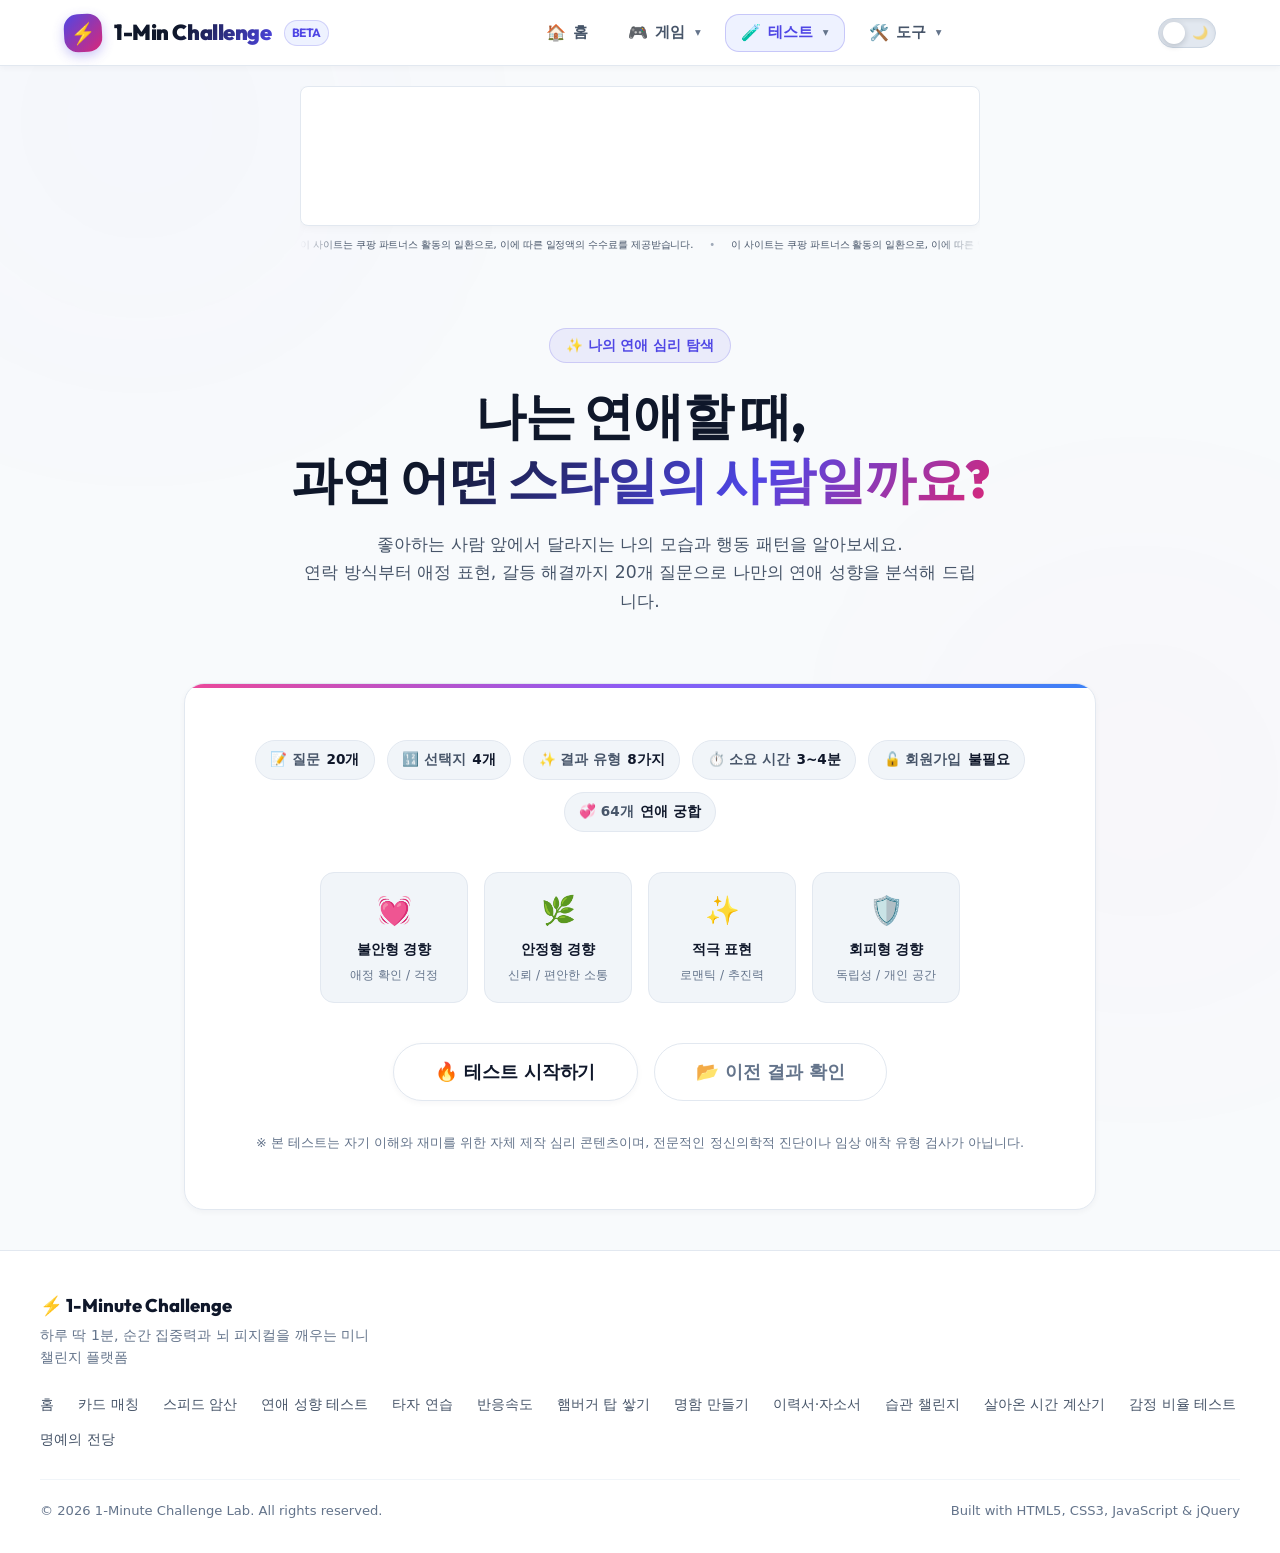
<file: page/love-test.html>
<!DOCTYPE html>
<html lang="ko">
<head>
  <!-- Google tag (gtag.js) -->
  <script async src="https://www.googletagmanager.com/gtag/js?id=G-1FTSKP6230"></script>
  <script>
    window.dataLayer = window.dataLayer || [];
    function gtag(){dataLayer.push(arguments);}
    gtag('js', new Date());

    gtag('config', 'G-1FTSKP6230');
  </script>
  <meta charset="UTF-8">
  <meta name="viewport" content="width=device-width, initial-scale=1.0">
  <title>나의 연애 성향 테스트 - 1-Min Challenge</title>
  <meta name="description"
    content="좋아하는 사람 앞에서 달라지는 나의 모습! 연락, 애정 표현, 갈등 해결까지 20개의 질문으로 불안형·안정형·회피형 성향과 8가지 연애 캐릭터, 64가지 환상·환장의 궁합을 무료로 분석해보세요.">
  <meta name="keywords"
    content="연애테스트, 연애성향테스트, 연애MBTI, 연애심리테스트, 애착유형테스트, 연애궁합, 커플테스트, 심리테스트, 1분챌린지">
  <meta name="author" content="1-Min Challenge Lab">
  <meta name="robots" content="index, follow">
  <link rel="canonical" href="https://ad-site-piyd.vercel.app/page/love-test.html">

  <!-- Search Engine Verification -->
  <meta name="google-site-verification" content="65lCS2e_7exXzQSDIcez0Jmi1IOFyXQUwCy4WzvH50U" />
  <meta name="naver-site-verification" content="0a78e42f016981ce15715a5b6fbfe52c24e4aae0" />

  <!-- Open Graph / Facebook / KakaoTalk -->
  <meta property="og:type" content="website">
  <meta property="og:site_name" content="1-Min Challenge (1분 챌린지)">
  <meta property="og:url" content="https://ad-site-piyd.vercel.app/page/love-test.html">
  <meta property="og:title" content="나의 연애 성향 테스트 - 8가지 연애 유형과 궁합 분석 | 1-Min Challenge">
  <meta property="og:description"
    content="좋아하는 사람 앞에서 달라지는 나의 모습! 연락, 애정 표현, 갈등 해결까지 20개의 질문으로 불안형·안정형·회피형 성향과 8가지 연애 캐릭터, 64가지 환상·환장의 궁합을 무료로 분석해보세요.">
  <meta property="og:image" content="https://ad-site-piyd.vercel.app/assets/images/og-image.jpg">
  <meta property="og:image:width" content="1200">
  <meta property="og:image:height" content="630">
  <meta property="og:image:alt" content="나의 연애 성향 테스트 미리보기">
  <meta property="og:locale" content="ko_KR">

  <!-- Twitter Card -->
  <meta name="twitter:card" content="summary_large_image">
  <meta name="twitter:url" content="https://ad-site-piyd.vercel.app/page/love-test.html">
  <meta name="twitter:title" content="나의 연애 성향 테스트 - 8가지 연애 유형과 궁합 분석 | 1-Min Challenge">
  <meta name="twitter:description"
    content="좋아하는 사람 앞에서 달라지는 나의 모습! 연락, 애정 표현, 갈등 해결까지 20개의 질문으로 불안형·안정형·회피형 성향과 8가지 연애 캐릭터, 64가지 환상·환장의 궁합을 무료로 분석해보세요.">
  <meta name="twitter:image" content="https://ad-site-piyd.vercel.app/assets/images/og-image.jpg">

  <!-- Mobile & Web App Theme -->
  <meta name="theme-color" content="#4f46e5">
  <meta name="apple-mobile-web-app-capable" content="yes">
  <meta name="apple-mobile-web-app-status-bar-style" content="default">
  <meta name="apple-mobile-web-app-title" content="연애 테스트 - 1-Min Challenge">

  <!-- Favicon -->
  <link rel="icon"
    href="data:image/svg+xml,<svg xmlns=%22http://www.w3.org/2000/svg%22 viewBox=%220 0 100 100%22><text y=%22.9em%22 font-size=%2290%22>💖</text></svg>">

  <!-- Structured Data (JSON-LD) -->
  <script type="application/ld+json">
  {
    "@context": "https://schema.org",
    "@type": "WebApplication",
    "name": "나의 연애 성향 테스트",
    "alternateName": "Love Type Test",
    "url": "https://ad-site-piyd.vercel.app/page/love-test.html",
    "description": "좋아하는 사람 앞에서 달라지는 나의 모습! 연락, 애정 표현, 갈등 해결까지 20개의 질문으로 불안형·안정형·회피형 성향과 8가지 연애 캐릭터, 64가지 궁합을 확인해보세요.",
    "applicationCategory": "LifestyleApplication",
    "operatingSystem": "All",
    "offers": {
      "@type": "Offer",
      "price": "0",
      "priceCurrency": "KRW"
    }
  }
  </script>

  <!-- Anti-flash Dark Mode Theme Initializer -->
  <script>
    (function() {
      var theme = localStorage.getItem('challenge_1min_theme') || 'light';
      if (theme === 'dark') document.documentElement.setAttribute('data-theme', 'dark');
    })();
  </script>

  <!-- Stylesheets -->
  <link rel="stylesheet" href="../assets/css/common.css">
  <link rel="stylesheet" href="../assets/css/love-test.css">
</head>
<body data-current-page="love-test" data-is-subpage="true">

  <div class="app-wrapper">
    <!-- 공통 헤더 컴포넌트 마운트 영역 -->
    <div id="header-placeholder"></div>

    <!-- 공통 쿠팡 파트너스 와이드 배너 컴포넌트 마운트 영역 -->
    <div id="coupang-banner-placeholder"></div>

    <!-- 메인 컨텐츠 영역 -->
    <main class="main-content">
      <div class="container container-md flex flex-col gap-3">

        <!-- 이어하기 알림 배너 (새로고침 시 표시) -->
        <div class="resume-banner" id="resumeBanner">
          <div class="resume-info">
            <span>⏱️</span>
            <span id="resumeNoticeText">이전에 풀던 질문 기록이 있습니다.</span>
          </div>
          <div class="resume-btn-group">
            <button type="button" class="btn btn-primary btn-xs" id="resumeTestBtn">
              이어서 풀기
            </button>
            <button type="button" class="btn btn-outline btn-xs" id="dismissResumeBtn">
              새로 시작
            </button>
          </div>
        </div>

        <!-- ================================================================
             단계 1: 인트로 시작 화면 (Stage Intro)
             ================================================================ -->
        <section class="test-stage-section active" id="stage-intro">
          <div class="subpage-hero" style="padding: 1.5rem 0 2rem;">
            <div class="hero-badge">
              <span>✨ 나의 연애 심리 탐색</span>
            </div>
            
            <h1 class="hero-title">
              나는 연애할 때,<br>
              <span class="gradient-text">과연 어떤 스타일의 사람일까요?</span>
            </h1>

            <p class="hero-desc">
              좋아하는 사람 앞에서 달라지는 나의 모습과 행동 패턴을 알아보세요.<br>
              연락 방식부터 애정 표현, 갈등 해결까지 20개 질문으로 나만의 연애 성향을 분석해 드립니다.
            </p>
          </div>

          <div class="intro-card" style="margin-top: 0.5rem;">

            <!-- 테스트 요약 칩 -->
            <div class="intro-chips-grid">
              <span class="intro-chip">📝 질문 <strong>20개</strong></span>
              <span class="intro-chip">🔢 선택지 <strong>4개</strong></span>
              <span class="intro-chip">✨ 결과 유형 <strong>8가지</strong></span>
              <span class="intro-chip">⏱️ 소요 시간 <strong>3~4분</strong></span>
              <span class="intro-chip">🔓 회원가입 <strong>불필요</strong></span>
              <span class="intro-chip">💞 64개 <strong>연애 궁합</strong></span>
            </div>

            <!-- 4대 기본 성향 프리뷰 -->
            <div class="intro-traits-summary">
              <div class="trait-preview-item">
                <div class="trait-preview-icon">💓</div>
                <strong class="trait-preview-name">불안형 경향</strong>
                <span class="trait-preview-kw">애정 확인 / 걱정</span>
              </div>
              <div class="trait-preview-item">
                <div class="trait-preview-icon">🌿</div>
                <strong class="trait-preview-name">안정형 경향</strong>
                <span class="trait-preview-kw">신뢰 / 편안한 소통</span>
              </div>
              <div class="trait-preview-item">
                <div class="trait-preview-icon">✨</div>
                <strong class="trait-preview-name">적극 표현</strong>
                <span class="trait-preview-kw">로맨틱 / 추진력</span>
              </div>
              <div class="trait-preview-item">
                <div class="trait-preview-icon">🛡️</div>
                <strong class="trait-preview-name">회피형 경향</strong>
                <span class="trait-preview-kw">독립성 / 개인 공간</span>
              </div>
            </div>

            <!-- 액션 버튼 그룹 -->
            <div class="intro-actions">
              <button type="button" class="btn btn-secondary btn-lg" id="startTestBtn">
                <span>🔥 테스트 시작하기</span>
              </button>
              <button type="button" class="btn btn-outline btn-lg" id="openHistoryFromIntroBtn">
                <span>📂 이전 결과 확인</span>
                <span class="badge badge-primary ml-1" id="historyCountBadge" style="display: none;">0</span>
              </button>
            </div>

            <p style="margin-top: 2rem; font-size: 0.8rem; color: var(--text-dim); line-height: 1.5;">
              ※ 본 테스트는 자기 이해와 재미를 위한 자체 제작 심리 콘텐츠이며, 전문적인 정신의학적 진단이나 임상 애착 유형 검사가 아닙니다.
            </p>
          </div>
        </section>


        <!-- ================================================================
             단계 2: 퀴즈 진행 화면 (Stage Quiz)
             ================================================================ -->
        <section class="test-stage-section" id="stage-quiz" style="display: none;">
          <div class="quiz-wrapper">
            
            <!-- 상단 진행 바 & 카운터 -->
            <div class="quiz-header-bar">
              <div class="quiz-meta-info">
                <span class="question-counter" id="questionCounter">QUESTION 01 / 20</span>
                <span class="progress-percent" id="progressPercent">5%</span>
              </div>
              <div class="quiz-progress-track">
                <div class="quiz-progress-bar" id="testProgressBar"></div>
              </div>
            </div>

            <!-- 메인 질문 카드 -->
            <div class="question-card">
              <h2 class="question-title" id="questionTitle">질문을 불러오는 중입니다...</h2>
              
              <!-- 4가지 선택지 리스트 -->
              <div class="options-list" id="optionsList">
                <!-- Javascript 동적 생성 -->
              </div>
            </div>

            <!-- 하단 네비게이션 버튼 바 -->
            <div class="quiz-nav-footer">
              <button type="button" class="btn btn-outline" id="prevQuestionBtn" disabled>
                <span>← 이전 질문</span>
              </button>
              <button type="button" class="btn btn-primary" id="nextQuestionBtn" disabled>
                <span>다음 질문 →</span>
              </button>
            </div>

          </div>
        </section>


        <!-- ================================================================
             단계 3: 결과 상세 화면 (Stage Result)
             ================================================================ -->
        <section class="test-stage-section" id="stage-result" style="display: none;">
          <div class="result-wrapper">
            
            <!-- ① 최종 결과 헤더 카드 -->
            <div class="result-hero-card">
              <span class="result-subhead">당신의 연애 성향은?</span>
              <div class="result-icon-badge" id="resultBadgeIcon">💌</div>
              <div>
                <span class="result-code-tag" id="resultTypeCode">TYPE 01</span>
              </div>
              <h1 class="result-main-title" id="resultTypeName">불안형 · 사랑 확인형</h1>
              <div class="result-quote-box" id="resultQuote">"사랑을 확인할 때 마음이 놓이는 사람"</div>
              <div class="result-keywords-wrap" id="resultKeywords">
                <!-- 키워드 태그 -->
              </div>
            </div>

            <!-- ② 나의 연애 성격 상세 설명 카드 -->
            <div class="content-box-card">
              <h3 class="result-section-title">
                <span>📖</span> 나의 연애 성격
              </h3>
              <p class="detailed-desc-text" id="resultDescription">
                상세 설명이 로드되는 중입니다...
              </p>
            </div>

            <!-- ③ 애정 표현 방식 & ④ 갈등 상황에서의 행동 (2열 그리드) -->
            <div class="dual-card-grid">
              <div class="mini-detail-card">
                <div class="mini-card-head">
                  <span>💌</span> 애정 표현 방식
                </div>
                <p id="resultExpressionStyle">-</p>
              </div>
              <div class="mini-detail-card">
                <div class="mini-card-head">
                  <span>⚡</span> 갈등 상황에서의 행동
                </div>
                <p id="resultConflictStyle">-</p>
              </div>
            </div>

            <!-- ⑤ 연애 강점 (3가지) & ⑥ 주의할 점 (3가지) -->
            <div class="strength-weakness-grid">
              <div class="content-box-card" style="margin-bottom: 0;">
                <h3 class="result-section-title" style="color: var(--success);">
                  <span>✨</span> 연애 강점
                </h3>
                <ul class="sw-list" id="resultStrengths">
                  <!-- 강점 3가지 -->
                </ul>
              </div>
              <div class="content-box-card" style="margin-bottom: 0;">
                <h3 class="result-section-title" style="color: var(--warning);">
                  <span>⚠️</span> 주의할 점
                </h3>
                <ul class="sw-list" id="resultWeaknesses">
                  <!-- 주의점 3가지 -->
                </ul>
              </div>
            </div>

            <!-- ⑦ 관계를 위한 조언 -->
            <div class="advice-box">
              <div class="advice-head">
                <span>💡</span> 관계를 위한 조언
              </div>
              <p class="advice-text" id="resultAdvice">-</p>
            </div>

            <!-- ⑧ 4대 성향 점수 그래프 카드 -->
            <div class="scores-card">
              <h3 class="result-section-title">
                <span>📊</span> 성향 점수 분석
              </h3>
              <div class="scores-bars-wrap">
                <!-- 불안형 -->
                <div class="score-bar-row">
                  <div class="score-bar-meta">
                    <span class="score-bar-title"><span style="color: #ec4899;">●</span> 불안형 경향</span>
                    <div class="score-bar-values">
                      <span class="score-raw-text" id="scoreRawA">0/20점</span>
                      <span class="score-percent-text" style="color: #ec4899;" id="scorePercentA">0%</span>
                    </div>
                  </div>
                  <div class="score-track">
                    <div class="score-fill fill-a" id="scoreBarA" style="width: 0%;"></div>
                  </div>
                </div>

                <!-- 안정형 -->
                <div class="score-bar-row">
                  <div class="score-bar-meta">
                    <span class="score-bar-title"><span style="color: #6366f1;">●</span> 안정형 경향</span>
                    <div class="score-bar-values">
                      <span class="score-raw-text" id="scoreRawB">0/20점</span>
                      <span class="score-percent-text" style="color: #6366f1;" id="scorePercentB">0%</span>
                    </div>
                  </div>
                  <div class="score-track">
                    <div class="score-fill fill-b" id="scoreBarB" style="width: 0%;"></div>
                  </div>
                </div>

                <!-- 적극 표현형 -->
                <div class="score-bar-row">
                  <div class="score-bar-meta">
                    <span class="score-bar-title"><span style="color: #ea580c;">●</span> 적극 표현 경향</span>
                    <div class="score-bar-values">
                      <span class="score-raw-text" id="scoreRawC">0/20점</span>
                      <span class="score-percent-text" style="color: #ea580c;" id="scorePercentC">0%</span>
                    </div>
                  </div>
                  <div class="score-track">
                    <div class="score-fill fill-c" id="scoreBarC" style="width: 0%;"></div>
                  </div>
                </div>

                <!-- 회피형 -->
                <div class="score-bar-row">
                  <div class="score-bar-meta">
                    <span class="score-bar-title"><span style="color: #0284c7;">●</span> 회피형 경향</span>
                    <div class="score-bar-values">
                      <span class="score-raw-text" id="scoreRawD">0/20점</span>
                      <span class="score-percent-text" style="color: #0284c7;" id="scorePercentD">0%</span>
                    </div>
                  </div>
                  <div class="score-track">
                    <div class="score-fill fill-d" id="scoreBarD" style="width: 0%;"></div>
                  </div>
                </div>
              </div>

              <p class="scores-disclaimer">
                ※ 위 성향 점수는 20문항 중 각 선택지를 고른 비율이며, 전문적인 심리검사에서 산출한 확률이나 진단 수치가 아닙니다.
              </p>
            </div>

            <!-- 애착 관련 4대 성향 심층 해설 (주성향/보조성향 우선배치) -->
            <div style="margin-bottom: 2rem;">
              <h3 class="result-section-title">
                <span>🌱</span> 나의 행동 성향 해설
              </h3>
              <div class="trait-explanations-grid" id="traitExplanationsList">
                <!-- Javascript 동적 생성 -->
              </div>
            </div>

            <!-- ⑨ 잘 맞는 연애 유형 & ⑩ 서로 배려가 필요한 유형 -->
            <div class="matches-grid">
              <div class="match-box">
                <div class="match-box-title">
                  <span>💖</span> 잘 맞는 연애 유형
                </div>
                <div class="match-badges-list" id="resultBestMatches">
                  <!-- 추천 유형 뱃지 -->
                </div>
              </div>
              <div class="match-box">
                <div class="match-box-title">
                  <span>⚠️</span> 서로 배려가 필요한 유형
                </div>
                <div class="match-badges-list" id="resultCarefulMatches">
                  <!-- 배려 필요 유형 뱃지 -->
                </div>
              </div>
            </div>

            <!-- ⑪ 두 사람의 연애 궁합 비교 인터랙티브 섹션 (64개 조합) -->
            <div class="compatibility-card">
              <h3 class="result-section-title">
                <span>💞</span> 두 사람의 연애 궁합 알아보기 (64가지 조합)
              </h3>
              <p style="font-size: 0.9rem; color: var(--text-dim); margin-bottom: 1.25rem;">
                나의 유형과 상대방(또는 관심 있는 사람)의 유형을 선택하여 궁합 점수와 관계 조언을 확인해보세요.
              </p>

              <div class="compat-form">
                <div class="compat-select-box">
                  <label for="compareMyType">나의 연애 유형</label>
                  <select id="compareMyType" class="compat-select"></select>
                </div>

                <div class="compat-heart-icon">💘</div>

                <div class="compat-select-box">
                  <label for="comparePartnerType">상대방의 연애 유형</label>
                  <select id="comparePartnerType" class="compat-select"></select>
                </div>
              </div>

              <div class="compat-action-wrap">
                <button type="button" class="btn btn-secondary" id="runCompatBtn">
                  <span>우리 궁합 알아보기 ✨</span>
                </button>
              </div>

              <!-- 궁합 결과 카드 -->
              <div class="compat-result-card" id="compatibilityResultCard">
                <div class="compat-score-wrap">
                  <div class="compat-types-header">
                    <span id="compatType1Name">TYPE 01</span> × <span id="compatType2Name">TYPE 04</span>
                  </div>
                  <div class="compat-score-num" id="compatScore">85점</div>
                </div>

                <div class="compat-score-track">
                  <div class="compat-score-fill" id="compatScoreBar" style="width: 85%;"></div>
                </div>

                <div class="compat-headline" id="compatHeadline">관계의 핵심 특징</div>

                <div class="compat-details-grid">
                  <div class="compat-item-box">
                    <div class="compat-item-title" style="color: var(--success);">
                      <span>✓</span> 잘 맞는 부분 (2가지)
                    </div>
                    <ul class="compat-bullets" id="compatGoodPoints"></ul>
                  </div>

                  <div class="compat-item-box">
                    <div class="compat-item-title" style="color: var(--warning);">
                      <span>!</span> 배려가 필요한 부분 (2가지)
                    </div>
                    <ul class="compat-bullets" id="compatCarefulPoints"></ul>
                  </div>

                  <div class="compat-item-box" style="grid-column: 1 / -1;">
                    <div class="compat-item-title" style="color: var(--primary);">
                      <span>💡</span> 관계를 위한 조언 (2가지)
                    </div>
                    <ul class="compat-bullets" id="compatAdvices"></ul>
                  </div>
                </div>

                <p style="margin-top: 1rem; font-size: 0.75rem; color: var(--text-dim); text-align: center;">
                  ※ 궁합 점수는 두 성향 간의 고정 특성 차이로 산출된 오락용 점수이며 실제 연애 성공률을 의미하지 않습니다.
                </p>
              </div>
            </div>

            <!-- ⑫ & ⑬ 하단 액션 버튼 바 (공유 버튼 제외 / 이미지 저장 & 다시하기 & 이전기록) -->
            <div class="result-actions-bar">
              <button type="button" class="btn btn-secondary btn-lg" id="downloadImageBtn">
                <span>📷 결과 이미지 저장 (PNG)</span>
              </button>
              <button type="button" class="btn btn-primary btn-lg restart-test-btn">
                <span>🔄 다시 테스트하기</span>
              </button>
              <button type="button" class="btn btn-outline btn-lg" id="openHistoryBtn">
                <span>📂 이전 결과 목록</span>
              </button>
            </div>

          </div>
        </section>

      </div>
    </main>

    <!-- 공통 푸터 컴포넌트 마운트 영역 -->
    <div id="footer-placeholder"></div>
  </div>

  <!-- ================================================================
       이전 결과 보관 모달 (History Modal)
       ================================================================ -->
  <div class="history-modal-backdrop" id="historyModal" role="dialog" aria-modal="true" aria-labelledby="historyModalTitle">
    <div class="history-modal">
      <div class="history-modal-header">
        <h3 class="history-modal-title" id="historyModalTitle">
          <span>📂</span> 이전 검사 결과 보관함 (최대 10개)
        </h3>
        <button type="button" class="modal-close-btn" id="closeHistoryModalBtn" aria-label="닫기">✕</button>
      </div>

      <div class="history-list-wrapper" id="historyListWrapper">
        <!-- Javascript 동적 로드 -->
      </div>

      <div class="history-modal-footer">
        <p class="history-disclaimer">
          ※ 브라우저 캐시 및 저장 데이터가 삭제되면 기록이 복원되지 않습니다.
        </p>
        <button type="button" class="btn btn-outline btn-xs" id="clearHistoryBtn" style="color: var(--danger); border-color: var(--danger);">
          기록 전체 삭제
        </button>
      </div>
    </div>
  </div>

  <!-- Scripts -->
  <!-- jQuery 3.7.1 CDN -->
  <script src="https://code.jquery.com/jquery-3.7.1.min.js"></script>
  <!-- 공통 컴포넌트 & 다크모드 로더 -->
  <script src="../assets/js/common.js"></script>
  <!-- 연애 성향 테스트 로직 -->
  <script src="../assets/js/love-test.js"></script>
  <!-- Google Tag Manager (GTM) -->
  <script async src="https://www.googletagmanager.com/gtm.js?id=GTM-TRLBQWGB"></script>
  <script>
    window.dataLayer = window.dataLayer || [];
    function gtag(){dataLayer.push(arguments);}
    gtag('js', new Date());
  </script>

  <!-- 네이버 웹로그 분석 (NAVER Analytics) -->
  <script type="text/javascript" src="//wcs.pstatic.net/wcslog.js"></script>
  <script type="text/javascript">
    if(!wcs_add) var wcs_add = {};
    wcs_add["wa"] = "1d4b9bc9c9ceaf0";
    if(window.wcs) {
      wcs_do();
    }
  </script>
</body>
</html>
</file>
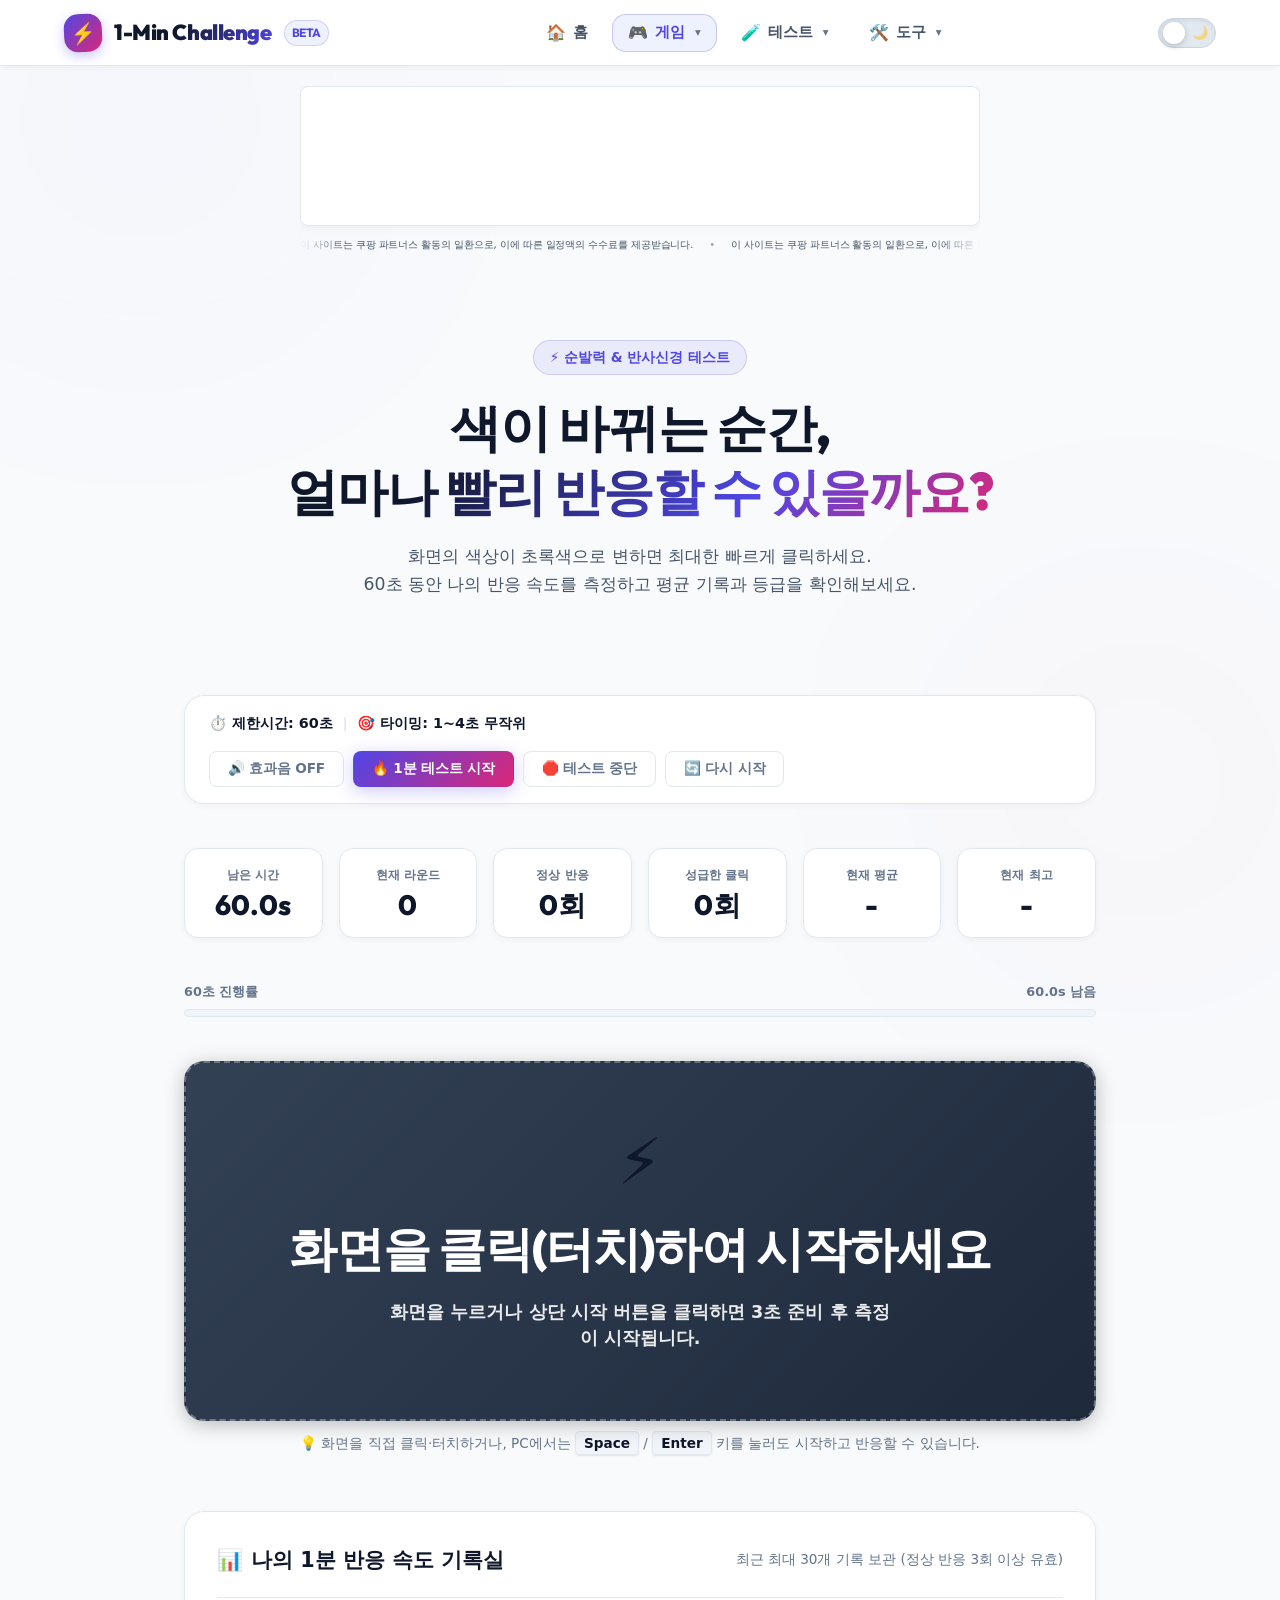
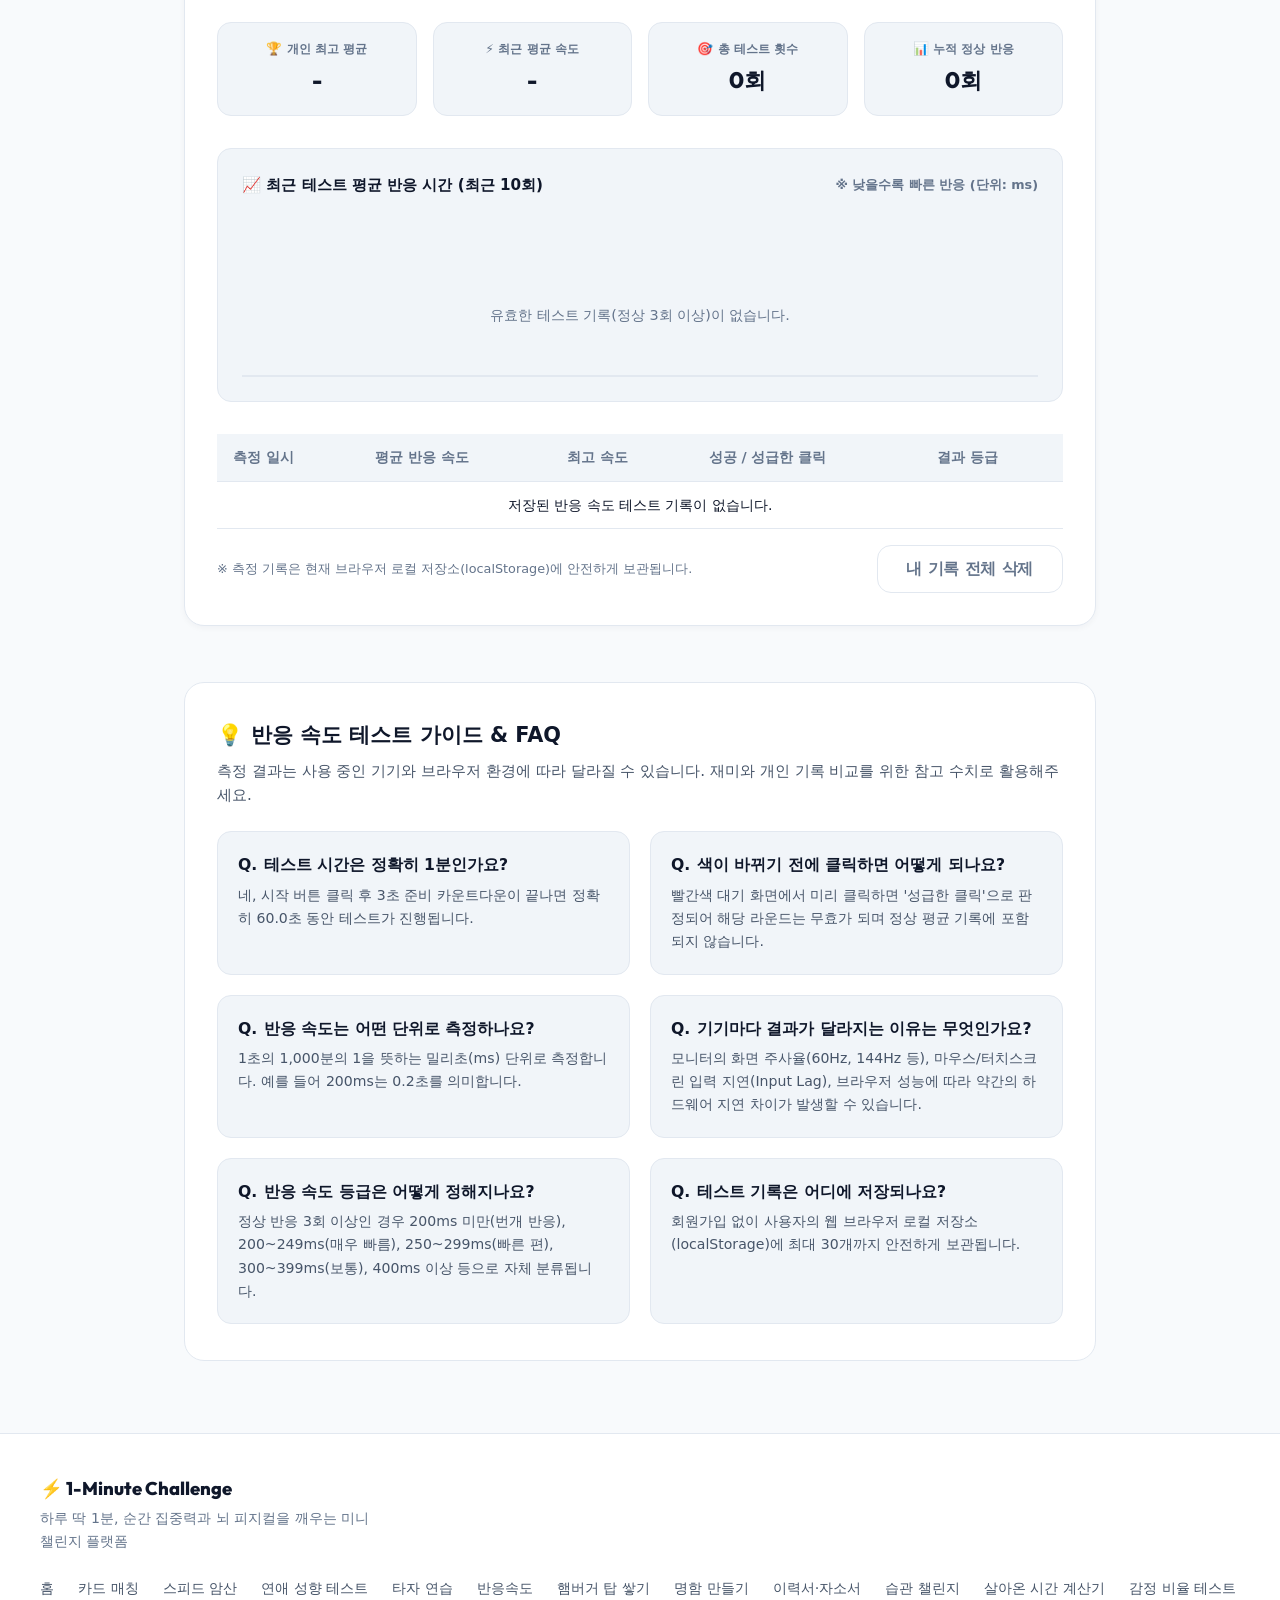
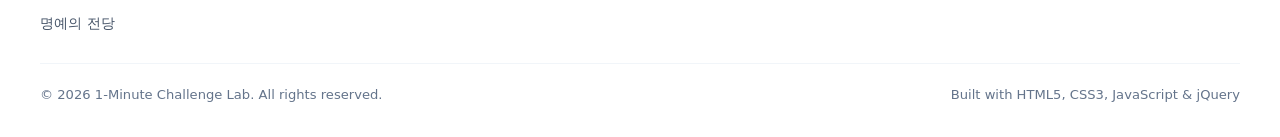
<file: page/reaction-speed.html>
<!DOCTYPE html>
<html lang="ko">
<head>
  <!-- Google tag (gtag.js) -->
  <script async src="https://www.googletagmanager.com/gtag/js?id=G-1FTSKP6230"></script>
  <script>
    window.dataLayer = window.dataLayer || [];
    function gtag(){dataLayer.push(arguments);}
    gtag('js', new Date());

    gtag('config', 'G-1FTSKP6230');
  </script>
  <meta charset="UTF-8">
  <meta name="viewport" content="width=device-width, initial-scale=1.0">
  <title>1분 반응 속도 테스트 - 색이 바뀌는 순간, 얼마나 빨리 클릭할 수 있을까? | 1-Min Challenge</title>
  <meta name="description"
    content="화면의 색상이 바뀌면 최대한 빠르게 클릭하세요! 60초 동안 나의 반응 속도(ms)를 측정하고 평균 기록과 반응 속도 등급을 무료로 확인해보세요.">
  <meta name="keywords"
    content="반응속도테스트, 반응속도측정, 순발력테스트, 반사신경, 클릭속도, 게이머반응속도, 1분테스트, 1분챌린지">
  <meta name="author" content="1-Min Challenge Lab">
  <meta name="robots" content="index, follow">
  <link rel="canonical" href="https://ad-site-piyd.vercel.app/page/reaction-speed.html">

  <!-- Search Engine Verification -->
  <meta name="google-site-verification" content="65lCS2e_7exXzQSDIcez0Jmi1IOFyXQUwCy4WzvH50U" />
  <meta name="naver-site-verification" content="0a78e42f016981ce15715a5b6fbfe52c24e4aae0" />

  <!-- Open Graph / Facebook / KakaoTalk -->
  <meta property="og:type" content="website">
  <meta property="og:site_name" content="1-Min Challenge (1분 챌린지)">
  <meta property="og:url" content="https://ad-site-piyd.vercel.app/page/reaction-speed.html">
  <meta property="og:title" content="1분 반응 속도 테스트 - 색이 바뀌는 순간, 얼마나 빨리 클릭할 수 있을까? | 1-Min Challenge">
  <meta property="og:description"
    content="화면의 색상이 바뀌면 최대한 빠르게 클릭하세요! 60초 동안 나의 반응 속도(ms)를 측정하고 평균 기록과 반응 속도 등급을 무료로 확인해보세요.">
  <meta property="og:image" content="https://ad-site-piyd.vercel.app/assets/images/og-image.jpg">
  <meta property="og:image:width" content="1200">
  <meta property="og:image:height" content="630">
  <meta property="og:image:alt" content="1분 반응 속도 테스트 미리보기">
  <meta property="og:locale" content="ko_KR">

  <!-- Twitter Card -->
  <meta name="twitter:card" content="summary_large_image">
  <meta name="twitter:url" content="https://ad-site-piyd.vercel.app/page/reaction-speed.html">
  <meta name="twitter:title" content="1분 반응 속도 테스트 - 색이 바뀌는 순간, 얼마나 빨리 클릭할 수 있을까? | 1-Min Challenge">
  <meta name="twitter:description"
    content="화면의 색상이 바뀌면 최대한 빠르게 클릭하세요! 60초 동안 나의 반응 속도(ms)를 측정하고 평균 기록과 반응 속도 등급을 무료로 확인해보세요.">
  <meta name="twitter:image" content="https://ad-site-piyd.vercel.app/assets/images/og-image.jpg">

  <!-- Mobile & Web App Theme -->
  <meta name="theme-color" content="#4f46e5">
  <meta name="apple-mobile-web-app-capable" content="yes">
  <meta name="apple-mobile-web-app-status-bar-style" content="default">
  <meta name="apple-mobile-web-app-title" content="반응 속도 - 1-Min Challenge">

  <!-- Favicon -->
  <link rel="icon"
    href="data:image/svg+xml,<svg xmlns=%22http://www.w3.org/2000/svg%22 viewBox=%220 0 100 100%22><text y=%22.9em%22 font-size=%2290%22>⚡</text></svg>">

  <!-- Structured Data (JSON-LD) -->
  <script type="application/ld+json">
  {
    "@context": "https://schema.org",
    "@type": "WebApplication",
    "name": "1분 반응 속도 테스트",
    "alternateName": "Reaction Speed Test",
    "url": "https://ad-site-piyd.vercel.app/page/reaction-speed.html",
    "description": "화면의 색상이 바뀌면 최대한 빠르게 클릭하세요! 60초 동안 나의 반응 속도(ms)를 측정하고 평균 기록과 반응 속도 등급을 확인해보세요.",
    "applicationCategory": "GameApplication",
    "operatingSystem": "All",
    "offers": {
      "@type": "Offer",
      "price": "0",
      "priceCurrency": "KRW"
    }
  }
  </script>

  <!-- Anti-flash Dark Mode Theme Initializer -->
  <script>
    (function() {
      var theme = localStorage.getItem('challenge_1min_theme') || 'light';
      if (theme === 'dark') document.documentElement.setAttribute('data-theme', 'dark');
    })();
  </script>

  <!-- Stylesheets -->
  <link rel="stylesheet" href="../assets/css/common.css">
  <link rel="stylesheet" href="../assets/css/reaction-speed.css">
</head>
<body data-current-page="reaction-speed" data-is-subpage="true">

  <div class="app-wrapper">
    <!-- 공통 헤더 컴포넌트 마운트 영역 -->
    <div id="header-placeholder"></div>

    <!-- 공통 쿠팡 파트너스 와이드 배너 컴포넌트 마운트 영역 -->
    <div id="coupang-banner-placeholder"></div>

    <!-- 메인 컨텐츠 영역 -->
    <main class="main-content">
      <div class="container container-md flex flex-col gap-3">

        <!-- 서브페이지 공통 히어로 -->
        <section class="subpage-hero">
          <div class="hero-badge">⚡ 순발력 &amp; 반사신경 테스트</div>
          <h1 class="hero-title">
            색이 바뀌는 순간,<br>
            <span class="gradient-text">얼마나 빨리 반응할 수 있을까요?</span>
          </h1>
          <p class="hero-desc">
            화면의 색상이 초록색으로 변하면 최대한 빠르게 클릭하세요.<br>
            60초 동안 나의 반응 속도를 측정하고 평균 기록과 등급을 확인해보세요.
          </p>
        </section>

        <!-- 상단 컨트롤 툴바 -->
        <section class="reaction-toolbar" aria-label="테스트 제어 툴바">
          <div class="toolbar-info">
            <span>⏱️ 제한시간: <strong>60초</strong></span>
            <span style="color: var(--border-color);">|</span>
            <span>🎯 타이밍: <strong>1~4초 무작위</strong></span>
          </div>

          <div class="toolbar-actions">
            <!-- 사운드 토글 -->
            <button type="button" class="btn btn-outline btn-sm" id="soundToggleBtn">
              <span>🔊 효과음 <strong class="sound-status">OFF</strong></span>
            </button>

            <!-- 시작 버튼 -->
            <button type="button" class="btn btn-primary btn-sm" id="startTestBtn">
              <span>🔥 1분 테스트 시작</span>
            </button>

            <!-- 진행 중단 버튼 -->
            <button type="button" class="btn btn-outline btn-sm" id="stopTestBtn" style="display: none; color: var(--danger); border-color: var(--danger);">
              <span>🛑 테스트 중단</span>
            </button>

            <!-- 재시작 버튼 -->
            <button type="button" class="btn btn-outline btn-sm" id="restartTestBtn" style="display: none;">
              <span>🔄 다시 시작</span>
            </button>
          </div>
        </section>

        <!-- 실시간 지표 대시보드 -->
        <section class="live-status-board" aria-label="실시간 반응 지표">
          <div class="status-card">
            <span class="status-label">남은 시간</span>
            <div class="status-val text-primary" id="liveTimer">60.0s</div>
          </div>
          <div class="status-card">
            <span class="status-label">현재 라운드</span>
            <div class="status-val text-accent" id="liveRound">0</div>
          </div>
          <div class="status-card">
            <span class="status-label">정상 반응</span>
            <div class="status-val text-success">
              <span id="liveSuccessCount">0</span><span class="status-unit">회</span>
            </div>
          </div>
          <div class="status-card">
            <span class="status-label">성급한 클릭</span>
            <div class="status-val text-danger">
              <span id="liveFalseStarts">0</span><span class="status-unit">회</span>
            </div>
          </div>
          <div class="status-card">
            <span class="status-label">현재 평균</span>
            <div class="status-val text-secondary" id="liveAvgTime">-</div>
          </div>
          <div class="status-card">
            <span class="status-label">현재 최고</span>
            <div class="status-val text-warning" id="liveBestTime">-</div>
          </div>
        </section>

        <!-- 60초 진행률 게이지 바 -->
        <div class="timer-progress-wrap">
          <div class="progress-meta">
            <span>60초 진행률</span>
            <span><span id="liveTimerMini">60.0s</span> 남음</span>
          </div>
          <div class="timer-progress-track">
            <div class="timer-progress-bar" id="timerProgressBar"></div>
          </div>
        </div>

        <!-- 메인 반응 무대 (Reaction Stage) -->
        <section class="reaction-stage-wrapper">
          <div class="reaction-stage status-ready" id="reactionStage" role="button" tabindex="0" aria-label="반응 속도 측정 영역: 클릭 또는 터치 시 시작">
            <div class="stage-icon" id="stageIcon">⚡</div>
            <h2 class="stage-title" id="stageTitle">화면을 클릭(터치)하여 시작하세요</h2>
            <p class="stage-sub" id="stageSub">화면을 누르거나 상단 시작 버튼을 클릭하면 3초 준비 후 측정이 시작됩니다.</p>
          </div>

          <p class="keyboard-hint">
            💡 화면을 직접 클릭·터치하거나, PC에서는 <kbd>Space</kbd> / <kbd>Enter</kbd> 키를 눌러도 시작하고 반응할 수 있습니다.
          </p>
        </section>

        <!-- 개인 기록 대시보드 -->
        <section class="dashboard-card" aria-label="개인 반응 속도 기록실">
          <div class="dashboard-header">
            <h2 class="dashboard-title">
              <span>📊</span> 나의 1분 반응 속도 기록실
            </h2>
            <div style="font-size: 0.85rem; color: var(--text-dim);">
              최근 최대 30개 기록 보관 (정상 반응 3회 이상 유효)
            </div>
          </div>

          <!-- 통계 지표 카드 그리드 -->
          <div class="dashboard-summary-grid">
            <div class="summary-item-card">
              <div class="summary-label">🏆 개인 최고 평균</div>
              <div class="summary-num text-primary" id="dashBestAvg">-</div>
            </div>
            <div class="summary-item-card">
              <div class="summary-label">⚡ 최근 평균 속도</div>
              <div class="summary-num text-secondary" id="dashRecentAvg">-</div>
            </div>
            <div class="summary-item-card">
              <div class="summary-label">🎯 총 테스트 횟수</div>
              <div class="summary-num text-accent" id="dashTotalTests">0회</div>
            </div>
            <div class="summary-item-card">
              <div class="summary-label">📊 누적 정상 반응</div>
              <div class="summary-num text-success" id="dashTotalSuccess">0회</div>
            </div>
          </div>

          <!-- 최근 10회 평균 반응 시간 CSS 막대 차트 -->
          <div class="chart-section">
            <div class="chart-header">
              <span>📈 최근 테스트 평균 반응 시간 (최근 10회)</span>
              <span style="font-size: 0.8rem; color: var(--text-dim);">※ 낮을수록 빠른 반응 (단위: ms)</span>
            </div>
            <div class="chart-bars-wrapper" id="chartBarsWrapper">
              <!-- 자바스크립트로 막대 요소 렌더링 -->
            </div>
          </div>

          <!-- 최근 기록 목록 테이블 -->
          <div class="table-responsive">
            <table class="record-table">
              <thead>
                <tr>
                  <th>측정 일시</th>
                  <th>평균 반응 속도</th>
                  <th>최고 속도</th>
                  <th>성공 / 성급한 클릭</th>
                  <th>결과 등급</th>
                </tr>
              </thead>
              <tbody id="recordTableBody">
                <!-- 자바스크립트로 tr 렌더링 -->
              </tbody>
            </table>
          </div>

          <div style="display: flex; justify-content: space-between; align-items: center; margin-top: 1rem; flex-wrap: wrap; gap: 0.5rem;">
            <span style="font-size: 0.8rem; color: var(--text-dim);">
              ※ 측정 기록은 현재 브라우저 로컬 저장소(localStorage)에 안전하게 보관됩니다.
            </span>
            <button type="button" class="btn btn-outline btn-xs" id="clearRecordsBtn" style="color: var(--danger); border-color: var(--danger);">
              내 기록 전체 삭제
            </button>
          </div>
        </section>

        <!-- 반응 속도 가이드 및 FAQ 아코디언 (섹션 23) -->
        <section class="guide-faq-section" aria-label="반응 속도 안내 및 자주 묻는 질문">
          <h2 style="font-size: 1.3rem; font-weight: 800; color: var(--text-main); display: flex; align-items: center; gap: 0.5rem;">
            <span>💡</span> 반응 속도 테스트 가이드 &amp; FAQ
          </h2>
          <p style="color: var(--text-muted); font-size: 0.95rem; margin-top: 0.4rem;">
            측정 결과는 사용 중인 기기와 브라우저 환경에 따라 달라질 수 있습니다. 재미와 개인 기록 비교를 위한 참고 수치로 활용해주세요.
          </p>

          <div class="faq-grid">
            <div class="faq-item-card">
              <div class="faq-question">
                <span>Q.</span> 테스트 시간은 정확히 1분인가요?
              </div>
              <div class="faq-answer">
                네, 시작 버튼 클릭 후 3초 준비 카운트다운이 끝나면 정확히 60.0초 동안 테스트가 진행됩니다.
              </div>
            </div>

            <div class="faq-item-card">
              <div class="faq-question">
                <span>Q.</span> 색이 바뀌기 전에 클릭하면 어떻게 되나요?
              </div>
              <div class="faq-answer">
                빨간색 대기 화면에서 미리 클릭하면 '성급한 클릭'으로 판정되어 해당 라운드는 무효가 되며 정상 평균 기록에 포함되지 않습니다.
              </div>
            </div>

            <div class="faq-item-card">
              <div class="faq-question">
                <span>Q.</span> 반응 속도는 어떤 단위로 측정하나요?
              </div>
              <div class="faq-answer">
                1초의 1,000분의 1을 뜻하는 밀리초(ms) 단위로 측정합니다. 예를 들어 200ms는 0.2초를 의미합니다.
              </div>
            </div>

            <div class="faq-item-card">
              <div class="faq-question">
                <span>Q.</span> 기기마다 결과가 달라지는 이유는 무엇인가요?
              </div>
              <div class="faq-answer">
                모니터의 화면 주사율(60Hz, 144Hz 등), 마우스/터치스크린 입력 지연(Input Lag), 브라우저 성능에 따라 약간의 하드웨어 지연 차이가 발생할 수 있습니다.
              </div>
            </div>

            <div class="faq-item-card">
              <div class="faq-question">
                <span>Q.</span> 반응 속도 등급은 어떻게 정해지나요?
              </div>
              <div class="faq-answer">
                정상 반응 3회 이상인 경우 200ms 미만(번개 반응), 200~249ms(매우 빠름), 250~299ms(빠른 편), 300~399ms(보통), 400ms 이상 등으로 자체 분류됩니다.
              </div>
            </div>

            <div class="faq-item-card">
              <div class="faq-question">
                <span>Q.</span> 테스트 기록은 어디에 저장되나요?
              </div>
              <div class="faq-answer">
                회원가입 없이 사용자의 웹 브라우저 로컬 저장소(localStorage)에 최대 30개까지 안전하게 보관됩니다.
              </div>
            </div>
          </div>
        </section>

      </div>
    </main>

    <!-- 공통 푸터 컴포넌트 마운트 영역 -->
    <div id="footer-placeholder"></div>
  </div>

  <!-- 결과 팝업 모달 -->
  <div class="result-modal-backdrop" id="resultModal" role="dialog" aria-modal="true" aria-labelledby="resHeadline">
    <div class="result-card-modal">
      <div class="result-icon-badge">⚡</div>
      <div id="newRecordBadge" class="new-record-alert" style="display: none;">
        🎉 새로운 개인 최고 기록 달성!
      </div>
      <h3 class="result-title">60초 테스트 완료!</h3>
      <div class="result-headline" id="resHeadline">반응 속도 측정이 완료되었습니다.</div>

      <div class="result-grid-stats">
        <div class="result-stat-box">
          <div class="stat-label-mini">평균 반응 속도</div>
          <div class="stat-val-highlight text-primary" id="resAvgTime">0 ms</div>
        </div>
        <div class="result-stat-box">
          <div class="stat-label-mini">반응 등급</div>
          <div class="stat-val-highlight text-secondary" id="resGrade" style="font-size: 1.15rem;">-</div>
        </div>
        <div class="result-stat-box">
          <div class="stat-label-mini">가장 빠른 반응</div>
          <div class="stat-val-highlight text-success" id="resBestTime">0 ms</div>
        </div>
        <div class="result-stat-box">
          <div class="stat-label-mini">가장 느린 반응</div>
          <div class="stat-val-highlight text-warning" id="resWorstTime">0 ms</div>
        </div>
        <div class="result-stat-box">
          <div class="stat-label-mini">정상 반응 횟수</div>
          <div class="stat-val-highlight text-accent" id="resSuccessCount">0회</div>
        </div>
        <div class="result-stat-box">
          <div class="stat-label-mini">성급한 클릭</div>
          <div class="stat-val-highlight text-danger" id="resFalseCount">0회</div>
        </div>
      </div>

      <div class="result-actions">
        <button type="button" class="btn btn-primary" id="modalRestartBtn">
          <span>🔥 다시 도전하기</span>
        </button>
        <button type="button" class="btn btn-secondary" id="downloadResultImgBtn">
          <span>📷 결과 이미지 저장 (PNG)</span>
        </button>
        <button type="button" class="btn btn-outline" id="closeResultModalBtn">
          <span>확인 닫기</span>
        </button>
      </div>
    </div>
  </div>

  <!-- Scripts -->
  <!-- jQuery 3.7.1 CDN -->
  <script src="https://code.jquery.com/jquery-3.7.1.min.js"></script>
  <!-- 공통 컴포넌트 로더 & 다크모드 -->
  <script src="../assets/js/common.js"></script>
  <!-- 1분 반응 속도 로직 스크립트 -->
  <script src="../assets/js/reaction-speed.js"></script>
  <!-- Google Tag Manager (GTM) -->
  <script async src="https://www.googletagmanager.com/gtm.js?id=GTM-TRLBQWGB"></script>
  <script>
    window.dataLayer = window.dataLayer || [];
    function gtag(){dataLayer.push(arguments);}
    gtag('js', new Date());
  </script>

  <!-- 네이버 웹로그 분석 (NAVER Analytics) -->
  <script type="text/javascript" src="//wcs.pstatic.net/wcslog.js"></script>
  <script type="text/javascript">
    if(!wcs_add) var wcs_add = {};
    wcs_add["wa"] = "1d4b9bc9c9ceaf0";
    if(window.wcs) {
      wcs_do();
    }
  </script>
</body>
</html>
</file>
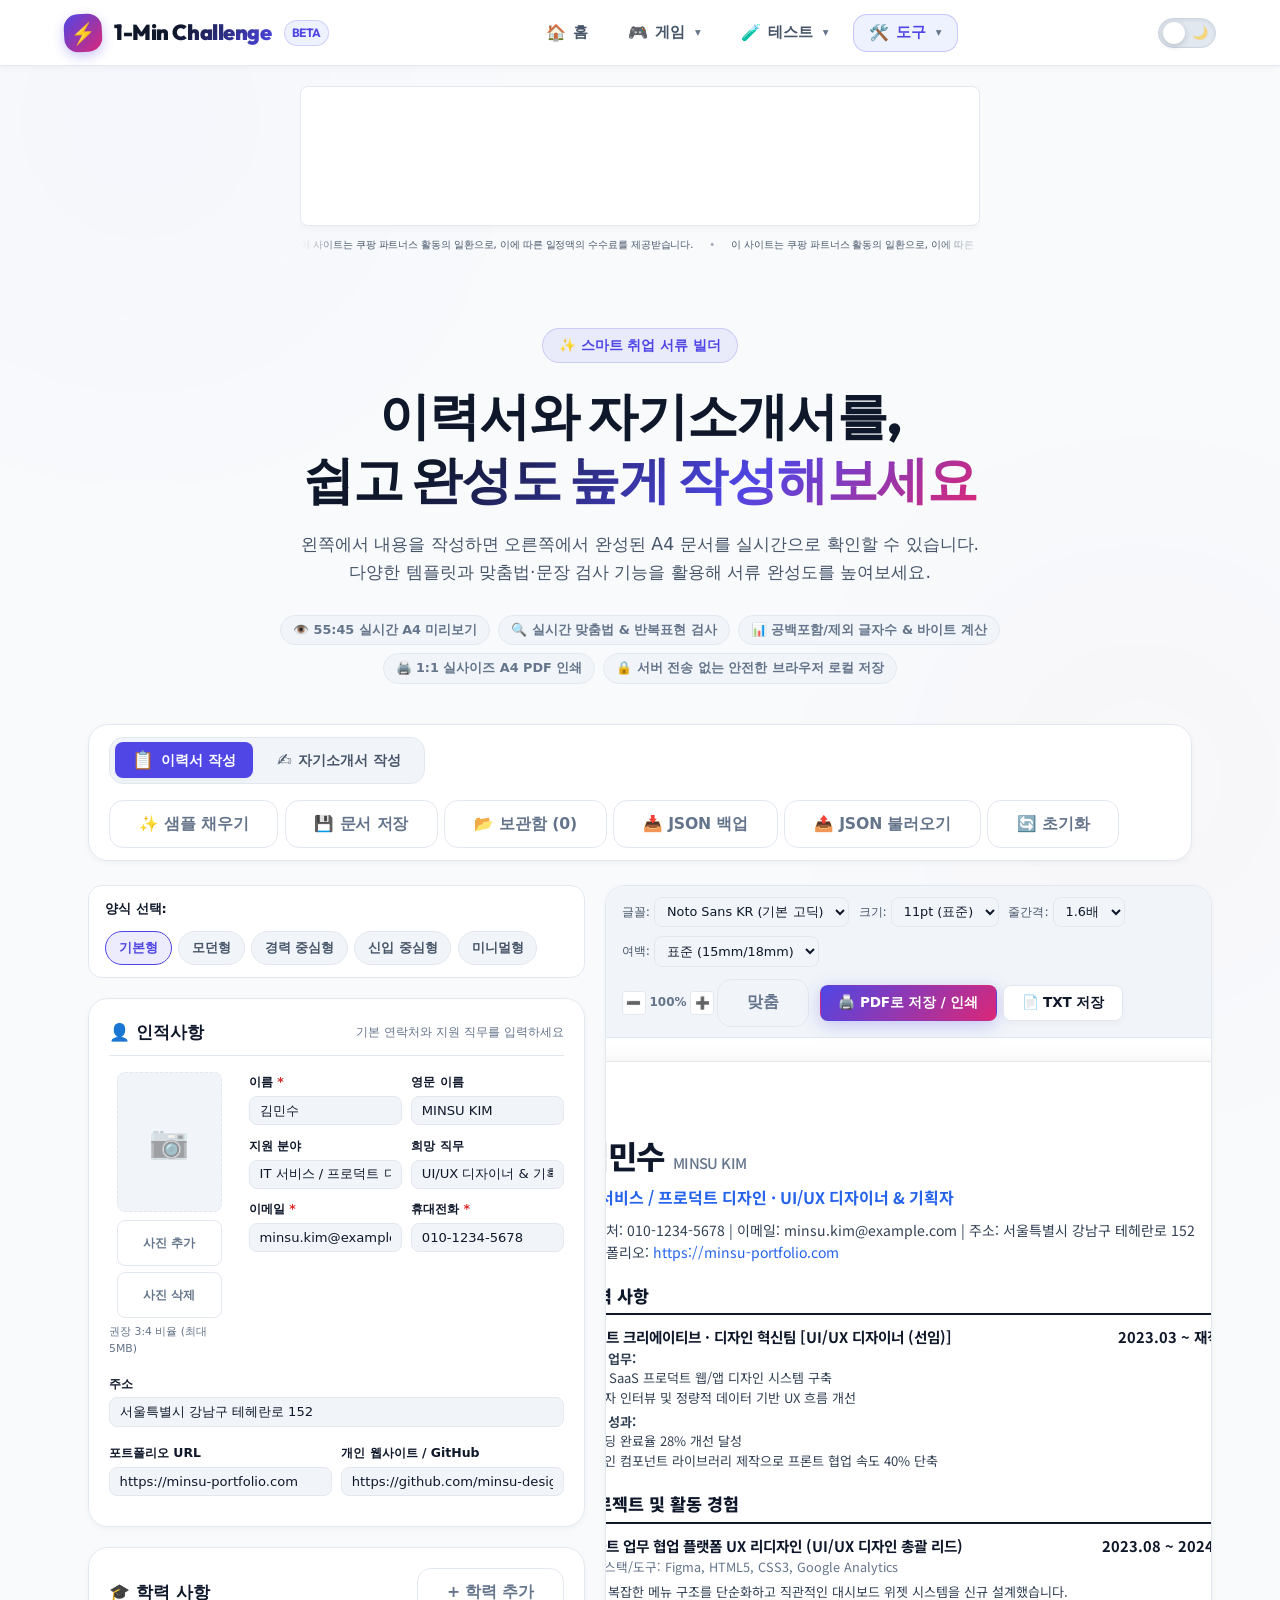
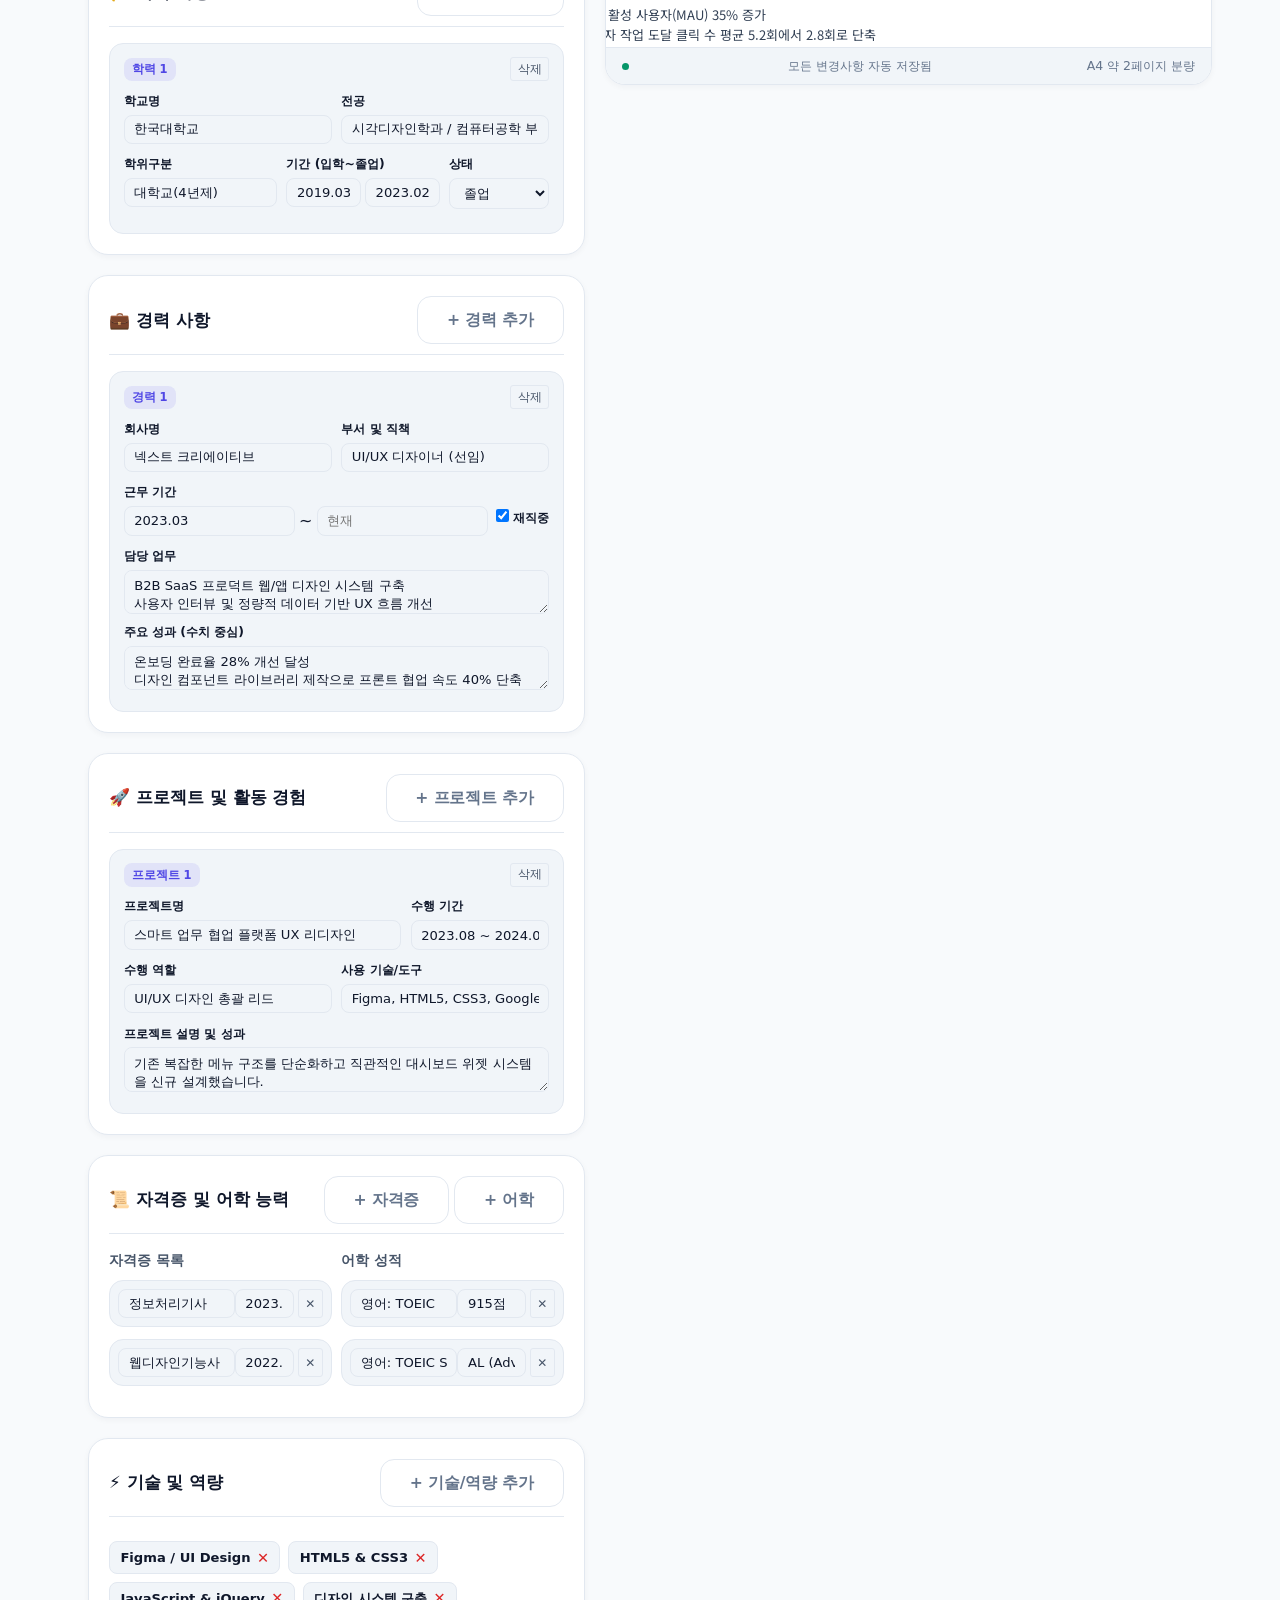
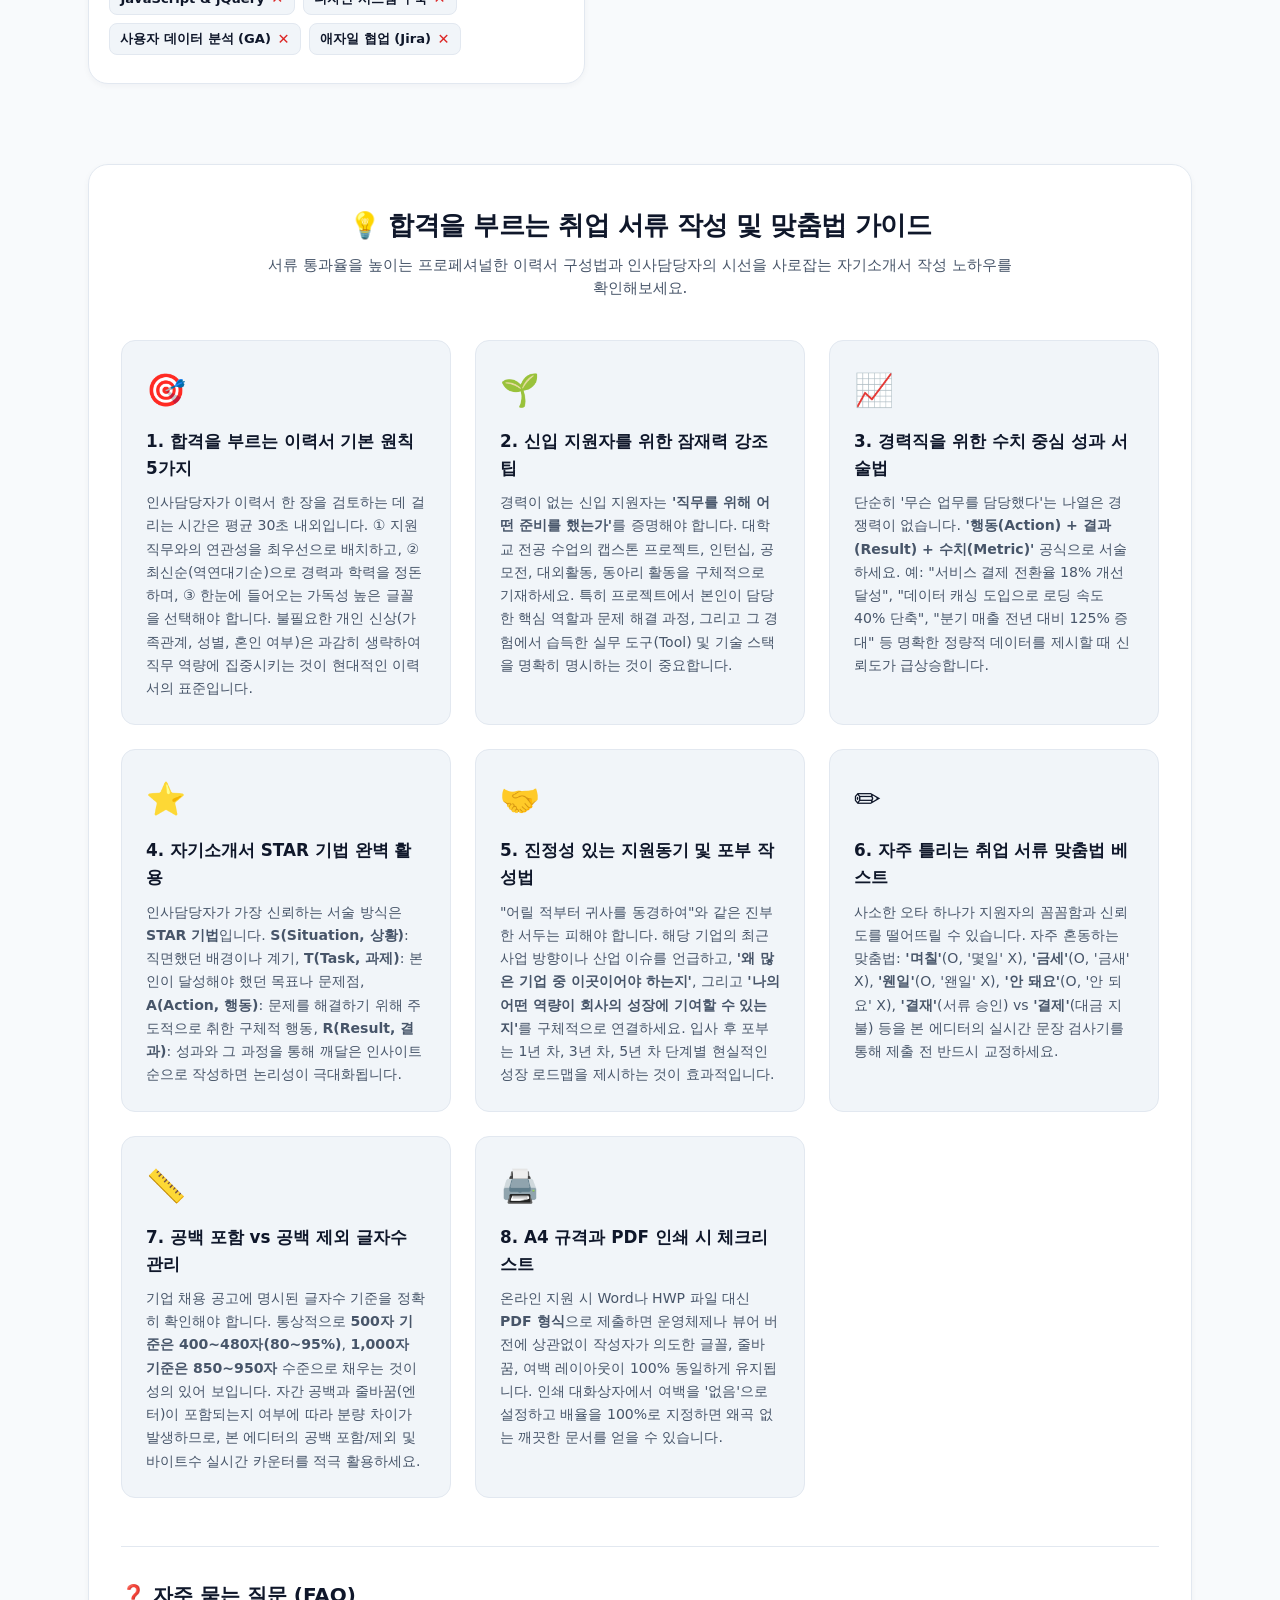
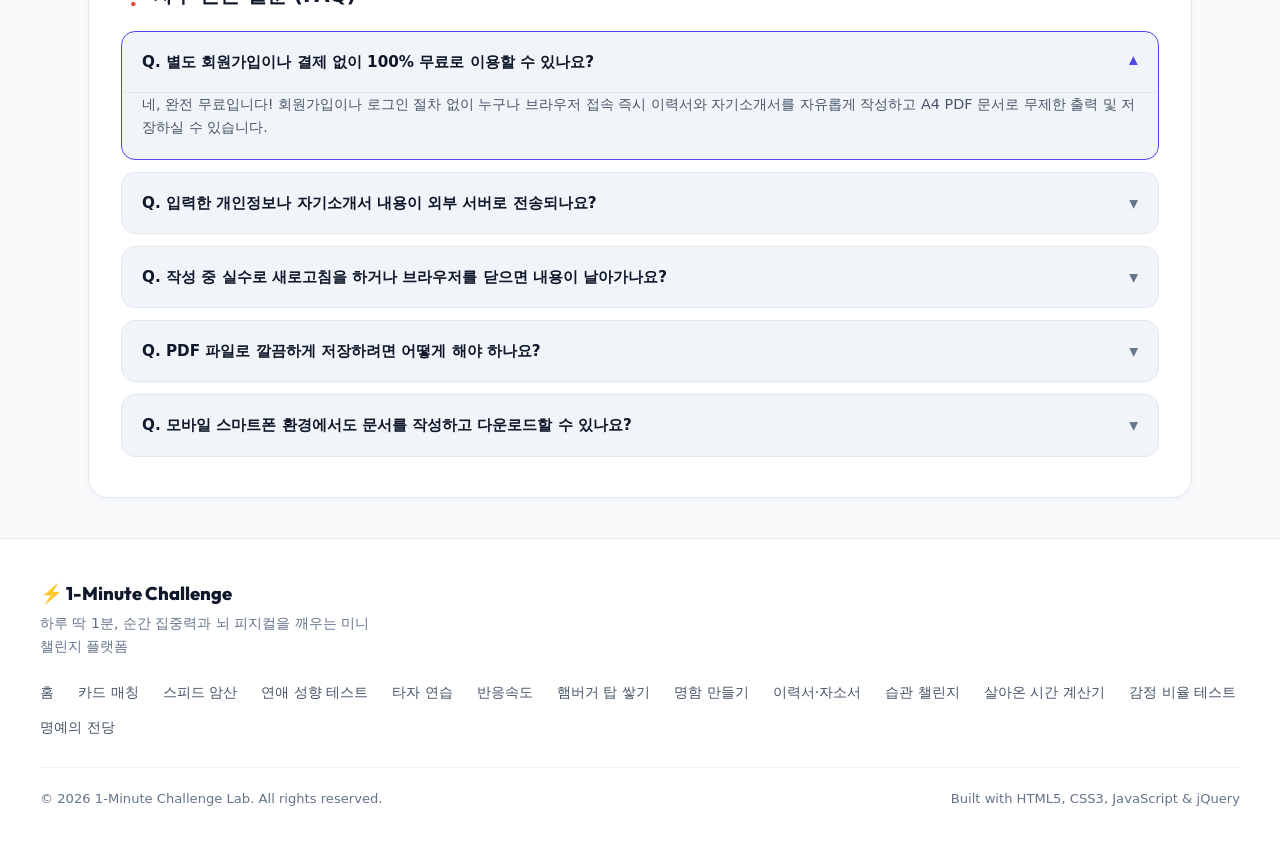
<file: page/resume-builder.html>
<!DOCTYPE html>
<html lang="ko">
<head>
  <!-- Google tag (gtag.js) -->
  <script async src="https://www.googletagmanager.com/gtag/js?id=G-1FTSKP6230"></script>
  <script>
    window.dataLayer = window.dataLayer || [];
    function gtag(){dataLayer.push(arguments);}
    gtag('js', new Date());

    gtag('config', 'G-1FTSKP6230');
  </script>
  <meta charset="UTF-8">
  <meta name="viewport" content="width=device-width, initial-scale=1.0">
  <title>무료 이력서 및 자기소개서 작성 - 실시간 미리보기 & 문장 검사 | 1-Min Challenge</title>
  <meta name="description"
    content="왼쪽에서 작성하고 오른쪽에서 완성된 A4 문서를 실시간으로 확인하세요! 5종 이력서 + 3종 자소서 양식, 실시간 오타·맞춤법·반복표현 검사, 글자수 계산 및 100% 무료 PDF 인쇄 저장을 지원합니다.">
  <meta name="keywords"
    content="이력서작성, 자기소개서작성, 무료이력서양식, 이력서템플릿, 자소서작성, 글자수세기, 이력서PDF, 취업준비, 1분챌린지">
  <meta name="author" content="1-Min Challenge Lab">
  <meta name="robots" content="index, follow">
  <link rel="canonical" href="https://ad-site-piyd.vercel.app/page/resume-builder.html">

  <!-- Search Engine Verification -->
  <meta name="google-site-verification" content="65lCS2e_7exXzQSDIcez0Jmi1IOFyXQUwCy4WzvH50U" />
  <meta name="naver-site-verification" content="0a78e42f016981ce15715a5b6fbfe52c24e4aae0" />

  <!-- Open Graph / Facebook / KakaoTalk -->
  <meta property="og:type" content="website">
  <meta property="og:site_name" content="1-Min Challenge (1분 챌린지)">
  <meta property="og:url" content="https://ad-site-piyd.vercel.app/page/resume-builder.html">
  <meta property="og:title" content="무료 이력서 및 자기소개서 작성 - 실시간 미리보기 & 문장 검사 | 1-Min Challenge">
  <meta property="og:description"
    content="왼쪽에서 작성하고 오른쪽에서 완성된 A4 문서를 실시간으로 확인하세요! 5종 이력서 + 3종 자소서 양식, 실시간 오타·맞춤법·반복표현 검사, 글자수 계산 및 100% 무료 PDF 인쇄 저장을 지원합니다.">
  <meta property="og:image" content="https://ad-site-piyd.vercel.app/assets/images/og-image.jpg">
  <meta property="og:image:width" content="1200">
  <meta property="og:image:height" content="630">
  <meta property="og:image:alt" content="무료 이력서 및 자기소개서 작성기 미리보기">
  <meta property="og:locale" content="ko_KR">

  <!-- Twitter Card -->
  <meta name="twitter:card" content="summary_large_image">
  <meta name="twitter:url" content="https://ad-site-piyd.vercel.app/page/resume-builder.html">
  <meta name="twitter:title" content="무료 이력서 및 자기소개서 작성 - 실시간 미리보기 & 문장 검사 | 1-Min Challenge">
  <meta name="twitter:description"
    content="왼쪽에서 작성하고 오른쪽에서 완성된 A4 문서를 실시간으로 확인하세요! 5종 이력서 + 3종 자소서 양식, 실시간 오타·맞춤법·반복표현 검사, 글자수 계산 및 100% 무료 PDF 인쇄 저장을 지원합니다.">
  <meta name="twitter:image" content="https://ad-site-piyd.vercel.app/assets/images/og-image.jpg">

  <!-- Mobile & Web App Theme -->
  <meta name="theme-color" content="#4f46e5">
  <meta name="apple-mobile-web-app-capable" content="yes">
  <meta name="apple-mobile-web-app-status-bar-style" content="default">
  <meta name="apple-mobile-web-app-title" content="이력서 작성기 - 1-Min Challenge">

  <!-- Favicon -->
  <link rel="icon"
    href="data:image/svg+xml,<svg xmlns=%22http://www.w3.org/2000/svg%22 viewBox=%220 0 100 100%22><text y=%22.9em%22 font-size=%2290%22>📄</text></svg>">

  <!-- Structured Data (JSON-LD) -->
  <script type="application/ld+json">
  {
    "@context": "https://schema.org",
    "@type": "WebApplication",
    "name": "무료 이력서 및 자기소개서 작성기",
    "alternateName": "Smart Resume & Cover Letter Builder",
    "url": "https://ad-site-piyd.vercel.app/page/resume-builder.html",
    "description": "왼쪽에서 작성하고 오른쪽에서 완성된 A4 문서를 실시간으로 확인하세요! 5종 이력서 + 3종 자소서 양식, 실시간 오타·맞춤법 검사, 글자수 계산 및 100% 무료 PDF 인쇄 저장을 지원합니다.",
    "applicationCategory": "BusinessApplication",
    "operatingSystem": "All",
    "offers": {
      "@type": "Offer",
      "price": "0",
      "priceCurrency": "KRW"
    }
  }
  </script>

  <!-- Anti-flash Dark Mode Initializer -->
  <script>
    (function() {
      var theme = localStorage.getItem('challenge_1min_theme') || 'light';
      if (theme === 'dark') document.documentElement.setAttribute('data-theme', 'dark');
    })();
  </script>

  <!-- Google Web Fonts for Professional Documents -->
  <link rel="preconnect" href="https://fonts.googleapis.com">
  <link rel="preconnect" href="https://fonts.gstatic.com" crossorigin>
  <link href="https://fonts.googleapis.com/css2?family=Gowun+Batang:wght@400;700&family=Montserrat:wght@400;600;700;800&family=Nanum+Myeongjo:wght@400;700&family=Noto+Sans+KR:wght@300;400;500;600;700;800&display=swap" rel="stylesheet">

  <!-- Stylesheets -->
  <link rel="stylesheet" href="../assets/css/common.css">
  <link rel="stylesheet" href="../assets/css/resume-builder.css">
</head>
<body data-current-page="resume-builder" data-is-subpage="true">

  <div class="app-wrapper">
    <!-- 공통 헤더 컴포넌트 마운트 영역 -->
    <div id="header-placeholder"></div>

    <!-- 공통 쿠팡 파트너스 와이드 배너 컴포넌트 마운트 영역 -->
    <div id="coupang-banner-placeholder"></div>

    <!-- 메인 컨텐츠 영역 -->
    <main class="main-content">
      <div class="container container-fluid flex flex-col gap-3">

        <!-- 페이지 헤더 -->
        <header class="subpage-hero resume-hero-header">
          <div class="hero-badge">
            <span>✨ 스마트 취업 서류 빌더</span>
          </div>
          <h1 class="hero-title">
            이력서와 자기소개서를,<br>
            <span class="gradient-text">쉽고 완성도 높게 작성해보세요</span>
          </h1>
          <p class="hero-desc">
            왼쪽에서 내용을 작성하면 오른쪽에서 완성된 A4 문서를 실시간으로 확인할 수 있습니다.<br>
            다양한 템플릿과 맞춤법·문장 검사 기능을 활용해 서류 완성도를 높여보세요.
          </p>

          <div class="feature-pills-wrap">
            <span class="pill-chip">👁️ 55:45 실시간 A4 미리보기</span>
            <span class="pill-chip">🔍 실시간 맞춤법 &amp; 반복표현 검사</span>
            <span class="pill-chip">📊 공백포함/제외 글자수 &amp; 바이트 계산</span>
            <span class="pill-chip">🖨️ 1:1 실사이즈 A4 PDF 인쇄</span>
            <span class="pill-chip">🔒 서버 전송 없는 안전한 브라우저 로컬 저장</span>
          </div>
        </header>

        <!-- 자동 저장 복원 안내 배너 -->
        <div id="autosaveBanner" class="autosave-alert-banner" style="display: none;">
          <div class="banner-inner">
            <span class="banner-icon">💾</span>
            <div class="banner-msg">
              <strong>이전에 작성하던 문서가 있습니다.</strong>
              <p>마지막으로 자동 저장된 취업 서류 데이터를 이어서 작성하시겠습니까?</p>
            </div>
          </div>
          <div class="banner-btns">
            <button type="button" class="btn btn-primary btn-sm" id="btnResumeAutosave">
              <span>이어서 작성</span>
            </button>
            <button type="button" class="btn btn-outline btn-sm" id="btnDiscardAutosave">
              <span>새로 작성</span>
            </button>
          </div>
        </div>

        <!-- 메인 작성 모드 툴바 & 전역 액션 -->
        <div class="doc-mode-toolbar">
          <!-- 작성 모드 탭 (이력서 vs 자기소개서) -->
          <div class="mode-tab-buttons" role="tablist">
            <button type="button" class="mode-tab-btn active" id="tabBtnResume" role="tab" aria-selected="true">
              <span class="tab-emoji">📋</span>
              <span>이력서 작성</span>
            </button>
            <button type="button" class="mode-tab-btn" id="tabBtnCoverLetter" role="tab" aria-selected="false">
              <span class="tab-emoji">✍️</span>
              <span>자기소개서 작성</span>
            </button>
          </div>

          <!-- 모바일 전용: 작성하기 / 미리보기 화면 전환 스위치 -->
          <div class="mobile-view-toggle">
            <button type="button" class="mobile-toggle-btn active" id="btnMobileEditView">✏️ 작성하기</button>
            <button type="button" class="mobile-toggle-btn" id="btnMobilePreviewView">👁️ 미리보기</button>
          </div>

          <!-- 전역 제어 액션들 -->
          <div class="global-actions">
            <button type="button" class="btn btn-outline btn-xs" id="btnFillSampleData" title="실제 양식 예시 샘플 데이터 채우기">
              <span>✨ 샘플 채우기</span>
            </button>
            <button type="button" class="btn btn-outline btn-xs" id="btnSaveDocument">
              <span>💾 문서 저장</span>
            </button>
            <button type="button" class="btn btn-outline btn-xs" id="btnOpenDocList">
              <span>📂 보관함 (<span id="savedDocCount">0</span>)</span>
            </button>
            <button type="button" class="btn btn-outline btn-xs" id="btnExportJson">
              <span>📥 JSON 백업</span>
            </button>
            <label class="btn btn-outline btn-xs file-import-label" title="저장한 JSON 파일 불러오기">
              <span>📤 JSON 불러오기</span>
              <input type="file" id="jsonFileInput" accept=".json" style="display: none;">
            </label>
            <button type="button" class="btn btn-outline btn-xs text-danger border-danger" id="btnResetDocument">
              <span>🔄 초기화</span>
            </button>
          </div>
        </div>

        <!-- 2분할 메인 에디터 워크스페이스 (PC: 좌측 45% 작성, 우측 55% 미리보기) -->
        <div class="resume-workspace-split">

          <!-- ============================================== -->
          <!-- LEFT: 문서 작성 영역 (45%) -->
          <!-- ============================================== -->
          <div class="editor-input-pane" id="editorInputPane">

            <!-- -------------------------------------------- -->
            <!-- 1) 이력서 작성 모드 패널 (RESUME FORM) -->
            <!-- -------------------------------------------- -->
            <div id="paneResumeForm" class="doc-form-view active">
              
              <!-- 이력서 템플릿 선택 바 -->
              <div class="template-selector-bar">
                <span class="tpl-label">양식 선택:</span>
                <div class="tpl-radio-group">
                  <label class="tpl-chip active">
                    <input type="radio" name="resumeTemplate" value="t1" checked>
                    <span>기본형</span>
                  </label>
                  <label class="tpl-chip">
                    <input type="radio" name="resumeTemplate" value="t2">
                    <span>모던형</span>
                  </label>
                  <label class="tpl-chip">
                    <input type="radio" name="resumeTemplate" value="t3">
                    <span>경력 중심형</span>
                  </label>
                  <label class="tpl-chip">
                    <input type="radio" name="resumeTemplate" value="t4">
                    <span>신입 중심형</span>
                  </label>
                  <label class="tpl-chip">
                    <input type="radio" name="resumeTemplate" value="t5">
                    <span>미니멀형</span>
                  </label>
                </div>
              </div>

              <!-- 섹션 1: 인적사항 및 프로필 사진 -->
              <section class="form-section-card">
                <div class="section-title-wrap">
                  <h3 class="section-heading">👤 인적사항</h3>
                  <span class="section-subtext">기본 연락처와 지원 직무를 입력하세요</span>
                </div>

                <div class="profile-photo-row">
                  <!-- 프로필 사진 업로드 -->
                  <div class="photo-upload-box">
                    <div class="photo-preview-frame" id="photoPreviewFrame">
                      <span class="photo-placeholder-icon">📷</span>
                      <img id="resumePhotoImg" alt="프로필 사진" style="display: none;">
                    </div>
                    <div class="photo-btn-group">
                      <label class="btn btn-outline btn-xs" id="labelAddPhoto" for="photoFileInput">
                        <span>사진 추가</span>
                      </label>
                      <input type="file" id="photoFileInput" accept="image/jpeg,image/png,image/webp" style="display: none;">
                      <button type="button" class="btn btn-outline btn-xs text-danger" id="btnDeletePhoto" style="display: none;">
                        <span>사진 삭제</span>
                      </button>
                    </div>
                    <small class="photo-hint">권장 3:4 비율 (최대 5MB)</small>
                  </div>

                  <!-- 인적사항 기본 입력 필드들 -->
                  <div class="personal-fields-grid">
                    <div class="form-row">
                      <div class="form-group flex-1">
                        <label for="resName">이름 <span class="required">*</span></label>
                        <input type="text" id="resName" class="form-control form-control-sm" placeholder="홍길동" value="김민수" required>
                      </div>
                      <div class="form-group flex-1">
                        <label for="resNameEn">영문 이름</label>
                        <input type="text" id="resNameEn" class="form-control form-control-sm" placeholder="Gildong Hong" value="MINSU KIM">
                      </div>
                    </div>

                    <div class="form-row">
                      <div class="form-group flex-1">
                        <label for="resTargetField">지원 분야</label>
                        <input type="text" id="resTargetField" class="form-control form-control-sm" placeholder="IT / 소프트웨어 개발" value="IT 서비스 / 프로덕트 디자인">
                      </div>
                      <div class="form-group flex-1">
                        <label for="resTargetRole">희망 직무</label>
                        <input type="text" id="resTargetRole" class="form-control form-control-sm" placeholder="웹 프론트엔드 개발자" value="UI/UX 디자이너 &amp; 기획자">
                      </div>
                    </div>

                    <div class="form-row">
                      <div class="form-group flex-1">
                        <label for="resEmail">이메일 <span class="required">*</span></label>
                        <input type="email" id="resEmail" class="form-control form-control-sm" placeholder="name@example.com" value="minsu.kim@example.com">
                      </div>
                      <div class="form-group flex-1">
                        <label for="resPhone">휴대전화 <span class="required">*</span></label>
                        <input type="tel" id="resPhone" class="form-control form-control-sm" placeholder="010-1234-5678" value="010-1234-5678">
                      </div>
                    </div>
                  </div>
                </div>

                <div class="form-group mt-2">
                  <label for="resAddress">주소</label>
                  <input type="text" id="resAddress" class="form-control form-control-sm" placeholder="서울특별시 강남구 테헤란로..." value="서울특별시 강남구 테헤란로 152">
                </div>

                <div class="form-row mt-2">
                  <div class="form-group flex-1">
                    <label for="resPortfolio">포트폴리오 URL</label>
                    <input type="text" id="resPortfolio" class="form-control form-control-sm" placeholder="https://portfolio.com" value="https://minsu-portfolio.com">
                  </div>
                  <div class="form-group flex-1">
                    <label for="resWebsite">개인 웹사이트 / GitHub</label>
                    <input type="text" id="resWebsite" class="form-control form-control-sm" placeholder="https://github.com/username" value="https://github.com/minsu-design">
                  </div>
                </div>
              </section>

              <!-- 섹션 2: 학력 사항 -->
              <section class="form-section-card">
                <div class="section-title-wrap">
                  <h3 class="section-heading">🎓 학력 사항</h3>
                  <button type="button" class="btn btn-outline btn-xs" id="btnAddEducation">
                    <span>+ 학력 추가</span>
                  </button>
                </div>
                <div id="educationList" class="dynamic-items-list">
                  <!-- JS로 동적 생성 -->
                </div>
              </section>

              <!-- 섹션 3: 경력 사항 -->
              <section class="form-section-card">
                <div class="section-title-wrap">
                  <h3 class="section-heading">💼 경력 사항</h3>
                  <button type="button" class="btn btn-outline btn-xs" id="btnAddExperience">
                    <span>+ 경력 추가</span>
                  </button>
                </div>
                <div id="experienceList" class="dynamic-items-list">
                  <!-- JS로 동적 생성 -->
                </div>
              </section>

              <!-- 섹션 4: 프로젝트 및 주요 활동 -->
              <section class="form-section-card">
                <div class="section-title-wrap">
                  <h3 class="section-heading">🚀 프로젝트 및 활동 경험</h3>
                  <button type="button" class="btn btn-outline btn-xs" id="btnAddProject">
                    <span>+ 프로젝트 추가</span>
                  </button>
                </div>
                <div id="projectList" class="dynamic-items-list">
                  <!-- JS로 동적 생성 -->
                </div>
              </section>

              <!-- 섹션 5: 자격증 및 어학 성적 -->
              <section class="form-section-card">
                <div class="section-title-wrap">
                  <h3 class="section-heading">📜 자격증 및 어학 능력</h3>
                  <div class="btn-group-sm">
                    <button type="button" class="btn btn-outline btn-xs" id="btnAddCert"><span>+ 자격증</span></button>
                    <button type="button" class="btn btn-outline btn-xs" id="btnAddLang"><span>+ 어학</span></button>
                  </div>
                </div>
                <div class="form-row">
                  <div class="flex-1">
                    <h5 class="sub-list-title">자격증 목록</h5>
                    <div id="certList" class="dynamic-items-list"></div>
                  </div>
                  <div class="flex-1">
                    <h5 class="sub-list-title">어학 성적</h5>
                    <div id="langList" class="dynamic-items-list"></div>
                  </div>
                </div>
              </section>

              <!-- 섹션 6: 보유 기술 및 역량 -->
              <section class="form-section-card">
                <div class="section-title-wrap">
                  <h3 class="section-heading">⚡ 기술 및 역량</h3>
                  <button type="button" class="btn btn-outline btn-xs" id="btnAddSkill">
                    <span>+ 기술/역량 추가</span>
                  </button>
                </div>
                <div id="skillsTagList" class="skills-input-wrap">
                  <!-- JS로 동적 태그 렌더링 -->
                </div>
              </section>

            </div>

            <!-- -------------------------------------------- -->
            <!-- 2) 자기소개서 작성 모드 패널 (COVER LETTER FORM) -->
            <!-- -------------------------------------------- -->
            <div id="paneCoverLetterForm" class="doc-form-view">
              
              <!-- 자소서 템플릿 선택 바 -->
              <div class="template-selector-bar">
                <span class="tpl-label">양식 선택:</span>
                <div class="tpl-radio-group">
                  <label class="tpl-chip active">
                    <input type="radio" name="clTemplate" value="t1" checked>
                    <span>기본형</span>
                  </label>
                  <label class="tpl-chip">
                    <input type="radio" name="clTemplate" value="t2">
                    <span>항목 강조형</span>
                  </label>
                  <label class="tpl-chip">
                    <input type="radio" name="clTemplate" value="t3">
                    <span>미니멀형</span>
                  </label>
                </div>
              </div>

              <!-- 자소서 문서 제목 및 기본 정보 헤더 -->
              <section class="form-section-card">
                <div class="form-row">
                  <div class="form-group flex-2">
                    <label for="clDocTitle">자기소개서 문서 제목</label>
                    <input type="text" id="clDocTitle" class="form-control form-control-sm" placeholder="예: [지원분야] 김민수 자기소개서" value="[UI/UX 디자이너] 김민수 입사지원 자기소개서">
                  </div>
                  <div class="form-group flex-1">
                    <label for="clAuthorName">작성자 이름</label>
                    <input type="text" id="clAuthorName" class="form-control form-control-sm" value="김민수">
                  </div>
                </div>
              </section>

              <!-- 자소서 문항 목록 헤더 & 항목 추가 버튼 -->
              <div class="cl-items-header">
                <h4 class="cl-list-title">자기소개서 문항 목록</h4>
                <button type="button" class="btn btn-primary btn-xs" id="btnAddClItem">
                  <span>+ 새 문항 추가</span>
                </button>
              </div>

              <!-- 자소서 개별 문항 컨테이너 (실시간 문장 검사기 포함) -->
              <div id="clItemsContainer" class="cl-items-container">
                <!-- JS로 동적 렌더링 -->
              </div>

            </div>

          </div>

          <!-- ============================================== -->
          <!-- RIGHT: 실시간 문서 미리보기 영역 (55%) -->
          <!-- ============================================== -->
          <div class="editor-preview-pane" id="editorPreviewPane">
            
            <!-- 상단 미리보기 서식 & 줌 툴바 -->
            <div class="preview-toolbar">
              <!-- 글꼴 및 스타일 제어 -->
              <div class="doc-format-controls">
                <div class="format-control-item">
                  <label>글꼴:</label>
                  <select id="docFontFamily" class="select-sm">
                    <option value="'Noto Sans KR', sans-serif">Noto Sans KR (기본 고딕)</option>
                    <option value="'Pretendard', sans-serif">Pretendard (현대적)</option>
                    <option value="'Gowun Batang', serif">고운바탕 (단아한 세리프)</option>
                    <option value="'Nanum Myeongjo', serif">나눔명조 (정통 명조)</option>
                  </select>
                </div>

                <div class="format-control-item">
                  <label>크기:</label>
                  <select id="docFontSize" class="select-sm">
                    <option value="10pt">10pt (조밀)</option>
                    <option value="11pt" selected>11pt (표준)</option>
                    <option value="12pt">12pt (여유)</option>
                  </select>
                </div>

                <div class="format-control-item">
                  <label>줄간격:</label>
                  <select id="docLineHeight" class="select-sm">
                    <option value="1.4">1.4배</option>
                    <option value="1.5">1.5배</option>
                    <option value="1.6" selected>1.6배</option>
                    <option value="1.8">1.8배</option>
                  </select>
                </div>

                <div class="format-control-item">
                  <label>여백:</label>
                  <select id="docMargin" class="select-sm">
                    <option value="compact">좁게 (10mm)</option>
                    <option value="normal" selected>표준 (15mm/18mm)</option>
                    <option value="wide">넓게 (20mm)</option>
                  </select>
                </div>
              </div>

              <!-- 줌 컨트롤 및 다운로드 버튼 -->
              <div class="preview-action-group">
                <div class="zoom-controls-mini">
                  <button type="button" class="btn-icon-xs" id="btnZoomOut" title="축소">➖</button>
                  <span id="previewZoomDisplay" class="zoom-label-text">100%</span>
                  <button type="button" class="btn-icon-xs" id="btnZoomIn" title="확대">➕</button>
                  <button type="button" class="btn btn-outline btn-xs" id="btnZoomFit" title="창에 맞춤">맞춤</button>
                </div>

                <!-- 인쇄 / PDF 저장 버튼 -->
                <button type="button" class="btn btn-primary btn-sm" id="btnPrintPdf">
                  <span>🖨️ PDF로 저장 / 인쇄</span>
                </button>
                <button type="button" class="btn btn-secondary btn-sm" id="btnDownloadTxt" style="display: none;" title="자기소개서 내용을 텍스트 파일로 저장">
                  <span>📄 TXT 저장</span>
                </button>
              </div>
            </div>

            <!-- 실시간 A4 뷰포트 (회색 바탕 위의 A4 백지) -->
            <div class="preview-viewport" id="previewViewport">
              <div class="a4-stage" id="a4Stage">

                <!-- 실제 A4 규격 시트 (210mm × 297mm) -->
                <article class="a4-sheet" id="a4Sheet">
                  <!-- JS로 이력서 또는 자기소개서 내용이 실시간 렌더링됩니다 -->
                  <div id="renderedDocContent" class="a4-document-content"></div>
                </article>

              </div>
            </div>

            <!-- 하단 상태 바 -->
            <div class="preview-status-bar">
              <span class="status-dot"></span>
              <span class="status-text" id="autoSaveStatusText">모든 변경사항 자동 저장됨</span>
              <span class="doc-page-counter" id="docPageCounter">A4 1페이지 분량</span>
            </div>

          </div>

        </div>

        <!-- 하단 취업 서류 작성 가이드 및 안내 콘텐츠 (SEO & 유저 가이드) -->
        <section class="resume-guide-content-section" aria-label="이력서 및 자기소개서 작성 가이드">
          <div class="guide-header-center">
            <h2 class="guide-main-title">💡 합격을 부르는 취업 서류 작성 및 맞춤법 가이드</h2>
            <p class="guide-main-subtitle">서류 통과율을 높이는 프로페셔널한 이력서 구성법과 인사담당자의 시선을 사로잡는 자기소개서 작성 노하우를 확인해보세요.</p>
          </div>

          <div class="guide-articles-grid">
            <!-- 기사 1 -->
            <article class="guide-article-card">
              <div class="art-icon">🎯</div>
              <h3>1. 합격을 부르는 이력서 기본 원칙 5가지</h3>
              <p>
                인사담당자가 이력서 한 장을 검토하는 데 걸리는 시간은 평균 30초 내외입니다.
                ① 지원 직무와의 연관성을 최우선으로 배치하고, 
                ② 최신순(역연대기순)으로 경력과 학력을 정돈하며, 
                ③ 한눈에 들어오는 가독성 높은 글꼴을 선택해야 합니다. 
                불필요한 개인 신상(가족관계, 성별, 혼인 여부)은 과감히 생략하여 직무 역량에 집중시키는 것이 현대적인 이력서의 표준입니다.
              </p>
            </article>

            <!-- 기사 2 -->
            <article class="guide-article-card">
              <div class="art-icon">🌱</div>
              <h3>2. 신입 지원자를 위한 잠재력 강조 팁</h3>
              <p>
                경력이 없는 신입 지원자는 <strong>'직무를 위해 어떤 준비를 했는가'</strong>를 증명해야 합니다.
                대학교 전공 수업의 캡스톤 프로젝트, 인턴십, 공모전, 대외활동, 동아리 활동을 구체적으로 기재하세요. 
                특히 프로젝트에서 본인이 담당한 핵심 역할과 문제 해결 과정, 그리고 그 경험에서 습득한 실무 도구(Tool) 및 기술 스택을 명확히 명시하는 것이 중요합니다.
              </p>
            </article>

            <!-- 기사 3 -->
            <article class="guide-article-card">
              <div class="art-icon">📈</div>
              <h3>3. 경력직을 위한 수치 중심 성과 서술법</h3>
              <p>
                단순히 '무슨 업무를 담당했다'는 나열은 경쟁력이 없습니다.
                <strong>'행동(Action) + 결과(Result) + 수치(Metric)'</strong> 공식으로 서술하세요. 
                예: "서비스 결제 전환율 18% 개선 달성", "데이터 캐싱 도입으로 로딩 속도 40% 단축", "분기 매출 전년 대비 125% 증대" 등 명확한 정량적 데이터를 제시할 때 신뢰도가 급상승합니다.
              </p>
            </article>

            <!-- 기사 4 -->
            <article class="guide-article-card">
              <div class="art-icon">⭐</div>
              <h3>4. 자기소개서 STAR 기법 완벽 활용</h3>
              <p>
                인사담당자가 가장 신뢰하는 서술 방식은 <strong>STAR 기법</strong>입니다.
                <strong>S(Situation, 상황)</strong>: 직면했던 배경이나 계기, 
                <strong>T(Task, 과제)</strong>: 본인이 달성해야 했던 목표나 문제점, 
                <strong>A(Action, 행동)</strong>: 문제를 해결하기 위해 주도적으로 취한 구체적 행동, 
                <strong>R(Result, 결과)</strong>: 성과와 그 과정을 통해 깨달은 인사이트 순으로 작성하면 논리성이 극대화됩니다.
              </p>
            </article>

            <!-- 기사 5 -->
            <article class="guide-article-card">
              <div class="art-icon">🤝</div>
              <h3>5. 진정성 있는 지원동기 및 포부 작성법</h3>
              <p>
                "어릴 적부터 귀사를 동경하여"와 같은 진부한 서두는 피해야 합니다.
                해당 기업의 최근 사업 방향이나 산업 이슈를 언급하고, <strong>'왜 많은 기업 중 이곳이어야 하는지'</strong>, 그리고 <strong>'나의 어떤 역량이 회사의 성장에 기여할 수 있는지'</strong>를 구체적으로 연결하세요. 입사 후 포부는 1년 차, 3년 차, 5년 차 단계별 현실적인 성장 로드맵을 제시하는 것이 효과적입니다.
              </p>
            </article>

            <!-- 기사 6 -->
            <article class="guide-article-card">
              <div class="art-icon">✏️</div>
              <h3>6. 자주 틀리는 취업 서류 맞춤법 베스트</h3>
              <p>
                사소한 오타 하나가 지원자의 꼼꼼함과 신뢰도를 떨어뜨릴 수 있습니다.
                자주 혼동하는 맞춤법: 
                <strong>'며칠'</strong>(O, '몇일' X), 
                <strong>'금세'</strong>(O, '금새' X), 
                <strong>'웬일'</strong>(O, '왠일' X), 
                <strong>'안 돼요'</strong>(O, '안 되요' X), 
                <strong>'결재'</strong>(서류 승인) vs <strong>'결제'</strong>(대금 지불) 등을 본 에디터의 실시간 문장 검사기를 통해 제출 전 반드시 교정하세요.
              </p>
            </article>

            <!-- 기사 7 -->
            <article class="guide-article-card">
              <div class="art-icon">📏</div>
              <h3>7. 공백 포함 vs 공백 제외 글자수 관리</h3>
              <p>
                기업 채용 공고에 명시된 글자수 기준을 정확히 확인해야 합니다.
                통상적으로 <strong>500자 기준은 400~480자(80~95%)</strong>, <strong>1,000자 기준은 850~950자</strong> 수준으로 채우는 것이 성의 있어 보입니다. 
                자간 공백과 줄바꿈(엔터)이 포함되는지 여부에 따라 분량 차이가 발생하므로, 본 에디터의 공백 포함/제외 및 바이트수 실시간 카운터를 적극 활용하세요.
              </p>
            </article>

            <!-- 기사 8 -->
            <article class="guide-article-card">
              <div class="art-icon">🖨️</div>
              <h3>8. A4 규격과 PDF 인쇄 시 체크리스트</h3>
              <p>
                온라인 지원 시 Word나 HWP 파일 대신 <strong>PDF 형식</strong>으로 제출하면 운영체제나 뷰어 버전에 상관없이 작성자가 의도한 글꼴, 줄바꿈, 여백 레이아웃이 100% 동일하게 유지됩니다. 
                인쇄 대화상자에서 여백을 '없음'으로 설정하고 배율을 100%로 지정하면 왜곡 없는 깨끗한 문서를 얻을 수 있습니다.
              </p>
            </article>
          </div>

          <!-- FAQ 아코디언 -->
          <div class="resume-faq-section">
            <h3 class="faq-header-title">❓ 자주 묻는 질문 (FAQ)</h3>
            <div class="faq-accordion-list">
              <details class="faq-accordion-item" open>
                <summary class="faq-item-question">Q. 별도 회원가입이나 결제 없이 100% 무료로 이용할 수 있나요?</summary>
                <div class="faq-item-answer">
                  네, 완전 무료입니다! 회원가입이나 로그인 절차 없이 누구나 브라우저 접속 즉시 이력서와 자기소개서를 자유롭게 작성하고 A4 PDF 문서로 무제한 출력 및 저장하실 수 있습니다.
                </div>
              </details>

              <details class="faq-accordion-item">
                <summary class="faq-item-question">Q. 입력한 개인정보나 자기소개서 내용이 외부 서버로 전송되나요?</summary>
                <div class="faq-answer">
                  절대 전송되지 않습니다. 사용자가 입력한 모든 인적사항, 학력, 경력, 자기소개서 본문 및 사진 파일은 고객님의 기기(웹 브라우저 LocalStorage) 내부에서만 안전하게 처리되며 외부 서버로 일체 전송되지 않습니다.
                </div>
              </details>

              <details class="faq-accordion-item">
                <summary class="faq-item-question">Q. 작성 중 실수로 새로고침을 하거나 브라우저를 닫으면 내용이 날아가나요?</summary>
                <div class="faq-answer">
                  날아가지 않습니다! 본 에디터는 사용자가 한 글자라도 입력하면 1.5초 이내에 브라우저에 실시간 자동 저장(Auto-save)합니다. 다시 접속하시면 상단 배너를 통해 '이어서 작성' 버튼을 눌러 직전 상태를 그대로 복원하실 수 있습니다.
                </div>
              </details>

              <details class="faq-accordion-item">
                <summary class="faq-item-question">Q. PDF 파일로 깔끔하게 저장하려면 어떻게 해야 하나요?</summary>
                <div class="faq-answer">
                  우측 상단의 [PDF로 저장 / 인쇄] 버튼을 클릭하시면 브라우저 인쇄 대화상자가 열립니다. 이때 프린터 대상 설정에서 <strong>'PDF로 저장'</strong>을 선택하시고, 용지 크기는 <strong>A4</strong>, 여백은 <strong>'없음'</strong> 또는 <strong>'기본'</strong>으로 지정하시면 깔끔한 PDF 파일로 다운로드됩니다.
                </div>
              </details>

              <details class="faq-accordion-item">
                <summary class="faq-item-question">Q. 모바일 스마트폰 환경에서도 문서를 작성하고 다운로드할 수 있나요?</summary>
                <div class="faq-answer">
                  네! 모바일 환경에서는 상단에 [작성하기]와 [미리보기] 탭이 제공되어 손쉽게 화면을 전환하며 입력할 수 있으며, 실시간 문장 검사와 글자수 계산, PDF 인쇄 저장이 PC와 동일하게 작동합니다.
                </div>
              </details>
            </div>
          </div>
        </section>

      </div>
    </main>

    <!-- 공통 푸터 컴포넌트 마운트 영역 -->
    <div id="footer-placeholder"></div>
  </div>

  <!-- 모달 1: 보관된 문서 목록 모달 -->
  <div class="doc-modal-backdrop" id="modalSavedDocs" style="display: none;">
    <div class="doc-modal-box modal-lg">
      <div class="modal-head">
        <h3>저장된 문서 보관함 (<span id="modalDocCount">0</span>/20)</h3>
        <button type="button" class="btn-modal-close" data-close="modalSavedDocs">✕</button>
      </div>
      <div class="modal-body">
        <div id="savedDocsGrid" class="saved-docs-grid">
          <!-- JS로 동적 렌더링 -->
        </div>
      </div>
      <div class="modal-foot">
        <button type="button" class="btn btn-outline" data-close="modalSavedDocs">닫기</button>
      </div>
    </div>
  </div>

  <!-- 모달 2: PDF 인쇄 안내 팝업 -->
  <div class="doc-modal-backdrop" id="modalPrintNotice" style="display: none;">
    <div class="doc-modal-box">
      <div class="modal-head">
        <h3>A4 PDF 저장 및 인쇄 안내</h3>
        <button type="button" class="btn-modal-close" data-close="modalPrintNotice">✕</button>
      </div>
      <div class="modal-body">
        <div class="print-instruction-card">
          <div class="instruction-icon">💡</div>
          <div class="instruction-text">
            <strong>PDF 파일로 저장하는 방법:</strong>
            <p>1. 아래 <strong>[인쇄창 열기]</strong> 버튼을 누릅니다.</p>
            <p>2. 인쇄 미리보기 화면의 <strong>[대상(프린터)] 설정에서 'PDF로 저장'</strong>을 선택합니다.</p>
            <p>3. 여백 설정은 <strong>'없음'</strong> 또는 <strong>'기본'</strong>으로 지정하시면 작성한 A4 양식 그대로 저장됩니다.</p>
          </div>
        </div>
      </div>
      <div class="modal-foot">
        <button type="button" class="btn btn-outline" data-close="modalPrintNotice">취소</button>
        <button type="button" class="btn btn-primary" id="btnExecuteRealPrint">인쇄창 열기 (PDF 저장)</button>
      </div>
    </div>
  </div>

  <!-- 인쇄 전용 A4 컨테이너 (브라우저 print 시 노출) -->
  <div id="printDocumentContainer" class="print-document-container" style="display: none;">
    <!-- 인쇄 실행 시 실측 A4 HTML 주입 -->
  </div>

  <!-- Scripts -->
  <!-- 1. jQuery 3.7.1 CDN -->
  <script src="https://code.jquery.com/jquery-3.7.1.min.js"></script>
  <!-- 2. 공통 헤더/푸터 로더 & 테마 매니저 -->
  <script src="../assets/js/common.js"></script>
  <!-- 3. 이력서 & 자기소개서 빌더 핵심 엔진 -->
  <script src="../assets/js/resume-builder.js"></script>
  <!-- Google Tag Manager (GTM) -->
  <script async src="https://www.googletagmanager.com/gtm.js?id=GTM-TRLBQWGB"></script>
  <script>
    window.dataLayer = window.dataLayer || [];
    function gtag(){dataLayer.push(arguments);}
    gtag('js', new Date());
  </script>

  <!-- 네이버 웹로그 분석 (NAVER Analytics) -->
  <script type="text/javascript" src="//wcs.pstatic.net/wcslog.js"></script>
  <script type="text/javascript">
    if(!wcs_add) var wcs_add = {};
    wcs_add["wa"] = "1d4b9bc9c9ceaf0";
    if(window.wcs) {
      wcs_do();
    }
  </script>
</body>
</html>
</file>
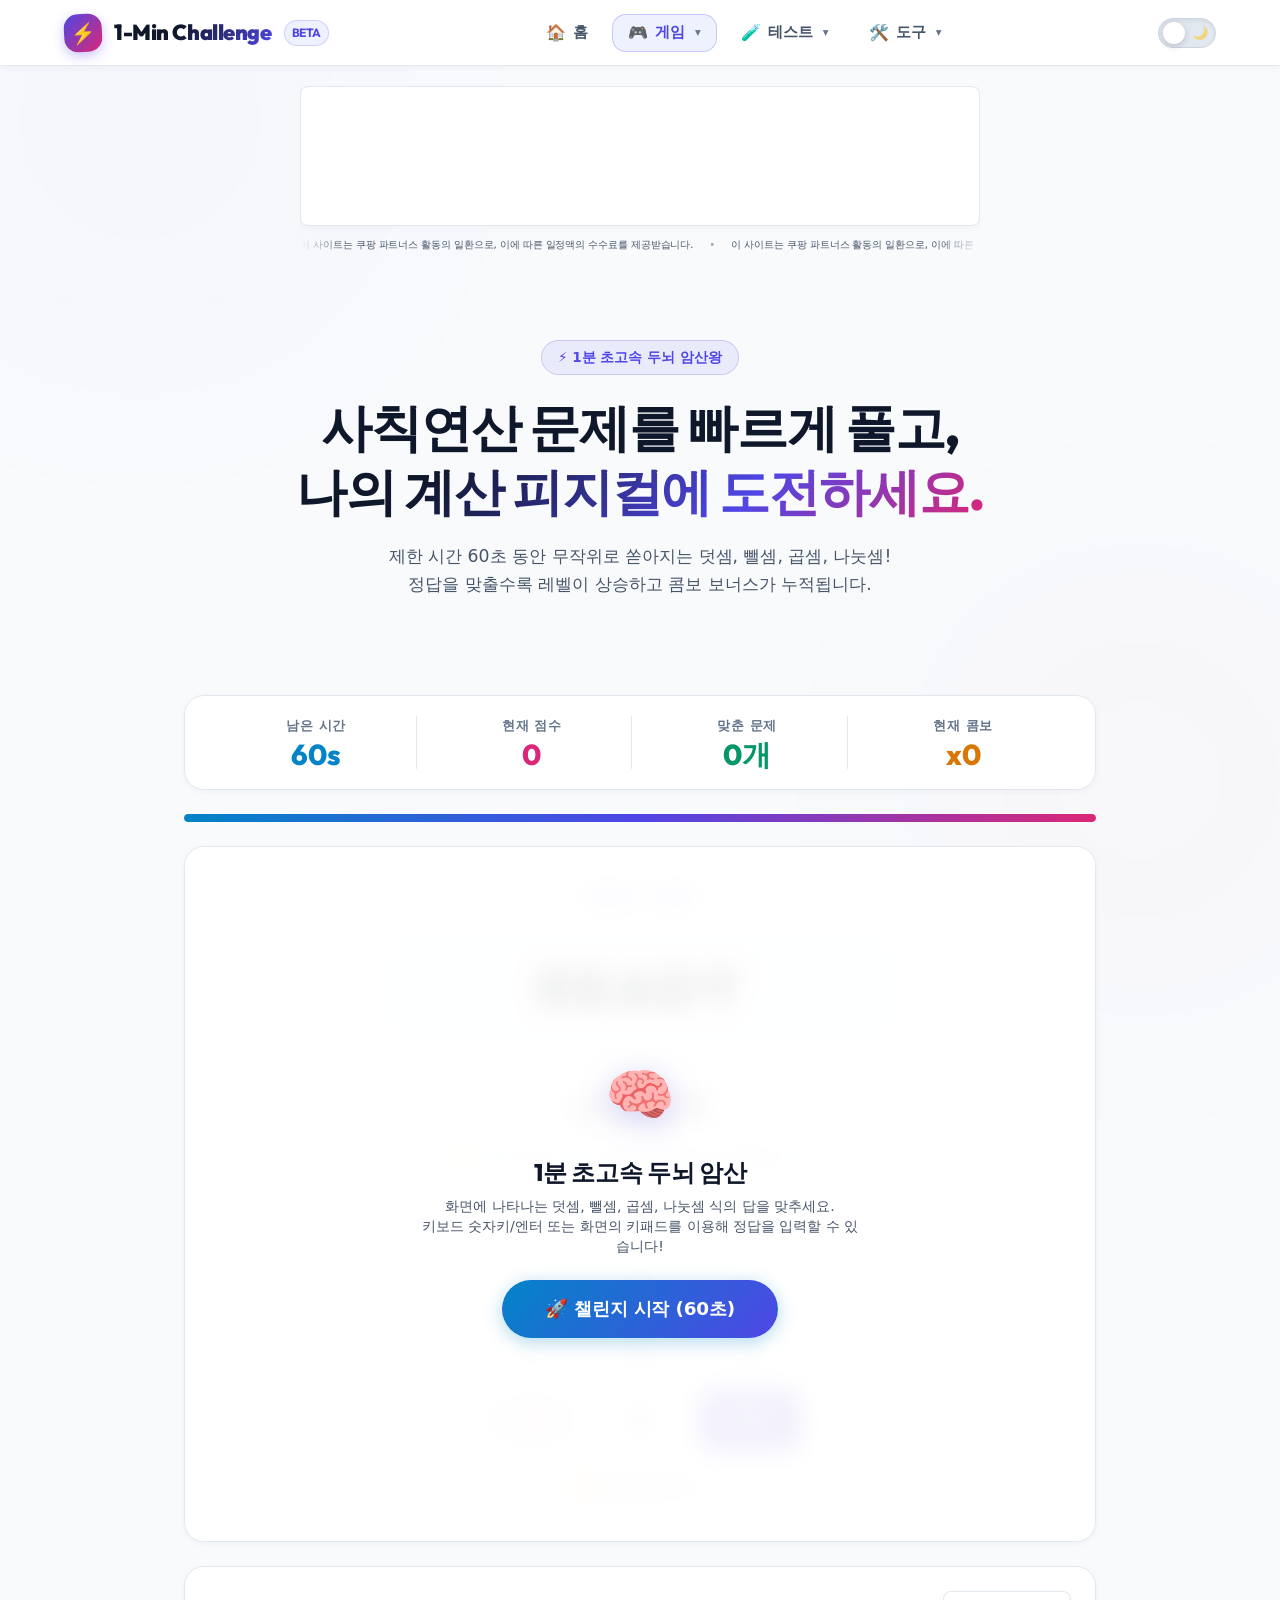
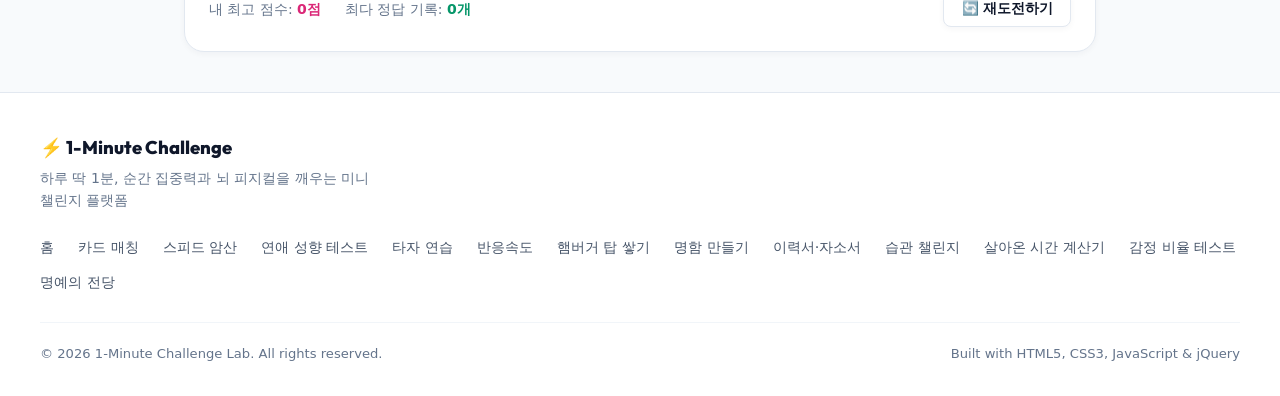
<file: page/speed-math.html>
<!DOCTYPE html>
<html lang="ko">
<head>
  <!-- Google tag (gtag.js) -->
  <script async src="https://www.googletagmanager.com/gtag/js?id=G-1FTSKP6230"></script>
  <script>
    window.dataLayer = window.dataLayer || [];
    function gtag(){dataLayer.push(arguments);}
    gtag('js', new Date());

    gtag('config', 'G-1FTSKP6230');
  </script>
  <meta charset="UTF-8">
  <meta name="viewport" content="width=device-width, initial-scale=1.0">
  <title>1분 스피드 암산왕 챌린지 - 1-Min Challenge</title>
  <meta name="description"
    content="1분(60초) 안에 화면에 나타나는 사칙연산(+, -, ×, ÷) 문제를 신속하게 계산하고 정답을 맞춰보세요! 순발력과 수리 집중력 두뇌 트레이닝 게임을 무료로 즐겨보세요.">
  <meta name="keywords"
    content="암산게임, 사칙연산, 연산게임, 스피드암산, 두뇌트레이닝, 수학게임, 치매예방게임, 1분게임, 1분챌린지">
  <meta name="author" content="1-Min Challenge Lab">
  <meta name="robots" content="index, follow">
  <link rel="canonical" href="https://ad-site-piyd.vercel.app/page/speed-math.html">

  <!-- Search Engine Verification -->
  <meta name="google-site-verification" content="65lCS2e_7exXzQSDIcez0Jmi1IOFyXQUwCy4WzvH50U" />
  <meta name="naver-site-verification" content="0a78e42f016981ce15715a5b6fbfe52c24e4aae0" />

  <!-- Open Graph / Facebook / KakaoTalk -->
  <meta property="og:type" content="website">
  <meta property="og:site_name" content="1-Min Challenge (1분 챌린지)">
  <meta property="og:url" content="https://ad-site-piyd.vercel.app/page/speed-math.html">
  <meta property="og:title" content="1분 스피드 암산왕 챌린지 - 사칙연산 두뇌 트레이닝 | 1-Min Challenge">
  <meta property="og:description"
    content="1분(60초) 안에 화면에 나타나는 사칙연산(+, -, ×, ÷) 문제를 신속하게 계산하고 정답을 맞춰보세요! 순발력과 수리 집중력 두뇌 트레이닝 게임을 무료로 즐겨보세요.">
  <meta property="og:image" content="https://ad-site-piyd.vercel.app/assets/images/og-image.jpg">
  <meta property="og:image:width" content="1200">
  <meta property="og:image:height" content="630">
  <meta property="og:image:alt" content="1분 스피드 암산왕 챌린지 미리보기">
  <meta property="og:locale" content="ko_KR">

  <!-- Twitter Card -->
  <meta name="twitter:card" content="summary_large_image">
  <meta name="twitter:url" content="https://ad-site-piyd.vercel.app/page/speed-math.html">
  <meta name="twitter:title" content="1분 스피드 암산왕 챌린지 - 사칙연산 두뇌 트레이닝 | 1-Min Challenge">
  <meta name="twitter:description"
    content="1분(60초) 안에 화면에 나타나는 사칙연산(+, -, ×, ÷) 문제를 신속하게 계산하고 정답을 맞춰보세요! 순발력과 수리 집중력 두뇌 트레이닝 게임을 무료로 즐겨보세요.">
  <meta name="twitter:image" content="https://ad-site-piyd.vercel.app/assets/images/og-image.jpg">

  <!-- Mobile & Web App Theme -->
  <meta name="theme-color" content="#4f46e5">
  <meta name="apple-mobile-web-app-capable" content="yes">
  <meta name="apple-mobile-web-app-status-bar-style" content="default">
  <meta name="apple-mobile-web-app-title" content="스피드 암산 - 1-Min Challenge">

  <!-- Favicon -->
  <link rel="icon"
    href="data:image/svg+xml,<svg xmlns=%22http://www.w3.org/2000/svg%22 viewBox=%220 0 100 100%22><text y=%22.9em%22 font-size=%2290%22>⚡</text></svg>">

  <!-- Structured Data (JSON-LD) -->
  <script type="application/ld+json">
  {
    "@context": "https://schema.org",
    "@type": "WebApplication",
    "name": "1분 스피드 암산왕 챌린지",
    "alternateName": "Speed Math Challenge",
    "url": "https://ad-site-piyd.vercel.app/page/speed-math.html",
    "description": "1분(60초) 안에 화면에 나타나는 사칙연산(+, -, ×, ÷) 문제를 신속하게 계산하고 정답을 맞춰보세요! 순발력과 수리 집중력 두뇌 트레이닝.",
    "applicationCategory": "GameApplication",
    "operatingSystem": "All",
    "offers": {
      "@type": "Offer",
      "price": "0",
      "priceCurrency": "KRW"
    }
  }
  </script>

  <!-- Anti-flash Dark Mode Theme Initializer -->
  <script>
    (function() {
      var theme = localStorage.getItem('challenge_1min_theme') || 'light';
      if (theme === 'dark') document.documentElement.setAttribute('data-theme', 'dark');
    })();
  </script>

  <!-- Stylesheets -->
  <link rel="stylesheet" href="../assets/css/common.css">
  <link rel="stylesheet" href="../assets/css/speed-math.css">
</head>
<body data-current-page="speed-math" data-is-subpage="true">

  <div class="app-wrapper">
    <!-- 공통 헤더 컴포넌트 영역 -->
    <div id="header-placeholder"></div>

    <!-- 공통 쿠팡 파트너스 와이드 배너 컴포넌트 마운트 영역 -->
    <div id="coupang-banner-placeholder"></div>

    <!-- 메인 컨텐츠 영역 -->
    <main class="main-content">
      <div class="container container-md flex flex-col gap-3">
        
        <!-- 공통 페이지 히어로 컴포넌트 (홈 화면과 동일한 공통 디자인) -->
        <section class="subpage-hero">
          <div class="hero-badge">⚡ 1분 초고속 두뇌 암산왕</div>
          <h1 class="hero-title">
            사칙연산 문제를 빠르게 풀고,<br>
            <span class="gradient-text">나의 계산 피지컬에 도전하세요.</span>
          </h1>
          <p class="hero-desc">
            제한 시간 60초 동안 무작위로 쏟아지는 덧셈, 뺄셈, 곱셈, 나눗셈!<br>
            정답을 맞출수록 레벨이 상승하고 콤보 보너스가 누적됩니다.
          </p>
        </section>

        <!-- 상단 대시보드 카드 컴포넌트 (타이머, 점수, 맞춘 수, 콤보) -->
        <section class="card status-dashboard" aria-label="게임 상태 현황판">
          <div class="status-box timer-box" id="timerBox">
            <span class="status-label">남은 시간</span>
            <div class="status-value"><span id="timeDisplay">60</span>s</div>
          </div>
          <div class="status-box score-box">
            <span class="status-label">현재 점수</span>
            <div class="status-value text-secondary" id="scoreDisplay">0</div>
          </div>
          <div class="status-box solved-box">
            <span class="status-label">맞춘 문제</span>
            <div class="status-value text-success"><span id="solvedDisplay">0</span>개</div>
          </div>
          <div class="status-box combo-box">
            <span class="status-label">현재 콤보</span>
            <div class="status-value text-warning" id="comboDisplay">x0</div>
          </div>
        </section>

        <!-- 공통 타이머 진행 바 컴포넌트 -->
        <div class="timer-bar-wrapper">
          <div class="timer-bar-progress" id="timerBar"></div>
        </div>

        <!-- 게임 무대 카드 컴포넌트 -->
        <div class="card math-stage-wrapper">
          
          <!-- 게임 시작 전 안내 오버레이 -->
          <div class="stage-overlay" id="readyOverlay">
            <div class="overlay-icon">🧠</div>
            <h2 class="text-2xl font-display font-extrabold text-main mb-1">1분 초고속 두뇌 암산</h2>
            <p class="text-muted text-sm max-w-md mb-3" style="max-width: 440px;">
              화면에 나타나는 덧셈, 뺄셈, 곱셈, 나눗셈 식의 답을 맞추세요.<br>
              키보드 숫자키/엔터 또는 화면의 키패드를 이용해 정답을 입력할 수 있습니다!
            </p>
            <button type="button" class="btn btn-accent btn-lg" id="startBtn">
              <span>🚀 챌린지 시작 (60초)</span>
            </button>
          </div>

          <!-- 수식 문제 컨테이너 -->
          <div class="question-container">
            <div>
              <span class="badge badge-primary mb-2" id="levelBadge">LEVEL 1 · 워밍업</span>
            </div>

            <!-- 수식 디스플레이 -->
            <div class="equation-display" id="equationBox">
              <span>READY</span>
            </div>

            <!-- 정답 입력창 -->
            <div class="answer-box-wrapper">
              <input type="text" id="answerInput" class="answer-input" placeholder="정답 입력" autocomplete="off" inputmode="numeric" />
              <div class="answer-hint text-dim text-xs mt-1">💡 키보드 Enter 또는 아래 [확인] 버튼으로 제출 (Esc: 패스)</div>
            </div>

            <!-- 온스크린 키패드 (모바일 및 마우스 조작) -->
            <div class="keypad-grid">
              <button type="button" class="keypad-btn" data-key="1">1</button>
              <button type="button" class="keypad-btn" data-key="2">2</button>
              <button type="button" class="keypad-btn" data-key="3">3</button>
              
              <button type="button" class="keypad-btn" data-key="4">4</button>
              <button type="button" class="keypad-btn" data-key="5">5</button>
              <button type="button" class="keypad-btn" data-key="6">6</button>
              
              <button type="button" class="keypad-btn" data-key="7">7</button>
              <button type="button" class="keypad-btn" data-key="8">8</button>
              <button type="button" class="keypad-btn" data-key="9">9</button>
              
              <button type="button" class="keypad-btn action-clear" data-key="clear" title="한 글자 지우기">⌫</button>
              <button type="button" class="keypad-btn" data-key="0">0</button>
              <button type="button" class="keypad-btn action-submit" data-key="submit" title="정답 제출">↵ 확인</button>
            </div>

            <!-- 패스 버튼 -->
            <div class="btn-skip-wrap">
              <button type="button" class="btn btn-outline btn-sm" id="skipBtn">⏩ 모르면 패스하기</button>
            </div>

          </div>

        </div>

        <!-- 하단 최고 기록 및 컨트롤 공통 카드 컴포넌트 -->
        <div class="card flex flex-between flex-wrap items-center gap-2">
          <div class="flex gap-3 text-sm">
            <div>
              <span class="text-dim">내 최고 점수: </span>
              <strong class="text-secondary font-bold" id="bestMathScoreDisplay">0점</strong>
            </div>
            <div>
              <span class="text-dim">최다 정답 기록: </span>
              <strong class="text-success font-bold" id="bestMathSolvedDisplay">0개</strong>
            </div>
          </div>
          <div>
            <button type="button" class="btn btn-secondary btn-sm" id="restartBtn">
              🔄 재도전하기
            </button>
          </div>
        </div>

      </div>
    </main>

    <!-- 결과 모달 -->
    <div class="result-modal-backdrop" id="resultModalBackdrop" role="dialog" aria-modal="true" aria-labelledby="resultModalTitle">
      <div class="result-modal">
        <div class="result-rank-badge" id="resultBadge">👑</div>
        <h3 class="result-title" id="resultModalTitle">시간 종료! 챌린지 완료</h3>
        <p class="result-grade" id="resultGrade">[ Rank S ] - 스피드 암산 마스터</p>
        
        <div id="newRecordAlert" style="display: none; background: #fef3c7; border: 1px solid #fde68a; color: #b45309; padding: 0.5rem; border-radius: var(--radius-sm); font-size: 0.85rem; font-weight: 700; margin-bottom: 1.2rem;">
          🎉 축하합니다! 새로운 최고 기록을 달성했습니다!
        </div>

        <div class="result-stats-grid">
          <div class="result-stat-item">
            <div class="stat-item-label">최종 점수</div>
            <div class="stat-item-value" id="finalScore" style="color: var(--secondary);">0점</div>
          </div>
          <div class="result-stat-item">
            <div class="stat-item-label">맞춘 문제</div>
            <div class="stat-item-value" id="finalSolved" style="color: var(--success);">0개</div>
          </div>
          <div class="result-stat-item">
            <div class="stat-item-label">최대 콤보</div>
            <div class="stat-item-value" id="finalCombo" style="color: var(--warning);">0회</div>
          </div>
          <div class="result-stat-item">
            <div class="stat-item-label">정답률</div>
            <div class="stat-item-value" id="finalAccuracy" style="color: var(--accent);">0%</div>
          </div>
        </div>

        <div class="result-actions">
          <button type="button" class="btn btn-primary" id="modalRestartBtn">
            <span>🔥 다시 도전</span>
          </button>
          <button type="button" class="btn btn-secondary" id="downloadResultImgBtn">
            <span>📷 결과 이미지 저장 (PNG)</span>
          </button>
        </div>
      </div>
    </div>

    <!-- 공통 푸터 컴포넌트 영역 -->
    <div id="footer-placeholder"></div>
  </div>

  <!-- Scripts -->
  <!-- jQuery 3.7.1 CDN -->
  <script src="https://code.jquery.com/jquery-3.7.1.min.js"></script>
  <!-- 공통 컴포넌트 & 공통 스크립트 -->
  <script src="../assets/js/common.js"></script>
  <!-- 1분 스피드 암산 게임 로직 -->
  <script src="../assets/js/speed-math.js"></script>
  <!-- Google Tag Manager (GTM) -->
  <script async src="https://www.googletagmanager.com/gtm.js?id=GTM-TRLBQWGB"></script>
  <script>
    window.dataLayer = window.dataLayer || [];
    function gtag(){dataLayer.push(arguments);}
    gtag('js', new Date());
  </script>

  <!-- 네이버 웹로그 분석 (NAVER Analytics) -->
  <script type="text/javascript" src="//wcs.pstatic.net/wcslog.js"></script>
  <script type="text/javascript">
    if(!wcs_add) var wcs_add = {};
    wcs_add["wa"] = "1d4b9bc9c9ceaf0";
    if(window.wcs) {
      wcs_do();
    }
  </script>
</body>
</html>
</file>
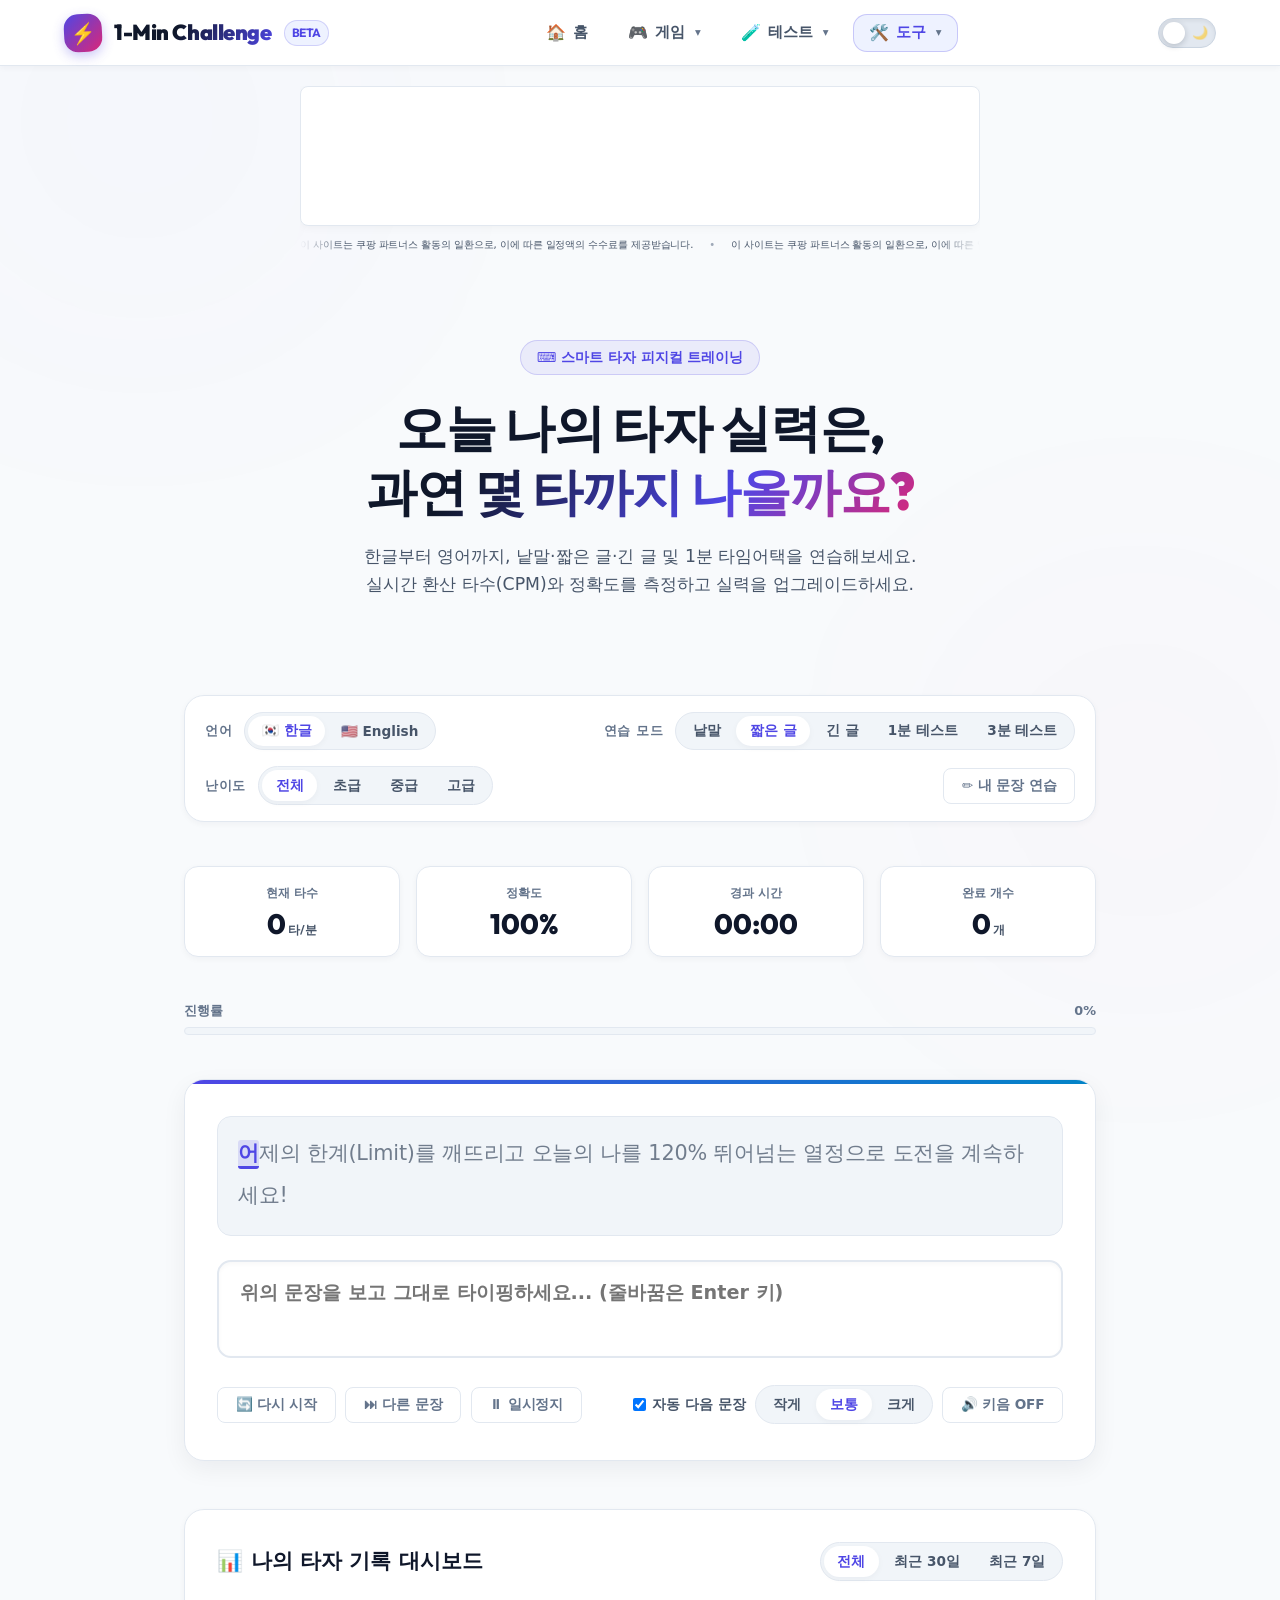
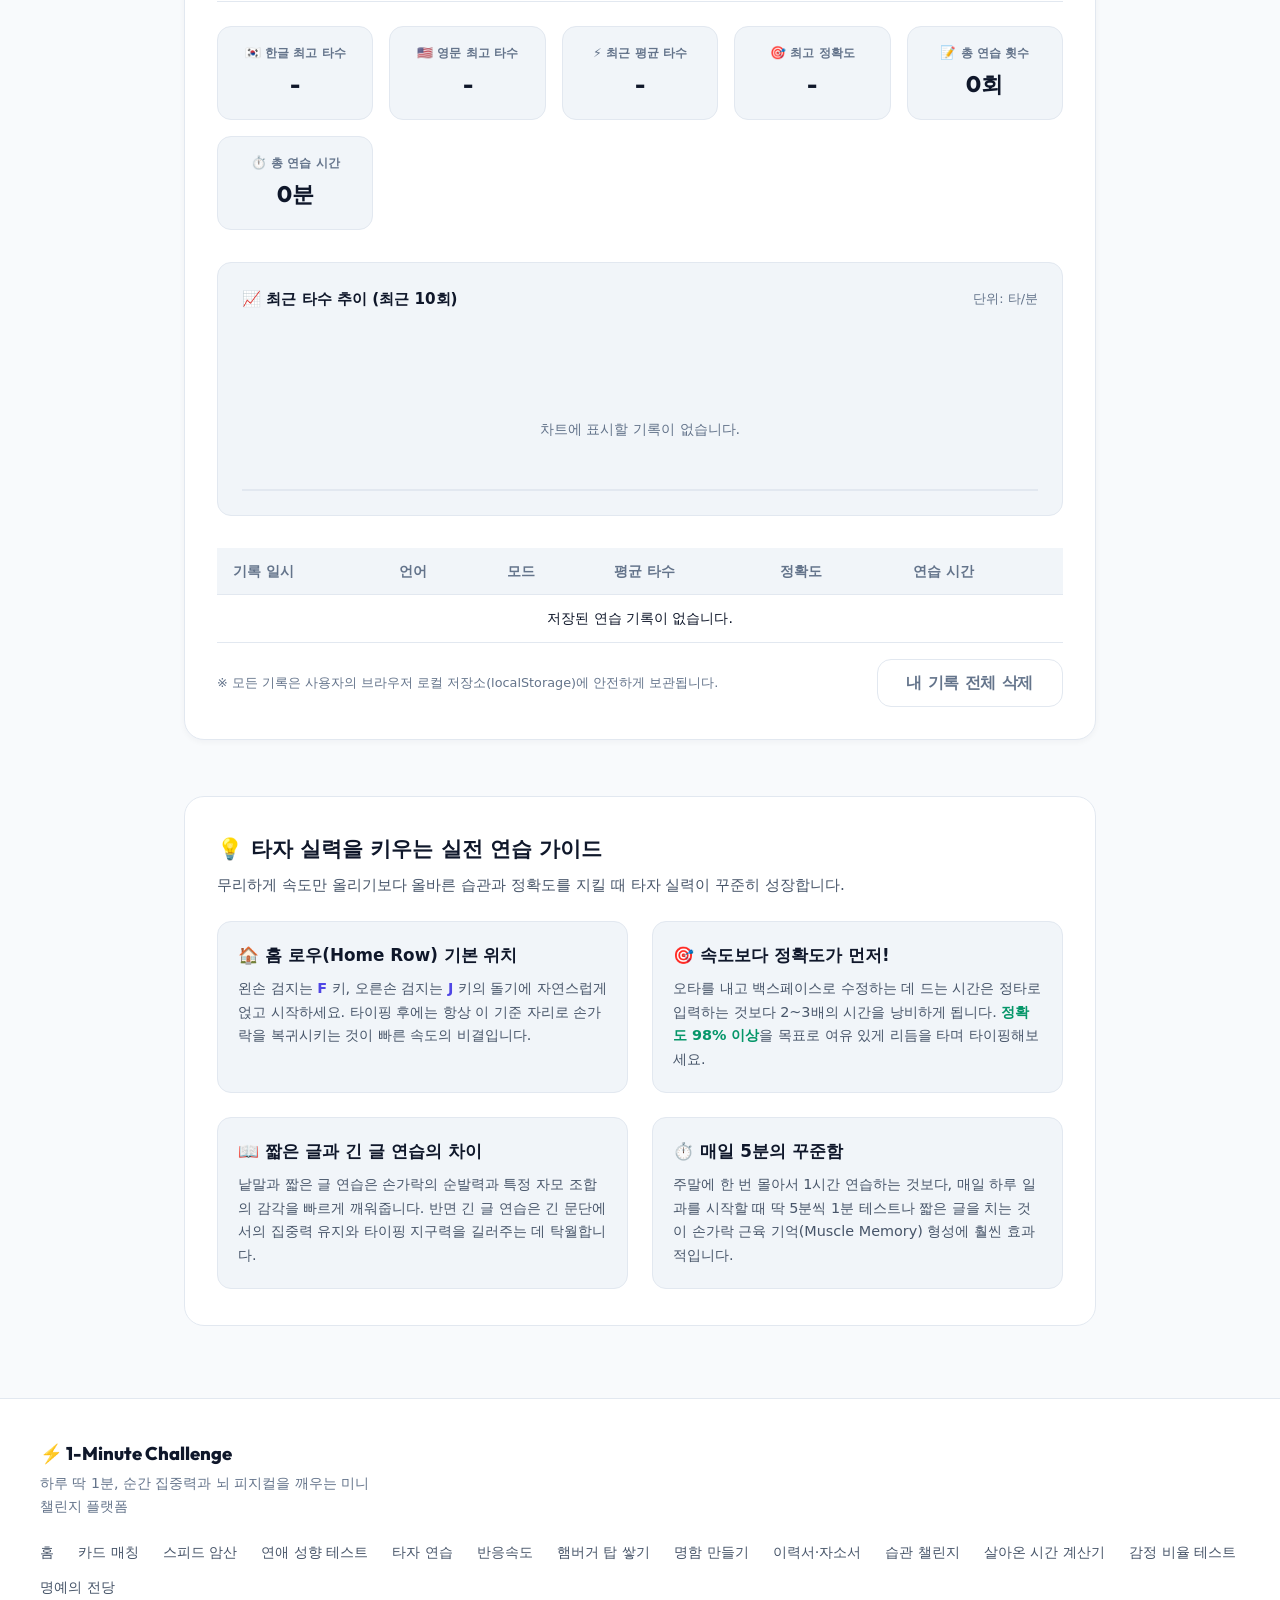
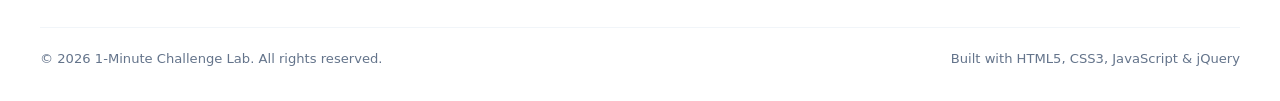
<file: page/typing-practice.html>
<!DOCTYPE html>
<html lang="ko">

<head>
  <!-- Google tag (gtag.js) -->
  <script async src="https://www.googletagmanager.com/gtag/js?id=G-1FTSKP6230"></script>
  <script>
    window.dataLayer = window.dataLayer || [];
    function gtag(){dataLayer.push(arguments);}
    gtag('js', new Date());

    gtag('config', 'G-1FTSKP6230');
  </script>
  <meta charset="UTF-8">
  <meta name="viewport" content="width=device-width, initial-scale=1.0">
  <title>무료 온라인 타자 연습 - 오늘의 타자 실력은 몇 타일까? | 1-Min Challenge</title>
  <meta name="description"
    content="한글부터 영어까지, 낱말·짧은 글·긴 글 및 1분·3분 실시간 타자 속도(타/분)와 정확도를 측정해보세요! 회원가입 없이 무료로 즐기는 스마트 온라인 타자 연습.">
  <meta name="keywords" content="타자연습, 한글타자연습, 영문타자연습, 타자속도측정, 타자검정, 타수측정, 한컴타자연습, 온라인타자, 1분챌린지">
  <meta name="author" content="1-Min Challenge Lab">
  <meta name="robots" content="index, follow">
  <link rel="canonical" href="https://ad-site-piyd.vercel.app/page/typing-practice.html">

  <!-- Search Engine Verification -->
  <meta name="google-site-verification" content="65lCS2e_7exXzQSDIcez0Jmi1IOFyXQUwCy4WzvH50U" />
  <meta name="naver-site-verification" content="0a78e42f016981ce15715a5b6fbfe52c24e4aae0" />

  <!-- Open Graph / Facebook / KakaoTalk -->
  <meta property="og:type" content="website">
  <meta property="og:site_name" content="1-Min Challenge (1분 챌린지)">
  <meta property="og:url" content="https://ad-site-piyd.vercel.app/page/typing-practice.html">
  <meta property="og:title" content="무료 온라인 타자 연습 - 한글·영문 타수 및 정확도 측정 | 1-Min Challenge">
  <meta property="og:description"
    content="한글부터 영어까지, 낱말·짧은 글·긴 글 및 1분·3분 실시간 타자 속도(타/분)와 정확도를 측정해보세요! 회원가입 없이 무료로 즐기는 스마트 온라인 타자 연습.">
  <meta property="og:image" content="https://ad-site-piyd.vercel.app/assets/images/og-image.jpg">
  <meta property="og:image:width" content="1200">
  <meta property="og:image:height" content="630">
  <meta property="og:image:alt" content="무료 온라인 타자 연습 미리보기">
  <meta property="og:locale" content="ko_KR">

  <!-- Twitter Card -->
  <meta name="twitter:card" content="summary_large_image">
  <meta name="twitter:url" content="https://ad-site-piyd.vercel.app/page/typing-practice.html">
  <meta name="twitter:title" content="무료 온라인 타자 연습 - 한글·영문 타수 및 정확도 측정 | 1-Min Challenge">
  <meta name="twitter:description"
    content="한글부터 영어까지, 낱말·짧은 글·긴 글 및 1분·3분 실시간 타자 속도(타/분)와 정확도를 측정해보세요! 회원가입 없이 무료로 즐기는 스마트 온라인 타자 연습.">
  <meta name="twitter:image" content="https://ad-site-piyd.vercel.app/assets/images/og-image.jpg">

  <!-- Mobile & Web App Theme -->
  <meta name="theme-color" content="#4f46e5">
  <meta name="apple-mobile-web-app-capable" content="yes">
  <meta name="apple-mobile-web-app-status-bar-style" content="default">
  <meta name="apple-mobile-web-app-title" content="타자 연습 - 1-Min Challenge">

  <!-- Favicon -->
  <link rel="icon"
    href="data:image/svg+xml,<svg xmlns=%22http://www.w3.org/2000/svg%22 viewBox=%220 0 100 100%22><text y=%22.9em%22 font-size=%2290%22>⌨️</text></svg>">

  <!-- Structured Data (JSON-LD) -->
  <script type="application/ld+json">
  {
    "@context": "https://schema.org",
    "@type": "WebApplication",
    "name": "무료 온라인 타자 연습",
    "alternateName": "Online Typing Practice",
    "url": "https://ad-site-piyd.vercel.app/page/typing-practice.html",
    "description": "한글부터 영어까지, 낱말·짧은 글·긴 글 및 1분·3분 실시간 타자 속도(타/분)와 정확도를 측정해보세요. 회원가입 없이 무료로 즐기는 스마트 온라인 타자 연습.",
    "applicationCategory": "EducationalApplication",
    "operatingSystem": "All",
    "offers": {
      "@type": "Offer",
      "price": "0",
      "priceCurrency": "KRW"
    }
  }
  </script>

  <!-- Anti-flash Dark Mode Theme Initializer -->
  <script>
    (function () {
      var theme = localStorage.getItem('challenge_1min_theme') || 'light';
      if (theme === 'dark') document.documentElement.setAttribute('data-theme', 'dark');
    })();
  </script>

  <!-- Stylesheets -->
  <link rel="stylesheet" href="../assets/css/common.css">
  <link rel="stylesheet" href="../assets/css/typing-practice.css">
</head>

<body data-current-page="typing-practice" data-is-subpage="true">

  <div class="app-wrapper">
    <!-- 공통 헤더 컴포넌트 마운트 영역 -->
    <div id="header-placeholder"></div>

    <!-- 공통 쿠팡 파트너스 와이드 배너 컴포넌트 마운트 영역 -->
    <div id="coupang-banner-placeholder"></div>

    <!-- 메인 컨텐츠 영역 -->
    <main class="main-content">
      <div class="container container-md flex flex-col gap-3">

        <!-- 서브페이지 공통 히어로 -->
        <section class="subpage-hero">
          <div class="hero-badge">⌨️ 스마트 타자 피지컬 트레이닝</div>
          <h1 class="hero-title">
            오늘 나의 타자 실력은,<br>
            <span class="gradient-text">과연 몇 타까지 나올까요?</span>
          </h1>
          <p class="hero-desc">
            한글부터 영어까지, 낱말·짧은 글·긴 글 및 1분 타임어택을 연습해보세요.<br>
            실시간 환산 타수(CPM)와 정확도를 측정하고 실력을 업그레이드하세요.
          </p>
        </section>

        <!-- 상단 컨트롤 툴바 (언어, 모드, 내 문장) -->
        <section class="typing-toolbar" aria-label="타자 연습 모드 설정">
          <!-- 언어 선택 -->
          <div class="toolbar-group">
            <span class="toolbar-label">언어</span>
            <div class="segment-btn-group">
              <button type="button" class="segment-btn lang-btn active" data-lang="ko">
                <span>🇰🇷 한글</span>
              </button>
              <button type="button" class="segment-btn lang-btn" data-lang="en">
                <span>🇺🇸 English</span>
              </button>
            </div>
          </div>

          <!-- 모드 선택 -->
          <div class="toolbar-group">
            <span class="toolbar-label">연습 모드</span>
            <div class="segment-btn-group">
              <button type="button" class="segment-btn mode-btn" data-mode="word">낱말</button>
              <button type="button" class="segment-btn mode-btn active" data-mode="short">짧은 글</button>
              <button type="button" class="segment-btn mode-btn" data-mode="long">긴 글</button>
              <button type="button" class="segment-btn mode-btn" data-mode="test1">1분 테스트</button>
              <button type="button" class="segment-btn mode-btn" data-mode="test3">3분 테스트</button>
            </div>
          </div>

          <!-- 난이도 선택 (섹션 17) -->
          <div class="toolbar-group">
            <span class="toolbar-label">난이도</span>
            <div class="segment-btn-group">
              <button type="button" class="segment-btn diff-btn active" data-diff="all">전체</button>
              <button type="button" class="segment-btn diff-btn" data-diff="easy">초급</button>
              <button type="button" class="segment-btn diff-btn" data-diff="mid">중급</button>
              <button type="button" class="segment-btn diff-btn" data-diff="hard">고급</button>
            </div>
          </div>

          <!-- 내 문장으로 연습하기 -->
          <div class="toolbar-group">
            <button type="button" class="btn btn-outline btn-sm" id="openCustomModalBtn">
              <span>✏️ 내 문장 연습</span>
            </button>
          </div>
        </section>

        <!-- 실시간 지표 대시보드 -->
        <section class="live-status-board" aria-label="실시간 타자 지표">
          <div class="status-card">
            <span class="status-label">현재 타수</span>
            <div class="status-val text-primary">
              <span id="liveCpm">0</span><span class="status-unit">타/분</span>
            </div>
          </div>
          <div class="status-card">
            <span class="status-label">정확도</span>
            <div class="status-val text-success">
              <span id="liveAccuracy">100%</span>
            </div>
          </div>
          <div class="status-card">
            <span class="status-label">경과 시간</span>
            <div class="status-val text-secondary">
              <span id="liveTime">00:00</span>
            </div>
          </div>
          <div class="status-card">
            <span class="status-label">완료 개수</span>
            <div class="status-val text-accent">
              <span id="completedCountDisplay">0</span><span class="status-unit">개</span>
            </div>
          </div>
          <div class="status-card timer-card-danger" id="testTimerBox">
            <span class="status-label">남은 시간</span>
            <div class="status-val" id="testTimerDisplay">60s</div>
          </div>
        </section>

        <!-- 진행률 게이지 바 -->
        <div class="typing-progress-wrap">
          <div class="progress-meta">
            <span>진행률</span>
            <span id="progressPercentDisplay">0%</span>
          </div>
          <div class="typing-progress-track">
            <div class="typing-progress-bar" id="typingProgressBar"></div>
          </div>
        </div>

        <!-- 메인 타이핑 무대 카드 -->
        <section class="typing-stage-card">
          <!-- 3초 준비 카운트다운 오버레이 -->
          <div class="countdown-overlay" id="countdownOverlay">
            <div class="countdown-number" id="countdownNumber">3</div>
            <div class="countdown-sub">마음의 준비를 하세요!</div>
          </div>

          <!-- 일시정지 오버레이 -->
          <div class="pause-overlay" id="pauseOverlay">
            <div class="pause-title">연습이 일시정지되었습니다 ⏸️</div>
            <button type="button" class="btn btn-primary btn-md" id="resumeFromPauseBtn">
              <span>계속 연습하기</span>
            </button>
          </div>

          <!-- 제시된 연습 문장 영역 -->
          <div class="typing-display-box font-size-normal" id="typingDisplay" aria-live="polite">
            <!-- 자바스크립트로 span.type-char 요소들 렌더링 -->
          </div>

          <!-- 1분/3분 모드 전용 시작 버튼 배너 -->
          <div id="testStartAction" class="test-start-action-wrap">
            <button type="button" class="btn btn-primary btn-lg" id="startTestBtn">
              <span>🔥 3초 카운트다운 후 테스트 시작</span>
            </button>
          </div>

          <!-- 사용자 텍스트 입력 영역 (엔터 줄바꿈 및 전체 모드 완벽 지원) -->
          <div class="typing-input-wrapper">
            <textarea id="typingInput" class="typing-input-field" rows="2"
              placeholder="위의 문장을 보고 그대로 타이핑하세요... (줄바꿈은 Enter 키)" autocomplete="off" autocorrect="off"
              autocapitalize="off" spellcheck="false" aria-label="타자 입력창"></textarea>
          </div>

          <!-- 하단 액션 컨트롤러 바 -->
          <div class="typing-action-bar">
            <!-- 좌측 기능 버튼 -->
            <div class="action-left">
              <button type="button" class="btn btn-outline btn-sm" id="restartSentenceBtn" title="현재 문장 다시 입력">
                <span>🔄 다시 시작</span>
              </button>
              <button type="button" class="btn btn-outline btn-sm" id="nextSentenceBtn" title="다른 문장으로 건너뛰기">
                <span>⏭ 다른 문장</span>
              </button>
              <button type="button" class="btn btn-outline btn-sm" id="pauseBtn" title="연습 일시정지">
                <span>⏸ 일시정지</span>
              </button>
            </div>

            <!-- 우측 설정 컨트롤 -->
            <div class="action-right">
              <!-- 자동 다음 문장 넘김 옵션 -->
              <label class="auto-next-label">
                <input type="checkbox" id="autoNextCheckbox" checked>
                <span>자동 다음 문장</span>
              </label>

              <!-- 글자 크기 조절 -->
              <div class="segment-btn-group">
                <button type="button" class="segment-btn font-btn" data-size="small">작게</button>
                <button type="button" class="segment-btn font-btn active" data-size="normal">보통</button>
                <button type="button" class="segment-btn font-btn" data-size="large">크게</button>
              </div>

              <!-- 효과음 토글 -->
              <button type="button" class="btn btn-outline btn-sm" id="soundToggleBtn">
                <span>🔊 키음 <strong class="sound-status">OFF</strong></span>
              </button>
            </div>
          </div>
        </section>

        <!-- 개인 기록 대시보드 -->
        <section class="dashboard-card" aria-label="개인 타자 기록 대시보드">
          <div class="dashboard-header">
            <h2 class="dashboard-title">
              <span>📊</span> 나의 타자 기록 대시보드
            </h2>
            <div class="segment-btn-group">
              <button type="button" class="segment-btn dash-filter-btn active" data-filter="all">전체</button>
              <button type="button" class="segment-btn dash-filter-btn" data-filter="30">최근 30일</button>
              <button type="button" class="segment-btn dash-filter-btn" data-filter="7">최근 7일</button>
            </div>
          </div>

          <!-- 통계 지표 카드 그리드 -->
          <div class="dashboard-summary-grid">
            <div class="summary-item-card">
              <div class="summary-label">🇰🇷 한글 최고 타수</div>
              <div class="summary-num text-primary" id="dashBestKo">-</div>
            </div>
            <div class="summary-item-card">
              <div class="summary-label">🇺🇸 영문 최고 타수</div>
              <div class="summary-num text-secondary" id="dashBestEn">-</div>
            </div>
            <div class="summary-item-card">
              <div class="summary-label">⚡ 최근 평균 타수</div>
              <div class="summary-num text-accent" id="dashAvgCpm">-</div>
            </div>
            <div class="summary-item-card">
              <div class="summary-label">🎯 최고 정확도</div>
              <div class="summary-num text-success" id="dashBestAcc">-</div>
            </div>
            <div class="summary-item-card">
              <div class="summary-label">📝 총 연습 횟수</div>
              <div class="summary-num" id="dashTotalCount">0회</div>
            </div>
            <div class="summary-item-card">
              <div class="summary-label">⏱️ 총 연습 시간</div>
              <div class="summary-num" id="dashTotalTime">0분</div>
            </div>
          </div>

          <!-- CSS 기반 막대 차트 시각화 -->
          <div class="chart-section">
            <div class="chart-header">
              <span>📈 최근 타수 추이 (최근 10회)</span>
              <span class="chart-unit">단위: 타/분</span>
            </div>
            <div class="chart-bars-wrapper" id="chartBarsWrapper">
              <!-- 자바스크립트로 막대 엘리먼트 렌더링 -->
            </div>
          </div>

          <!-- 최근 기록 테이블 -->
          <div class="table-responsive">
            <table class="record-table">
              <thead>
                <tr>
                  <th>기록 일시</th>
                  <th>언어</th>
                  <th>모드</th>
                  <th>평균 타수</th>
                  <th>정확도</th>
                  <th>연습 시간</th>
                </tr>
              </thead>
              <tbody id="recordTableBody">
                <!-- 자바스크립트로 tr 생성 -->
              </tbody>
            </table>
          </div>

          <div class="table-footer-wrap">
            <span class="table-footer-notice">
              ※ 모든 기록은 사용자의 브라우저 로컬 저장소(localStorage)에 안전하게 보관됩니다.
            </span>
            <button type="button" class="btn btn-outline btn-xs text-danger" id="clearRecordsBtn">
              내 기록 전체 삭제
            </button>
          </div>
        </section>

        <!-- 타자 연습 이용 꿀팁 가이드 아티클 (섹션 22) -->
        <section class="typing-guide-section" aria-label="타자 연습 가이드">
          <h2 class="typing-guide-title">
            <span>💡</span> 타자 실력을 키우는 실전 연습 가이드
          </h2>
          <p class="typing-guide-desc">
            무리하게 속도만 올리기보다 올바른 습관과 정확도를 지킬 때 타자 실력이 꾸준히 성장합니다.
          </p>

          <div class="guide-grid">
            <div class="guide-box">
              <div class="guide-box-title">
                <span>🏠</span> 홈 로우(Home Row) 기본 위치
              </div>
              <p class="guide-box-desc">
                왼손 검지는 <strong class="text-primary font-bold">F</strong> 키, 오른손 검지는 <strong
                  class="text-primary font-bold">J</strong> 키의 돌기에 자연스럽게 얹고 시작하세요. 타이핑 후에는 항상 이 기준 자리로 손가락을 복귀시키는 것이 빠른
                속도의 비결입니다.
              </p>
            </div>

            <div class="guide-box">
              <div class="guide-box-title">
                <span>🎯</span> 속도보다 정확도가 먼저!
              </div>
              <p class="guide-box-desc">
                오타를 내고 백스페이스로 수정하는 데 드는 시간은 정타로 입력하는 것보다 2~3배의 시간을 낭비하게 됩니다. <strong class="text-success font-bold">정확도
                  98% 이상</strong>을 목표로 여유 있게 리듬을 타며 타이핑해보세요.
              </p>
            </div>

            <div class="guide-box">
              <div class="guide-box-title">
                <span>📖</span> 짧은 글과 긴 글 연습의 차이
              </div>
              <p class="guide-box-desc">
                낱말과 짧은 글 연습은 손가락의 순발력과 특정 자모 조합의 감각을 빠르게 깨워줍니다. 반면 긴 글 연습은 긴 문단에서의 집중력 유지와 타이핑 지구력을 길러주는 데 탁월합니다.
              </p>
            </div>

            <div class="guide-box">
              <div class="guide-box-title">
                <span>⏱️</span> 매일 5분의 꾸준함
              </div>
              <p class="guide-box-desc">
                주말에 한 번 몰아서 1시간 연습하는 것보다, 매일 하루 일과를 시작할 때 딱 5분씩 1분 테스트나 짧은 글을 치는 것이 손가락 근육 기억(Muscle Memory) 형성에 훨씬
                효과적입니다.
              </p>
            </div>
          </div>
        </section>

      </div>
    </main>

    <!-- 공통 푸터 컴포넌트 마운트 영역 -->
    <div id="footer-placeholder"></div>
  </div>

  <!-- 결과 팝업 모달 -->
  <div class="result-modal-backdrop" id="resultModal" role="dialog" aria-modal="true" aria-labelledby="resHeadline">
    <div class="result-card-modal">
      <div class="result-icon-badge">🏆</div>
      <h3 class="result-title">타자 연습 완료!</h3>
      <div class="result-headline" id="resHeadline">오늘의 타자 연습을 완료했어요!</div>

      <div class="result-grid-stats">
        <div class="result-stat-box">
          <div class="stat-label-mini">연습 모드</div>
          <div class="stat-val-highlight stat-highlight-sm" id="resMode">한글 · 짧은 글</div>
        </div>
        <div class="result-stat-box">
          <div class="stat-label-mini">평균 타수</div>
          <div class="stat-val-highlight text-primary" id="resCpm">0 타/분</div>
        </div>
        <div class="result-stat-box">
          <div class="stat-label-mini">최고 순간 타수</div>
          <div class="stat-val-highlight text-accent" id="resMaxCpm">0 타/분</div>
        </div>
        <div class="result-stat-box">
          <div class="stat-label-mini">최종 정확도</div>
          <div class="stat-val-highlight text-success" id="resAccuracy">100%</div>
        </div>
        <div class="result-stat-box">
          <div class="stat-label-mini">연습 시간</div>
          <div class="stat-val-highlight" id="resTime">0초</div>
        </div>
        <div class="result-stat-box">
          <div class="stat-label-mini">정타 수 / 오타 수</div>
          <div class="stat-val-highlight stat-highlight-pair">
            <span id="resCorrect" class="text-success">0</span> / <span id="resTypo" class="text-danger">0</span>
          </div>
        </div>
      </div>

      <div class="result-actions">
        <button type="button" class="btn btn-primary" id="modalRestartBtn">
          <span>🔥 다시 연습하기</span>
        </button>
        <button type="button" class="btn btn-secondary" id="downloadResultImgBtn">
          <span>📷 결과 이미지 저장 (PNG)</span>
        </button>
        <button type="button" class="btn btn-outline" id="modalNextBtn">
          <span>⏭ 다음 문장</span>
        </button>
        <button type="button" class="btn btn-outline" id="closeResultModalBtn">
          <span>확인 닫기</span>
        </button>
      </div>
    </div>
  </div>

  <!-- 사용자 직접 문장 등록 모달 -->
  <div class="custom-modal-backdrop" id="customModal" role="dialog" aria-modal="true"
    aria-labelledby="customModalTitle">
    <div class="custom-modal">
      <h3 id="customModalTitle" class="custom-modal-title">
        ✏️ 나만의 문장 등록하기
      </h3>
      <p class="custom-modal-desc">
        직접 타이핑 연습하고 싶은 문장이나 글을 입력하세요. 줄바꿈(Enter)으로 문장을 구분할 수 있습니다. (최대 2,000자)
      </p>

      <textarea id="customTextInput" class="custom-textarea" placeholder="여기에 연습할 문장을 붙여넣거나 직접 작성하세요..."></textarea>

      <div class="custom-modal-actions">
        <button type="button" class="btn btn-outline btn-sm" id="cancelCustomBtn">취소</button>
        <button type="button" class="btn btn-primary btn-sm" id="saveCustomBtn">연습 시작하기</button>
      </div>
    </div>
  </div>

  <!-- Scripts -->
  <!-- jQuery 3.7.1 CDN -->
  <script src="https://code.jquery.com/jquery-3.7.1.min.js"></script>
  <!-- 공통 컴포넌트 로더 & 다크모드 -->
  <script src="../assets/js/common.js"></script>
  <!-- 타자 연습 로직 스크립트 -->
  <script src="../assets/js/typing-practice.js"></script>
  <!-- Google Tag Manager (GTM) -->
  <script async src="https://www.googletagmanager.com/gtm.js?id=GTM-TRLBQWGB"></script>
  <script>
    window.dataLayer = window.dataLayer || [];
    function gtag(){dataLayer.push(arguments);}
    gtag('js', new Date());
  </script>

  <!-- 네이버 웹로그 분석 (NAVER Analytics) -->
  <script type="text/javascript" src="//wcs.pstatic.net/wcslog.js"></script>
  <script type="text/javascript">
    if(!wcs_add) var wcs_add = {};
    wcs_add["wa"] = "1d4b9bc9c9ceaf0";
    if(window.wcs) {
      wcs_do();
    }
  </script>
</body>

</html>
</file>
<file: assets/css/common.css>
/* ==========================================================================
   1-Min Challenge - 공통 디자인 시스템 & 유틸리티 CSS (common.css)
   ========================================================================== */

@import url('https://fonts.googleapis.com/css2?family=Pretendard:wght@400;500;600;700;800;900&family=Outfit:wght@500;700;800;900&display=swap');

/* ==========================================================================
   1. CSS 테마 변수 (Color / Theme Tokens)
   ========================================================================== */
:root {
  /* [Light Mode - 화이트 기본 테마] */
  --bg-main: #f8fafc;
  --bg-card: #ffffff;
  --bg-card-sub: #f1f5f9;
  --bg-input: #ffffff;
  --bg-glass: rgba(255, 255, 255, 0.92);

  --border-color: #e2e8f0;
  --border-light: #f1f5f9;
  --border-glass: #e2e8f0;

  --text-main: #0f172a;
  --text-muted: #475569;
  --text-dim: #64748b;
  --text-inverse: #ffffff;

  /* Brand Vibrant Palette */
  --primary: #4f46e5;
  --primary-light: #6366f1;
  --primary-bg: #eef2ff;
  --secondary: #db2777;
  --secondary-bg: #fdf2f8;
  --accent: #0284c7;
  --accent-bg: #f0f9ff;
  --success: #059669;
  --success-bg: #ecfdf5;
  --warning: #d97706;
  --warning-bg: #fef3c7;
  --danger: #dc2626;
  --danger-bg: #fef2f2;

  /* Typography */
  --font-sans: 'Pretendard', -apple-system, BlinkMacSystemFont, system-ui, Roboto, sans-serif;
  --font-display: 'Outfit', sans-serif;

  /* Radius */
  --radius-xs: 4px;
  --radius-sm: 8px;
  --radius-md: 14px;
  --radius-lg: 20px;
  --radius-full: 9999px;

  /* Shadows */
  --shadow-sm: 0 2px 6px rgba(15, 23, 42, 0.04);
  --shadow-md: 0 8px 24px rgba(15, 23, 42, 0.06);
  --shadow-lg: 0 16px 36px rgba(15, 23, 42, 0.08);
  --shadow-modal: 0 25px 50px -12px rgba(15, 23, 42, 0.25);

  /* Transitions */
  --transition-fast: 0.15s ease;
  --transition-normal: 0.25s ease;
}

/* [Dark Mode - 다크 테마 속성] */
[data-theme="dark"] {
  --bg-main: #0b0f19;
  --bg-card: #161e31;
  --bg-card-sub: #1e293b;
  --bg-input: #0f172a;
  --bg-glass: rgba(15, 23, 42, 0.88);

  --border-color: rgba(255, 255, 255, 0.1);
  --border-light: rgba(255, 255, 255, 0.06);
  --border-glass: rgba(255, 255, 255, 0.12);

  --text-main: #f8fafc;
  --text-muted: #94a3b8;
  --text-dim: #64748b;
  --text-inverse: #0f172a;

  --primary-bg: rgba(79, 70, 229, 0.15);
  --secondary-bg: rgba(219, 39, 119, 0.15);
  --accent-bg: rgba(2, 132, 199, 0.15);
  --success-bg: rgba(5, 150, 105, 0.15);
  --warning-bg: rgba(217, 119, 6, 0.15);
  --danger-bg: rgba(220, 38, 38, 0.15);

  --shadow-sm: 0 2px 10px rgba(0, 0, 0, 0.3);
  --shadow-md: 0 10px 30px rgba(0, 0, 0, 0.45);
  --shadow-lg: 0 20px 45px rgba(0, 0, 0, 0.6);
  --shadow-modal: 0 25px 60px rgba(0, 0, 0, 0.8);
}

/* ==========================================================================
   2. Base & Reset
   ========================================================================== */
*, *::before, *::after {
  margin: 0;
  padding: 0;
  box-sizing: border-box;
}

html {
  overflow-x: hidden;
  max-width: 100vw;
}

body {
  font-family: var(--font-sans);
  background-color: var(--bg-main);
  color: var(--text-main);
  min-height: 100vh;
  display: flex;
  flex-direction: column;
  line-height: 1.6;
  overflow-x: hidden;
  max-width: 100vw;
  width: 100%;
  transition: background-color var(--transition-normal), color var(--transition-normal);
  position: relative;
}

/* Background Ambient Lighting */
body::before,
body::after {
  content: '';
  position: fixed;
  border-radius: 50%;
  filter: blur(140px);
  z-index: -1;
  pointer-events: none;
  opacity: 0.55;
  transition: opacity var(--transition-normal);
  max-width: 100vw;
  overflow: hidden;
}

body::before {
  width: 480px;
  height: 480px;
  background: radial-gradient(circle, rgba(79, 70, 229, 0.14) 0%, transparent 70%);
  top: -120px;
  left: -100px;
}

body::after {
  width: 480px;
  height: 480px;
  background: radial-gradient(circle, rgba(219, 39, 119, 0.11) 0%, transparent 70%);
  bottom: -120px;
  right: -100px;
}

[data-theme="dark"] body::before {
  opacity: 0.4;
  background: radial-gradient(circle, rgba(99, 102, 241, 0.25) 0%, transparent 70%);
}
[data-theme="dark"] body::after {
  opacity: 0.4;
  background: radial-gradient(circle, rgba(236, 72, 153, 0.2) 0%, transparent 70%);
}

a {
  text-decoration: none;
  color: inherit;
  transition: color var(--transition-fast);
}

button, input {
  font-family: inherit;
  outline: none;
  border: none;
}

button {
  cursor: pointer;
  transition: all var(--transition-fast);
}

/* ==========================================================================
   3. Container & Layout (컨테이너 & 그리드/플렉스)
   ========================================================================== */
.container {
  width: 100%;
  max-width: 1200px;
  margin-left: auto;
  margin-right: auto;
  padding-left: 1.5rem;
  padding-right: 1.5rem;
}

.container-sm { max-width: 760px; }
.container-md { max-width: 960px; }
.container-lg { max-width: 1280px; }
.container-fluid { max-width: 100%; }

.app-wrapper {
  display: flex;
  flex-direction: column;
  min-height: 100vh;
  width: 100%;
  max-width: 100vw;
  overflow-x: hidden;
}

.main-content {
  flex: 1;
  padding: 2.5rem 1.5rem;
  width: 100%;
  max-width: 1200px;
  margin: 0 auto;
}

/* Flexbox Helpers */
.flex { display: flex; }
.flex-col { flex-direction: column; }
.flex-wrap { flex-wrap: wrap; }
.flex-center { display: flex; align-items: center; justify-content: center; }
.flex-between { display: flex; align-items: center; justify-content: space-between; }
.flex-start { display: flex; align-items: flex-start; }
.flex-end { display: flex; align-items: flex-end; }
.items-center { align-items: center; }
.justify-center { justify-content: center; }
.justify-between { justify-content: space-between; }
.flex-1 { flex: 1; }
.flex-grow { flex-grow: 1; }

/* Grid Helpers */
.grid { display: grid; }
.grid-2 { display: grid; grid-template-columns: repeat(2, 1fr); gap: 1rem; }
.grid-3 { display: grid; grid-template-columns: repeat(3, 1fr); gap: 1rem; }
.grid-4 { display: grid; grid-template-columns: repeat(4, 1fr); gap: 1rem; }
.grid-auto { display: grid; grid-template-columns: repeat(auto-fit, minmax(280px, 1fr)); gap: 1.5rem; }

/* Display & Visibility */
.hidden { display: none !important; }

/* Gap */
.gap-1 { gap: 0.5rem; }
.gap-2 { gap: 1rem; }
.gap-3 { gap: 1.5rem; }
.gap-4 { gap: 2rem; }

/* ==========================================================================
   4. Text & Typography (폰트 크기, 정렬, 굵기)
   ========================================================================== */
/* Font Sizes */
.text-xs   { font-size: 0.75rem; line-height: 1rem; }
.text-sm   { font-size: 0.875rem; line-height: 1.25rem; }
.text-base { font-size: 1rem; line-height: 1.5rem; }
.text-lg   { font-size: 1.125rem; line-height: 1.75rem; }
.text-xl   { font-size: 1.25rem; line-height: 1.75rem; }
.text-2xl  { font-size: 1.5rem; line-height: 2rem; }
.text-3xl  { font-size: 1.875rem; line-height: 2.25rem; }
.text-4xl  { font-size: 2.25rem; line-height: 2.5rem; }
.text-hero { font-size: clamp(2.2rem, 5vw, 3.5rem); line-height: 1.15; }

/* Font Weights */
.font-normal { font-weight: 400; }
.font-medium { font-weight: 500; }
.font-semibold { font-weight: 600; }
.font-bold { font-weight: 700; }
.font-extrabold { font-weight: 800; }
.font-black { font-weight: 900; }

/* Font Family */
.font-sans { font-family: var(--font-sans); }
.font-display { font-family: var(--font-display); }

/* Text Alignment */
.text-left { text-align: left; }
.text-center { text-align: center; }
.text-right { text-align: right; }

/* Text Transforms */
.uppercase { text-transform: uppercase; }
.tracking-tight { letter-spacing: -0.02em; }
.tracking-wide { letter-spacing: 0.05em; }

/* Gradient Text */
.text-gradient {
  background: linear-gradient(135deg, var(--text-main) 20%, var(--primary) 65%, var(--secondary));
  -webkit-background-clip: text;
  -webkit-text-fill-color: transparent;
}

/* ==========================================================================
   5. Color Utilities (글자색 & 배경색)
   ========================================================================== */
/* Text Colors */
.text-main      { color: var(--text-main); }
.text-muted     { color: var(--text-muted); }
.text-dim       { color: var(--text-dim); }
.text-primary   { color: var(--primary); }
.text-secondary { color: var(--secondary); }
.text-accent    { color: var(--accent); }
.text-success   { color: var(--success); }
.text-warning   { color: var(--warning); }
.text-danger    { color: var(--danger); }
.text-white     { color: #ffffff; }

/* Background Colors */
.bg-main        { background-color: var(--bg-main); }
.bg-card        { background-color: var(--bg-card); }
.bg-sub         { background-color: var(--bg-card-sub); }
.bg-primary     { background-color: var(--primary); color: #fff; }
.bg-primary-sub { background-color: var(--primary-bg); color: var(--primary); }
.bg-success-sub { background-color: var(--success-bg); color: var(--success); }
.bg-warning-sub { background-color: var(--warning-bg); color: var(--warning); }
.bg-danger-sub  { background-color: var(--danger-bg); color: var(--danger); }

/* Borders & Rounded */
.border         { border: 1px solid var(--border-color); }
.border-b       { border-bottom: 1px solid var(--border-color); }
.border-t       { border-top: 1px solid var(--border-color); }
.rounded-sm     { border-radius: var(--radius-sm); }
.rounded-md     { border-radius: var(--radius-md); }
.rounded-lg     { border-radius: var(--radius-lg); }
.rounded-full   { border-radius: var(--radius-full); }

/* Shadows */
.shadow-sm      { box-shadow: var(--shadow-sm); }
.shadow-md      { box-shadow: var(--shadow-md); }
.shadow-lg      { box-shadow: var(--shadow-lg); }

/* Spacing (Padding & Margin) */
.p-1 { padding: 0.5rem; }
.p-2 { padding: 1rem; }
.p-3 { padding: 1.5rem; }
.p-4 { padding: 2rem; }

.m-0 { margin: 0; }
.mb-1 { margin-bottom: 0.5rem; }
.mb-2 { margin-bottom: 1rem; }
.mb-3 { margin-bottom: 1.5rem; }
.mb-4 { margin-bottom: 2rem; }
.mt-1 { margin-top: 0.5rem; }
.mt-2 { margin-top: 1rem; }
.mt-3 { margin-top: 1.5rem; }

/* ==========================================================================
/* ==========================================================================
   Common Hero Section (Home & All Sub-pages)
   ========================================================================== */
.home-hero,
.subpage-hero {
  text-align: center;
  padding: 2.25rem 1rem 2.75rem;
  max-width: 820px;
  margin: 0 auto;
}

.hero-badge {
  display: inline-flex;
  align-items: center;
  gap: 0.5rem;
  padding: 0.35rem 1rem;
  background: rgba(79, 70, 229, 0.08);
  border: 1px solid rgba(79, 70, 229, 0.2);
  border-radius: var(--radius-full);
  font-size: 0.85rem;
  font-weight: 700;
  color: var(--primary);
  margin-bottom: 1.25rem;
}

[data-theme="dark"] .hero-badge {
  background: rgba(99, 102, 241, 0.15);
  border-color: rgba(99, 102, 241, 0.35);
  color: #a5b4fc;
}

.hero-title {
  font-family: var(--font-display);
  font-size: clamp(2.1rem, 4.8vw, 3.2rem);
  font-weight: 900;
  line-height: 1.25;
  margin-bottom: 1.15rem;
  letter-spacing: -0.02em;
  color: var(--text-main);
}

.hero-title span.gradient-text,
.hero-title span.text-gradient {
  background: linear-gradient(135deg, #0f172a 20%, var(--primary) 65%, var(--secondary));
  -webkit-background-clip: text;
  -webkit-text-fill-color: transparent;
}

[data-theme="dark"] .hero-title span.gradient-text,
[data-theme="dark"] .hero-title span.text-gradient {
  background: linear-gradient(135deg, #f8fafc 20%, #818cf8 65%, #f472b6);
  -webkit-background-clip: text;
  -webkit-text-fill-color: transparent;
}

.hero-desc {
  color: var(--text-muted);
  font-size: 1.08rem;
  margin-bottom: 1.75rem;
  line-height: 1.65;
  max-width: 680px;
  margin-left: auto;
  margin-right: auto;
}

.hero-actions {
  display: flex;
  justify-content: center;
  gap: 1rem;
  flex-wrap: wrap;
}

/* Legacy Page Header compatibility */
.page-header {
  text-align: center;
  margin-bottom: 1.5rem;
}

.page-title {
  font-family: var(--font-display);
  font-size: clamp(2rem, 4.5vw, 2.5rem);
  font-weight: 800;
  display: inline-flex;
  align-items: center;
  justify-content: center;
  gap: 0.6rem;
  margin-bottom: 0.4rem;
  letter-spacing: -0.02em;
}

.page-desc {
  color: var(--text-muted);
  font-size: 1rem;
  max-width: 680px;
  margin: 0 auto;
  line-height: 1.6;
}

/* Common Timer Progress Bar */
.timer-bar-wrapper {
  width: 100%;
  height: 8px;
  background: var(--border-color);
  border-radius: var(--radius-full);
  overflow: hidden;
  position: relative;
}

.timer-bar-progress {
  width: 100%;
  height: 100%;
  background: linear-gradient(90deg, var(--accent), var(--primary), var(--secondary));
  border-radius: var(--radius-full);
  transition: width 0.1s linear, background-color 0.3s;
}

.timer-bar-progress.danger {
  background: linear-gradient(90deg, var(--danger), #ff7849);
}

/* Common Card */
.card {
  background: var(--bg-card);
  border: 1px solid var(--border-color);
  border-radius: var(--radius-lg);
  padding: 1.5rem;
  box-shadow: var(--shadow-sm);
  transition: all var(--transition-normal);
}

.card:hover {
  box-shadow: var(--shadow-md);
  border-color: rgba(79, 70, 229, 0.3);
}

/* ==========================================================================
   Common Button System (.btn, .btn-primary, .btn-secondary, etc.)
   ========================================================================== */
.btn,
.btn-primary,
.btn-secondary,
.btn-accent,
.btn-outline {
  display: inline-flex !important;
  align-items: center !important;
  justify-content: center !important;
  gap: 0.5rem;
  padding: 0.8rem 1.8rem;
  min-height: 46px;
  border-radius: var(--radius-md);
  font-family: var(--font-sans);
  font-weight: 700;
  font-size: 0.98rem;
  line-height: 1.3;
  letter-spacing: -0.01em;
  white-space: nowrap;
  text-decoration: none;
  cursor: pointer;
  user-select: none;
  transition: all var(--transition-fast);
  border: 1px solid transparent;
  box-sizing: border-box;
}

/* Button Variants */
.btn-primary {
  background: linear-gradient(135deg, var(--primary), var(--secondary)) !important;
  color: #ffffff !important;
  box-shadow: 0 4px 18px rgba(79, 70, 229, 0.28);
}

.btn-primary:hover {
  transform: translateY(-2px);
  box-shadow: 0 8px 25px rgba(219, 39, 119, 0.38);
}

.btn-secondary {
  background: var(--bg-card) !important;
  border: 1px solid var(--border-color) !important;
  color: var(--text-main) !important;
  box-shadow: var(--shadow-sm);
}

.btn-secondary:hover {
  background: var(--bg-card-sub) !important;
  border-color: var(--primary) !important;
  color: var(--primary) !important;
  transform: translateY(-2px);
}

.btn-accent {
  background: linear-gradient(135deg, #0284c7, var(--primary)) !important;
  color: #ffffff !important;
  box-shadow: 0 4px 18px rgba(2, 132, 199, 0.3);
}

.btn-accent:hover {
  transform: translateY(-2px);
  box-shadow: 0 8px 25px rgba(79, 70, 229, 0.4);
}

.btn-outline {
  background: transparent !important;
  border: 1px solid var(--border-color) !important;
  color: var(--text-dim) !important;
}

.btn-outline:hover {
  background: var(--bg-card-sub) !important;
  color: var(--text-main) !important;
  border-color: var(--primary) !important;
}

/* Button Sizes */
.btn-sm {
  padding: 0.45rem 1.1rem !important;
  min-height: 36px !important;
  font-size: 0.85rem !important;
  border-radius: var(--radius-sm) !important;
}

.btn-lg {
  padding: 1rem 2.6rem !important;
  min-height: 54px !important;
  font-size: 1.15rem !important;
  border-radius: var(--radius-full) !important;
}

.btn-full {
  width: 100% !important;
}

.btn:active,
.btn-primary:active,
.btn-secondary:active {
  transform: translateY(0) scale(0.98);
}

/* Card Action Button & Card Footer Components */
.card-action-btn,
.game-card .btn {
  background: linear-gradient(135deg, var(--primary), var(--secondary)) !important;
  color: #ffffff !important;
  box-shadow: 0 4px 14px rgba(79, 70, 229, 0.28) !important;
  border-radius: var(--radius-md) !important;
  font-size: 0.88rem !important;
  font-weight: 700 !important;
  padding: 0.48rem 1.15rem !important;
  min-height: 38px !important;
  white-space: nowrap !important;
  flex-shrink: 0 !important;
  display: inline-flex !important;
  align-items: center !important;
  justify-content: center !important;
  gap: 0.35rem;
  transition: all var(--transition-fast) !important;
  margin-left: auto;
  border: 1px solid transparent !important;
}

.card-action-btn:hover,
.game-card .btn:hover {
  transform: translateY(-2px) !important;
  box-shadow: 0 8px 22px rgba(219, 39, 119, 0.38) !important;
  color: #ffffff !important;
}

.card-action-btn .btn-arrow,
.game-card .btn .btn-arrow {
  display: inline-block;
  transition: transform var(--transition-fast);
}

.card-action-btn:hover .btn-arrow,
.game-card .btn:hover .btn-arrow {
  transform: translateX(3px);
}

/* Game Card Footer & Meta Layout (Ensures clear gap between text and button) */
.game-card-footer {
  display: flex;
  align-items: center;
  justify-content: space-between;
  gap: 1.5rem;
  border-top: 1px solid var(--border-color);
  padding-top: 1.2rem;
  margin-top: auto;
}

.game-card-meta {
  font-size: 0.8rem;
  color: var(--text-dim);
  display: flex;
  align-items: center;
  gap: 0.65rem;
  flex-wrap: wrap;
  flex: 1;
  min-width: 0;
}

.game-card-meta span {
  display: inline-flex;
  align-items: center;
  gap: 0.25rem;
  white-space: nowrap;
}

/* Common Badges */
.badge {
  display: inline-flex;
  align-items: center;
  gap: 0.3rem;
  padding: 0.2rem 0.6rem;
  border-radius: var(--radius-full);
  font-size: 0.75rem;
  font-weight: 700;
  letter-spacing: 0.03em;
}

.badge-primary {
  background: var(--primary-bg);
  color: var(--primary);
  border: 1px solid rgba(79, 70, 229, 0.2);
}

.badge-success {
  background: var(--success-bg);
  color: var(--success);
  border: 1px solid rgba(5, 150, 105, 0.2);
}

.badge-warning {
  background: var(--warning-bg);
  color: var(--warning);
  border: 1px solid rgba(217, 119, 6, 0.2);
}

/* ==========================================================================
   7. Site Header & Footer (공통 헤더/푸터 + 다크모드 토글 버튼)
   ========================================================================== */
.site-header {
  position: sticky;
  top: 0;
  z-index: 100;
  backdrop-filter: blur(16px);
  -webkit-backdrop-filter: blur(16px);
  background: var(--bg-glass);
  border-bottom: 1px solid var(--border-glass);
  box-shadow: var(--shadow-sm);
  transition: background-color var(--transition-normal);
}

.header-container {
  max-width: 1200px;
  margin: 0 auto;
  padding: 0.85rem 1.5rem;
  display: flex;
  align-items: center;
  justify-content: space-between;
  gap: 1rem;
  position: relative;
}

.brand-logo {
  display: flex;
  align-items: center;
  gap: 0.75rem;
  font-family: var(--font-display);
  font-size: 1.35rem;
  font-weight: 800;
  letter-spacing: -0.02em;
  flex-shrink: 0;
}

.brand-logo .logo-badge {
  background: linear-gradient(135deg, var(--primary), var(--secondary));
  width: 38px;
  height: 38px;
  border-radius: var(--radius-md);
  display: flex;
  align-items: center;
  justify-content: center;
  font-size: 1.25rem;
  color: #fff;
  box-shadow: 0 4px 12px rgba(79, 70, 229, 0.3);
  transform: rotate(-3deg);
  transition: transform 0.3s ease;
}

.brand-logo:hover .logo-badge {
  transform: rotate(6deg) scale(1.08);
}

.brand-logo .logo-text {
  background: linear-gradient(120deg, var(--text-main) 40%, var(--primary));
  -webkit-background-clip: text;
  -webkit-text-fill-color: transparent;
  font-weight: 900;
}

.brand-logo .logo-sub {
  font-size: 0.75rem;
  padding: 0.15rem 0.45rem;
  background: var(--primary-bg);
  color: var(--primary);
  border: 1px solid rgba(79, 70, 229, 0.2);
  border-radius: var(--radius-full);
  font-weight: 700;
  white-space: nowrap;
}

/* Nav Menu & Categorized Dropdown System */
.nav-menu {
  display: flex;
  align-items: center;
  justify-content: center;
  flex: 1;
}

.nav-links {
  display: flex;
  align-items: center;
  justify-content: center;
  list-style: none;
  gap: 0.5rem;
  margin: 0;
  padding: 0;
}

.nav-item {
  position: relative;
  list-style: none;
}

.nav-link,
.dropdown-toggle {
  padding: 0.52rem 0.95rem;
  border-radius: var(--radius-md);
  font-size: 0.94rem;
  font-weight: 600;
  color: var(--text-muted);
  display: inline-flex;
  align-items: center;
  gap: 0.45rem;
  white-space: nowrap;
  background: transparent;
  border: 1px solid transparent;
  cursor: pointer;
  transition: all var(--transition-fast);
  font-family: inherit;
  line-height: 1.3;
  user-select: none;
  text-decoration: none;
}

.nav-link:hover,
.dropdown-toggle:hover {
  color: var(--text-main);
  background: var(--bg-card-sub);
  border-color: var(--border-color);
}

.nav-link.active,
.dropdown-toggle.active {
  color: var(--primary);
  background: var(--primary-bg);
  border-color: rgba(79, 70, 229, 0.25);
  font-weight: 700;
}

.nav-link:focus-visible,
.dropdown-toggle:focus-visible,
.dropdown-link:focus-visible {
  outline: 2px solid var(--primary);
  outline-offset: 2px;
}

.menu-icon {
  font-size: 1rem;
  line-height: 1;
  display: inline-flex;
  align-items: center;
  justify-content: center;
  flex-shrink: 0;
}

.menu-text {
  white-space: nowrap;
}

.dropdown-chevron {
  font-size: 0.72rem;
  margin-left: 0.15rem;
  transition: transform var(--transition-fast), color var(--transition-fast);
  display: inline-block;
  line-height: 1;
  color: var(--text-dim);
}

/* Dropdown Menu Box (Desktop) */
.dropdown-menu {
  position: absolute;
  top: calc(100% + 6px);
  left: 50%;
  transform: translateX(-50%) translateY(8px);
  min-width: 210px;
  background: var(--bg-card);
  border: 1px solid var(--border-color);
  border-radius: var(--radius-md);
  box-shadow: var(--shadow-lg);
  padding: 0.45rem;
  list-style: none;
  opacity: 0;
  visibility: hidden;
  pointer-events: none;
  transition: opacity 0.18s cubic-bezier(0.16, 1, 0.3, 1),
              transform 0.18s cubic-bezier(0.16, 1, 0.3, 1),
              visibility 0.18s;
  z-index: 1000;
}

/* Invisible gap bridge to keep hover smooth without closing */
.dropdown-menu::before {
  content: '';
  position: absolute;
  top: -10px;
  left: 0;
  right: 0;
  height: 10px;
}

@media (min-width: 861px) {
  .nav-dropdown:hover .dropdown-menu,
  .nav-dropdown.is-open .dropdown-menu {
    opacity: 1;
    visibility: visible;
    pointer-events: auto;
    transform: translateX(-50%) translateY(0);
  }

  .nav-dropdown:hover .dropdown-chevron,
  .nav-dropdown.is-open .dropdown-chevron {
    transform: rotate(180deg);
    color: var(--primary);
  }
}

.dropdown-menu li {
  list-style: none;
  margin: 0;
  padding: 0;
}

.dropdown-link {
  display: flex;
  align-items: center;
  gap: 0.65rem;
  padding: 0.62rem 0.85rem;
  border-radius: var(--radius-sm);
  font-size: 0.9rem;
  font-weight: 550;
  color: var(--text-muted);
  white-space: nowrap;
  text-decoration: none;
  transition: all var(--transition-fast);
  border: 1px solid transparent;
}

.dropdown-link:hover {
  background: var(--bg-card-sub);
  color: var(--primary);
  transform: translateX(3px);
}

.dropdown-link.active {
  background: var(--primary-bg);
  color: var(--primary);
  font-weight: 700;
  border-color: rgba(79, 70, 229, 0.2);
}

.dropdown-icon {
  font-size: 1.05rem;
  line-height: 1;
  flex-shrink: 0;
}

.dropdown-text {
  white-space: nowrap;
}

.header-actions {
  display: flex;
  align-items: center;
  gap: 0.75rem;
  flex-shrink: 0;
}

/* ==========================================================================
   Modern Theme Toggle Switch Component
   ========================================================================== */
.theme-switch-container {
  display: flex;
  align-items: center;
}

.theme-switch {
  position: relative;
  display: inline-block;
  width: 58px;
  height: 30px;
  cursor: pointer;
}

.theme-switch input {
  opacity: 0;
  width: 0;
  height: 0;
}

.theme-slider {
  position: absolute;
  top: 0;
  left: 0;
  right: 0;
  bottom: 0;
  background-color: #e2e8f0;
  border: 1px solid #cbd5e1;
  border-radius: var(--radius-full);
  display: flex;
  align-items: center;
  justify-content: space-between;
  padding: 0 7px;
  box-shadow: inset 0 2px 4px rgba(0, 0, 0, 0.06);
  transition: all 0.3s cubic-bezier(0.4, 0, 0.2, 1);
  user-select: none;
}

.theme-slider .icon-sun,
.theme-slider .icon-moon {
  font-size: 13px;
  line-height: 1;
  z-index: 1;
  transition: transform 0.3s ease, opacity 0.3s ease;
}

.theme-slider .icon-sun {
  opacity: 1;
}

.theme-slider .icon-moon {
  opacity: 0.6;
}

/* Moving Circular Knob */
.theme-slider::after {
  position: absolute;
  content: "";
  height: 22px;
  width: 22px;
  left: 4px;
  bottom: 3px;
  background-color: #ffffff;
  border-radius: 50%;
  box-shadow: 0 2px 6px rgba(15, 23, 42, 0.2);
  transition: transform 0.3s cubic-bezier(0.34, 1.56, 0.64, 1), background-color 0.3s;
  z-index: 2;
}

/* Checked State (Dark Mode Active) */
input:checked + .theme-slider {
  background-color: #1e1b4b;
  border-color: #6366f1;
  box-shadow: 0 0 12px rgba(99, 102, 241, 0.35);
}

input:checked + .theme-slider::after {
  transform: translateX(26px);
  background-color: #f8fafc;
}

input:checked + .theme-slider .icon-sun {
  opacity: 0.5;
}

input:checked + .theme-slider .icon-moon {
  opacity: 1;
  filter: drop-shadow(0 0 4px #818cf8);
}

/* Mobile Nav Toggle */
.mobile-nav-toggle {
  display: none;
  align-items: center;
  justify-content: center;
  width: 40px;
  height: 36px;
  border-radius: var(--radius-sm);
  border: 1px solid var(--border-color);
  background: var(--bg-card);
  color: var(--text-main);
  font-size: 1.35rem;
  line-height: 1;
  padding: 0;
  cursor: pointer;
  transition: all var(--transition-fast);
}

.mobile-nav-toggle:hover {
  background: var(--bg-card-sub);
  border-color: var(--primary);
  color: var(--primary);
}

/* ==========================================================================
   쿠팡 파트너스 와이드 배너 & 마퀴 안내 영역
   ========================================================================== */
.coupang-banner-section {
  width: 100%;
  max-width: 100vw;
  overflow: hidden;
  display: flex;
  justify-content: center;
  align-items: center;
  padding: 1.25rem 1rem 0.5rem;
  position: relative;
  z-index: 10;
  box-sizing: border-box;
}

.coupang-banner-container {
  display: flex;
  flex-direction: column;
  align-items: center;
  justify-content: center;
  width: 100%;
  max-width: 680px;
  min-width: 0;
  overflow: hidden;
  margin: 0 auto;
  box-sizing: border-box;
}

/* PC 배너 (680px) */
.coupang-banner-pc {
  width: 680px;
  max-width: 100%;
  min-height: 140px;
  display: flex;
  justify-content: center;
  align-items: center;
  border-radius: var(--radius-sm, 8px);
  overflow: hidden;
  background: #ffffff;
  border: 1px solid var(--border-color, #e2e8f0);
  box-shadow: 0 2px 8px rgba(0, 0, 0, 0.04);
  transition: all var(--transition-normal, 0.25s ease);
}

/* 모바일 배너 (280px) */
.coupang-banner-mobile {
  width: 280px;
  max-width: 100%;
  min-height: 140px;
  display: none;
  justify-content: center;
  align-items: center;
  border-radius: var(--radius-sm, 8px);
  overflow: hidden;
  background: #ffffff;
  border: 1px solid var(--border-color, #e2e8f0);
  box-shadow: 0 2px 8px rgba(0, 0, 0, 0.04);
  transition: all var(--transition-normal, 0.25s ease);
}

.coupang-banner-pc ins,
.coupang-banner-mobile ins {
  display: inline-block !important;
  line-height: 0 !important;
  max-width: 100% !important;
}

.coupang-banner-pc iframe,
.coupang-banner-mobile iframe {
  display: block !important;
  max-width: 100% !important;
}

/* 배너 하단 마퀴 래퍼 (글자 폰트사이즈 10px, 오른쪽에서 왼쪽으로 흐르는 효과) */
.coupang-marquee-wrapper {
  width: 100%;
  max-width: 680px;
  min-width: 0;
  margin-top: 8px;
  overflow: hidden;
  position: relative;
  font-size: 10px;
  line-height: 1.4;
  padding: 4px 0;
  -webkit-mask-image: linear-gradient(90deg, transparent 0%, #000 6%, #000 94%, transparent 100%);
  mask-image: linear-gradient(90deg, transparent 0%, #000 6%, #000 94%, transparent 100%);
  user-select: none;
  box-sizing: border-box;
}

.coupang-marquee-track {
  display: flex;
  width: max-content;
  will-change: transform;
  animation: coupangMarqueeFlow 25s linear infinite;
}

.coupang-marquee-track:hover {
  animation-play-state: paused;
}

.coupang-marquee-group {
  display: flex;
  align-items: center;
  flex-shrink: 0;
  white-space: nowrap;
}

.coupang-marquee-text {
  font-size: 10px;
  font-weight: 500;
  letter-spacing: -0.01em;
  color: var(--text-muted, #64748b);
  white-space: nowrap;
}

.coupang-marquee-sep {
  display: inline-block;
  margin: 0 16px;
  font-size: 10px;
  color: var(--text-dim, #94a3b8);
  opacity: 0.6;
}

/* 우측에서 좌측으로 흐르는 무한 마퀴 애니메이션 */
@keyframes coupangMarqueeFlow {
  0% {
    transform: translateX(0);
  }
  100% {
    transform: translateX(-50%);
  }
}

@media (min-width: 769px) {
  .coupang-banner-pc {
    display: flex !important;
  }
  .coupang-banner-mobile {
    display: none !important;
    width: 0 !important;
    height: 0 !important;
    min-height: 0 !important;
    padding: 0 !important;
    margin: 0 !important;
    border: none !important;
    overflow: hidden !important;
  }
}

@media (max-width: 768px) {
  .coupang-banner-section {
    padding: 0.75rem 0.5rem 0.25rem;
  }

  .coupang-banner-container {
    max-width: 280px;
    min-width: 0;
  }

  .coupang-banner-pc {
    display: none !important;
    width: 0 !important;
    height: 0 !important;
    min-height: 0 !important;
    padding: 0 !important;
    margin: 0 !important;
    border: none !important;
    overflow: hidden !important;
  }

  .coupang-banner-mobile {
    display: flex !important;
  }

  .coupang-marquee-wrapper {
    max-width: 280px !important;
    min-width: 0;
  }
}

/* Site Footer */
.site-footer {
  margin-top: auto;
  background: var(--bg-card);
  border-top: 1px solid var(--border-color);
  padding: 2.5rem 1.5rem 2rem;
  color: var(--text-muted);
  transition: background-color var(--transition-normal);
  width: 100%;
  overflow: hidden;
  box-sizing: border-box;
}

.footer-container {
  max-width: 1200px;
  margin: 0 auto;
  display: flex;
  flex-direction: column;
  gap: 1.75rem;
  width: 100%;
  box-sizing: border-box;
}

.footer-top {
  display: flex;
  justify-content: space-between;
  align-items: flex-start;
  flex-wrap: wrap;
  gap: 1.5rem;
  width: 100%;
}

.footer-brand {
  max-width: 360px;
}

.footer-brand h4 {
  font-family: var(--font-display);
  color: var(--text-main);
  font-size: 1.15rem;
  margin-bottom: 0.25rem;
  font-weight: 800;
  word-break: keep-all;
}

.footer-brand p {
  font-size: 0.88rem;
  color: var(--text-dim);
  word-break: keep-all;
}

/* 핵심 수정: flex-wrap 추가 및 글자 줄바꿈 방지 */
.footer-links {
  display: flex;
  flex-wrap: wrap;
  align-items: center;
  gap: 0.75rem 1.5rem;
  list-style: none;
  font-size: 0.9rem;
  padding: 0;
  margin: 0;
}

.footer-links li {
  white-space: nowrap;
  display: inline-block;
}

.footer-links a {
  display: inline-block;
  white-space: nowrap;
  transition: color var(--transition-fast);
}

.footer-links a:hover {
  color: var(--primary);
}

.footer-bottom {
  border-top: 1px solid var(--border-light);
  padding-top: 1.25rem;
  display: flex;
  justify-content: space-between;
  align-items: center;
  flex-wrap: wrap;
  gap: 0.75rem;
  font-size: 0.82rem;
  color: var(--text-dim);
  width: 100%;
}

.footer-bottom p {
  word-break: keep-all;
}

/* Responsive (Header & Navigation) */
@media (max-width: 860px) {
  .header-container {
    padding: 0.75rem 1.25rem;
  }

  .brand-logo {
    font-size: 1.2rem;
    gap: 0.6rem;
  }

  .brand-logo .logo-badge {
    width: 34px;
    height: 34px;
    font-size: 1.1rem;
  }

  .brand-logo .logo-sub {
    font-size: 0.68rem;
    padding: 0.1rem 0.35rem;
  }

  .nav-menu {
    display: none;
    position: absolute;
    top: 100%;
    left: 0;
    right: 0;
    background: var(--bg-card);
    border-bottom: 1px solid var(--border-color);
    box-shadow: var(--shadow-modal);
    padding: 1rem 1.25rem 1.5rem;
    max-height: calc(100vh - 70px);
    overflow-y: auto;
    z-index: 999;
  }

  .nav-menu.open {
    display: block;
    animation: mobileNavFade 0.22s cubic-bezier(0.16, 1, 0.3, 1);
  }

  .nav-links {
    flex-direction: column;
    align-items: stretch;
    gap: 0.45rem;
  }

  .nav-item {
    width: 100%;
  }

  .nav-link,
  .dropdown-toggle {
    width: 100%;
    justify-content: space-between;
    padding: 0.75rem 1rem;
    font-size: 0.98rem;
    background: var(--bg-card-sub);
    border-color: var(--border-light);
  }

  .dropdown-chevron {
    margin-left: auto;
    font-size: 0.85rem;
  }

  /* Accordion Submenu on Mobile */
  .dropdown-menu {
    position: static;
    transform: none;
    min-width: 100%;
    box-shadow: none;
    border: 1px solid var(--border-color);
    background: var(--bg-main);
    margin-top: 0.4rem;
    padding: 0.4rem;
    border-radius: var(--radius-sm);
    display: none;
    opacity: 1;
    visibility: visible;
    pointer-events: auto;
    transition: none;
  }

  .dropdown-menu::before {
    display: none;
  }

  .nav-dropdown.accordion-open .dropdown-menu {
    display: flex;
    flex-direction: column;
    gap: 0.25rem;
    animation: mobileNavFade 0.18s ease;
  }

  .nav-dropdown.accordion-open .dropdown-chevron {
    transform: rotate(180deg);
    color: var(--primary);
  }

  .dropdown-link {
    padding: 0.65rem 0.9rem;
    font-size: 0.92rem;
  }

  .mobile-nav-toggle {
    display: inline-flex;
  }

  .footer-top {
    flex-direction: column;
    align-items: flex-start;
    gap: 1.25rem;
  }

  .footer-brand {
    max-width: 100%;
  }

  .footer-links {
    display: flex;
    flex-wrap: wrap;
    gap: 0.65rem 1.25rem;
    width: 100%;
  }
}

@media (max-width: 480px) {
  .main-content {
    padding: 1.25rem 0.75rem;
  }

  .header-container {
    padding: 0.6rem 0.75rem;
    gap: 0.5rem;
  }

  .brand-logo {
    font-size: 0.95rem;
    gap: 0.35rem;
    min-width: 0;
  }

  .brand-logo .logo-badge {
    width: 28px;
    height: 28px;
    font-size: 0.95rem;
  }

  .brand-logo .logo-text {
    font-size: 0.95rem;
    white-space: nowrap;
  }

  .brand-logo .logo-sub {
    display: none;
  }

  .header-actions {
    gap: 0.4rem;
  }

  .theme-switch {
    width: 52px;
    height: 28px;
  }

  .theme-slider::after {
    height: 20px;
    width: 20px;
    bottom: 3px;
  }

  input:checked + .theme-slider::after {
    transform: translateX(23px);
  }

  .mobile-nav-toggle {
    width: 36px;
    height: 34px;
    font-size: 1.2rem;
  }

  .site-footer {
    padding: 1.75rem 1rem 1.5rem;
  }

  .footer-links {
    display: grid;
    grid-template-columns: repeat(2, 1fr);
    gap: 0.65rem 0.75rem;
    width: 100%;
  }

  .footer-links li {
    white-space: nowrap;
    overflow: hidden;
    text-overflow: ellipsis;
  }

  .footer-links a {
    font-size: 0.85rem;
    white-space: nowrap;
  }

  .footer-bottom {
    flex-direction: column;
    align-items: flex-start;
    gap: 0.4rem;
  }
}

@keyframes mobileNavFade {
  from {
    opacity: 0;
    transform: translateY(-6px);
  }
  to {
    opacity: 1;
    transform: translateY(0);
  }
}
</file>
<file: assets/css/burger-stack.css>
/* ==========================================================================
   1-Min Challenge - 햄버거 탑 쌓기 (burger-stack.css)
   ========================================================================== */

/* 1. 게임 레이아웃 및 래퍼 */
.burger-game-container {
  display: flex;
  flex-direction: column;
  align-items: center;
  gap: 1.25rem;
  width: 100%;
  max-width: 860px;
  margin: 0 auto;
}

/* 2. 상단 게임 현황판 (HUD) */
.burger-hud {
  display: grid;
  grid-template-columns: repeat(4, 1fr);
  gap: 0.75rem;
  width: 100%;
}

.hud-card {
  background: var(--bg-card);
  border: 1px solid var(--border-color);
  border-radius: var(--radius-md);
  padding: 0.85rem 0.75rem;
  text-align: center;
  box-shadow: var(--shadow-sm);
  display: flex;
  flex-direction: column;
  justify-content: center;
  align-items: center;
  position: relative;
  overflow: hidden;
  transition: transform var(--transition-fast), border-color var(--transition-fast);
}

.hud-card::before {
  content: '';
  position: absolute;
  top: 0;
  left: 0;
  right: 0;
  height: 3px;
  background: var(--primary);
  opacity: 0.7;
}

.hud-card.hud-score::before { background: linear-gradient(90deg, #f59e0b, #ef4444); }
.hud-card.hud-floor::before { background: linear-gradient(90deg, #10b981, #06b6d4); }
.hud-card.hud-combo::before { background: linear-gradient(90deg, #ec4899, #8b5cf6); }
.hud-card.hud-best::before { background: linear-gradient(90deg, #6366f1, #3b82f6); }

.hud-label {
  font-size: 0.75rem;
  font-weight: 700;
  color: var(--text-dim);
  text-transform: uppercase;
  letter-spacing: 0.04em;
  margin-bottom: 0.25rem;
  display: flex;
  align-items: center;
  gap: 0.25rem;
}

.hud-value {
  font-family: var(--font-display);
  font-size: 1.45rem;
  font-weight: 900;
  color: var(--text-main);
  line-height: 1.1;
  transition: transform 0.15s ease;
}

.hud-combo .hud-value {
  color: #ec4899;
}

.hud-combo.combo-active .hud-value {
  animation: pulseCombo 0.8s infinite alternate;
}

@keyframes pulseCombo {
  0% { transform: scale(1); }
  100% { transform: scale(1.1); filter: drop-shadow(0 0 8px rgba(236, 72, 153, 0.4)); }
}

/* 3. 상단 조작 툴바 */
.burger-toolbar {
  display: flex;
  align-items: center;
  justify-content: space-between;
  width: 100%;
  gap: 0.5rem;
  background: var(--bg-card);
  border: 1px solid var(--border-color);
  border-radius: var(--radius-full);
  padding: 0.45rem 0.85rem;
  box-shadow: var(--shadow-sm);
}

.toolbar-group {
  display: flex;
  align-items: center;
  gap: 0.45rem;
}

.toolbar-btn {
  display: inline-flex;
  align-items: center;
  gap: 0.35rem;
  padding: 0.4rem 0.85rem;
  font-size: 0.82rem;
  font-weight: 700;
  border-radius: var(--radius-full);
  border: 1px solid var(--border-color);
  background: var(--bg-card-sub);
  color: var(--text-muted);
  cursor: pointer;
  transition: all var(--transition-fast);
  user-select: none;
}

.toolbar-btn:hover {
  background: var(--primary-bg);
  border-color: var(--primary-light);
  color: var(--primary);
  transform: translateY(-1px);
}

.toolbar-btn.active {
  background: var(--primary);
  color: #ffffff;
  border-color: var(--primary);
}

/* 4. 메인 게임 아레나 스테이지 */
.burger-arena {
  width: 100%;
  position: relative;
  border-radius: var(--radius-lg);
  overflow: hidden;
  box-shadow: var(--shadow-md);
  border: 2px solid var(--border-color);
  background: #ffffff;
}

[data-theme="dark"] .burger-arena {
  background: #0f172a;
}

.burger-stage {
  width: 100%;
  height: 680px;
  position: relative;
  overflow: hidden;
  background: radial-gradient(circle at 50% 25%, #ffffff 0%, #fffbeb 60%, #fef3c7 100%);
  cursor: pointer;
  touch-action: manipulation;
  user-select: none;
  -webkit-user-select: none;
}

[data-theme="dark"] .burger-stage {
  background: radial-gradient(circle at 50% 25%, #1e293b 0%, #0f172a 65%, #020617 100%);
}

/* 배경 장식 (창문 햇살 & 키친 패턴) */
.stage-backdrop {
  position: absolute;
  inset: 0;
  pointer-events: none;
  opacity: 0.45;
  background-image: 
    radial-gradient(rgba(245, 158, 11, 0.08) 1.5px, transparent 1.5px),
    linear-gradient(to bottom, rgba(255, 255, 255, 0.6), transparent 70%);
  background-size: 24px 24px, 100% 100%;
}

[data-theme="dark"] .stage-backdrop {
  opacity: 0.25;
  background-image: 
    radial-gradient(rgba(255, 255, 255, 0.1) 1.5px, transparent 1.5px),
    linear-gradient(to bottom, rgba(15, 23, 42, 0.3), transparent 70%);
}

/* 스테이지 하단 테이블 / 카운터 */
.stage-counter-table {
  position: absolute;
  bottom: 0;
  left: 0;
  right: 0;
  height: 60px;
  background: linear-gradient(180deg, #d97706 0%, #92400e 100%);
  border-top: 4px solid #f59e0b;
  box-shadow: inset 0 2px 4px rgba(0, 0, 0, 0.15);
  pointer-events: none;
  z-index: 2;
}

[data-theme="dark"] .stage-counter-table {
  background: linear-gradient(180deg, #334155 0%, #1e293b 100%);
  border-top: 4px solid #475569;
}

/* 5. 햄버거 카메라 월드 (스크롤 가능한 월드 컨테이너) */
.burger-world {
  position: absolute;
  left: 0;
  right: 0;
  bottom: 50px;
  height: 100%;
  pointer-events: none;
  will-change: transform;
  z-index: 5;
}

/* 햄버거 접시 */
.burger-plate {
  position: absolute;
  bottom: 0;
  left: 50%;
  transform: translateX(-50%);
  width: 320px;
  height: 26px;
  background: linear-gradient(180deg, #f8fafc 0%, #e2e8f0 70%, #94a3b8 100%);
  border-radius: 50%;
  box-shadow: 0 8px 16px rgba(0, 0, 0, 0.16), inset 0 2px 3px #ffffff;
  border: 1px solid #cbd5e1;
  z-index: 1;
}

[data-theme="dark"] .burger-plate {
  background: linear-gradient(180deg, #475569 0%, #334155 70%, #1e293b 100%);
  border-color: #64748b;
  box-shadow: 0 8px 20px rgba(0, 0, 0, 0.4), inset 0 2px 3px rgba(255, 255, 255, 0.1);
}

.burger-stack-group {
  position: absolute;
  bottom: 12px;
  left: 0;
  right: 0;
  height: 100%;
  pointer-events: none;
  z-index: 2;
}

/* 6. 움직이는 재료 레이어 */
.burger-moving-layer {
  position: absolute;
  top: 110px;
  left: 0;
  right: 0;
  height: 60px;
  pointer-events: none;
  z-index: 10;
}

/* 개별 재료 기본 컨테이너 */
.burger-ingredient {
  position: absolute !important;
  pointer-events: none;
  will-change: transform;
  transform-origin: center bottom;
  filter: drop-shadow(0 3px 6px rgba(15, 23, 42, 0.18));
}

/* ==========================================================================
   7. 햄버거 재료 10종 고유 디자인 (Pure CSS / SVG Styling)
   ========================================================================== */

/* ① 아랫빵 (Bottom Bun) */
.ing-bun-bottom {
  height: 32px;
  border-radius: 8px 8px 26px 26px;
  background: linear-gradient(180deg, #fcd34d 0%, #d97706 70%, #b45309 100%);
  border: 2px solid #b45309;
  box-shadow: inset 0 3px 5px rgba(255, 255, 255, 0.45), inset 0 -3px 5px rgba(0, 0, 0, 0.2);
  overflow: hidden;
}
.ing-bun-bottom::before {
  content: '';
  position: absolute;
  top: 3px;
  left: 10%;
  right: 10%;
  height: 4px;
  background: rgba(255, 255, 255, 0.4);
  border-radius: 3px;
}

/* ② 소고기 패티 (Beef Patty) */
.ing-beef-patty {
  height: 28px;
  border-radius: 12px;
  background: linear-gradient(180deg, #78350f 0%, #451a03 75%, #290e02 100%);
  border: 2px solid #290e02;
  box-shadow: inset 0 2px 4px rgba(255, 255, 255, 0.15), inset 0 -2px 4px rgba(0, 0, 0, 0.4);
}
/* 그릴 자국 */
.ing-beef-patty::after {
  content: '';
  position: absolute;
  inset: 2px 8px;
  background: repeating-linear-gradient(
    -45deg,
    transparent,
    transparent 14px,
    rgba(0, 0, 0, 0.55) 14px,
    rgba(0, 0, 0, 0.55) 17px
  );
  border-radius: 8px;
  opacity: 0.85;
}

/* ③ 체다 치즈 (Cheese) */
.ing-cheese {
  height: 16px;
  border-radius: 4px;
  background: linear-gradient(180deg, #fbbf24 0%, #f59e0b 80%, #d97706 100%);
  border: 1.5px solid #d97706;
  box-shadow: inset 0 2px 3px rgba(255, 255, 255, 0.5), 0 2px 5px rgba(217, 119, 6, 0.35);
}
/* 살짝 흘러내리는 4곳의 치즈 모서리 */
.ing-cheese::before,
.ing-cheese::after {
  content: '';
  position: absolute;
  bottom: -9px;
  width: 0;
  height: 0;
  border-left: 10px solid transparent;
  border-right: 10px solid transparent;
  border-top: 11px solid #f59e0b;
  filter: drop-shadow(0 2px 2px rgba(180, 83, 9, 0.3));
}
.ing-cheese::before { left: 16%; }
.ing-cheese::after { right: 18%; }

/* ④ 신선한 양상추 (Lettuce) */
.ing-lettuce {
  height: 22px;
  background: linear-gradient(180deg, #4ade80 0%, #22c55e 60%, #15803d 100%);
  border: 1.5px solid #15803d;
  border-radius: 12px;
  box-shadow: inset 0 2px 4px rgba(255, 255, 255, 0.4);
}
/* 양상추 물결 잎 주름 */
.ing-lettuce::before {
  content: '';
  position: absolute;
  top: -4px;
  left: 0;
  right: 0;
  height: 10px;
  background: radial-gradient(circle at 10px 5px, #4ade80 8px, transparent 9px) repeat-x;
  background-size: 20px 10px;
}
.ing-lettuce::after {
  content: '';
  position: absolute;
  bottom: -4px;
  left: 5px;
  right: 5px;
  height: 10px;
  background: radial-gradient(circle at 10px 5px, #22c55e 8px, transparent 9px) repeat-x;
  background-size: 22px 10px;
}

/* ⑤ 완숙 토마토 (Tomato) */
.ing-tomato {
  height: 24px;
  border-radius: 12px;
  background: linear-gradient(180deg, #ef4444 0%, #dc2626 70%, #991b1b 100%);
  border: 2px solid #991b1b;
  box-shadow: inset 0 3px 4px rgba(255, 255, 255, 0.5), inset 0 -2px 3px rgba(0, 0, 0, 0.2);
}
/* 토마토 씨앗과 젤리 표현 */
.ing-tomato::before {
  content: '';
  position: absolute;
  inset: 4px 14px;
  background: 
    radial-gradient(circle at 25% 50%, #fef08a 2.5px, #b91c1c 4px, transparent 6px),
    radial-gradient(circle at 50% 50%, #fef08a 2.5px, #b91c1c 4px, transparent 6px),
    radial-gradient(circle at 75% 50%, #fef08a 2.5px, #b91c1c 4px, transparent 6px);
  opacity: 0.9;
}

/* ⑥ 적양파 링 (Onion) */
.ing-onion {
  height: 18px;
  border-radius: 10px;
  background: linear-gradient(180deg, #fdf4ff 0%, #fae8ff 50%, #e879f9 100%);
  border: 2px solid #c026d3;
  box-shadow: inset 0 2px 3px rgba(255, 255, 255, 0.7);
}
.ing-onion::before {
  content: '';
  position: absolute;
  top: 3px;
  bottom: 3px;
  left: 12px;
  right: 12px;
  border: 1.5px solid #d946ef;
  border-radius: 8px;
}

/* ⑦ 크리스피 베이컨 (Bacon) */
.ing-bacon {
  height: 18px;
  border-radius: 6px;
  background: repeating-linear-gradient(
    90deg,
    #991b1b 0px,
    #991b1b 18px,
    #fde68a 18px,
    #fde68a 26px,
    #7f1d1d 26px,
    #7f1d1d 40px
  );
  border: 1.5px solid #7f1d1d;
  box-shadow: 0 2px 4px rgba(127, 29, 29, 0.35);
  transform: skewX(-4deg);
}

/* ⑧ 피클 (Pickle) */
.ing-pickle {
  height: 16px;
  border-radius: 8px;
  background: linear-gradient(180deg, #84cc16 0%, #65a30d 70%, #3f6212 100%);
  border: 2px solid #3f6212;
  box-shadow: inset 0 2px 3px rgba(255, 255, 255, 0.4);
}
.ing-pickle::after {
  content: '';
  position: absolute;
  inset: 2px 10px;
  background: repeating-linear-gradient(
    90deg,
    transparent,
    transparent 8px,
    rgba(49, 78, 14, 0.5) 8px,
    rgba(49, 78, 14, 0.5) 10px
  );
}

/* ⑨ 반숙 달걀 후라이 (Fried Egg) */
.ing-egg {
  height: 24px;
  border-radius: 14px;
  background: linear-gradient(180deg, #ffffff 0%, #f8fafc 80%, #cbd5e1 100%);
  border: 1.5px solid #cbd5e1;
  box-shadow: inset 0 2px 4px rgba(255, 255, 255, 0.9), 0 2px 4px rgba(0, 0, 0, 0.1);
}
/* 노른자 */
.ing-egg::before {
  content: '';
  position: absolute;
  top: 50%;
  left: 50%;
  transform: translate(-50%, -50%);
  width: 44px;
  height: 18px;
  border-radius: 50%;
  background: radial-gradient(circle at 35% 35%, #fef08a 0%, #f59e0b 60%, #d97706 100%);
  box-shadow: 0 1px 3px rgba(180, 83, 9, 0.4);
}

/* ⑩ 윗빵 (Top Bun) - 참깨 브리오슈 번 */
.ing-bun-top {
  height: 44px;
  border-radius: 36px 36px 8px 8px;
  background: linear-gradient(180deg, #fbbf24 0%, #d97706 60%, #b45309 100%);
  border: 2px solid #92400e;
  box-shadow: inset 0 4px 8px rgba(255, 255, 255, 0.6), inset 0 -2px 4px rgba(0, 0, 0, 0.25);
  overflow: hidden;
}
/* 윗빵 참깨 패턴 */
.ing-bun-top::before {
  content: '';
  position: absolute;
  inset: 4px 10px;
  background-image: 
    radial-gradient(circle at 15% 35%, #fff 1.5px, transparent 2.5px),
    radial-gradient(circle at 30% 20%, #fff 1.5px, transparent 2.5px),
    radial-gradient(circle at 45% 38%, #fff 1.5px, transparent 2.5px),
    radial-gradient(circle at 60% 22%, #fff 1.5px, transparent 2.5px),
    radial-gradient(circle at 75% 36%, #fff 1.5px, transparent 2.5px),
    radial-gradient(circle at 85% 26%, #fff 1.5px, transparent 2.5px),
    radial-gradient(circle at 25% 55%, #fff 1.5px, transparent 2.5px),
    radial-gradient(circle at 50% 60%, #fff 1.5px, transparent 2.5px),
    radial-gradient(circle at 70% 55%, #fff 1.5px, transparent 2.5px);
  filter: drop-shadow(0 1px 1px rgba(120, 53, 15, 0.6));
}

/* 8. 판정 플로팅 텍스트 & 콤보 팝업 */
.burger-popup-layer {
  position: absolute;
  inset: 0;
  pointer-events: none;
  z-index: 25;
}

.judgment-popup {
  position: absolute;
  left: 50%;
  transform: translate(-50%, -50%);
  display: flex;
  flex-direction: column;
  align-items: center;
  font-family: var(--font-display);
  font-weight: 900;
  text-align: center;
  pointer-events: none;
  white-space: nowrap;
}

.judgment-title {
  font-size: 2rem;
  letter-spacing: 0.04em;
  text-shadow: 0 4px 12px rgba(0, 0, 0, 0.25);
}

.judgment-pts {
  font-size: 1.25rem;
  font-weight: 800;
  margin-top: -2px;
}

.judgment-combo-tag {
  font-size: 0.95rem;
  font-weight: 800;
  background: linear-gradient(135deg, #ec4899, #8b5cf6);
  color: #ffffff;
  padding: 0.15rem 0.6rem;
  border-radius: var(--radius-full);
  margin-top: 4px;
  box-shadow: 0 2px 8px rgba(236, 72, 153, 0.4);
}

/* 판정별 스타일 */
.judgment-perfect .judgment-title {
  background: linear-gradient(135deg, #fbbf24 0%, #f59e0b 50%, #ec4899 100%);
  -webkit-background-clip: text;
  -webkit-text-fill-color: transparent;
}
.judgment-perfect .judgment-pts { color: #f59e0b; }

.judgment-good .judgment-title {
  background: linear-gradient(135deg, #06b6d4 0%, #3b82f6 100%);
  -webkit-background-clip: text;
  -webkit-text-fill-color: transparent;
}
.judgment-good .judgment-pts { color: #0284c7; }

.judgment-normal .judgment-title {
  background: linear-gradient(135deg, #10b981 0%, #059669 100%);
  -webkit-background-clip: text;
  -webkit-text-fill-color: transparent;
}
.judgment-normal .judgment-pts { color: #059669; }

.judgment-miss .judgment-title {
  background: linear-gradient(135deg, #ef4444 0%, #b91c1c 100%);
  -webkit-background-clip: text;
  -webkit-text-fill-color: transparent;
}

/* 반짝이 파티클 */
.sparkle-particle {
  position: absolute;
  width: 8px;
  height: 8px;
  border-radius: 50%;
  pointer-events: none;
  background: #f59e0b;
  box-shadow: 0 0 8px #fbbf24;
}

/* 9. 게임 내 오버레이 (시작, 카운트다운, 일시정지) */
.stage-overlay {
  position: absolute;
  inset: 0;
  display: flex;
  flex-direction: column;
  justify-content: center;
  align-items: center;
  background: rgba(15, 23, 42, 0.72);
  backdrop-filter: blur(5px);
  -webkit-backdrop-filter: blur(5px);
  z-index: 30;
  padding: 1.5rem;
  text-align: center;
  transition: opacity 0.25s ease, visibility 0.25s ease;
}

.stage-overlay.hidden {
  opacity: 0;
  visibility: hidden;
  pointer-events: none;
}

/* 시작 화면 카드 */
.start-card {
  background: var(--bg-card);
  border: 1px solid var(--border-color);
  border-radius: var(--radius-lg);
  padding: 2.2rem 1.8rem;
  max-width: 400px;
  width: 100%;
  box-shadow: var(--shadow-modal);
  display: flex;
  flex-direction: column;
  align-items: center;
  gap: 1rem;
}

.start-icon {
  font-size: 3.5rem;
  line-height: 1;
  animation: bounceBurger 1.5s infinite ease-in-out;
}

@keyframes bounceBurger {
  0%, 100% { transform: translateY(0); }
  50% { transform: translateY(-8px); }
}

.start-title {
  font-family: var(--font-display);
  font-size: 1.45rem;
  font-weight: 800;
  color: var(--text-main);
  line-height: 1.3;
  margin: 0;
}

.start-desc {
  font-size: 0.92rem;
  color: var(--text-muted);
  line-height: 1.55;
  margin: 0;
}

.start-features {
  display: flex;
  gap: 0.45rem;
  flex-wrap: wrap;
  justify-content: center;
  margin: 0.25rem 0;
}

.feature-badge {
  font-size: 0.78rem;
  font-weight: 700;
  padding: 0.25rem 0.65rem;
  border-radius: var(--radius-full);
  background: var(--bg-card-sub);
  color: var(--text-dim);
  border: 1px solid var(--border-color);
}

.start-play-btn {
  width: 100%;
  padding: 0.85rem 1.5rem;
  font-size: 1.1rem;
  font-weight: 800;
}

/* 카운트다운 화면 */
.countdown-overlay {
  background: rgba(15, 23, 42, 0.45);
}

.countdown-number {
  font-family: var(--font-display);
  font-size: 5.5rem;
  font-weight: 900;
  color: #ffffff;
  text-shadow: 0 4px 20px rgba(0, 0, 0, 0.6);
  letter-spacing: -0.02em;
}

/* 일시정지 화면 */
.pause-card {
  background: var(--bg-card);
  border: 1px solid var(--border-color);
  border-radius: var(--radius-lg);
  padding: 2rem 1.5rem;
  max-width: 340px;
  width: 100%;
  box-shadow: var(--shadow-modal);
  display: flex;
  flex-direction: column;
  align-items: center;
  gap: 1.25rem;
}

.pause-title {
  font-family: var(--font-display);
  font-size: 1.4rem;
  font-weight: 800;
  color: var(--text-main);
  margin: 0;
}

.pause-actions {
  display: flex;
  flex-direction: column;
  gap: 0.5rem;
  width: 100%;
}

/* 10. 하단 조작 가이드 안내 */
.burger-guide-banner {
  display: flex;
  align-items: center;
  justify-content: center;
  gap: 0.5rem;
  width: 100%;
  padding: 0.65rem 1rem;
  background: var(--bg-card);
  border: 1px solid var(--border-color);
  border-radius: var(--radius-md);
  font-size: 0.88rem;
  color: var(--text-muted);
  box-shadow: var(--shadow-sm);
  text-align: center;
}

.guide-key-badge {
  display: inline-block;
  padding: 0.15rem 0.5rem;
  font-size: 0.78rem;
  font-weight: 700;
  background: var(--bg-card-sub);
  border: 1px solid var(--border-color);
  border-radius: 4px;
  color: var(--primary);
}

/* ==========================================================================
   11. 모달 시스템 (Modal Overlay & Cards)
   ========================================================================== */
.modal-overlay {
  position: fixed;
  inset: 0;
  width: 100vw;
  height: 100vh;
  background: rgba(15, 23, 42, 0.75);
  backdrop-filter: blur(8px);
  -webkit-backdrop-filter: blur(8px);
  z-index: 2000;
  display: flex;
  align-items: center;
  justify-content: center;
  padding: 1.5rem;
  overflow-y: auto;
  opacity: 1;
  visibility: visible;
  transition: opacity 0.2s ease, visibility 0.2s ease;
}

.modal-overlay.hidden {
  display: none !important;
  opacity: 0;
  visibility: hidden;
  pointer-events: none;
}

.modal-card {
  background: var(--bg-card);
  border: 1px solid var(--border-color);
  border-radius: var(--radius-lg);
  max-width: 520px;
  width: 100%;
  padding: 2.25rem 2rem;
  box-shadow: var(--shadow-modal);
  position: relative;
  text-align: center;
  margin: auto;
  animation: modalPopIn 0.28s cubic-bezier(0.16, 1, 0.3, 1);
}

.modal-card-history {
  max-width: 620px;
}

@keyframes modalPopIn {
  from {
    opacity: 0;
    transform: scale(0.92) translateY(12px);
  }
  to {
    opacity: 1;
    transform: scale(1) translateY(0);
  }
}

.modal-close-btn {
  position: absolute;
  top: 1.25rem;
  right: 1.25rem;
  width: 34px;
  height: 34px;
  border-radius: 50%;
  background: var(--bg-card-sub);
  border: 1px solid var(--border-color);
  color: var(--text-dim);
  display: flex;
  align-items: center;
  justify-content: center;
  font-size: 1.1rem;
  cursor: pointer;
  transition: all var(--transition-fast);
  z-index: 10;
}

.modal-close-btn:hover {
  background: var(--primary-bg);
  color: var(--primary);
  border-color: var(--primary);
  transform: rotate(90deg);
}

/* 결과 모달 (게임 오버) */
.result-modal-header {
  text-align: center;
  margin-bottom: 1.25rem;
}

.result-modal-title {
  font-family: var(--font-display);
  font-size: 1.75rem;
  font-weight: 900;
  color: var(--text-main);
  margin-bottom: 0.35rem;
}

.result-modal-desc {
  font-size: 0.92rem;
  color: var(--text-muted);
  line-height: 1.5;
}

.new-record-badge {
  display: inline-flex;
  align-items: center;
  gap: 0.35rem;
  background: linear-gradient(135deg, #f59e0b, #ef4444);
  color: #ffffff;
  padding: 0.35rem 0.85rem;
  border-radius: var(--radius-full);
  font-size: 0.82rem;
  font-weight: 800;
  margin-top: 0.5rem;
  box-shadow: 0 4px 12px rgba(245, 158, 11, 0.35);
  animation: pulseRecord 1s infinite alternate;
}

.new-record-badge.hidden {
  display: none !important;
}

@keyframes pulseRecord {
  0% { transform: scale(1); }
  100% { transform: scale(1.05); }
}

.result-stats-grid {
  display: grid;
  grid-template-columns: repeat(2, 1fr);
  gap: 0.75rem;
  margin-bottom: 1.5rem;
}

.result-stat-box {
  background: var(--bg-card-sub);
  border: 1px solid var(--border-color);
  border-radius: var(--radius-md);
  padding: 0.85rem 0.75rem;
  text-align: center;
}

.stat-label-mini {
  font-size: 0.75rem;
  font-weight: 700;
  color: var(--text-dim);
  margin-bottom: 0.2rem;
}

.stat-val-highlight {
  font-family: var(--font-display);
  font-size: 1.35rem;
  font-weight: 900;
  color: var(--text-main);
}

.result-actions {
  display: flex;
  justify-content: center;
  gap: 0.65rem;
  flex-wrap: wrap;
  margin-top: 0.5rem;
}

/* ==========================================================================
   12. 기록실 모달 (Record Room)
   ========================================================================== */
.history-modal-body {
  display: flex;
  flex-direction: column;
  gap: 1.25rem;
  text-align: left;
}

.history-summary-cards {
  display: grid;
  grid-template-columns: repeat(4, 1fr);
  gap: 0.5rem;
}

.history-card {
  background: var(--bg-card-sub);
  border: 1px solid var(--border-color);
  border-radius: var(--radius-md);
  padding: 0.85rem 0.5rem;
  text-align: center;
}

.history-card .stat-label-mini {
  font-size: 0.75rem;
  font-weight: 700;
  color: var(--text-dim);
  margin-bottom: 0.25rem;
}

.history-card .stat-val-highlight {
  font-size: 1.25rem;
}

.history-table-wrapper {
  max-height: 280px;
  overflow-y: auto;
  border: 1px solid var(--border-color);
  border-radius: var(--radius-md);
  background: var(--bg-card);
}

.history-table-wrapper.hidden {
  display: none !important;
}

.history-table {
  width: 100%;
  border-collapse: collapse;
  font-size: 0.82rem;
  text-align: center;
}

.history-table th {
  background: var(--bg-card-sub);
  color: var(--text-dim);
  font-weight: 700;
  padding: 0.65rem 0.45rem;
  border-bottom: 1px solid var(--border-color);
  position: sticky;
  top: 0;
  z-index: 2;
}

.history-table td {
  padding: 0.6rem 0.45rem;
  border-bottom: 1px solid var(--border-color);
  color: var(--text-main);
}

.history-table tbody tr:last-child td {
  border-bottom: none;
}

.history-table tr:hover {
  background: var(--primary-bg);
}

.history-empty {
  padding: 2.25rem 1rem;
  text-align: center;
  color: var(--text-dim);
  font-size: 0.9rem;
  background: var(--bg-card-sub);
  border: 1px dashed var(--border-color);
  border-radius: var(--radius-md);
}

.history-empty.hidden {
  display: none !important;
}

.history-footer-actions {
  display: flex;
  justify-content: space-between;
  align-items: center;
  margin-top: 0.25rem;
}

/* 13. 반응형 미디어 쿼리 */
@media (max-width: 600px) {
  .burger-stage {
    height: 560px;
  }

  .burger-hud {
    grid-template-columns: repeat(2, 1fr);
    gap: 0.5rem;
  }

  .hud-card {
    padding: 0.65rem 0.5rem;
  }

  .hud-value {
    font-size: 1.25rem;
  }

  .history-summary-cards {
    grid-template-columns: repeat(2, 1fr);
  }

  .modal-card {
    padding: 1.75rem 1.25rem;
  }

  .result-modal-title {
    font-size: 1.45rem;
  }

  .result-stats-grid {
    gap: 0.5rem;
  }

  .result-actions {
    flex-direction: column;
    width: 100%;
  }

  .result-actions .btn {
    width: 100%;
  }

  .history-table th, .history-table td {
    padding: 0.5rem 0.25rem;
    font-size: 0.76rem;
  }

  .judgment-title {
    font-size: 1.65rem;
  }

  .start-card {
    padding: 1.75rem 1.25rem;
  }

  .start-title {
    font-size: 1.25rem;
  }
}
</file>
<file: assets/css/business-card.css>
/* ========================================================
   무료 온라인 명함 만들기 (Business Card Maker) 스타일시트
   ======================================================== */

/* 1. 상단 히어로 배너 */
.card-hero-header {
  text-align: center;
  padding: 1.5rem 1rem 1rem;
  max-width: 900px;
  margin: 0 auto;
}

.card-hero-badge {
  display: inline-flex;
  align-items: center;
  padding: 0.35rem 1rem;
  background: rgba(79, 70, 229, 0.08);
  border: 1px solid rgba(79, 70, 229, 0.2);
  border-radius: var(--radius-full);
  font-size: 0.85rem;
  font-weight: 700;
  color: var(--primary);
  margin-bottom: 0.8rem;
}

.card-hero-title {
  font-family: var(--font-display);
  font-size: clamp(1.8rem, 4vw, 2.6rem);
  font-weight: 900;
  color: var(--text-main);
  letter-spacing: -0.02em;
  margin-bottom: 0.6rem;
  line-height: 1.25;
}

.card-hero-desc {
  color: var(--text-muted);
  font-size: 1rem;
  line-height: 1.6;
  max-width: 700px;
  margin: 0 auto 1.2rem;
}

.card-feature-pills {
  display: flex;
  justify-content: center;
  flex-wrap: wrap;
  gap: 0.5rem;
}

.pill-item {
  display: inline-flex;
  align-items: center;
  gap: 0.3rem;
  font-size: 0.82rem;
  font-weight: 600;
  color: var(--text-dim);
  background: var(--bg-card-sub);
  border: 1px solid var(--border-color);
  padding: 0.3rem 0.75rem;
  border-radius: var(--radius-full);
}

/* 자동 저장 복원 배너 */
.autosave-notice-banner {
  background: linear-gradient(135deg, rgba(79, 70, 229, 0.1), rgba(16, 185, 129, 0.1));
  border: 1px solid rgba(79, 70, 229, 0.3);
  border-radius: var(--radius-md);
  padding: 1rem 1.25rem;
  display: flex;
  align-items: center;
  justify-content: space-between;
  gap: 1rem;
  flex-wrap: wrap;
  animation: slideDown 0.3s ease;
}

@keyframes slideDown {
  from { opacity: 0; transform: translateY(-10px); }
  to { opacity: 1; transform: translateY(0); }
}

.banner-content {
  display: flex;
  align-items: center;
  gap: 0.8rem;
}

.banner-icon {
  font-size: 1.8rem;
}

.banner-text strong {
  display: block;
  font-size: 0.95rem;
  color: var(--text-main);
}

.banner-text p {
  font-size: 0.85rem;
  color: var(--text-muted);
  margin: 0.15rem 0 0;
}

.banner-actions {
  display: flex;
  gap: 0.5rem;
}

/* 2. 에디터 3-컬럼 워크스페이스 레이아웃 */
.card-editor-workspace {
  display: grid;
  grid-template-columns: 380px 1fr 310px;
  gap: 1.25rem;
  align-items: start;
  margin-bottom: 2rem;
}

/* 좌측 툴 패널 */
.editor-tools-pane {
  background: var(--bg-card);
  border: 1px solid var(--border-color);
  border-radius: var(--radius-lg);
  overflow: hidden;
  box-shadow: var(--shadow-sm);
  display: flex;
  flex-direction: column;
  max-height: 820px;
}

.tool-tabs {
  display: flex;
  background: var(--bg-card-sub);
  border-bottom: 1px solid var(--border-color);
  overflow-x: auto;
  scrollbar-width: none;
}
.tool-tabs::-webkit-scrollbar {
  display: none;
}

.tool-tab-btn {
  flex: 1;
  min-width: 60px;
  display: flex;
  flex-direction: column;
  align-items: center;
  gap: 0.2rem;
  padding: 0.65rem 0.3rem;
  border: none;
  background: transparent;
  color: var(--text-dim);
  font-size: 0.72rem;
  font-weight: 700;
  cursor: pointer;
  transition: all 0.2s;
  border-bottom: 2px solid transparent;
  white-space: nowrap;
}

.tool-tab-btn .tab-icon {
  font-size: 1.15rem;
}

.tool-tab-btn:hover {
  color: var(--primary);
  background: rgba(79, 70, 229, 0.04);
}

.tool-tab-btn.active {
  color: var(--primary);
  border-bottom-color: var(--primary);
  background: var(--bg-card);
}

.tool-tab-contents {
  padding: 1.25rem;
  overflow-y: auto;
  max-height: 750px;
}

.tab-panel {
  display: none;
}

.tab-panel.active {
  display: block;
  animation: fadeIn 0.2s ease;
}

@keyframes fadeIn {
  from { opacity: 0; }
  to { opacity: 1; }
}

.panel-header {
  display: flex;
  align-items: center;
  justify-content: space-between;
  margin-bottom: 0.5rem;
}

.panel-header h3 {
  font-size: 1.1rem;
  font-weight: 800;
  color: var(--text-main);
  margin: 0;
}

.panel-tip {
  font-size: 0.82rem;
  color: var(--text-muted);
  line-height: 1.45;
  margin-bottom: 1rem;
}

.panel-divider {
  border: none;
  border-top: 1px solid var(--border-color);
  margin: 1rem 0;
}

/* 폼 스타일 */
.info-form .form-group {
  margin-bottom: 0.75rem;
}

.info-form label {
  display: block;
  font-size: 0.8rem;
  font-weight: 700;
  color: var(--text-main);
  margin-bottom: 0.25rem;
}

.info-form .required {
  color: var(--danger);
}

.form-row {
  display: flex;
  gap: 0.6rem;
  margin-bottom: 0.75rem;
}

.flex-1 { flex: 1; }
.flex-2 { flex: 2; }

.form-control {
  width: 100%;
  padding: 0.55rem 0.75rem;
  background: var(--bg-card-sub);
  border: 1px solid var(--border-color);
  border-radius: var(--radius-sm);
  color: var(--text-main);
  font-size: 0.88rem;
  font-family: inherit;
  transition: border-color 0.2s, box-shadow 0.2s;
  box-sizing: border-box;
}

.form-control:focus {
  outline: none;
  border-color: var(--primary);
  box-shadow: 0 0 0 3px rgba(79, 70, 229, 0.15);
}

.form-control-sm {
  padding: 0.4rem 0.6rem;
  font-size: 0.82rem;
}

.form-range {
  width: 100%;
  accent-color: var(--primary);
  cursor: pointer;
}

/* 템플릿 그리드 */
.template-grid {
  display: grid;
  grid-template-columns: 1fr 1fr;
  gap: 0.75rem;
}

.template-card {
  background: var(--bg-card-sub);
  border: 2px solid var(--border-color);
  border-radius: var(--radius-md);
  padding: 0.5rem;
  cursor: pointer;
  transition: all 0.2s;
  display: flex;
  flex-direction: column;
}

.template-card:hover {
  transform: translateY(-2px);
  border-color: var(--primary);
  box-shadow: var(--shadow-sm);
}

.template-card.active {
  border-color: var(--primary);
  background: rgba(79, 70, 229, 0.04);
  box-shadow: 0 0 0 1px var(--primary);
}

.tpl-thumb {
  width: 100%;
  aspect-ratio: 90 / 50;
  border-radius: var(--radius-sm);
  overflow: hidden;
  display: flex;
  align-items: center;
  justify-content: center;
  background: #f1f5f9;
  border: 1px solid rgba(0, 0, 0, 0.08);
  margin-bottom: 0.4rem;
  position: relative;
}

.mini-card-preview {
  width: 90%;
  height: 85%;
  background: #fff;
  border-radius: 2px;
  padding: 4px;
  display: flex;
  flex-direction: column;
  justify-content: center;
  position: relative;
  font-size: 7px;
  box-shadow: 0 1px 3px rgba(0,0,0,0.1);
}

.mini-card-preview.dark-card { background: #0f172a; color: #fff; }
.mini-card-preview.beige-card { background: #f7f4ee; }
.mini-card-preview.vertical-card { aspect-ratio: 50 / 90; height: 95%; width: 55%; }
.mini-card-preview.gradient-card { background: linear-gradient(135deg, #0f172a, #312e81); color: #fff; }
.mini-card-preview.classic-card { background: #faf7f2; border: 1px solid #d97706; }

.mini-bar { width: 12px; height: 2px; background: var(--primary); margin-bottom: 2px; }
.mini-gold-badge { width: 10px; height: 2px; background: #f59e0b; margin-bottom: 2px; }
.mini-blue-header { position: absolute; top: 0; left: 0; right: 0; height: 5px; background: #1e3a8a; }
.mini-corner-shape { position: absolute; top: 0; right: 0; width: 0; height: 0; border-top: 14px solid #6366f1; border-left: 14px solid transparent; }
.mini-double-border { position: absolute; inset: 2px; border: 0.5px solid #d97706; pointer-events: none; }

.mini-text-name { font-weight: 800; font-size: 7px; color: #0f172a; line-height: 1; }
.mini-text-name.gold { color: #f59e0b; }
.mini-text-name.serif { font-family: 'Gowun Batang', serif; }
.mini-text-name.glow { color: #38bdf8; }

.mini-text-sub { font-size: 5px; color: #64748b; margin-top: 1px; }
.mini-text-sub.gold { color: #cbd5e1; }
.mini-text-sub.blue { color: #2563eb; }
.mini-text-sub.brown { color: #78350f; }
.mini-text-sub.cyan { color: #06b6d4; }

.mini-contact-dots { width: 60%; height: 2px; background: #e2e8f0; margin-top: 4px; border-radius: 1px; }
.mini-contact-dots.gold { background: rgba(245, 158, 11, 0.4); }

.tpl-info {
  display: flex;
  flex-direction: column;
}

.tpl-num {
  font-size: 0.65rem;
  font-weight: 800;
  color: var(--primary);
  text-transform: uppercase;
}

.tpl-title {
  font-size: 0.85rem;
  font-weight: 800;
  color: var(--text-main);
}

.tpl-desc {
  font-size: 0.72rem;
  color: var(--text-muted);
  line-height: 1.25;
  margin-top: 0.15rem;
}

/* 요소 추가 서브그룹 */
.element-subgroup {
  background: var(--bg-card-sub);
  border: 1px solid var(--border-color);
  border-radius: var(--radius-md);
  padding: 0.85rem;
  margin-bottom: 0.85rem;
}

.subgroup-title {
  font-size: 0.82rem;
  font-weight: 800;
  color: var(--text-main);
  margin-bottom: 0.6rem;
}

.button-group-row {
  display: flex;
  gap: 0.5rem;
}

.element-subgroup .button-group-row {
  display: grid;
  grid-template-columns: repeat(3, 1fr);
  gap: 0.5rem;
}

.element-subgroup .button-group-row .btn {
  padding: 0.55rem 0.2rem;
  font-size: 0.78rem;
  font-weight: 700;
  text-align: center;
  white-space: nowrap;
  overflow: hidden;
  text-overflow: ellipsis;
  display: flex;
  align-items: center;
  justify-content: center;
  box-sizing: border-box;
}

/* 배경 그라데이션 각도 선택 그리드 (가로 스크롤 완전 방지 및 아래로 쾌적하게 노출) */
.angle-grid {
  display: grid;
  grid-template-columns: repeat(3, 1fr);
  gap: 0.5rem;
  width: 100%;
}

.angle-grid .btn-angle {
  padding: 0.55rem 0.25rem;
  font-size: 0.78rem;
  font-weight: 700;
  text-align: center;
  border-radius: var(--radius-sm);
  white-space: nowrap;
  border: 1px solid var(--border-color);
  background: var(--bg-card);
  color: var(--text-main);
  cursor: pointer;
  transition: all 0.2s;
}

.angle-grid .btn-angle:hover {
  border-color: var(--primary);
  color: var(--primary);
}

.angle-grid .btn-angle.active {
  background: var(--primary);
  color: #ffffff;
  border-color: var(--primary);
  box-shadow: var(--shadow-sm);
}

/* 업로드 드롭존 */
.upload-dropzone {
  border: 2px dashed var(--border-color);
  border-radius: var(--radius-md);
  padding: 1rem 0.5rem;
  text-align: center;
  cursor: pointer;
  background: var(--bg-card);
  transition: all 0.2s;
}

.upload-dropzone:hover {
  border-color: var(--primary);
  background: rgba(79, 70, 229, 0.03);
}

.upload-icon {
  font-size: 1.6rem;
  display: block;
  margin-bottom: 0.25rem;
}

.upload-msg {
  font-size: 0.82rem;
  color: var(--text-main);
  margin: 0;
}

.upload-hint {
  font-size: 0.72rem;
  color: var(--text-dim);
  display: block;
  margin-top: 0.2rem;
}

/* QR 코드 생성 박스 */
.qr-creator-box {
  display: flex;
  flex-direction: column;
  gap: 0.6rem;
}

.qr-color-options {
  display: flex;
  gap: 1rem;
}

.color-field {
  display: flex;
  align-items: center;
  gap: 0.4rem;
  font-size: 0.78rem;
  color: var(--text-muted);
}

.color-field input[type="color"] {
  width: 28px;
  height: 28px;
  border: none;
  border-radius: 4px;
  cursor: pointer;
  padding: 0;
  background: transparent;
}

/* 배경 탭 스타일 */
.bg-type-selector {
  display: flex;
  gap: 0.5rem;
  background: var(--bg-card-sub);
  padding: 0.35rem;
  border-radius: var(--radius-sm);
  border: 1px solid var(--border-color);
  margin-bottom: 1rem;
}

.radio-label {
  flex: 1;
  display: flex;
  align-items: center;
  justify-content: center;
  gap: 0.3rem;
  font-size: 0.8rem;
  font-weight: 700;
  color: var(--text-muted);
  cursor: pointer;
  padding: 0.3rem 0;
  border-radius: var(--radius-sm);
  transition: all 0.2s;
}

.radio-label input[type="radio"] {
  display: none;
}

.radio-label:has(input:checked) {
  background: var(--bg-card);
  color: var(--primary);
  box-shadow: var(--shadow-sm);
}

.color-input-wrapper {
  display: flex;
  align-items: center;
  gap: 0.4rem;
}

.color-input-wrapper input[type="color"] {
  width: 36px;
  height: 36px;
  border: 1px solid var(--border-color);
  border-radius: var(--radius-sm);
  cursor: pointer;
  padding: 2px;
  background: var(--bg-card-sub);
}

.preset-colors {
  margin-top: 0.85rem;
}

.preset-title {
  display: block;
  font-size: 0.75rem;
  font-weight: 700;
  color: var(--text-muted);
  margin-bottom: 0.4rem;
}

.palette-swatches {
  display: flex;
  gap: 0.4rem;
  flex-wrap: wrap;
}

.swatch {
  width: 28px;
  height: 28px;
  border-radius: var(--radius-sm);
  border: 1px solid rgba(0, 0, 0, 0.15);
  cursor: pointer;
  transition: transform 0.15s, box-shadow 0.15s;
}

.swatch:hover {
  transform: scale(1.15);
  box-shadow: 0 2px 5px rgba(0, 0, 0, 0.2);
}

/* 규격 박스 및 명함 방향 선택 */
.spec-selector-boxes {
  display: flex;
  flex-direction: column;
  gap: 0.95rem;
}

.orientation-btn-group {
  display: grid;
  grid-template-columns: 1fr 1fr;
  gap: 0.95rem;
}

.orientation-btn-group .btn {
  padding: 0.75rem 0.6rem;
  font-size: 0.82rem;
  font-weight: 700;
  display: flex;
  align-items: center;
  justify-content: center;
  border-radius: var(--radius-md);
  transition: all 0.2s;
}

.orientation-btn-group .btn.active {
  background: var(--primary);
  color: #ffffff;
  border-color: var(--primary);
  box-shadow: 0 2px 8px rgba(79, 70, 229, 0.3);
}

.spec-box {
  background: var(--bg-card-sub);
  border: 2px solid var(--border-color);
  border-radius: var(--radius-md);
  padding: 0.75rem 1rem;
  cursor: pointer;
  transition: all 0.2s;
}

.spec-box:hover {
  border-color: var(--primary);
}

.spec-box.active {
  border-color: var(--primary);
  background: rgba(79, 70, 229, 0.04);
}

.spec-box strong {
  display: block;
  font-size: 0.95rem;
  color: var(--text-main);
}

.spec-box span {
  display: block;
  font-size: 0.8rem;
  color: var(--text-muted);
  margin-top: 0.1rem;
}

.spec-px {
  font-size: 0.75rem;
  color: var(--primary);
  font-weight: 700;
  display: block;
  margin-top: 0.25rem;
}

.guide-switches-box {
  background: var(--bg-card-sub);
  border: 1px solid var(--border-color);
  border-radius: var(--radius-md);
  padding: 0.85rem;
  display: flex;
  flex-direction: column;
  gap: 0.85rem;
}

.switch-row {
  display: flex;
  align-items: center;
  justify-content: space-between;
  gap: 1rem;
}

.switch-row strong {
  display: block;
  font-size: 0.85rem;
  color: var(--text-main);
}

.switch-row p {
  font-size: 0.75rem;
  color: var(--text-muted);
  margin: 0.15rem 0 0;
  line-height: 1.35;
}

.guide-legend-box {
  margin-top: 0.85rem;
  font-size: 0.75rem;
  color: var(--text-muted);
  display: flex;
  flex-direction: column;
  gap: 0.35rem;
}

.legend-item {
  display: flex;
  align-items: center;
  gap: 0.4rem;
}

.legend-dot {
  width: 10px;
  height: 10px;
  border-radius: 50%;
  flex-shrink: 0;
}

.dot-bleed { background: #ef4444; }
.dot-trim { background: #0f172a; }
.dot-safe { background: #10b981; }

/* 프로젝트 탭 액션 리스트 */
.project-actions-list {
  display: flex;
  flex-direction: column;
  gap: 0.9rem;
}

.project-actions-list .btn,
.project-actions-list .file-btn-label {
  padding: 0.8rem 1rem;
  font-size: 0.88rem;
  font-weight: 700;
  border-radius: var(--radius-md);
  display: flex;
  align-items: center;
  justify-content: center;
  gap: 0.5rem;
  box-sizing: border-box;
  cursor: pointer;
  margin: 0;
  transition: all 0.2s ease;
}

.project-actions-list .panel-divider {
  margin: 0.35rem 0;
  border: 0;
  border-top: 1px dashed var(--border-color);
}

/* 3. 중앙 캔버스 스튜디오 */
.editor-canvas-pane {
  background: var(--bg-card);
  border: 1px solid var(--border-color);
  border-radius: var(--radius-lg);
  box-shadow: var(--shadow-sm);
  display: flex;
  flex-direction: column;
  overflow: hidden;
  min-height: 720px;
}

.canvas-top-bar {
  display: flex;
  align-items: center;
  justify-content: space-between;
  padding: 0.75rem 1.25rem;
  background: var(--bg-card-sub);
  border-bottom: 1px solid var(--border-color);
  flex-wrap: wrap;
  gap: 0.75rem;
}

.side-selector-tabs {
  display: flex;
  align-items: center;
  gap: 0.4rem;
}

.side-tab-btn {
  padding: 0.45rem 1rem;
  background: var(--bg-card);
  border: 1px solid var(--border-color);
  border-radius: var(--radius-sm);
  font-size: 0.85rem;
  font-weight: 800;
  color: var(--text-muted);
  cursor: pointer;
  transition: all 0.2s;
}

.side-tab-btn.active {
  background: var(--primary);
  color: #fff;
  border-color: var(--primary);
  box-shadow: var(--shadow-sm);
}

.btn-flip-card {
  padding: 0.45rem 0.75rem;
  background: var(--bg-card);
  border: 1px solid var(--border-color);
  border-radius: var(--radius-sm);
  font-size: 0.82rem;
  font-weight: 700;
  color: var(--text-main);
  cursor: pointer;
  transition: all 0.2s;
}

.btn-flip-card:hover {
  background: rgba(79, 70, 229, 0.08);
  border-color: var(--primary);
  color: var(--primary);
}

.canvas-quick-controls {
  display: flex;
  align-items: center;
  gap: 0.5rem;
}

.undo-redo-group, .zoom-group {
  display: flex;
  align-items: center;
  gap: 0.25rem;
}

.control-divider {
  color: var(--border-color);
  margin: 0 0.2rem;
}

.btn-icon {
  width: 32px;
  height: 32px;
  display: flex;
  align-items: center;
  justify-content: center;
  background: var(--bg-card);
  border: 1px solid var(--border-color);
  border-radius: var(--radius-sm);
  font-size: 0.95rem;
  cursor: pointer;
  color: var(--text-main);
  transition: all 0.15s;
}

.btn-icon:hover:not(:disabled) {
  border-color: var(--primary);
  color: var(--primary);
  background: rgba(79, 70, 229, 0.05);
}

.btn-icon:disabled {
  opacity: 0.35;
  cursor: not-allowed;
}

.zoom-value {
  font-size: 0.8rem;
  font-weight: 700;
  color: var(--text-dim);
  min-width: 42px;
  text-align: center;
}

/* 캔버스 뷰포트 (마우스 드래그로 명함 자유 이동) */
.canvas-viewport {
  flex: 1;
  background: radial-gradient(circle, var(--border-color) 1px, transparent 1px);
  background-size: 20px 20px;
  background-color: var(--bg-body);
  display: flex;
  align-items: center;
  justify-content: center;
  overflow: hidden;
  padding: 2.5rem 1.5rem;
  position: relative;
  min-height: 540px;
  cursor: grab;
  user-select: none;
  touch-action: none;
}

.canvas-viewport.is-panning {
  cursor: grabbing !important;
}

.canvas-viewport.is-panning * {
  cursor: grabbing !important;
  user-select: none !important;
}

.card-stage {
  display: flex;
  align-items: center;
  justify-content: center;
  will-change: transform;
}

.card-paper-wrapper {
  position: relative;
  background: #ffffff;
  border-radius: 4px;
  box-shadow: 0 16px 36px -8px rgba(0, 0, 0, 0.2), 0 0 1px 1px rgba(0, 0, 0, 0.08);
  user-select: none;
  touch-action: none;
  transform-origin: center center;
}

#businessCardCanvas {
  display: block;
  border-radius: 4px;
  width: 100%;
  height: 100%;
}

/* 인쇄 안전선 및 재단선 가이드 */
.guides-overlay {
  position: absolute;
  inset: 0;
  pointer-events: none;
  z-index: 10;
}

.guide-box-safe {
  position: absolute;
  border: 1px dashed rgba(16, 185, 129, 0.85);
  box-sizing: border-box;
  pointer-events: none;
}

.guide-label-safe {
  position: absolute;
  top: 2px;
  left: 4px;
  font-size: 9px;
  color: #10b981;
  font-weight: 700;
  background: rgba(255, 255, 255, 0.8);
  padding: 0 3px;
  border-radius: 2px;
}

.guide-box-trim {
  position: absolute;
  inset: 0;
  border: 1px solid rgba(15, 23, 42, 0.4);
  box-sizing: border-box;
  pointer-events: none;
}

.guide-label-trim {
  position: absolute;
  bottom: 2px;
  right: 4px;
  font-size: 9px;
  color: #0f172a;
  font-weight: 700;
  background: rgba(255, 255, 255, 0.8);
  padding: 0 3px;
  border-radius: 2px;
}

/* 상호작용 오버레이 (선택 영역, 핸들, 스냅라인) */
.interaction-overlay {
  position: absolute;
  inset: 0;
  pointer-events: auto;
  touch-action: none;
  z-index: 20;
}

.selection-box {
  position: absolute;
  border: 1.5px dashed var(--primary);
  box-sizing: border-box;
  pointer-events: auto;
  cursor: move;
}

.selection-box .handle {
  position: absolute;
  width: 9px;
  height: 9px;
  background: #ffffff;
  border: 1.5px solid var(--primary);
  border-radius: 1px;
  pointer-events: auto;
  box-shadow: 0 1px 3px rgba(0, 0, 0, 0.3);
}

.handle-nw { top: -5px; left: -5px; cursor: nwse-resize; }
.handle-n  { top: -5px; left: calc(50% - 4.5px); cursor: ns-resize; }
.handle-ne { top: -5px; right: -5px; cursor: nesw-resize; }
.handle-e  { top: calc(50% - 4.5px); right: -5px; cursor: ew-resize; }
.handle-se { bottom: -5px; right: -5px; cursor: nwse-resize; }
.handle-s  { bottom: -5px; left: calc(50% - 4.5px); cursor: ns-resize; }
.handle-sw { bottom: -5px; left: -5px; cursor: nesw-resize; }
.handle-w  { top: calc(50% - 4.5px); left: -5px; cursor: ew-resize; }

.rotation-stem {
  position: absolute;
  top: -24px;
  left: calc(50% - 0.75px);
  width: 1.5px;
  height: 20px;
  background: var(--primary);
  pointer-events: none;
}

.rotation-handle {
  position: absolute;
  top: -30px;
  left: calc(50% - 6px);
  width: 12px;
  height: 12px;
  background: #10b981;
  border: 1.5px solid #ffffff;
  border-radius: 50%;
  pointer-events: auto;
  cursor: grab;
  box-shadow: 0 2px 4px rgba(0, 0, 0, 0.25);
}

.rotation-badge {
  position: absolute;
  top: -50px;
  left: 50%;
  transform: translateX(-50%);
  background: #0f172a;
  color: #ffffff;
  font-size: 10px;
  font-weight: 700;
  padding: 1px 5px;
  border-radius: 3px;
  pointer-events: none;
  white-space: nowrap;
  display: none;
}

.snap-line {
  position: absolute;
  pointer-events: none;
  z-index: 15;
}

.snap-h {
  left: 0;
  right: 0;
  height: 1px;
  background: #ec4899;
}

.snap-v {
  top: 0;
  bottom: 0;
  width: 1px;
  background: #ec4899;
}

/* 캔버스 하단 출력 바 */
.canvas-bottom-bar {
  display: flex;
  align-items: center;
  justify-content: space-between;
  padding: 0.75rem 1.25rem;
  background: var(--bg-card-sub);
  border-top: 1px solid var(--border-color);
  flex-wrap: wrap;
  gap: 0.75rem;
}

.save-indicator {
  display: flex;
  align-items: center;
  gap: 0.4rem;
  font-size: 0.8rem;
  color: var(--text-dim);
}

.save-status-dot {
  width: 8px;
  height: 8px;
  background: var(--success);
  border-radius: 50%;
}

.export-actions-group {
  display: flex;
  align-items: center;
  gap: 0.5rem;
  flex-wrap: wrap;
}

/* 4. 우측 속성 설정 패널 */
.editor-props-pane {
  background: var(--bg-card);
  border: 1px solid var(--border-color);
  border-radius: var(--radius-lg);
  box-shadow: var(--shadow-sm);
  max-height: 820px;
  overflow-y: auto;
  padding: 1.25rem;
}

.no-selection-view {
  text-align: center;
  padding: 2.5rem 1rem;
}

.empty-state-icon {
  font-size: 2.5rem;
  margin-bottom: 0.75rem;
  opacity: 0.7;
}

.no-selection-view h4 {
  font-size: 1.05rem;
  font-weight: 800;
  color: var(--text-main);
  margin-bottom: 0.4rem;
}

.no-selection-view p {
  font-size: 0.82rem;
  color: var(--text-muted);
  line-height: 1.5;
  margin-bottom: 1.5rem;
}

.quick-tips-card {
  text-align: left;
  background: var(--bg-card-sub);
  border: 1px solid var(--border-color);
  border-radius: var(--radius-md);
  padding: 1rem;
}

.quick-tips-card h5 {
  font-size: 0.85rem;
  font-weight: 800;
  color: var(--primary);
  margin-bottom: 0.5rem;
}

.quick-tips-card ul {
  padding-left: 1.2rem;
  margin: 0;
  font-size: 0.78rem;
  color: var(--text-muted);
  line-height: 1.5;
}

.props-header {
  display: flex;
  align-items: center;
  justify-content: space-between;
  border-bottom: 1px solid var(--border-color);
  padding-bottom: 0.75rem;
  margin-bottom: 1rem;
}

.elem-badge {
  display: inline-block;
  padding: 0.2rem 0.6rem;
  background: rgba(79, 70, 229, 0.1);
  color: var(--primary);
  border-radius: var(--radius-sm);
  font-size: 0.75rem;
  font-weight: 800;
}

.elem-actions {
  display: flex;
  gap: 0.25rem;
}

.prop-section {
  border-bottom: 1px solid var(--border-color);
  padding-bottom: 0.85rem;
  margin-bottom: 0.85rem;
}

.prop-section:last-child {
  border-bottom: none;
  margin-bottom: 0;
  padding-bottom: 0;
}

.prop-section-title {
  font-size: 0.8rem;
  font-weight: 800;
  color: var(--text-main);
  margin-bottom: 0.6rem;
}

.btn-group-toggle {
  display: flex;
  gap: 0.3rem;
}

.btn-toggle {
  padding: 0.35rem 0.6rem;
  background: var(--bg-card-sub);
  border: 1px solid var(--border-color);
  border-radius: var(--radius-sm);
  font-size: 0.85rem;
  font-weight: 700;
  color: var(--text-muted);
  cursor: pointer;
}

.btn-toggle.active {
  background: var(--primary);
  color: #fff;
  border-color: var(--primary);
}

.align-buttons-grid, .layer-buttons-grid {
  display: grid;
  grid-template-columns: 1fr 1fr;
  gap: 0.4rem;
}

/* 5. 안내 콘텐츠 & FAQ */
.card-info-content-section {
  background: var(--bg-card);
  border: 1px solid var(--border-color);
  border-radius: var(--radius-lg);
  padding: 2.5rem 2rem;
  box-shadow: var(--shadow-sm);
  margin-top: 1rem;
}

.content-header-wrap {
  text-align: center;
  max-width: 750px;
  margin: 0 auto 2.5rem;
}

.content-section-title {
  font-size: 1.6rem;
  font-weight: 900;
  color: var(--text-main);
  letter-spacing: -0.02em;
  margin-bottom: 0.5rem;
}

.content-section-subtitle {
  color: var(--text-muted);
  font-size: 0.95rem;
  line-height: 1.5;
}

.info-articles-grid {
  display: grid;
  grid-template-columns: repeat(auto-fit, minmax(300px, 1fr));
  gap: 1.5rem;
  margin-bottom: 3rem;
}

.info-article-card {
  background: var(--bg-card-sub);
  border: 1px solid var(--border-color);
  border-radius: var(--radius-md);
  padding: 1.5rem;
  transition: transform 0.2s, box-shadow 0.2s;
}

.info-article-card:hover {
  transform: translateY(-3px);
  box-shadow: var(--shadow-md);
  border-color: rgba(79, 70, 229, 0.25);
}

.article-icon {
  font-size: 2rem;
  margin-bottom: 0.75rem;
}

.info-article-card h3 {
  font-size: 1.05rem;
  font-weight: 800;
  color: var(--text-main);
  margin-bottom: 0.6rem;
}

.info-article-card p {
  font-size: 0.88rem;
  color: var(--text-muted);
  line-height: 1.65;
  margin: 0;
}

/* FAQ 아코디언 */
.faq-accordion-wrap {
  border-top: 1px solid var(--border-color);
  padding-top: 2rem;
}

.faq-title {
  font-size: 1.25rem;
  font-weight: 800;
  color: var(--text-main);
  margin-bottom: 1.25rem;
}

.faq-list {
  display: flex;
  flex-direction: column;
  gap: 0.75rem;
}

.faq-item {
  background: var(--bg-card-sub);
  border: 1px solid var(--border-color);
  border-radius: var(--radius-md);
  overflow: hidden;
  transition: border-color 0.2s;
}

.faq-item[open] {
  border-color: var(--primary);
}

.faq-question {
  padding: 1rem 1.25rem;
  font-size: 0.95rem;
  font-weight: 700;
  color: var(--text-main);
  cursor: pointer;
  list-style: none;
  display: flex;
  align-items: center;
  justify-content: space-between;
}

.faq-question::-webkit-details-marker {
  display: none;
}

.faq-question::after {
  content: '▾';
  font-size: 1.1rem;
  color: var(--text-dim);
  transition: transform 0.2s;
}

.faq-item[open] .faq-question::after {
  transform: rotate(180deg);
  color: var(--primary);
}

.faq-answer {
  padding: 0 1.25rem 1.25rem;
  font-size: 0.9rem;
  color: var(--text-muted);
  line-height: 1.6;
  border-top: 1px solid rgba(0, 0, 0, 0.05);
}

/* 6. 모달 팝업 */
.card-modal-backdrop {
  position: fixed;
  inset: 0;
  background: rgba(15, 23, 42, 0.65);
  backdrop-filter: blur(4px);
  display: flex;
  align-items: center;
  justify-content: center;
  z-index: 1000;
  padding: 1rem;
  animation: modalFadeIn 0.2s ease;
}

@keyframes modalFadeIn {
  from { opacity: 0; }
  to { opacity: 1; }
}

.card-modal-dialog {
  background: var(--bg-card);
  border: 1px solid var(--border-color);
  border-radius: var(--radius-lg);
  max-width: 520px;
  width: 100%;
  box-shadow: var(--shadow-lg);
  overflow: hidden;
  animation: modalScaleUp 0.25s cubic-bezier(0.1, 0.9, 0.2, 1);
}

.card-modal-dialog.modal-lg {
  max-width: 750px;
}

@keyframes modalScaleUp {
  from { opacity: 0; transform: scale(0.94); }
  to { opacity: 1; transform: scale(1); }
}

.modal-header {
  display: flex;
  align-items: center;
  justify-content: space-between;
  padding: 1.1rem 1.5rem;
  border-bottom: 1px solid var(--border-color);
}

.modal-header h3 {
  font-size: 1.15rem;
  font-weight: 800;
  color: var(--text-main);
  margin: 0;
}

.btn-close-modal {
  background: transparent;
  border: none;
  font-size: 1.2rem;
  color: var(--text-dim);
  cursor: pointer;
  padding: 0.25rem;
}

.btn-close-modal:hover {
  color: var(--text-main);
}

.modal-body {
  padding: 1.5rem;
  max-height: 70vh;
  overflow-y: auto;
}

.modal-intro {
  font-size: 0.88rem;
  color: var(--text-muted);
  line-height: 1.5;
  margin-bottom: 1.25rem;
}

.download-card-options {
  display: flex;
  flex-direction: column;
  gap: 0.75rem;
  margin-bottom: 1.25rem;
}

.download-option-card {
  background: var(--bg-card-sub);
  border: 2px solid var(--border-color);
  border-radius: var(--radius-md);
  padding: 1rem;
  cursor: pointer;
  transition: all 0.2s;
  display: flex;
  flex-direction: column;
  position: relative;
}

.download-option-card:hover {
  border-color: var(--primary);
  transform: translateY(-2px);
  box-shadow: var(--shadow-sm);
}

.download-option-card.primary-opt {
  background: rgba(79, 70, 229, 0.05);
  border-color: var(--primary);
}

.download-option-card .opt-icon {
  font-size: 1.4rem;
  margin-bottom: 0.25rem;
}

.download-option-card strong {
  font-size: 0.95rem;
  color: var(--text-main);
}

.download-option-card span {
  font-size: 0.8rem;
  color: var(--text-muted);
  margin-top: 0.2rem;
}

.modal-notice {
  background: var(--bg-card-sub);
  border-left: 3px solid var(--primary);
  padding: 0.75rem 1rem;
  border-radius: 0 var(--radius-sm) var(--radius-sm) 0;
  font-size: 0.8rem;
  color: var(--text-muted);
  line-height: 1.45;
}

.pdf-guidance-card {
  display: flex;
  gap: 0.75rem;
  background: rgba(245, 158, 11, 0.08);
  border: 1px solid rgba(245, 158, 11, 0.3);
  border-radius: var(--radius-md);
  padding: 1rem;
  margin-top: 1rem;
}

.guide-pdf-icon {
  font-size: 1.5rem;
}

.pdf-guidance-card strong {
  display: block;
  font-size: 0.88rem;
  color: var(--text-main);
  margin-bottom: 0.2rem;
}

.pdf-guidance-card p {
  font-size: 0.82rem;
  color: var(--text-muted);
  margin: 0;
  line-height: 1.4;
}

.modal-footer {
  display: flex;
  align-items: center;
  justify-content: flex-end;
  gap: 0.6rem;
  padding: 1rem 1.5rem;
  border-top: 1px solid var(--border-color);
  background: var(--bg-card-sub);
}

/* 저장된 프로젝트 그리드 */
.saved-projects-grid {
  display: grid;
  grid-template-columns: repeat(auto-fill, minmax(200px, 1fr));
  gap: 1rem;
}

.saved-proj-card {
  background: var(--bg-card-sub);
  border: 1px solid var(--border-color);
  border-radius: var(--radius-md);
  padding: 0.75rem;
  display: flex;
  flex-direction: column;
}

.saved-proj-thumb {
  width: 100%;
  aspect-ratio: 90 / 50;
  background: #f1f5f9;
  border-radius: var(--radius-sm);
  margin-bottom: 0.5rem;
  overflow: hidden;
  border: 1px solid rgba(0, 0, 0, 0.1);
  display: flex;
  align-items: center;
  justify-content: center;
  font-size: 0.8rem;
  color: #64748b;
}

.saved-proj-info strong {
  display: block;
  font-size: 0.85rem;
  color: var(--text-main);
  white-space: nowrap;
  overflow: hidden;
  text-overflow: ellipsis;
}

.saved-proj-info span {
  font-size: 0.72rem;
  color: var(--text-dim);
  display: block;
  margin-top: 0.15rem;
}

.saved-proj-actions {
  display: flex;
  gap: 0.35rem;
  margin-top: 0.75rem;
}

/* 7. 반응형 미디어 쿼리 */
@media (max-width: 1250px) {
  .card-editor-workspace {
    grid-template-columns: 360px 1fr;
  }
  .editor-props-pane {
    grid-column: 1 / -1;
    max-height: none;
  }
}

@media (max-width: 900px) {
  .card-editor-workspace {
    grid-template-columns: 1fr;
  }
  .editor-canvas-pane {
    order: -1; /* 모바일에서 캔버스를 상단에 우선 배치 */
    min-height: auto;
  }
  .canvas-viewport {
    padding: 1.5rem 0.5rem;
    min-height: 380px;
  }
  .editor-tools-pane {
    max-height: 600px;
  }
  .tool-tab-contents {
    max-height: 520px;
  }
}

/* 8. 인쇄용 전용 스타일 (Print Stylesheet) */
@media print {
  body * {
    visibility: hidden;
  }
  
  .print-only-layout, .print-only-layout * {
    visibility: visible;
  }

  .print-only-layout {
    display: block !important;
    position: absolute;
    left: 0;
    top: 0;
    width: 100%;
    margin: 0;
    padding: 10mm;
    background: transparent;
  }

  @page {
    size: auto;
    margin: 10mm;
  }

  .print-card-wrapper {
    display: inline-block;
    page-break-inside: avoid;
    margin: 5mm;
    position: relative;
  }

  .print-card-img {
    display: block;
    box-shadow: none !important;
    border: none !important;
  }
}
</file>
<file: assets/css/color-match.css>
/* ===================================================
   1분 카드 매칭 챌린지 (Color Match Challenge) 전용 스타일
   (common.css 공통 컴포넌트 완벽 연동)
   =================================================== */


/* Dashboard / Status Bar */
.status-dashboard {
  background: var(--bg-card);
  border: 1px solid var(--border-color);
  border-radius: var(--radius-lg);
  padding: 1.25rem 2rem;
  display: grid;
  grid-template-columns: repeat(4, 1fr);
  gap: 1rem;
  box-shadow: var(--shadow-sm);
  transition: background-color var(--transition-normal);
}

.status-box {
  display: flex;
  flex-direction: column;
  align-items: center;
  justify-content: center;
  border-right: 1px solid var(--border-color);
}

.status-box:last-child {
  border-right: none;
}

.status-label {
  font-size: 0.8rem;
  text-transform: uppercase;
  color: var(--text-dim);
  font-weight: 700;
  letter-spacing: 0.05em;
  margin-bottom: 0.25rem;
}

.status-value {
  font-family: var(--font-display);
  font-size: 1.8rem;
  font-weight: 800;
  color: var(--text-main);
  line-height: 1;
}

.status-box.timer-box .status-value {
  color: var(--accent);
}

.status-box.timer-box.hurry .status-value {
  color: var(--danger);
  animation: pulse-danger 0.6s infinite alternate;
}

@keyframes pulse-danger {
  0% { transform: scale(1); }
  100% { transform: scale(1.15); }
}

.status-box.score-box .status-value {
  color: var(--secondary);
}

.status-box.matched-box .status-value {
  color: var(--success);
}

.status-box.combo-box .status-value {
  color: var(--warning);
}

/* Timer Progress Bar */
.timer-bar-wrapper {
  width: 100%;
  height: 8px;
  background: var(--border-color);
  border-radius: var(--radius-full);
  overflow: hidden;
  position: relative;
}

.timer-bar-progress {
  width: 100%;
  height: 100%;
  background: linear-gradient(90deg, var(--accent), var(--primary), var(--secondary));
  border-radius: var(--radius-full);
  transition: width 0.1s linear, background-color 0.3s;
}

.timer-bar-progress.danger {
  background: linear-gradient(90deg, var(--danger), #ff7849);
}

/* Game Board Stage */
.game-stage-wrapper {
  position: relative;
  background: var(--bg-card);
  border: 1px solid var(--border-color);
  border-radius: var(--radius-lg);
  padding: 1.75rem;
  box-shadow: var(--shadow-sm);
  min-height: 480px;
  display: flex;
  flex-direction: column;
  align-items: center;
  justify-content: center;
  transition: background-color var(--transition-normal);
}

/* Ready Overlay */
.stage-overlay {
  position: absolute;
  top: 0;
  left: 0;
  right: 0;
  bottom: 0;
  background: var(--bg-glass);
  backdrop-filter: blur(12px);
  border-radius: var(--radius-lg);
  display: flex;
  flex-direction: column;
  align-items: center;
  justify-content: center;
  z-index: 20;
  text-align: center;
  padding: 2rem;
  transition: opacity 0.3s ease;
}

.overlay-icon {
  font-size: 3.5rem;
  margin-bottom: 1rem;
  filter: drop-shadow(0 6px 15px rgba(79, 70, 229, 0.25));
  animation: float 2.5s ease-in-out infinite;
}

@keyframes float {
  0%, 100% { transform: translateY(0); }
  50% { transform: translateY(-8px); }
}

.overlay-title {
  font-size: 1.8rem;
  font-weight: 800;
  margin-bottom: 0.6rem;
  font-family: var(--font-display);
  color: var(--text-main);
}

.overlay-desc {
  color: var(--text-muted);
  max-width: 420px;
  font-size: 0.95rem;
  margin-bottom: 1.8rem;
  line-height: 1.6;
}

.btn-start-game {
  padding: 1rem 2.8rem;
  font-size: 1.15rem;
  font-weight: 800;
  letter-spacing: 0.03em;
  background: linear-gradient(135deg, var(--primary), var(--secondary));
  color: #fff;
  border-radius: var(--radius-full);
  box-shadow: 0 6px 20px rgba(79, 70, 229, 0.35);
  display: inline-flex;
  align-items: center;
  gap: 0.6rem;
  transition: transform 0.2s, box-shadow 0.2s;
}

.btn-start-game:hover {
  transform: translateY(-3px) scale(1.02);
  box-shadow: 0 10px 28px rgba(219, 39, 119, 0.4);
}

/* Card Grid */
.cards-grid {
  display: grid;
  grid-template-columns: repeat(4, 1fr);
  gap: 1rem;
  width: 100%;
  max-width: 580px;
  perspective: 1000px;
  user-select: none;
}

/* Card Component (3D Flip) */
.flip-card {
  aspect-ratio: 1 / 1;
  cursor: pointer;
  perspective: 1000px;
  position: relative;
  border-radius: var(--radius-md);
}

.flip-card-inner {
  position: relative;
  width: 100%;
  height: 100%;
  text-align: center;
  transition: transform 0.4s cubic-bezier(0.175, 0.885, 0.32, 1.275);
  transform-style: preserve-3d;
  border-radius: var(--radius-md);
}

.flip-card.flipped .flip-card-inner,
.flip-card.matched .flip-card-inner {
  transform: rotateY(180deg);
}

.flip-card-front,
.flip-card-back {
  position: absolute;
  width: 100%;
  height: 100%;
  -webkit-backface-visibility: hidden;
  backface-visibility: hidden;
  border-radius: var(--radius-md);
  display: flex;
  flex-direction: column;
  align-items: center;
  justify-content: center;
  box-shadow: var(--shadow-sm);
}

/* Back of the card (Shown by default) */
.flip-card-front {
  background: var(--bg-card);
  border: 2px solid var(--border-color);
  color: var(--primary);
  font-size: 1.6rem;
  transition: all 0.2s ease;
}

.flip-card:hover:not(.flipped):not(.matched) .flip-card-front {
  border-color: var(--primary);
  transform: translateY(-2px);
  box-shadow: 0 8px 20px rgba(79, 70, 229, 0.2);
}

.flip-card-front .card-pattern {
  font-size: 1.6rem;
  opacity: 0.85;
}

/* Face of the card (Vivid Colors & Icons) */
.flip-card-back {
  transform: rotateY(180deg);
  border: 2px solid rgba(255, 255, 255, 0.6);
  font-size: 2.2rem;
  color: #fff;
  text-shadow: 0 2px 8px rgba(0, 0, 0, 0.3);
}

/* Card matched state */
.flip-card.matched .flip-card-back {
  animation: match-pop 0.45s ease forwards;
  border-color: #ffffff;
}

@keyframes match-pop {
  0% { transform: rotateY(180deg) scale(0.9); }
  50% { transform: rotateY(180deg) scale(1.15); box-shadow: 0 0 25px rgba(255, 255, 255, 0.8); }
  100% { transform: rotateY(180deg) scale(1); opacity: 0.95; }
}

/* Floating Points Feedback */
.floating-text {
  position: absolute;
  font-family: var(--font-display);
  font-weight: 800;
  font-size: 1.3rem;
  pointer-events: none;
  animation: float-up 0.85s cubic-bezier(0.2, 0.8, 0.2, 1) forwards;
  z-index: 30;
  text-shadow: 0 2px 8px rgba(0, 0, 0, 0.3);
}

@keyframes float-up {
  0% {
    opacity: 0;
    transform: translate(-50%, 0) scale(0.7);
  }
  30% {
    opacity: 1;
    transform: translate(-50%, -20px) scale(1.15);
  }
  100% {
    opacity: 0;
    transform: translate(-50%, -50px) scale(1);
  }
}

/* Stage Clear Banner */
.stage-clear-banner {
  position: absolute;
  top: 50%;
  left: 50%;
  transform: translate(-50%, -50%) scale(0.5);
  background: linear-gradient(135deg, var(--secondary), var(--primary));
  color: #fff;
  padding: 1rem 2.5rem;
  border-radius: var(--radius-full);
  font-family: var(--font-display);
  font-size: 1.5rem;
  font-weight: 900;
  box-shadow: 0 10px 30px rgba(219, 39, 119, 0.45);
  opacity: 0;
  pointer-events: none;
  z-index: 25;
  transition: all 0.3s cubic-bezier(0.34, 1.56, 0.64, 1);
}

.stage-clear-banner.show {
  opacity: 1;
  transform: translate(-50%, -50%) scale(1);
}

/* Modal - Result Summary */
.result-modal-backdrop {
  position: fixed;
  top: 0;
  left: 0;
  right: 0;
  bottom: 0;
  background: rgba(15, 23, 42, 0.6);
  backdrop-filter: blur(8px);
  display: flex;
  align-items: center;
  justify-content: center;
  z-index: 200;
  opacity: 0;
  pointer-events: none;
  transition: opacity 0.3s ease;
  padding: 1.5rem;
}

.result-modal-backdrop.show {
  opacity: 1;
  pointer-events: auto;
}

.result-modal {
  background: var(--bg-card);
  border: 1px solid var(--border-color);
  border-radius: var(--radius-lg);
  padding: 2.2rem;
  width: 100%;
  max-width: 480px;
  text-align: center;
  box-shadow: var(--shadow-modal);
  transform: translateY(20px) scale(0.95);
  transition: transform 0.3s cubic-bezier(0.34, 1.56, 0.64, 1);
}

.result-modal-backdrop.show .result-modal {
  transform: translateY(0) scale(1);
}

.result-rank-badge {
  display: inline-block;
  font-size: 3rem;
  margin-bottom: 0.5rem;
  animation: bounce 1s infinite alternate;
}

@keyframes bounce {
  0% { transform: scale(1); }
  100% { transform: scale(1.1); }
}

.result-title {
  font-family: var(--font-display);
  font-size: 1.8rem;
  font-weight: 800;
  margin-bottom: 0.25rem;
  color: var(--text-main);
}

.result-grade {
  font-size: 1.1rem;
  font-weight: 700;
  color: var(--primary);
  margin-bottom: 1.5rem;
}

.result-stats-grid {
  display: grid;
  grid-template-columns: repeat(2, 1fr);
  gap: 0.75rem;
  margin-bottom: 1.75rem;
}

.result-stat-item {
  background: var(--bg-card-sub);
  border: 1px solid var(--border-color);
  border-radius: var(--radius-md);
  padding: 0.85rem;
  text-align: center;
}

.stat-item-label {
  font-size: 0.75rem;
  color: var(--text-dim);
  margin-bottom: 0.25rem;
  font-weight: 600;
}

.stat-item-value {
  font-family: var(--font-display);
  font-size: 1.35rem;
  font-weight: 800;
  color: var(--text-main);
}

.result-actions {
  display: flex;
  gap: 0.75rem;
  justify-content: center;
}

/* Responsive */
@media (max-width: 640px) {
  .status-dashboard {
    grid-template-columns: repeat(2, 1fr);
    padding: 1rem;
    gap: 0.75rem;
  }
  .status-box {
    border-right: none;
    border-bottom: 1px solid var(--border-color);
    padding-bottom: 0.5rem;
  }
  .status-box:nth-child(3),
  .status-box:nth-child(4) {
    border-bottom: none;
    padding-bottom: 0;
  }
  .cards-grid {
    gap: 0.5rem;
  }
  .flip-card-back {
    font-size: 1.6rem;
  }
  .challenge-title {
    font-size: 1.7rem;
  }
}
</file>
<file: assets/css/emotion-ratio.css>
/* ========================================================
   나의 현재 감정 비율 분석 테스트 전용 스타일시트 (emotion-ratio.css)
   지금 내 마음에는 어떤 감정이 있을까? - 1-Min Challenge
   ======================================================== */

/* 1. 상단 히어로 헤더 */
.emotion-hero-header {
  text-align: center;
  padding: 1.5rem 1rem 1rem;
  max-width: 900px;
  margin: 0 auto;
}

.emotion-badge-pill {
  display: inline-flex;
  align-items: center;
  gap: 0.4rem;
  padding: 0.35rem 1.1rem;
  background: rgba(139, 92, 246, 0.1);
  border: 1px solid rgba(139, 92, 246, 0.25);
  border-radius: var(--radius-full);
  font-size: 0.85rem;
  font-weight: 700;
  color: #8b5cf6;
  margin-bottom: 0.75rem;
}

.emotion-hero-title {
  font-family: var(--font-display);
  font-size: clamp(1.8rem, 4vw, 2.5rem);
  font-weight: 900;
  color: var(--text-main);
  letter-spacing: -0.02em;
  margin-bottom: 0.6rem;
  line-height: 1.25;
}

.emotion-hero-desc {
  color: var(--text-muted);
  font-size: 0.98rem;
  line-height: 1.6;
  max-width: 720px;
  margin: 0 auto 1.25rem;
}

.emotion-feature-tags {
  display: flex;
  justify-content: center;
  flex-wrap: wrap;
  gap: 0.5rem;
  margin-bottom: 1rem;
}

.em-chip {
  display: inline-flex;
  align-items: center;
  font-size: 0.8rem;
  font-weight: 600;
  color: var(--text-dim);
  background: var(--bg-card-sub);
  border: 1px solid var(--border-color);
  padding: 0.28rem 0.8rem;
  border-radius: var(--radius-full);
}

.emotion-disclaimer-banner {
  display: flex;
  align-items: center;
  justify-content: center;
  gap: 0.6rem;
  background: rgba(245, 158, 11, 0.08);
  border: 1px solid rgba(245, 158, 11, 0.25);
  border-radius: var(--radius-md);
  padding: 0.75rem 1.25rem;
  font-size: 0.82rem;
  color: var(--text-dim);
  max-width: 820px;
  margin: 0 auto;
  line-height: 1.45;
  text-align: left;
}

.emotion-disclaimer-banner .disc-icon {
  font-size: 1.2rem;
  flex-shrink: 0;
}

/* 2. STAGE 1: 인트로 가이드 카드 */
.intro-guide-card {
  max-width: 760px;
  margin: 0 auto;
  background: var(--bg-card);
  border: 1px solid var(--border-color);
  border-radius: var(--radius-lg);
  padding: 2.25rem 2rem;
  box-shadow: var(--shadow-md);
  text-align: center;
}

.intro-head {
  margin-bottom: 1.75rem;
}

.intro-head h3 {
  font-size: 1.35rem;
  font-weight: 800;
  color: var(--text-main);
  margin: 0 0 0.4rem;
}

.intro-head p {
  font-size: 0.92rem;
  color: var(--text-muted);
  margin: 0;
}

.intro-points-grid {
  display: grid;
  grid-template-columns: repeat(auto-fit, minmax(200px, 1fr));
  gap: 1.25rem;
  text-align: left;
  margin-bottom: 2rem;
}

.ip-item {
  background: var(--bg-card-sub);
  border: 1px solid var(--border-color);
  border-radius: var(--radius-md);
  padding: 1.25rem 1rem;
  display: flex;
  flex-direction: column;
  gap: 0.5rem;
}

.ip-icon {
  font-size: 1.8rem;
}

.ip-item strong {
  font-size: 0.95rem;
  color: var(--text-main);
}

.ip-item p {
  font-size: 0.82rem;
  color: var(--text-muted);
  line-height: 1.45;
  margin: 0;
}

.intro-actions-bar {
  display: flex;
  justify-content: center;
  align-items: center;
  gap: 0.75rem;
  flex-wrap: wrap;
}

/* 3. STAGE 2: 24개 질문 카드 */
.question-card-container {
  max-width: 760px;
  margin: 0 auto;
  background: var(--bg-card);
  border: 1px solid var(--border-color);
  border-radius: var(--radius-lg);
  padding: 2.25rem 2rem;
  box-shadow: var(--shadow-md);
  position: relative;
}

.question-top-bar {
  display: flex;
  justify-content: space-between;
  align-items: center;
  margin-bottom: 0.6rem;
}

.q-number-pill {
  font-family: 'Montserrat', sans-serif;
  font-size: 0.85rem;
  font-weight: 800;
  color: var(--primary);
  letter-spacing: 0.05em;
}

.q-progress-text {
  font-family: 'Montserrat', sans-serif;
  font-size: 0.85rem;
  font-weight: 700;
  color: var(--text-muted);
}

.question-progress-track {
  height: 8px;
  background: var(--bg-card-sub);
  border-radius: var(--radius-full);
  overflow: hidden;
  margin-bottom: 2rem;
}

.question-progress-fill {
  height: 100%;
  background: linear-gradient(90deg, #8b5cf6, var(--primary));
  border-radius: var(--radius-full);
  transition: width 0.3s ease;
}

/* 24문항 미니 인디케이터 도트바 */
.q-dots-strip {
  display: flex;
  justify-content: center;
  align-items: center;
  gap: 5px;
  flex-wrap: wrap;
  margin-bottom: 1.5rem;
  padding: 0.5rem 0.6rem;
  background: var(--bg-card-sub);
  border: 1px solid var(--border-color);
  border-radius: var(--radius-md);
}

.q-dot-item {
  width: 22px;
  height: 22px;
  border-radius: var(--radius-full);
  font-family: 'Montserrat', sans-serif;
  font-size: 0.68rem;
  font-weight: 700;
  display: flex;
  align-items: center;
  justify-content: center;
  background: rgba(100, 116, 139, 0.12);
  color: var(--text-dim);
  border: 1px solid transparent;
  cursor: pointer;
  transition: all var(--transition-fast);
  user-select: none;
}

.q-dot-item:hover {
  transform: scale(1.15);
  border-color: var(--primary);
  color: var(--primary);
}

.q-dot-item.answered {
  background: rgba(16, 185, 129, 0.18);
  color: #059669;
  border-color: rgba(16, 185, 129, 0.35);
}

[data-theme="dark"] .q-dot-item.answered {
  background: rgba(16, 185, 129, 0.25);
  color: #34d399;
  border-color: rgba(16, 185, 129, 0.5);
}

.q-dot-item.current {
  background: var(--primary);
  color: #ffffff !important;
  border-color: var(--primary);
  box-shadow: 0 0 8px rgba(79, 70, 229, 0.5);
  transform: scale(1.2);
  font-weight: 800;
}

.question-body-box {
  text-align: center;
  min-height: 120px;
  display: flex;
  flex-direction: column;
  justify-content: center;
  align-items: center;
  margin-bottom: 2rem;
}

.q-category-tag {
  display: inline-block;
  font-size: 0.75rem;
  font-weight: 700;
  color: var(--text-muted);
  background: var(--bg-card-sub);
  padding: 0.2rem 0.65rem;
  border-radius: var(--radius-full);
  margin-bottom: 0.85rem;
  border: 1px solid var(--border-color);
}

.q-statement-text {
  font-size: clamp(1.2rem, 3vw, 1.55rem);
  font-weight: 800;
  color: var(--text-main);
  line-height: 1.45;
  margin: 0;
  max-width: 640px;
}

/* 5단계 응답 옵션 그리드 */
.likert-options-grid {
  display: grid;
  grid-template-columns: repeat(5, 1fr);
  gap: 0.6rem;
  margin-bottom: 2rem;
}

.likert-btn {
  background: var(--bg-card-sub);
  border: 2px solid var(--border-color);
  border-radius: var(--radius-md);
  padding: 1.15rem 0.6rem;
  display: flex;
  flex-direction: column;
  align-items: center;
  gap: 0.45rem;
  cursor: pointer;
  transition: all var(--transition-fast);
}

.likert-btn:hover {
  border-color: var(--primary);
  background: rgba(99, 102, 241, 0.06);
  transform: translateY(-2px);
}

.likert-btn.selected {
  border-color: var(--primary);
  background: rgba(99, 102, 241, 0.15);
  box-shadow: 0 0 12px rgba(99, 102, 241, 0.25);
  transform: translateY(-2px);
}

.l-score {
  font-family: 'Montserrat', sans-serif;
  font-size: 1.25rem;
  font-weight: 900;
  color: var(--text-main);
}

.likert-btn.selected .l-score {
  color: var(--primary);
}

.l-label {
  font-size: 0.78rem;
  font-weight: 700;
  color: var(--text-muted);
  text-align: center;
  line-height: 1.3;
}

.likert-btn.selected .l-label {
  color: var(--text-main);
}

.question-nav-bar {
  display: flex;
  justify-content: space-between;
  align-items: center;
  border-top: 1px solid var(--border-color);
  padding-top: 1.25rem;
}

.nav-hint {
  font-size: 0.78rem;
}

/* 4. STAGE 3: 결과 화면 */
.result-header-card {
  text-align: center;
  background: var(--bg-card);
  border: 1px solid var(--border-color);
  border-radius: var(--radius-lg);
  padding: 2rem 1.5rem;
  box-shadow: var(--shadow-sm);
  margin-bottom: 1.5rem;
}

.rh-badge {
  display: inline-block;
  font-size: 0.78rem;
  font-weight: 800;
  color: #8b5cf6;
  background: rgba(139, 92, 246, 0.1);
  border: 1px solid rgba(139, 92, 246, 0.25);
  padding: 0.25rem 0.85rem;
  border-radius: var(--radius-full);
  margin-bottom: 0.5rem;
}

.rh-title {
  font-family: var(--font-display);
  font-size: clamp(1.6rem, 3.5vw, 2.2rem);
  font-weight: 900;
  color: var(--text-main);
  margin: 0 0 0.4rem;
}

.rh-desc {
  font-size: 0.92rem;
  color: var(--text-muted);
  max-width: 680px;
  margin: 0 auto 0.75rem;
}

.rh-date {
  font-size: 0.78rem;
  color: var(--text-dim);
}

/* 중립(0점) 박스 */
.all-zero-box {
  background: var(--bg-card);
  border: 2px dashed var(--border-color);
  border-radius: var(--radius-lg);
  padding: 3rem 1.5rem;
  text-align: center;
  margin-bottom: 1.5rem;
}

.az-icon {
  font-size: 3rem;
  display: block;
  margin-bottom: 0.75rem;
}

.all-zero-box h3 {
  font-size: 1.25rem;
  font-weight: 800;
  color: var(--text-main);
  margin: 0 0 0.5rem;
}

.all-zero-box p {
  font-size: 0.9rem;
  color: var(--text-muted);
  max-width: 560px;
  margin: 0 auto;
  line-height: 1.5;
}

/* 차트 & TOP 3 그리드 */
.chart-and-top3-grid {
  display: grid;
  grid-template-columns: repeat(auto-fit, minmax(340px, 1fr));
  gap: 1.25rem;
  margin-bottom: 1.5rem;
}

.result-card {
  background: var(--bg-card);
  border: 1px solid var(--border-color);
  border-radius: var(--radius-lg);
  padding: 1.75rem 1.5rem;
  box-shadow: var(--shadow-sm);
  display: flex;
  flex-direction: column;
}

.rc-head {
  margin-bottom: 1.25rem;
  border-bottom: 1px solid var(--border-color);
  padding-bottom: 0.75rem;
}

.rc-head h3 {
  margin: 0 0 0.25rem;
  font-size: 1.15rem;
  font-weight: 800;
  color: var(--text-main);
}

.rc-head p {
  margin: 0;
  font-size: 0.8rem;
  color: var(--text-muted);
}

/* 도넛 차트 컨테이너 */
.donut-chart-wrapper {
  display: flex;
  justify-content: center;
  align-items: center;
  padding: 1rem 0 1.5rem;
}

.donut-canvas-box {
  width: 250px;
  height: 250px;
  border-radius: 50%;
  position: relative;
  display: flex;
  align-items: center;
  justify-content: center;
  box-shadow: 0 8px 24px rgba(0, 0, 0, 0.1);
  transition: transform var(--transition-fast);
}

.donut-hole {
  width: 140px;
  height: 140px;
  border-radius: 50%;
  background: var(--bg-card);
  display: flex;
  flex-direction: column;
  align-items: center;
  justify-content: center;
  text-align: center;
  box-shadow: inset 0 2px 8px rgba(0, 0, 0, 0.08);
}

.donut-center-sub {
  font-size: 0.68rem;
  font-weight: 700;
  color: var(--text-muted);
  margin-bottom: 0.15rem;
}

.donut-center-main {
  font-size: 1.25rem;
  font-weight: 900;
  color: var(--text-main);
}

.donut-center-pct {
  font-family: 'Montserrat', sans-serif;
  font-size: 1.05rem;
  font-weight: 800;
  color: var(--primary);
}

/* 차트 범례 그리드 */
.donut-legend-grid {
  display: grid;
  grid-template-columns: repeat(2, 1fr);
  gap: 0.5rem;
}

.legend-chip {
  display: flex;
  align-items: center;
  justify-content: space-between;
  background: var(--bg-card-sub);
  border: 1px solid var(--border-color);
  border-radius: var(--radius-sm);
  padding: 0.4rem 0.65rem;
  font-size: 0.78rem;
}

.lc-left {
  display: flex;
  align-items: center;
  gap: 0.45rem;
}

.lc-dot {
  width: 10px;
  height: 10px;
  border-radius: 50%;
  flex-shrink: 0;
}

.lc-pct {
  font-family: 'Montserrat', sans-serif;
  font-weight: 800;
  color: var(--text-main);
}

/* TOP 3 리스트 */
.top3-list {
  display: flex;
  flex-direction: column;
  gap: 0.75rem;
  margin-bottom: 1.25rem;
}

.top3-item {
  display: flex;
  align-items: center;
  justify-content: space-between;
  background: var(--bg-card-sub);
  border: 1px solid var(--border-color);
  border-radius: var(--radius-md);
  padding: 0.85rem 1rem;
  transition: transform var(--transition-fast);
}

.top3-item:hover {
  transform: translateX(3px);
}

.top3-item.rank-1 {
  border-color: rgba(245, 158, 11, 0.4);
  background: linear-gradient(135deg, rgba(245, 158, 11, 0.08), var(--bg-card-sub));
}

.t3-left {
  display: flex;
  align-items: center;
  gap: 0.75rem;
}

.t3-medal {
  font-size: 1.5rem;
}

.t3-name-group strong {
  display: block;
  font-size: 0.95rem;
  color: var(--text-main);
}

.t3-name-group span {
  font-size: 0.72rem;
  color: var(--text-muted);
}

.t3-pct {
  font-family: 'Montserrat', sans-serif;
  font-size: 1.25rem;
  font-weight: 900;
  color: var(--primary);
}

/* 28종 감정 조합 해설 배너 */
.pair-analysis-box {
  background: linear-gradient(135deg, rgba(139, 92, 246, 0.1), rgba(99, 102, 241, 0.08));
  border: 1px solid rgba(139, 92, 246, 0.3);
  border-radius: var(--radius-md);
  padding: 1.15rem;
}

.pair-tag {
  font-size: 0.82rem;
  color: var(--text-muted);
  margin-bottom: 0.4rem;
}

.pair-tag strong {
  color: #8b5cf6;
  font-size: 0.95rem;
}

.pair-desc {
  font-size: 0.86rem;
  color: var(--text-dim);
  line-height: 1.55;
  margin: 0;
}

/* 가로 막대 그래프 리스트 */
.horizontal-bars-list {
  display: flex;
  flex-direction: column;
  gap: 0.85rem;
}

.hbar-row {
  display: flex;
  flex-direction: column;
  gap: 0.3rem;
}

.hbar-header {
  display: flex;
  justify-content: space-between;
  align-items: center;
  font-size: 0.82rem;
}

.hbar-name-wrap {
  display: flex;
  align-items: center;
  gap: 0.4rem;
  font-weight: 700;
  color: var(--text-main);
}

.hbar-score-wrap {
  display: flex;
  align-items: baseline;
  gap: 0.5rem;
}

.hbar-raw {
  font-size: 0.72rem;
  color: var(--text-muted);
}

.hbar-pct {
  font-family: 'Montserrat', sans-serif;
  font-weight: 900;
  font-size: 0.9rem;
}

.hbar-track {
  height: 10px;
  background: var(--bg-card-sub);
  border-radius: var(--radius-full);
  overflow: hidden;
}

.hbar-fill {
  height: 100%;
  border-radius: var(--radius-full);
  transition: width 0.8s cubic-bezier(0.16, 1, 0.3, 1);
}

/* 8가지 감정 심층 해설 탭 & 패널 */
.emotion-tabs-bar {
  display: flex;
  gap: 0.4rem;
  overflow-x: auto;
  padding-bottom: 0.6rem;
  margin-bottom: 1.25rem;
}

.etab-btn {
  padding: 0.4rem 0.85rem;
  font-size: 0.82rem;
  font-weight: 700;
  border-radius: var(--radius-full);
  border: 1px solid var(--border-color);
  background: var(--bg-card-sub);
  color: var(--text-muted);
  cursor: pointer;
  white-space: nowrap;
  transition: all var(--transition-fast);
}

.etab-btn:hover {
  color: var(--text-main);
  border-color: var(--primary);
}

.etab-btn.active {
  background: var(--primary);
  color: #fff;
  border-color: var(--primary);
  box-shadow: var(--shadow-sm);
}

.emotion-detail-panel {
  background: var(--bg-card-sub);
  border: 1px solid var(--border-color);
  border-radius: var(--radius-md);
  padding: 1.35rem;
}

.ed-head {
  display: flex;
  align-items: center;
  gap: 0.75rem;
  margin-bottom: 1rem;
  border-bottom: 1px solid var(--border-color);
  padding-bottom: 0.75rem;
}

.ed-icon {
  font-size: 1.8rem;
}

.ed-head h4 {
  margin: 0;
  font-size: 1.05rem;
  font-weight: 800;
  color: var(--text-main);
}

.ed-meta {
  font-size: 0.78rem;
  color: var(--text-muted);
}

.ed-body-grid {
  display: grid;
  grid-template-columns: repeat(2, 1fr);
  gap: 1rem;
}

.ed-box {
  display: flex;
  flex-direction: column;
  gap: 0.35rem;
}

.ed-box.full-width {
  grid-column: 1 / -1;
  background: var(--bg-card);
  padding: 0.85rem 1rem;
  border-radius: var(--radius-sm);
  border: 1px solid var(--border-color);
}

.ed-box strong {
  font-size: 0.85rem;
  color: var(--text-main);
}

.ed-box p {
  font-size: 0.84rem;
  color: var(--text-muted);
  line-height: 1.5;
  margin: 0;
}

/* 오늘 나에게 건네는 한마디 */
.self-care-action-card {
  display: flex;
  align-items: center;
  gap: 1rem;
  background: linear-gradient(135deg, rgba(16, 185, 129, 0.12), rgba(99, 102, 241, 0.08));
  border: 1px solid rgba(16, 185, 129, 0.3);
  border-radius: var(--radius-md);
  padding: 1.25rem 1.5rem;
  margin-bottom: 1.5rem;
}

.sca-icon {
  font-size: 2.2rem;
  flex-shrink: 0;
}

.sca-content h4 {
  margin: 0 0 0.25rem;
  font-size: 1rem;
  font-weight: 800;
  color: var(--text-main);
}

.sca-content p {
  margin: 0;
  font-size: 0.88rem;
  color: var(--text-dim);
  line-height: 1.5;
}

/* 액션 툴바 */
.result-actions-toolbar {
  display: flex;
  justify-content: space-between;
  align-items: center;
  flex-wrap: wrap;
  gap: 0.75rem;
  margin-bottom: 1.5rem;
  padding: 1rem 1.25rem;
  background: var(--bg-card);
  border: 1px solid var(--border-color);
  border-radius: var(--radius-md);
}

.actions-left, .actions-right {
  display: flex;
  gap: 0.5rem;
  flex-wrap: wrap;
}

/* 감정 변화 추이 섹션 */
.history-analytics-section {
  background: var(--bg-card);
  border: 1px solid var(--border-color);
  border-radius: var(--radius-lg);
  padding: 1.75rem 1.5rem;
  margin-bottom: 1.5rem;
}

.trend-filter-bar {
  display: flex;
  gap: 0.4rem;
  overflow-x: auto;
  padding-bottom: 0.5rem;
  margin-bottom: 1.25rem;
}

.trend-chip {
  padding: 0.3rem 0.75rem;
  font-size: 0.78rem;
  font-weight: 700;
  border-radius: var(--radius-full);
  border: 1px solid var(--border-color);
  background: var(--bg-card-sub);
  color: var(--text-muted);
  cursor: pointer;
  white-space: nowrap;
}

.trend-chip.active {
  background: var(--text-main);
  color: var(--bg-card);
  border-color: var(--text-main);
}

.trend-chart-box {
  background: var(--bg-card-sub);
  border: 1px solid var(--border-color);
  border-radius: var(--radius-md);
  padding: 1.25rem;
  margin-bottom: 1.5rem;
}

.trend-chart-head {
  display: flex;
  justify-content: space-between;
  align-items: center;
  margin-bottom: 1rem;
}

.trend-chart-head strong {
  font-size: 0.95rem;
  color: var(--text-main);
}

.trend-chart-sub {
  font-size: 0.75rem;
  color: var(--text-muted);
}

.trend-bars-container {
  display: flex;
  align-items: flex-end;
  gap: 0.75rem;
  height: 150px;
  overflow-x: auto;
  padding: 0.5rem 0.25rem 0;
  border-bottom: 2px solid var(--border-color);
}

.tb-col {
  flex: 1;
  min-width: 44px;
  display: flex;
  flex-direction: column;
  align-items: center;
  height: 100%;
  justify-content: flex-end;
}

.tb-bar {
  width: 24px;
  background: var(--primary);
  border-radius: var(--radius-sm) var(--radius-sm) 0 0;
  transition: height 0.4s ease;
  min-height: 4px;
}

.tb-val {
  font-size: 0.72rem;
  font-weight: 800;
  color: var(--text-muted);
  margin-bottom: 0.25rem;
}

.tb-date {
  font-size: 0.72rem;
  color: var(--text-dim);
  margin-top: 0.35rem;
  white-space: nowrap;
}

.history-cards-grid {
  display: grid;
  grid-template-columns: repeat(auto-fill, minmax(260px, 1fr));
  gap: 1rem;
}

.h-card {
  background: var(--bg-card-sub);
  border: 1px solid var(--border-color);
  border-radius: var(--radius-md);
  padding: 1rem;
  display: flex;
  flex-direction: column;
  gap: 0.4rem;
}

.h-card-top {
  display: flex;
  justify-content: space-between;
  align-items: center;
  font-size: 0.75rem;
  color: var(--text-muted);
}

.h-card h5 {
  margin: 0;
  font-size: 0.95rem;
  font-weight: 800;
  color: var(--text-main);
}

.h-card-pills {
  display: flex;
  gap: 0.3rem;
  flex-wrap: wrap;
  margin-top: 0.25rem;
}

.h-pill {
  font-size: 0.72rem;
  padding: 0.15rem 0.45rem;
  border-radius: var(--radius-full);
  background: var(--bg-card);
  border: 1px solid var(--border-color);
  color: var(--text-dim);
}

/* 5. 가이드 & FAQ */
.emotion-guide-section {
  background: var(--bg-card);
  border: 1px solid var(--border-color);
  border-radius: var(--radius-lg);
  padding: 2rem 1.5rem;
  margin-top: 1rem;
}

.guide-header-wrap {
  text-align: center;
  max-width: 680px;
  margin: 0 auto 2rem;
}

.guide-title {
  font-size: 1.5rem;
  font-weight: 900;
  color: var(--text-main);
  margin-bottom: 0.5rem;
}

.guide-subtitle {
  font-size: 0.9rem;
  color: var(--text-muted);
  line-height: 1.5;
  margin: 0;
}

.guide-articles-grid {
  display: grid;
  grid-template-columns: repeat(auto-fill, minmax(280px, 1fr));
  gap: 1.25rem;
  margin-bottom: 2.5rem;
}

.guide-card {
  background: var(--bg-card-sub);
  border: 1px solid var(--border-color);
  border-radius: var(--radius-md);
  padding: 1.25rem;
  display: flex;
  flex-direction: column;
  gap: 0.5rem;
}

.guide-card .art-icon {
  font-size: 1.75rem;
}

.guide-card h3 {
  font-size: 1rem;
  font-weight: 800;
  color: var(--text-main);
  margin: 0;
}

.guide-card p {
  font-size: 0.85rem;
  color: var(--text-muted);
  line-height: 1.55;
  margin: 0;
}

/* FAQ 아코디언 */
.emotion-faq-wrap {
  border-top: 1px solid var(--border-color);
  padding-top: 2rem;
}

.faq-head-title {
  font-size: 1.25rem;
  font-weight: 800;
  color: var(--text-main);
  margin-bottom: 1rem;
}

.faq-accordion-list {
  display: flex;
  flex-direction: column;
  gap: 0.75rem;
}

.faq-item {
  border: 1px solid var(--border-color);
  border-radius: var(--radius-md);
  background: var(--bg-card-sub);
  overflow: hidden;
}

.faq-question {
  padding: 1rem 1.25rem;
  font-weight: 700;
  font-size: 0.92rem;
  color: var(--text-main);
  cursor: pointer;
  list-style: none;
  display: flex;
  justify-content: space-between;
  align-items: center;
}

.faq-question::-webkit-details-marker {
  display: none;
}

.faq-question::after {
  content: "▾";
  font-size: 1.1rem;
  transition: transform var(--transition-fast);
}

.faq-item[open] .faq-question::after {
  transform: rotate(180deg);
}

.faq-answer {
  padding: 0 1.25rem 1rem;
  font-size: 0.88rem;
  color: var(--text-muted);
  line-height: 1.6;
}

/* 6. 모달 스타일 */
.emotion-modal-backdrop {
  position: fixed;
  inset: 0;
  background: rgba(0, 0, 0, 0.65);
  backdrop-filter: blur(4px);
  z-index: 1000;
  display: flex;
  align-items: center;
  justify-content: center;
  padding: 1rem;
}

.emotion-modal-box {
  background: var(--bg-card);
  border: 1px solid var(--border-color);
  border-radius: var(--radius-lg);
  width: 100%;
  max-height: 90vh;
  display: flex;
  flex-direction: column;
  box-shadow: var(--shadow-lg);
  overflow: hidden;
}

.emotion-modal-box.modal-md { max-width: 520px; }

.canvas-preview-wrap {
  width: 100%;
  max-width: 360px;
  margin: 1rem auto;
  border: 1px solid var(--border-color);
  border-radius: var(--radius-md);
  box-shadow: var(--shadow-md);
  overflow: hidden;
}

#emotionCardCanvas {
  width: 100%;
  height: auto;
  display: block;
}

/* 7. 다크 모드 오버라이드 지원 */
[data-theme="dark"] .donut-hole {
  background: var(--bg-card);
}

[data-theme="dark"] .ed-box.full-width {
  background: var(--bg-card);
}

/* 8. 반응형 미디어 쿼리 */
@media (max-width: 768px) {
  .likert-options-grid {
    grid-template-columns: 1fr;
    gap: 0.5rem;
  }

  .likert-btn {
    flex-direction: row;
    justify-content: flex-start;
    padding: 0.85rem 1rem;
    gap: 0.85rem;
  }

  .likert-btn .l-score {
    width: 28px;
    height: 28px;
    border-radius: 50%;
    background: var(--bg-card);
    display: flex;
    align-items: center;
    justify-content: center;
    font-size: 1rem;
    flex-shrink: 0;
  }

  .chart-and-top3-grid {
    grid-template-columns: 1fr;
  }

  .donut-legend-grid {
    grid-template-columns: 1fr;
  }

  .ed-body-grid {
    grid-template-columns: 1fr;
  }

  .result-actions-toolbar {
    flex-direction: column;
  }

  .actions-left, .actions-right {
    width: 100%;
  }

  .actions-left .btn, .actions-right .btn {
    flex: 1;
    text-align: center;
  }
}
</file>
<file: assets/css/habit-challenge.css>
/* ========================================================
   무료 습관 챌린지 스타일시트 (habit-challenge.css)
   작은 습관부터, 매일 하나씩 - 1-Min Challenge
   ======================================================== */

/* 1. 상단 히어로 배너 */
.habit-hero-header {
  text-align: center;
  padding: 1.5rem 1rem 1rem;
  max-width: 900px;
  margin: 0 auto;
}

.habit-date-badge {
  display: inline-flex;
  align-items: center;
  gap: 0.4rem;
  padding: 0.35rem 1.1rem;
  background: rgba(16, 185, 129, 0.1);
  border: 1px solid rgba(16, 185, 129, 0.25);
  border-radius: var(--radius-full);
  font-size: 0.85rem;
  font-weight: 700;
  color: var(--success);
  margin-bottom: 0.75rem;
}

.habit-hero-title {
  font-family: var(--font-display);
  font-size: clamp(1.8rem, 4vw, 2.5rem);
  font-weight: 900;
  color: var(--text-main);
  letter-spacing: -0.02em;
  margin-bottom: 0.6rem;
  line-height: 1.25;
}

.habit-hero-desc {
  color: var(--text-muted);
  font-size: 0.98rem;
  line-height: 1.6;
  max-width: 720px;
  margin: 0 auto 1.2rem;
}

/* 동적 응원 문구 카드 */
.daily-cheer-card {
  display: flex;
  align-items: center;
  gap: 1rem;
  text-align: left;
  background: linear-gradient(135deg, rgba(16, 185, 129, 0.12), rgba(79, 70, 229, 0.08));
  border: 1px solid rgba(16, 185, 129, 0.3);
  border-radius: var(--radius-lg);
  padding: 1rem 1.25rem;
  max-width: 760px;
  margin: 0 auto 1.2rem;
  box-shadow: 0 4px 14px rgba(16, 185, 129, 0.06);
}

.daily-cheer-card .cheer-emoji {
  font-size: 2rem;
  flex-shrink: 0;
  animation: pulseEmoji 2.5s ease-in-out infinite;
}

@keyframes pulseEmoji {
  0%, 100% { transform: scale(1); }
  50% { transform: scale(1.15) rotate(5deg); }
}

.cheer-text-wrap strong {
  display: block;
  font-size: 0.98rem;
  color: var(--text-main);
  margin-bottom: 0.2rem;
}

.cheer-text-wrap p {
  margin: 0;
  font-size: 0.88rem;
  color: var(--text-muted);
  line-height: 1.45;
}

.habit-feature-tags {
  display: flex;
  justify-content: center;
  flex-wrap: wrap;
  gap: 0.5rem;
}

.htag-chip {
  display: inline-flex;
  align-items: center;
  font-size: 0.8rem;
  font-weight: 600;
  color: var(--text-dim);
  background: var(--bg-card-sub);
  border: 1px solid var(--border-color);
  padding: 0.28rem 0.8rem;
  border-radius: var(--radius-full);
}

/* 2. 오늘의 종합 대시보드 (Quick Metrics) */
.today-metrics-section {
  display: grid;
  grid-template-columns: repeat(auto-fit, minmax(180px, 1fr));
  gap: 1rem;
}

.metric-card {
  display: flex;
  align-items: center;
  gap: 0.9rem;
  background: var(--bg-card);
  border: 1px solid var(--border-color);
  border-radius: var(--radius-md);
  padding: 1rem 1.15rem;
  box-shadow: var(--shadow-sm);
  transition: transform var(--transition-fast), box-shadow var(--transition-fast);
}

.metric-card:hover {
  transform: translateY(-2px);
  box-shadow: var(--shadow-md);
}

.metric-icon {
  font-size: 1.75rem;
  width: 44px;
  height: 44px;
  display: flex;
  align-items: center;
  justify-content: center;
  background: var(--bg-card-sub);
  border-radius: var(--radius-md);
  flex-shrink: 0;
}

.metric-info {
  display: flex;
  flex-direction: column;
}

.metric-label {
  font-size: 0.78rem;
  color: var(--text-muted);
  font-weight: 600;
  margin-bottom: 0.2rem;
}

.metric-value {
  font-family: var(--font-display);
  font-size: 1.35rem;
  font-weight: 800;
  line-height: 1.1;
}

/* 3. 섹션 타이틀 공통 */
.section-title-bar {
  display: flex;
  justify-content: space-between;
  align-items: flex-end;
  flex-wrap: wrap;
  gap: 0.75rem;
  margin-bottom: 1rem;
  padding-bottom: 0.5rem;
  border-bottom: 1px solid var(--border-color);
}

.section-title {
  font-size: 1.25rem;
  font-weight: 800;
  color: var(--text-main);
  margin: 0 0 0.25rem;
}

.section-subtitle {
  font-size: 0.85rem;
  color: var(--text-muted);
  margin: 0;
}

.section-actions-right {
  display: flex;
  align-items: center;
  gap: 0.5rem;
}

/* 4. 오늘의 습관 체크리스트 */
.today-habits-grid {
  display: grid;
  grid-template-columns: repeat(auto-fill, minmax(320px, 1fr));
  gap: 1rem;
}

.today-habit-card {
  background: var(--bg-card);
  border: 1px solid var(--border-color);
  border-left: 5px solid var(--primary);
  border-radius: var(--radius-md);
  padding: 1.1rem;
  box-shadow: var(--shadow-sm);
  display: flex;
  flex-direction: column;
  gap: 0.85rem;
  position: relative;
  transition: transform var(--transition-fast), border-color var(--transition-fast), box-shadow var(--transition-fast);
}

.today-habit-card:hover {
  transform: translateY(-2px);
  box-shadow: var(--shadow-md);
}

.today-habit-card.is-completed {
  background: linear-gradient(135deg, rgba(16, 185, 129, 0.05), var(--bg-card));
  border-color: rgba(16, 185, 129, 0.4);
  border-left-color: var(--success);
}

.th-card-head {
  display: flex;
  justify-content: space-between;
  align-items: flex-start;
  gap: 0.5rem;
}

.th-info-wrap {
  display: flex;
  align-items: center;
  gap: 0.65rem;
}

.th-icon-box {
  width: 40px;
  height: 40px;
  border-radius: var(--radius-md);
  background: var(--bg-card-sub);
  display: flex;
  align-items: center;
  justify-content: center;
  font-size: 1.4rem;
  flex-shrink: 0;
}

.th-title-group h4 {
  margin: 0;
  font-size: 1rem;
  font-weight: 700;
  color: var(--text-main);
  line-height: 1.3;
}

.th-meta-row {
  display: flex;
  align-items: center;
  gap: 0.4rem;
  margin-top: 0.2rem;
  font-size: 0.75rem;
  color: var(--text-muted);
}

.th-streak-tag {
  display: inline-flex;
  align-items: center;
  gap: 0.2rem;
  font-weight: 700;
  color: #f59e0b;
}

.th-day-badge {
  background: var(--bg-card-sub);
  padding: 0.15rem 0.45rem;
  border-radius: var(--radius-sm);
  font-weight: 700;
}

/* 목표치 및 진행 상태 */
.th-goal-box {
  display: flex;
  justify-content: space-between;
  align-items: center;
  background: var(--bg-card-sub);
  padding: 0.6rem 0.8rem;
  border-radius: var(--radius-sm);
  font-size: 0.85rem;
}

.th-goal-target {
  color: var(--text-dim);
}

.th-goal-status {
  font-weight: 700;
}

.th-goal-status.done {
  color: var(--success);
}

/* 수량 컨트롤러 */
.qty-stepper-wrap {
  display: flex;
  align-items: center;
  gap: 0.4rem;
}

.qty-step-btn {
  width: 28px;
  height: 28px;
  border-radius: var(--radius-sm);
  border: 1px solid var(--border-color);
  background: var(--bg-card);
  color: var(--text-main);
  font-weight: 800;
  cursor: pointer;
  display: flex;
  align-items: center;
  justify-content: center;
  transition: background var(--transition-fast);
}

.qty-step-btn:hover {
  background: var(--bg-card-sub);
  border-color: var(--primary);
}

.qty-input-field {
  width: 54px;
  text-align: center;
  padding: 0.25rem;
  font-size: 0.9rem;
  font-weight: 700;
  border: 1px solid var(--border-color);
  border-radius: var(--radius-sm);
  background: var(--bg-card);
  color: var(--text-main);
}

/* 완료 체크 버튼 */
.th-check-btn {
  width: 100%;
  display: flex;
  align-items: center;
  justify-content: center;
  gap: 0.5rem;
  padding: 0.65rem 1rem;
  border-radius: var(--radius-md);
  font-weight: 700;
  font-size: 0.9rem;
  cursor: pointer;
  transition: all var(--transition-fast);
  border: 1px solid var(--border-color);
  background: var(--bg-card-sub);
  color: var(--text-main);
}

.th-check-btn:hover {
  background: rgba(16, 185, 129, 0.1);
  border-color: var(--success);
  color: var(--success);
}

.th-check-btn.checked {
  background: var(--success);
  border-color: var(--success);
  color: #fff;
  box-shadow: 0 4px 12px rgba(16, 185, 129, 0.3);
}

.th-check-btn.checked:hover {
  background: #059669;
}

/* 미니 프로그레스 바 */
.th-progress-bar-wrap {
  display: flex;
  flex-direction: column;
  gap: 0.25rem;
}

.th-progress-labels {
  display: flex;
  justify-content: space-between;
  font-size: 0.72rem;
  color: var(--text-muted);
}

.th-progress-track {
  height: 6px;
  background: var(--bg-card-sub);
  border-radius: var(--radius-full);
  overflow: hidden;
}

.th-progress-fill {
  height: 100%;
  background: var(--primary);
  border-radius: var(--radius-full);
  transition: width 0.4s ease;
}

.th-progress-fill.success {
  background: var(--success);
}

/* 빈 상태 알림 카드 */
.empty-notice-card {
  text-align: center;
  padding: 2.5rem 1.5rem;
  background: var(--bg-card);
  border: 2px dashed var(--border-color);
  border-radius: var(--radius-lg);
  margin-top: 0.5rem;
}

.empty-notice-card .empty-icon {
  font-size: 2.8rem;
  margin-bottom: 0.75rem;
}

.empty-notice-card h3 {
  font-size: 1.15rem;
  color: var(--text-main);
  margin: 0 0 0.4rem;
}

.empty-notice-card p {
  color: var(--text-muted);
  font-size: 0.9rem;
  max-width: 480px;
  margin: 0 auto 1.25rem;
  line-height: 1.5;
}

/* 5. 챌린지 필터 & 정렬 컨트롤 */
.filter-controls-group {
  display: flex;
  align-items: center;
  gap: 0.6rem;
  flex-wrap: wrap;
}

.segmented-control {
  display: inline-flex;
  background: var(--bg-card-sub);
  padding: 3px;
  border-radius: var(--radius-md);
  border: 1px solid var(--border-color);
}

.seg-btn {
  padding: 0.3rem 0.75rem;
  font-size: 0.8rem;
  font-weight: 700;
  border: none;
  background: transparent;
  color: var(--text-muted);
  border-radius: var(--radius-sm);
  cursor: pointer;
  transition: all var(--transition-fast);
}

.seg-btn.active {
  background: var(--bg-card);
  color: var(--text-main);
  box-shadow: var(--shadow-sm);
}

.sort-select {
  width: auto;
  min-width: 130px;
  font-size: 0.8rem;
}

/* 카테고리 칩 바 */
.category-chip-bar {
  display: flex;
  gap: 0.5rem;
  overflow-x: auto;
  padding-bottom: 0.5rem;
  margin-bottom: 1rem;
}

.cat-chip {
  padding: 0.35rem 0.85rem;
  font-size: 0.8rem;
  font-weight: 600;
  border-radius: var(--radius-full);
  border: 1px solid var(--border-color);
  background: var(--bg-card);
  color: var(--text-dim);
  cursor: pointer;
  white-space: nowrap;
  transition: all var(--transition-fast);
}

.cat-chip:hover {
  background: var(--bg-card-sub);
  color: var(--text-main);
}

.cat-chip.active {
  background: var(--primary);
  color: #fff;
  border-color: var(--primary);
  font-weight: 700;
}

/* 챌린지 전체 목록 그리드 */
.challenges-cards-grid {
  display: grid;
  grid-template-columns: repeat(auto-fill, minmax(320px, 1fr));
  gap: 1.25rem;
}

/* 간소화된 챌린지 카드 박스 (Simplified Challenge Card) */
.challenge-card {
  background: var(--bg-card);
  border: 1px solid var(--border-color);
  border-radius: var(--radius-lg);
  padding: 1.25rem;
  box-shadow: var(--shadow-sm);
  display: flex;
  flex-direction: column;
  gap: 0.85rem;
  position: relative;
  transition: transform var(--transition-fast), box-shadow var(--transition-fast), border-color var(--transition-fast);
}

.challenge-card:hover {
  transform: translateY(-2px);
  box-shadow: var(--shadow-md);
  border-color: rgba(79, 70, 229, 0.25);
}

.ch-card-top {
  display: flex;
  justify-content: space-between;
  align-items: flex-start;
  gap: 0.5rem;
}

.ch-title-wrap {
  display: flex;
  align-items: center;
  gap: 0.75rem;
  min-width: 0;
}

.ch-icon-box {
  width: 42px;
  height: 42px;
  border-radius: var(--radius-md);
  display: flex;
  align-items: center;
  justify-content: center;
  font-size: 1.45rem;
  flex-shrink: 0;
}

.ch-title-wrap h4 {
  margin: 0;
  font-size: 1.05rem;
  font-weight: 700;
  color: var(--text-main);
  line-height: 1.3;
}

.ch-badge-status {
  padding: 0.22rem 0.65rem;
  border-radius: var(--radius-full);
  font-size: 0.72rem;
  font-weight: 700;
  white-space: nowrap;
}

.ch-badge-status.active {
  background: rgba(16, 185, 129, 0.12);
  color: var(--success);
}

.ch-badge-status.completed {
  background: rgba(79, 70, 229, 0.12);
  color: var(--primary);
}

.ch-badge-status.paused {
  background: rgba(107, 114, 128, 0.12);
  color: var(--text-muted);
}

.ch-desc-text {
  font-size: 0.83rem;
  color: var(--text-muted);
  line-height: 1.45;
  margin: 0;
}

.ch-date-range {
  font-size: 0.76rem;
  color: var(--text-dim);
  display: flex;
  align-items: center;
  gap: 0.3rem;
  margin-top: 2px;
}

/* 간소화된 통계 지표 영역 (Simplified & Clean Metrics) */
.ch-metrics-row {
  display: grid;
  grid-template-columns: repeat(3, 1fr);
  gap: 0.5rem;
  background: var(--bg-card-sub);
  padding: 0.6rem 0.5rem;
  border-radius: var(--radius-sm);
  text-align: center;
  border: 1px solid rgba(0, 0, 0, 0.03);
}

[data-theme="dark"] .ch-metrics-row {
  background: rgba(255, 255, 255, 0.03);
  border-color: rgba(255, 255, 255, 0.06);
}

.ch-metric-item span {
  display: block;
  font-size: 0.7rem;
  color: var(--text-muted);
  margin-bottom: 0.15rem;
  font-weight: 500;
}

.ch-metric-item strong {
  font-size: 0.95rem;
  font-weight: 800;
}

/* 간소화된 프로그레스 바 영역 */
.challenge-card .th-progress-bar-wrap {
  display: flex;
  flex-direction: column;
  gap: 0.35rem;
}

.challenge-card .th-progress-labels {
  display: flex;
  justify-content: space-between;
  font-size: 0.74rem;
  color: var(--text-muted);
}

.challenge-card .th-progress-track {
  height: 6px;
  background: var(--bg-card-sub);
  border-radius: var(--radius-full);
  overflow: hidden;
}

.challenge-card .th-progress-fill {
  height: 100%;
  border-radius: var(--radius-full);
  transition: width 0.4s ease;
}

/* 간소화된 하단 버튼 그리드 (버튼 보존 및 2단/3단 균형 배치) */
.ch-card-actions {
  display: grid;
  grid-template-columns: repeat(auto-fit, minmax(0, 1fr));
  gap: 0.5rem;
  width: 100%;
  margin-top: auto;
  padding-top: 0.25rem;
  border-top: none;
}

.ch-card-actions .btn {
  width: 100% !important;
  min-height: 38px !important;
  height: 38px !important;
  padding: 0 0.75rem !important;
  font-size: 0.85rem !important;
  font-weight: 700 !important;
  border-radius: var(--radius-sm) !important;
  display: inline-flex !important;
  align-items: center !important;
  justify-content: center !important;
  box-sizing: border-box !important;
  white-space: nowrap !important;
  transition: all var(--transition-fast) !important;
  cursor: pointer !important;
}

.ch-card-actions .btn-outline {
  background: transparent !important;
  border: 1px solid var(--border-color) !important;
  color: var(--text-main) !important;
}

.ch-card-actions .btn-outline:hover {
  border-color: var(--primary) !important;
  background: rgba(79, 70, 229, 0.06) !important;
  color: var(--primary) !important;
  transform: translateY(-1px);
}

.ch-card-actions .btn-primary {
  background: linear-gradient(135deg, var(--primary), var(--secondary)) !important;
  color: #fff !important;
  border: none !important;
  box-shadow: 0 2px 10px rgba(79, 70, 229, 0.25) !important;
}

.ch-card-actions .btn-primary:hover {
  transform: translateY(-1px);
  box-shadow: 0 4px 14px rgba(219, 39, 119, 0.35) !important;
}

.ch-btn-group-left {
  display: contents;
}

/* 6. 통계 및 시각화 섹션 */
.stats-cards-grid {
  display: grid;
  grid-template-columns: repeat(auto-fit, minmax(200px, 1fr));
  gap: 1rem;
  margin-bottom: 1.5rem;
}

.stat-summary-card {
  background: var(--bg-card);
  border: 1px solid var(--border-color);
  border-radius: var(--radius-md);
  padding: 1.15rem;
  box-shadow: var(--shadow-sm);
  display: flex;
  flex-direction: column;
  gap: 0.35rem;
}

.stat-sub {
  font-size: 0.8rem;
  color: var(--text-muted);
  font-weight: 600;
}

.stat-num {
  font-family: var(--font-display);
  font-size: 1.7rem;
  font-weight: 900;
  line-height: 1.1;
}

.charts-dual-grid {
  display: grid;
  grid-template-columns: repeat(auto-fit, minmax(360px, 1fr));
  gap: 1.25rem;
}

.chart-box {
  background: var(--bg-card);
  border: 1px solid var(--border-color);
  border-radius: var(--radius-md);
  padding: 1.25rem;
  box-shadow: var(--shadow-sm);
  display: flex;
  flex-direction: column;
}

.chart-header {
  margin-bottom: 1.25rem;
}

.chart-header h4 {
  margin: 0 0 0.2rem;
  font-size: 1rem;
  font-weight: 800;
  color: var(--text-main);
}

.chart-sub {
  font-size: 0.78rem;
  color: var(--text-muted);
}

/* 차트 1: CSS 주간 막대 차트 */
.weekly-bar-chart {
  display: flex;
  align-items: flex-end;
  justify-content: space-between;
  gap: 0.5rem;
  height: 160px;
  padding: 0.5rem 0.25rem 0;
  border-bottom: 2px solid var(--border-color);
}

.wb-col {
  flex: 1;
  display: flex;
  flex-direction: column;
  align-items: center;
  height: 100%;
  justify-content: flex-end;
  position: relative;
}

.wb-bar {
  width: 70%;
  max-width: 32px;
  background: var(--primary);
  border-radius: var(--radius-sm) var(--radius-sm) 0 0;
  transition: height 0.5s ease-out, background var(--transition-fast);
  min-height: 4px;
  position: relative;
}

.wb-col.is-today .wb-bar {
  background: var(--success);
  box-shadow: 0 0 10px rgba(16, 185, 129, 0.4);
}

.wb-count-label {
  font-size: 0.72rem;
  font-weight: 700;
  color: var(--text-muted);
  margin-bottom: 0.25rem;
}

.wb-day-label {
  font-size: 0.75rem;
  font-weight: 700;
  color: var(--text-dim);
  margin-top: 0.4rem;
}

.wb-col.is-today .wb-day-label {
  color: var(--success);
}

/* 차트 2: 최근 30일 잔디 활동 그리드 */
.activity-grass-grid {
  display: grid;
  grid-template-columns: repeat(10, 1fr);
  gap: 6px;
  margin-bottom: 1rem;
}

.grass-tile {
  aspect-ratio: 1;
  border-radius: 4px;
  background: var(--bg-card-sub);
  border: 1px solid var(--border-color);
  position: relative;
  cursor: pointer;
  transition: transform var(--transition-fast);
}

.grass-tile:hover {
  transform: scale(1.18);
  z-index: 5;
}

.grass-tile.lvl-0 { background: var(--bg-card-sub); }
.grass-tile.lvl-1 { background: rgba(16, 185, 129, 0.3); border-color: rgba(16, 185, 129, 0.4); }
.grass-tile.lvl-2 { background: rgba(16, 185, 129, 0.65); border-color: rgba(16, 185, 129, 0.75); }
.grass-tile.lvl-3 { background: var(--success); border-color: var(--success); }

.grass-legend {
  display: flex;
  align-items: center;
  justify-content: flex-end;
  gap: 0.35rem;
  font-size: 0.72rem;
  color: var(--text-muted);
}

.grass-chip {
  width: 12px;
  height: 12px;
  border-radius: 2px;
}

/* 7. 목표 달성 배지 보관함 (10종) */
.badge-count-pill {
  font-size: 0.8rem;
  font-weight: 700;
  background: rgba(245, 158, 11, 0.12);
  color: #f59e0b;
  border: 1px solid rgba(245, 158, 11, 0.3);
  padding: 0.25rem 0.75rem;
  border-radius: var(--radius-full);
}

.badges-grid {
  display: grid;
  grid-template-columns: repeat(auto-fill, minmax(200px, 1fr));
  gap: 1rem;
}

.badge-card {
  background: var(--bg-card);
  border: 1px solid var(--border-color);
  border-radius: var(--radius-md);
  padding: 1.15rem 1rem;
  text-align: center;
  box-shadow: var(--shadow-sm);
  display: flex;
  flex-direction: column;
  align-items: center;
  gap: 0.45rem;
  position: relative;
  transition: transform var(--transition-fast), box-shadow var(--transition-fast);
}

.badge-card.unlocked {
  border-color: rgba(245, 158, 11, 0.4);
  background: linear-gradient(135deg, rgba(245, 158, 11, 0.05), var(--bg-card));
}

.badge-card.locked {
  opacity: 0.65;
  filter: grayscale(0.85);
}

.badge-icon-wrap {
  width: 52px;
  height: 52px;
  border-radius: 50%;
  display: flex;
  align-items: center;
  justify-content: center;
  font-size: 1.8rem;
  background: var(--bg-card-sub);
  margin-bottom: 0.2rem;
}

.badge-card.unlocked .badge-icon-wrap {
  background: rgba(245, 158, 11, 0.15);
  box-shadow: 0 0 12px rgba(245, 158, 11, 0.25);
}

.badge-card h4 {
  margin: 0;
  font-size: 0.95rem;
  font-weight: 800;
  color: var(--text-main);
}

.badge-condition {
  font-size: 0.75rem;
  color: var(--text-muted);
  line-height: 1.35;
  margin: 0;
}

.badge-status-tag {
  margin-top: 0.2rem;
  font-size: 0.7rem;
  font-weight: 700;
  padding: 0.15rem 0.5rem;
  border-radius: var(--radius-full);
}

.badge-card.unlocked .badge-status-tag {
  background: rgba(16, 185, 129, 0.15);
  color: var(--success);
}

.badge-card.locked .badge-status-tag {
  background: var(--bg-card-sub);
  color: var(--text-dim);
}

/* 8. 데이터 백업 바 */
.data-management-bar {
  background: var(--bg-card);
  border: 1px solid var(--border-color);
  border-radius: var(--radius-md);
  padding: 1rem 1.25rem;
  display: flex;
  justify-content: space-between;
  align-items: center;
  flex-wrap: wrap;
  gap: 1rem;
}

.data-manage-info {
  display: flex;
  align-items: center;
  gap: 0.85rem;
}

.data-icon {
  font-size: 1.75rem;
}

.data-manage-info strong {
  display: block;
  font-size: 0.95rem;
  color: var(--text-main);
}

.data-manage-info p {
  margin: 0.15rem 0 0;
  font-size: 0.8rem;
  color: var(--text-muted);
}

.data-manage-actions {
  display: flex;
  align-items: center;
  gap: 0.5rem;
}

.file-import-label {
  cursor: pointer;
  margin: 0;
}

/* 9. 습관 가이드 & FAQ */
.habit-guide-section {
  background: var(--bg-card);
  border: 1px solid var(--border-color);
  border-radius: var(--radius-lg);
  padding: 2rem 1.5rem;
  margin-top: 1rem;
}

.guide-header-wrap {
  text-align: center;
  max-width: 680px;
  margin: 0 auto 2rem;
}

.guide-title {
  font-size: 1.5rem;
  font-weight: 900;
  color: var(--text-main);
  margin-bottom: 0.5rem;
}

.guide-subtitle {
  font-size: 0.9rem;
  color: var(--text-muted);
  line-height: 1.5;
  margin: 0;
}

.guide-articles-grid {
  display: grid;
  grid-template-columns: repeat(auto-fill, minmax(280px, 1fr));
  gap: 1.25rem;
  margin-bottom: 2.5rem;
}

.guide-card {
  background: var(--bg-card-sub);
  border: 1px solid var(--border-color);
  border-radius: var(--radius-md);
  padding: 1.25rem;
  display: flex;
  flex-direction: column;
  gap: 0.5rem;
}

.guide-card .art-icon {
  font-size: 1.75rem;
}

.guide-card h3 {
  font-size: 1rem;
  font-weight: 800;
  color: var(--text-main);
  margin: 0;
}

.guide-card p {
  font-size: 0.85rem;
  color: var(--text-muted);
  line-height: 1.55;
  margin: 0;
}

/* FAQ 아코디언 */
.habit-faq-wrap {
  border-top: 1px solid var(--border-color);
  padding-top: 2rem;
}

.faq-head-title {
  font-size: 1.25rem;
  font-weight: 800;
  color: var(--text-main);
  margin-bottom: 1rem;
}

.faq-accordion-list {
  display: flex;
  flex-direction: column;
  gap: 0.75rem;
}

.faq-item {
  border: 1px solid var(--border-color);
  border-radius: var(--radius-md);
  background: var(--bg-card-sub);
  overflow: hidden;
}

.faq-question {
  padding: 1rem 1.25rem;
  font-weight: 700;
  font-size: 0.92rem;
  color: var(--text-main);
  cursor: pointer;
  list-style: none;
  display: flex;
  justify-content: space-between;
  align-items: center;
}

.faq-question::-webkit-details-marker {
  display: none;
}

.faq-question::after {
  content: "▾";
  font-size: 1.1rem;
  transition: transform var(--transition-fast);
}

.faq-item[open] .faq-question::after {
  transform: rotate(180deg);
}

.faq-answer {
  padding: 0 1.25rem 1rem;
  font-size: 0.88rem;
  color: var(--text-muted);
  line-height: 1.6;
}

/* 10. 모달 스타일 */
.habit-modal-backdrop {
  position: fixed;
  inset: 0;
  background: rgba(0, 0, 0, 0.65);
  backdrop-filter: blur(4px);
  z-index: 1000;
  display: flex;
  align-items: center;
  justify-content: center;
  padding: 1rem;
  animation: fadeIn 0.2s ease;
}

@keyframes fadeIn {
  from { opacity: 0; }
  to { opacity: 1; }
}

.habit-modal-box {
  background: var(--bg-card);
  border: 1px solid var(--border-color);
  border-radius: var(--radius-lg);
  width: 100%;
  max-width: 600px;
  max-height: 90vh;
  display: flex;
  flex-direction: column;
  box-shadow: var(--shadow-lg);
  overflow: hidden;
}

.habit-modal-box.modal-lg {
  max-width: 720px;
}

.modal-head {
  padding: 1.15rem 1.5rem;
  border-bottom: 1px solid var(--border-color);
  display: flex;
  justify-content: space-between;
  align-items: center;
}

.modal-head h3 {
  margin: 0;
  font-size: 1.15rem;
  font-weight: 800;
  color: var(--text-main);
}

.btn-modal-close {
  background: none;
  border: none;
  font-size: 1.2rem;
  color: var(--text-muted);
  cursor: pointer;
  padding: 0.25rem;
}

.modal-body {
  padding: 1.25rem 1.5rem;
  overflow-y: auto;
  flex: 1;
}

.modal-foot {
  padding: 1rem 1.5rem;
  border-top: 1px solid var(--border-color);
  display: flex;
  justify-content: flex-end;
  gap: 0.5rem;
  background: var(--bg-card-sub);
}

.modal-foot.justify-between {
  justify-content: space-between;
}

/* 추천 템플릿 아코디언 */
.preset-templates-accordion {
  border: 1px solid var(--border-color);
  border-radius: var(--radius-md);
  background: var(--bg-card-sub);
  margin-bottom: 1.25rem;
  overflow: hidden;
}

.preset-summary {
  padding: 0.75rem 1rem;
  font-size: 0.85rem;
  font-weight: 700;
  color: var(--primary);
  cursor: pointer;
  list-style: none;
  display: flex;
  justify-content: space-between;
  align-items: center;
}

.preset-summary::-webkit-details-marker {
  display: none;
}

.preset-grid {
  padding: 0.75rem 1rem 1rem;
  display: flex;
  flex-wrap: wrap;
  gap: 0.4rem;
  max-height: 180px;
  overflow-y: auto;
}

.preset-chip-btn {
  padding: 0.3rem 0.65rem;
  font-size: 0.78rem;
  border-radius: var(--radius-full);
  border: 1px solid var(--border-color);
  background: var(--bg-card);
  color: var(--text-main);
  cursor: pointer;
  transition: all var(--transition-fast);
}

.preset-chip-btn:hover {
  background: var(--primary);
  color: #fff;
  border-color: var(--primary);
}

/* 폼 요소 세부 */
.challenge-form .form-group {
  margin-bottom: 1rem;
}

.challenge-form label {
  display: block;
  font-size: 0.82rem;
  font-weight: 700;
  color: var(--text-main);
  margin-bottom: 0.35rem;
}

.challenge-form .required {
  color: var(--danger);
}

.period-radio-cards, .goal-type-selector {
  display: grid;
  grid-template-columns: repeat(auto-fit, minmax(180px, 1fr));
  gap: 0.65rem;
}

.period-card, .gtype-card {
  border: 2px solid var(--border-color);
  border-radius: var(--radius-md);
  padding: 0.75rem 0.9rem;
  cursor: pointer;
  background: var(--bg-card);
  transition: all var(--transition-fast);
  display: block;
}

.period-card input, .gtype-card input {
  display: none;
}

.period-card.active, .gtype-card.active {
  border-color: var(--primary);
  background: rgba(79, 70, 229, 0.05);
}

.p-days {
  display: block;
  font-weight: 800;
  font-size: 0.95rem;
  color: var(--text-main);
  margin-bottom: 0.2rem;
}

.p-desc {
  display: block;
  font-size: 0.75rem;
  color: var(--text-muted);
}

.gtype-inner strong {
  display: block;
  font-size: 0.9rem;
  color: var(--text-main);
  margin-bottom: 0.15rem;
}

.gtype-inner span {
  display: block;
  font-size: 0.75rem;
  color: var(--text-muted);
  line-height: 1.35;
}

.calculated-end-date {
  padding: 0.55rem 0.75rem;
  background: var(--bg-card-sub);
  border: 1px solid var(--border-color);
  border-radius: var(--radius-sm);
  font-weight: 700;
  font-size: 0.88rem;
  color: var(--primary);
}

/* 아이콘 및 컬러 피커 그리드 */
.icon-picker-grid {
  display: grid;
  grid-template-columns: repeat(8, 1fr);
  gap: 6px;
}

.icon-pick-btn {
  font-size: 1.25rem;
  padding: 0.35rem;
  border-radius: var(--radius-sm);
  border: 1px solid var(--border-color);
  background: var(--bg-card-sub);
  cursor: pointer;
  transition: all var(--transition-fast);
}

.icon-pick-btn.selected {
  border-color: var(--primary);
  background: rgba(79, 70, 229, 0.15);
  transform: scale(1.1);
}

.color-picker-grid {
  display: grid;
  grid-template-columns: repeat(8, 1fr);
  gap: 6px;
}

.color-swatch-btn {
  width: 100%;
  aspect-ratio: 1;
  border-radius: var(--radius-sm);
  border: 2px solid transparent;
  cursor: pointer;
  transition: transform var(--transition-fast);
}

.color-swatch-btn.selected {
  border-color: var(--text-main);
  transform: scale(1.15);
}

/* 11. 챌린지 상세 및 캘린더 모달 */
.detail-header-left {
  display: flex;
  align-items: center;
  gap: 0.75rem;
}

.detail-modal-icon {
  font-size: 1.8rem;
}

.detail-modal-sub {
  font-size: 0.78rem;
  color: var(--text-muted);
}

.detail-stats-bar {
  display: grid;
  grid-template-columns: repeat(4, 1fr);
  gap: 0.65rem;
  margin-bottom: 1.25rem;
}

.dstat-box {
  background: var(--bg-card-sub);
  border: 1px solid var(--border-color);
  border-radius: var(--radius-sm);
  padding: 0.65rem 0.5rem;
  text-align: center;
}

.dstat-box span {
  display: block;
  font-size: 0.72rem;
  color: var(--text-muted);
  margin-bottom: 0.2rem;
}

.dstat-box strong {
  font-size: 1.1rem;
  font-weight: 800;
}

/* 월별 캘린더 */
.calendar-card-wrap {
  border: 1px solid var(--border-color);
  border-radius: var(--radius-md);
  padding: 1rem;
  background: var(--bg-card-sub);
  margin-bottom: 1.25rem;
}

.cal-nav-bar {
  display: flex;
  justify-content: space-between;
  align-items: center;
  margin-bottom: 0.85rem;
}

.btn-icon-xs {
  background: var(--bg-card);
  border: 1px solid var(--border-color);
  border-radius: var(--radius-sm);
  padding: 0.25rem 0.6rem;
  cursor: pointer;
  font-size: 0.85rem;
  color: var(--text-main);
}

.month-calendar-grid {
  display: grid;
  grid-template-columns: repeat(7, 1fr);
  gap: 4px;
  text-align: center;
}

.cal-cell-header {
  font-size: 0.75rem;
  font-weight: 700;
  color: var(--text-muted);
  padding: 0.35rem 0;
}

.cal-day-cell {
  aspect-ratio: 1;
  display: flex;
  flex-direction: column;
  align-items: center;
  justify-content: center;
  border-radius: var(--radius-sm);
  font-size: 0.82rem;
  cursor: pointer;
  border: 1px solid transparent;
  background: var(--bg-card);
  position: relative;
  transition: all var(--transition-fast);
}

.cal-day-cell:hover:not(.empty) {
  border-color: var(--primary);
  transform: scale(1.05);
  z-index: 2;
}

.cal-day-cell.empty {
  background: transparent;
  cursor: default;
}

.cal-day-cell.is-range {
  background: rgba(79, 70, 229, 0.08);
}

.cal-day-cell.is-today {
  border: 2px solid var(--primary);
  font-weight: 800;
}

.cal-day-cell.selected {
  outline: 2px solid var(--text-main);
  outline-offset: 1px;
}

.cal-cell-dot {
  width: 6px;
  height: 6px;
  border-radius: 50%;
  margin-top: 2px;
}

.cal-cell-dot.done {
  background: var(--success);
}

.cal-cell-dot.missed {
  background: #f87171;
}

.cal-legend-bar {
  display: flex;
  justify-content: center;
  gap: 1rem;
  margin-top: 0.75rem;
  font-size: 0.72rem;
  color: var(--text-muted);
}

.c-dot {
  display: inline-block;
  width: 8px;
  height: 8px;
  border-radius: 50%;
  vertical-align: middle;
}

.c-dot.dot-done { background: var(--success); }
.c-dot.dot-missed { background: #f87171; }
.c-dot.dot-today { border: 2px solid var(--primary); background: transparent; }
.c-dot.dot-range { background: rgba(79, 70, 229, 0.2); }

/* 날짜별 상세 기록 및 메모 패널 */
.date-record-panel {
  background: var(--bg-card);
  border: 1px solid var(--border-color);
  border-radius: var(--radius-md);
  padding: 1rem;
}

.record-panel-head {
  display: flex;
  justify-content: space-between;
  align-items: center;
  margin-bottom: 0.75rem;
}

.record-panel-head strong {
  font-size: 0.95rem;
  color: var(--text-main);
}

.record-status-pill {
  font-size: 0.72rem;
  font-weight: 700;
  padding: 0.2rem 0.55rem;
  border-radius: var(--radius-full);
  background: var(--bg-card-sub);
  color: var(--text-muted);
}

.record-status-pill.done {
  background: rgba(16, 185, 129, 0.15);
  color: var(--success);
}

/* 12. 다크 모드 오버라이드 지원 */
[data-theme="dark"] .habit-hero-header .daily-cheer-card {
  background: linear-gradient(135deg, rgba(16, 185, 129, 0.15), rgba(79, 70, 229, 0.12));
}

[data-theme="dark"] .today-habit-card.is-completed {
  background: linear-gradient(135deg, rgba(16, 185, 129, 0.1), var(--bg-card));
}

[data-theme="dark"] .cal-day-cell.is-range {
  background: rgba(79, 70, 229, 0.16);
}

/* 13. 반응형 미디어 쿼리 */
@media (max-width: 768px) {
  .today-metrics-section {
    grid-template-columns: repeat(2, 1fr);
  }

  .today-habits-grid, .challenges-cards-grid {
    grid-template-columns: 1fr;
  }

  .charts-dual-grid {
    grid-template-columns: 1fr;
  }

  .detail-stats-bar {
    grid-template-columns: repeat(2, 1fr);
  }

  .section-title-bar {
    flex-direction: column;
    align-items: flex-start;
  }

  .filter-controls-group {
    width: 100%;
    justify-content: space-between;
  }

  .period-radio-cards, .goal-type-selector {
    grid-template-columns: 1fr;
  }

  .modal-foot {
    flex-direction: column;
  }

  .modal-foot.justify-between {
    flex-direction: column-reverse;
  }

  .detail-actions-left {
    display: flex;
    width: 100%;
    justify-content: space-between;
  }
}
</file>
<file: assets/css/life-time-calc.css>
/* ========================================================
   살아온 시간 계산기 전용 스타일시트 (life-time-calc.css)
   나는 지금까지 얼마나 많은 시간을 살아왔을까? - 1-Min Challenge
   ======================================================== */

/* 1. 상단 히어로 헤더 */
.lifetime-hero-header {
  text-align: center;
  padding: 1.5rem 1rem 1rem;
  max-width: 900px;
  margin: 0 auto;
}

.lifetime-badge-pill {
  display: inline-flex;
  align-items: center;
  gap: 0.4rem;
  padding: 0.35rem 1.1rem;
  background: rgba(99, 102, 241, 0.1);
  border: 1px solid rgba(99, 102, 241, 0.25);
  border-radius: var(--radius-full);
  font-size: 0.85rem;
  font-weight: 700;
  color: var(--primary);
  margin-bottom: 0.75rem;
}

.lifetime-hero-title {
  font-family: var(--font-display);
  font-size: clamp(1.8rem, 4vw, 2.5rem);
  font-weight: 900;
  color: var(--text-main);
  letter-spacing: -0.02em;
  margin-bottom: 0.6rem;
  line-height: 1.25;
}

.lifetime-hero-desc {
  color: var(--text-muted);
  font-size: 0.98rem;
  line-height: 1.6;
  max-width: 720px;
  margin: 0 auto 1.25rem;
}

.lifetime-feature-tags {
  display: flex;
  justify-content: center;
  flex-wrap: wrap;
  gap: 0.5rem;
}

.lt-chip {
  display: inline-flex;
  align-items: center;
  font-size: 0.8rem;
  font-weight: 600;
  color: var(--text-dim);
  background: var(--bg-card-sub);
  border: 1px solid var(--border-color);
  padding: 0.28rem 0.8rem;
  border-radius: var(--radius-full);
}

/* 2. 입력 카드 섹션 */
.lifetime-input-section {
  max-width: 800px;
  margin: 0 auto 2.5rem;
  width: 100%;
}

.input-card-box {
  background: var(--bg-card);
  border: 1px solid var(--border-color);
  border-radius: var(--radius-lg);
  padding: 2.25rem 2.25rem;
  box-shadow: var(--shadow-md);
  position: relative;
}

.card-head-title {
  margin-bottom: 2rem;
  text-align: center;
}

.card-head-title h3 {
  margin: 0 0 0.5rem;
  font-size: 1.3rem;
  font-weight: 800;
  color: var(--text-main);
}

.card-head-title p {
  margin: 0;
  font-size: 0.92rem;
  color: var(--text-muted);
}

.calc-form .form-grid-row {
  display: flex;
  gap: 1.75rem;
  margin-bottom: 1.5rem;
  flex-wrap: wrap;
}

.calc-form .form-group {
  margin-bottom: 0.85rem;
}

.calc-form .flex-2 { flex: 2; min-width: 240px; }
.calc-form .flex-1 { flex: 1; min-width: 160px; }

.calc-form label {
  display: block;
  font-size: 0.9rem;
  font-weight: 700;
  color: var(--text-main);
  margin-bottom: 0.55rem;
}

.calc-form .required {
  color: var(--danger);
}

.calc-form .optional-badge {
  font-size: 0.78rem;
  font-weight: normal;
  color: var(--text-muted);
}

/* 커서 직접 입력창 + 달력/시각 팝업 선택 통합 래퍼 */
.custom-cursor-input-wrap {
  position: relative;
  display: flex;
  align-items: center;
  width: 100%;
}

.custom-cursor-input-wrap .form-control {
  width: 100%;
  padding: 0.85rem 3.1rem 0.85rem 1.15rem;
  font-size: 1rem;
  font-family: var(--font-sans);
  color: var(--text-main);
  background: var(--bg-card);
  border: 1.5px solid var(--border-color);
  border-radius: var(--radius-md);
  transition: all var(--transition-fast);
  outline: none;
  cursor: text !important;
  letter-spacing: 0.02em;
  box-sizing: border-box;
}

.custom-cursor-input-wrap .form-control:focus {
  border-color: var(--primary);
  box-shadow: 0 0 0 3px rgba(79, 70, 229, 0.15);
  background: var(--bg-card);
}

.btn-picker-trigger {
  position: absolute;
  right: 0.6rem;
  top: 50%;
  transform: translateY(-50%);
  width: 38px;
  height: 38px;
  display: flex;
  align-items: center;
  justify-content: center;
  border: none;
  background: transparent;
  border-radius: var(--radius-sm);
  cursor: pointer;
  transition: background var(--transition-fast), transform var(--transition-fast);
  z-index: 2;
}

.btn-picker-trigger:hover {
  background: var(--bg-card-sub);
  transform: translateY(-50%) scale(1.08);
}

.btn-picker-trigger .picker-icon {
  font-size: 1.35rem;
  line-height: 1;
}

/* 숨겨진 네이티브 팝업 트리거 (클릭 시 달력/시간 팝업 오픈) */
.hidden-native-picker {
  position: absolute;
  right: 0.6rem;
  top: 50%;
  transform: translateY(-50%);
  width: 38px;
  height: 38px;
  opacity: 0;
  cursor: pointer;
  z-index: 3;
  border: none;
  background: transparent;
}

.input-hint {
  display: block;
  font-size: 0.78rem;
  color: var(--text-muted);
  margin-top: 0.45rem;
  line-height: 1.35;
}

.time-notice-alert {
  display: flex;
  align-items: center;
  gap: 0.75rem;
  background: rgba(99, 102, 241, 0.06);
  border: 1px solid rgba(99, 102, 241, 0.2);
  border-radius: var(--radius-sm);
  padding: 0.85rem 1.15rem;
  font-size: 0.82rem;
  color: var(--text-dim);
  margin: 1.25rem 0 1.5rem;
  line-height: 1.45;
}

.time-notice-alert .notice-icon {
  font-size: 1.15rem;
  flex-shrink: 0;
}

/* 동의 체크박스 */
.save-consent-wrap {
  margin-bottom: 1.75rem;
  padding: 0.5rem 0;
}

.consent-checkbox-label {
  display: inline-flex;
  align-items: center;
  gap: 0.65rem;
  cursor: pointer;
  font-size: 0.88rem;
  color: var(--text-main);
  user-select: none;
}

.consent-checkbox-label input {
  width: 17px;
  height: 17px;
  cursor: pointer;
}

/* 버튼 바 */
.form-actions-bar {
  display: flex;
  justify-content: space-between;
  align-items: center;
  flex-wrap: wrap;
  gap: 1.15rem;
  padding-top: 1.5rem;
  border-top: 1px solid var(--border-color);
}

.form-actions-bar .actions-left {
  display: flex;
  gap: 0.75rem;
}

.error-feedback-box {
  margin-top: 1.25rem;
  padding: 0.85rem 1.15rem;
  background: rgba(239, 68, 68, 0.1);
  border: 1px solid rgba(239, 68, 68, 0.3);
  border-radius: var(--radius-sm);
  color: #dc2626;
  font-size: 0.88rem;
  font-weight: 600;
}

/* 3. 생일 당일 축하 배너 */
.birthday-banner-box {
  display: flex;
  align-items: center;
  gap: 1.25rem;
  background: linear-gradient(135deg, rgba(236, 72, 153, 0.15), rgba(245, 158, 11, 0.15));
  border: 2px solid rgba(236, 72, 153, 0.4);
  border-radius: var(--radius-lg);
  padding: 1.25rem 1.5rem;
  box-shadow: 0 6px 20px rgba(236, 72, 153, 0.12);
  margin-bottom: 1rem;
  animation: bounceBanner 0.6s ease-out;
}

@keyframes bounceBanner {
  0% { transform: translateY(-10px); opacity: 0; }
  60% { transform: translateY(3px); opacity: 1; }
  100% { transform: translateY(0); }
}

.birthday-banner-box .bday-icon {
  font-size: 2.8rem;
  flex-shrink: 0;
}

.birthday-banner-box h3 {
  margin: 0 0 0.3rem;
  font-size: 1.15rem;
  font-weight: 900;
  color: var(--text-main);
}

.birthday-banner-box p {
  margin: 0;
  font-size: 0.88rem;
  color: var(--text-muted);
  line-height: 1.45;
}

/* 4. 핵심 결과: 가장 크게 강조되는 살아온 총 일수 */
.lifetime-primary-hero-card {
  background: var(--bg-card);
  border: 2px solid rgba(99, 102, 241, 0.35);
  border-radius: var(--radius-lg);
  padding: 2.5rem 1.5rem;
  text-align: center;
  box-shadow: 0 10px 30px rgba(99, 102, 241, 0.1);
  position: relative;
  overflow: hidden;
}

.lifetime-primary-hero-card::before {
  content: "";
  position: absolute;
  top: 0;
  left: 0;
  right: 0;
  height: 6px;
  background: linear-gradient(90deg, var(--primary), var(--secondary), var(--accent));
}

.primary-lead-text {
  font-size: 1.1rem;
  font-weight: 700;
  color: var(--text-muted);
  display: block;
  margin-bottom: 0.5rem;
}

.primary-days-number-wrap {
  display: inline-flex;
  align-items: baseline;
  justify-content: center;
  gap: 0.5rem;
  margin: 0.5rem 0;
}

.primary-days-num {
  font-family: 'Montserrat', var(--font-display);
  font-size: clamp(3.2rem, 8vw, 5.5rem);
  font-weight: 900;
  line-height: 1;
  color: var(--primary);
  letter-spacing: -0.03em;
  text-shadow: 0 4px 20px rgba(99, 102, 241, 0.2);
}

.primary-days-unit {
  font-size: clamp(1.8rem, 4vw, 2.5rem);
  font-weight: 900;
  color: var(--text-main);
}

.primary-tail-text {
  font-size: 1.1rem;
  font-weight: 700;
  color: var(--text-muted);
  margin: 0 0 1.25rem;
}

.calendar-days-badge {
  display: inline-flex;
  align-items: center;
  padding: 0.45rem 1.2rem;
  background: var(--bg-card-sub);
  border: 1px solid var(--border-color);
  border-radius: var(--radius-full);
  font-size: 0.88rem;
  color: var(--text-dim);
  margin-bottom: 1.5rem;
}

.calendar-days-badge strong {
  color: var(--primary);
  margin-left: 0.25rem;
}

.hero-card-actions {
  display: flex;
  justify-content: center;
  gap: 0.75rem;
}

/* 4-1. 결과 래퍼 컨테이너 (결과 섹션 간 여백 대폭 확장) */
.results-container {
  display: flex;
  flex-direction: column;
  gap: 3.5rem;
  margin-top: 2.5rem;
}

/* 5. 실시간 누적 시간 카운터 */
.lifetime-realtime-section {
  display: flex;
  flex-direction: column;
  gap: 1.5rem;
}

.lifetime-realtime-section .section-title-bar {
  margin-bottom: 0.5rem;
}

.compound-time-display-card {
  background: var(--bg-card);
  border: 1px solid var(--border-color);
  border-radius: var(--radius-lg);
  padding: 2.25rem 2rem;
  text-align: center;
  box-shadow: var(--shadow-sm);
  margin-bottom: 0.5rem;
}

.compound-label {
  display: block;
  font-size: 0.95rem;
  font-weight: 800;
  color: var(--text-muted);
  margin-bottom: 1.5rem;
  letter-spacing: 0.02em;
}

.compound-digits-row {
  display: flex;
  justify-content: center;
  align-items: center;
  gap: 1.25rem;
  flex-wrap: wrap;
}

.c-unit-box {
  background: var(--bg-card-sub);
  border: 1px solid var(--border-color);
  border-radius: var(--radius-md);
  padding: 1.15rem 1.6rem;
  min-width: 95px;
  text-align: center;
  transition: transform var(--transition-fast), border-color var(--transition-fast);
}

.c-val {
  display: block;
  font-family: 'JetBrains Mono', 'Montserrat', monospace;
  font-size: clamp(1.6rem, 3.5vw, 2.2rem);
  font-weight: 800;
  color: var(--text-main);
  line-height: 1.1;
}

.c-lbl {
  display: block;
  font-size: 0.78rem;
  font-weight: 700;
  color: var(--text-muted);
  margin-top: 0.35rem;
}

.c-unit-box.is-seconds {
  border-color: rgba(99, 102, 241, 0.4);
  background: rgba(99, 102, 241, 0.08);
}

.c-unit-box.is-seconds .c-val {
  color: var(--primary);
}

.c-colon {
  font-size: 1.75rem;
  font-weight: 800;
  color: var(--text-muted);
  margin: 0 0.15rem;
}

/* 3단 메트릭 카드 */
.time-metrics-grid {
  display: grid;
  grid-template-columns: repeat(auto-fit, minmax(230px, 1fr));
  gap: 1.5rem;
  margin-top: 0.5rem;
}

.time-metric-card {
  background: var(--bg-card);
  border: 1px solid var(--border-color);
  border-radius: var(--radius-lg);
  padding: 1.4rem 1.6rem;
  display: flex;
  align-items: center;
  gap: 1.25rem;
  box-shadow: var(--shadow-sm);
  transition: transform var(--transition-fast), box-shadow var(--transition-fast);
}

.time-metric-card:hover {
  transform: translateY(-2px);
  box-shadow: var(--shadow-md);
}

.t-icon {
  font-size: 2.2rem;
  width: 52px;
  height: 52px;
  border-radius: var(--radius-md);
  background: var(--bg-card-sub);
  display: flex;
  align-items: center;
  justify-content: center;
  flex-shrink: 0;
}

.t-info {
  display: flex;
  flex-direction: column;
}

.t-label {
  font-size: 0.82rem;
  color: var(--text-muted);
  font-weight: 700;
  margin-bottom: 0.3rem;
}

.t-value {
  font-family: 'JetBrains Mono', 'Montserrat', monospace;
  font-size: 1.35rem;
  font-weight: 800;
  line-height: 1.15;
}

/* 6. 나이 및 다음 생일 2열 그리드 */
.age-birthday-dual-grid {
  display: grid;
  grid-template-columns: repeat(auto-fit, minmax(330px, 1fr));
  gap: 1.75rem;
}

.detail-info-card {
  background: var(--bg-card);
  border: 1px solid var(--border-color);
  border-radius: var(--radius-lg);
  padding: 2rem 2.25rem;
  box-shadow: var(--shadow-sm);
  display: flex;
  flex-direction: column;
  gap: 1.5rem;
}

.dcard-head {
  display: flex;
  align-items: center;
  gap: 1rem;
  border-bottom: 1px solid var(--border-color);
  padding-bottom: 1.15rem;
}

.dcard-icon {
  font-size: 1.85rem;
}

.dcard-head h4 {
  margin: 0;
  font-size: 1.15rem;
  font-weight: 800;
  color: var(--text-main);
}

.dcard-sub {
  margin: 0.25rem 0 0;
  font-size: 0.82rem;
  color: var(--text-muted);
}

.dcard-body {
  display: flex;
  flex-direction: column;
  gap: 1.25rem;
}

.age-highlight-box {
  display: flex;
  align-items: baseline;
  gap: 1rem;
  margin-bottom: 0.25rem;
}

.age-label {
  font-size: 0.9rem;
  font-weight: 700;
  color: var(--text-muted);
}

.age-value {
  font-family: var(--font-display);
  font-size: 2rem;
  font-weight: 900;
}

.age-sub {
  font-size: 0.88rem;
  color: var(--text-muted);
}

.calendar-duration-box {
  background: var(--bg-card-sub);
  border: 1px solid var(--border-color);
  border-radius: var(--radius-md);
  padding: 1.1rem 1.35rem;
  margin: 0.25rem 0;
}

.dur-label {
  display: block;
  font-size: 0.78rem;
  color: var(--text-muted);
  font-weight: 600;
  margin-bottom: 0.35rem;
}

.dur-val {
  display: block;
  font-size: 1.15rem;
  font-weight: 800;
  color: var(--text-main);
}

.birth-trivia-chips {
  display: flex;
  flex-wrap: wrap;
  gap: 0.65rem;
  margin-top: 0.25rem;
}

.trivia-chip {
  padding: 0.35rem 0.85rem;
  border-radius: var(--radius-full);
  background: var(--bg-card-sub);
  border: 1px solid var(--border-color);
  font-size: 0.82rem;
  font-weight: 600;
  color: var(--text-dim);
}

.leap-year-notice {
  margin-top: 0.65rem;
  font-size: 0.78rem;
  color: var(--text-muted);
  background: rgba(245, 158, 11, 0.08);
  border-left: 3px solid #f59e0b;
  padding: 0.6rem 0.85rem;
  border-radius: 0 var(--radius-sm) var(--radius-sm) 0;
}

/* 다음 생일 카드 상세 */
.next-bday-lead {
  display: block;
  font-size: 0.9rem;
  font-weight: 700;
  color: var(--text-muted);
  margin-bottom: 0.65rem;
}

.next-bday-timer-wrap {
  display: grid;
  grid-template-columns: repeat(4, 1fr);
  gap: 0.75rem;
  margin: 0.5rem 0 0.85rem;
}

.nb-box {
  background: var(--bg-card-sub);
  border: 1px solid var(--border-color);
  border-radius: var(--radius-md);
  padding: 0.85rem 0.45rem;
  text-align: center;
}

.nb-box strong {
  display: block;
  font-family: 'JetBrains Mono', 'Montserrat', monospace;
  font-size: 1.5rem;
  font-weight: 800;
  color: var(--text-main);
  line-height: 1.1;
}

.nb-box span {
  display: block;
  font-size: 0.72rem;
  color: var(--text-muted);
  font-weight: 700;
  margin-top: 0.3rem;
}

.nb-box.is-sec {
  background: rgba(236, 72, 153, 0.1);
  border-color: rgba(236, 72, 153, 0.3);
}

.nb-box.is-sec strong {
  color: var(--secondary);
}

.next-bday-tail {
  font-size: 0.9rem;
  color: var(--text-muted);
  margin: 0.25rem 0 1.25rem;
  font-weight: 700;
}

.next-bday-age-pill {
  background: var(--bg-card-sub);
  border: 1px solid var(--border-color);
  border-radius: var(--radius-full);
  padding: 0.5rem 1.15rem;
  font-size: 0.85rem;
  color: var(--text-dim);
  display: inline-block;
}

.next-bday-age-pill strong {
  color: var(--primary);
}

/* 7. 특별한 누적 일수 기념일 */
.milestones-section {
  display: flex;
  flex-direction: column;
  gap: 1.75rem;
}

.nearest-milestone-banner {
  display: flex;
  align-items: center;
  justify-content: space-between;
  gap: 1.5rem;
  background: linear-gradient(135deg, rgba(99, 102, 241, 0.12), rgba(16, 185, 129, 0.1));
  border: 1.5px solid rgba(99, 102, 241, 0.3);
  border-radius: var(--radius-lg);
  padding: 1.6rem 2rem;
  box-shadow: var(--shadow-sm);
  margin-bottom: 0.5rem;
  flex-wrap: wrap;
}

.nm-icon {
  font-size: 2.2rem;
  flex-shrink: 0;
}

.nm-text-wrap {
  flex: 1;
}

.nm-tag {
  display: inline-block;
  font-size: 0.72rem;
  font-weight: 800;
  color: var(--primary);
  text-transform: uppercase;
  letter-spacing: 0.05em;
  margin-bottom: 0.2rem;
}

.nm-text-wrap h4 {
  margin: 0 0 0.25rem;
  font-size: 1.15rem;
  font-weight: 800;
  color: var(--text-main);
}

.nm-text-wrap p {
  margin: 0;
  font-size: 0.85rem;
  color: var(--text-muted);
}

.nm-dday-badge {
  text-align: right;
  background: var(--bg-card);
  padding: 0.6rem 1rem;
  border-radius: var(--radius-md);
  border: 1px solid var(--border-color);
}

.nm-dday-badge strong {
  display: block;
  font-size: 1.35rem;
  font-weight: 900;
  color: var(--primary);
  line-height: 1.1;
}

.nm-dday-badge span {
  font-size: 0.72rem;
  color: var(--text-muted);
}

/* 기념일 카드 그리드 */
.milestones-grid {
  display: grid;
  grid-template-columns: repeat(auto-fill, minmax(230px, 1fr));
  gap: 1.5rem;
}

.milestone-card {
  background: var(--bg-card);
  border: 1px solid var(--border-color);
  border-radius: var(--radius-lg);
  padding: 1.35rem 1.45rem;
  box-shadow: var(--shadow-sm);
  display: flex;
  flex-direction: column;
  gap: 0.75rem;
  position: relative;
  transition: transform var(--transition-fast), box-shadow var(--transition-fast);
}

.milestone-card:hover {
  transform: translateY(-2px);
  box-shadow: var(--shadow-md);
}

.milestone-card.passed {
  border-left: 4px solid var(--text-muted);
  opacity: 0.85;
}

.milestone-card.upcoming {
  border-left: 4px solid var(--primary);
  background: linear-gradient(135deg, rgba(99, 102, 241, 0.04), var(--bg-card));
}

.ms-head {
  display: flex;
  justify-content: space-between;
  align-items: center;
}

.ms-title {
  font-size: 0.95rem;
  font-weight: 800;
  color: var(--text-main);
  margin: 0;
}

.ms-badge {
  font-size: 0.7rem;
  font-weight: 700;
  padding: 0.15rem 0.5rem;
  border-radius: var(--radius-full);
}

.ms-badge.passed {
  background: var(--bg-card-sub);
  color: var(--text-muted);
}

.ms-badge.upcoming {
  background: rgba(99, 102, 241, 0.15);
  color: var(--primary);
}

.ms-date {
  font-size: 0.85rem;
  font-weight: 700;
  color: var(--text-dim);
}

.ms-foot {
  display: flex;
  justify-content: space-between;
  align-items: center;
  font-size: 0.75rem;
  color: var(--text-muted);
  margin-top: 0.25rem;
  padding-top: 0.4rem;
  border-top: 1px dashed var(--border-color);
}

.ms-dday {
  font-weight: 800;
}

.ms-dday.upcoming {
  color: var(--primary);
}

/* 8. 사용자 지정 계산기 2열 그리드 */
.custom-calc-dual-grid {
  display: grid;
  grid-template-columns: repeat(auto-fit, minmax(330px, 1fr));
  gap: 1.75rem;
}

.custom-calc-card {
  background: var(--bg-card);
  border: 1px solid var(--border-color);
  border-radius: var(--radius-lg);
  padding: 2rem 2.25rem;
  box-shadow: var(--shadow-sm);
  display: flex;
  flex-direction: column;
  gap: 1.35rem;
}

.cc-head {
  display: flex;
  align-items: center;
  gap: 1rem;
  padding-bottom: 1rem;
  border-bottom: 1px solid var(--border-color);
}

.cc-icon {
  font-size: 1.75rem;
}

.cc-head h4 {
  margin: 0 0 0.15rem;
  font-size: 1.05rem;
  font-weight: 800;
  color: var(--text-main);
}

.cc-head p {
  margin: 0;
  font-size: 0.8rem;
  color: var(--text-muted);
}

.cc-input-row {
  display: flex;
  gap: 0.5rem;
  margin-bottom: 1rem;
}

.input-with-unit {
  position: relative;
  flex: 1;
}

.input-with-unit input {
  padding-right: 2.2rem;
}

.input-with-unit .unit-text {
  position: absolute;
  right: 0.75rem;
  top: 50%;
  transform: translateY(-50%);
  font-size: 0.85rem;
  font-weight: 700;
  color: var(--text-muted);
}

.custom-calc-result-box {
  background: var(--bg-card-sub);
  border: 1px solid var(--border-color);
  border-radius: var(--radius-md);
  padding: 1rem;
  text-align: center;
}

.cc-res-label {
  display: block;
  font-size: 0.78rem;
  color: var(--text-muted);
  font-weight: 600;
  margin-bottom: 0.25rem;
}

.cc-res-date {
  display: block;
  font-size: 1.35rem;
  font-weight: 900;
  color: var(--primary);
  margin-bottom: 0.35rem;
}

.cc-res-meta {
  display: flex;
  justify-content: center;
  gap: 1rem;
  font-size: 0.78rem;
  color: var(--text-dim);
}

/* 9. 인생 타임라인 */
.timeline-container {
  position: relative;
  padding: 1.5rem 0;
  max-width: 760px;
  margin: 0 auto;
}

.timeline-container::before {
  content: "";
  position: absolute;
  top: 0;
  bottom: 0;
  left: 24px;
  width: 3px;
  background: var(--border-color);
}

.timeline-node {
  display: flex;
  align-items: flex-start;
  gap: 1.25rem;
  position: relative;
  margin-bottom: 1.75rem;
}

.tl-marker {
  width: 48px;
  height: 48px;
  border-radius: 50%;
  background: var(--bg-card);
  border: 3px solid var(--border-color);
  display: flex;
  align-items: center;
  justify-content: center;
  font-size: 1.3rem;
  flex-shrink: 0;
  z-index: 2;
  box-shadow: var(--shadow-sm);
  transition: transform var(--transition-fast);
}

.timeline-node.is-today .tl-marker {
  border-color: var(--primary);
  background: rgba(99, 102, 241, 0.15);
  box-shadow: 0 0 14px rgba(99, 102, 241, 0.4);
}

.timeline-node.is-future .tl-marker {
  border-style: dashed;
  opacity: 0.8;
}

.tl-content {
  background: var(--bg-card);
  border: 1px solid var(--border-color);
  border-radius: var(--radius-md);
  padding: 1rem 1.25rem;
  flex: 1;
  box-shadow: var(--shadow-sm);
}

.timeline-node.is-today .tl-content {
  border-color: rgba(99, 102, 241, 0.4);
  background: linear-gradient(135deg, rgba(99, 102, 241, 0.05), var(--bg-card));
}

.tl-date-row {
  display: flex;
  justify-content: space-between;
  align-items: center;
  margin-bottom: 0.25rem;
}

.tl-date {
  font-size: 0.78rem;
  font-weight: 700;
  color: var(--text-muted);
}

.tl-dday {
  font-size: 0.72rem;
  font-weight: 800;
  padding: 0.15rem 0.45rem;
  border-radius: var(--radius-full);
}

.tl-dday.passed {
  background: var(--bg-card-sub);
  color: var(--text-muted);
}

.tl-dday.today {
  background: var(--primary);
  color: #fff;
}

.tl-dday.future {
  background: rgba(16, 185, 129, 0.15);
  color: var(--success);
}

.tl-title {
  margin: 0 0 0.25rem;
  font-size: 1rem;
  font-weight: 800;
  color: var(--text-main);
}

.tl-desc {
  margin: 0;
  font-size: 0.82rem;
  color: var(--text-muted);
  line-height: 1.4;
}

/* 10. 개인 기념일 관리 */
.anniversaries-grid {
  display: grid;
  grid-template-columns: repeat(auto-fill, minmax(290px, 1fr));
  gap: 1.5rem;
}

.anniv-card {
  background: var(--bg-card);
  border: 1px solid var(--border-color);
  border-radius: var(--radius-lg);
  padding: 1.4rem 1.5rem;
  box-shadow: var(--shadow-sm);
  display: flex;
  flex-direction: column;
  gap: 1rem;
  position: relative;
}

.anniv-top {
  display: flex;
  justify-content: space-between;
  align-items: flex-start;
}

.anniv-title-wrap {
  display: flex;
  align-items: center;
  gap: 0.65rem;
}

.anniv-icon {
  font-size: 1.6rem;
}

.anniv-title-wrap h4 {
  margin: 0;
  font-size: 0.98rem;
  font-weight: 800;
  color: var(--text-main);
}

.anniv-date {
  font-size: 0.78rem;
  color: var(--text-muted);
  margin-top: 0.15rem;
}

.anniv-note {
  font-size: 0.82rem;
  color: var(--text-dim);
  background: var(--bg-card-sub);
  padding: 0.5rem 0.75rem;
  border-radius: var(--radius-sm);
  margin: 0;
  line-height: 1.4;
}

.anniv-foot {
  display: flex;
  justify-content: space-between;
  align-items: center;
  font-size: 0.75rem;
  color: var(--text-muted);
  border-top: 1px solid var(--border-color);
  padding-top: 0.5rem;
}

.anniv-actions {
  display: flex;
  gap: 0.35rem;
}

.empty-anniv-box {
  text-align: center;
  padding: 2.5rem 1rem;
  background: var(--bg-card);
  border: 2px dashed var(--border-color);
  border-radius: var(--radius-md);
  color: var(--text-muted);
}

.empty-anniv-box .empty-icon {
  font-size: 2.5rem;
  margin-bottom: 0.5rem;
  display: block;
}

/* 11. 가이드 & FAQ */
.lifetime-guide-section {
  background: var(--bg-card);
  border: 1px solid var(--border-color);
  border-radius: var(--radius-lg);
  padding: 2rem 1.5rem;
  margin-top: 1rem;
}

.guide-header-wrap {
  text-align: center;
  max-width: 680px;
  margin: 0 auto 2rem;
}

.guide-title {
  font-size: 1.5rem;
  font-weight: 900;
  color: var(--text-main);
  margin-bottom: 0.5rem;
}

.guide-subtitle {
  font-size: 0.9rem;
  color: var(--text-muted);
  line-height: 1.5;
  margin: 0;
}

.guide-articles-grid {
  display: grid;
  grid-template-columns: repeat(auto-fill, minmax(280px, 1fr));
  gap: 1.25rem;
  margin-bottom: 2.5rem;
}

.guide-card {
  background: var(--bg-card-sub);
  border: 1px solid var(--border-color);
  border-radius: var(--radius-md);
  padding: 1.25rem;
  display: flex;
  flex-direction: column;
  gap: 0.5rem;
}

.guide-card .art-icon {
  font-size: 1.75rem;
}

.guide-card h3 {
  font-size: 1rem;
  font-weight: 800;
  color: var(--text-main);
  margin: 0;
}

.guide-card p {
  font-size: 0.85rem;
  color: var(--text-muted);
  line-height: 1.55;
  margin: 0;
}

/* FAQ */
.lifetime-faq-wrap {
  border-top: 1px solid var(--border-color);
  padding-top: 2rem;
}

.faq-head-title {
  font-size: 1.25rem;
  font-weight: 800;
  color: var(--text-main);
  margin-bottom: 1rem;
}

.faq-accordion-list {
  display: flex;
  flex-direction: column;
  gap: 0.75rem;
}

.faq-item {
  border: 1px solid var(--border-color);
  border-radius: var(--radius-md);
  background: var(--bg-card-sub);
  overflow: hidden;
}

.faq-question {
  padding: 1rem 1.25rem;
  font-weight: 700;
  font-size: 0.92rem;
  color: var(--text-main);
  cursor: pointer;
  list-style: none;
  display: flex;
  justify-content: space-between;
  align-items: center;
}

.faq-question::-webkit-details-marker {
  display: none;
}

.faq-question::after {
  content: "▾";
  font-size: 1.1rem;
  transition: transform var(--transition-fast);
}

.faq-item[open] .faq-question::after {
  transform: rotate(180deg);
}

.faq-answer {
  padding: 0 1.25rem 1rem;
  font-size: 0.88rem;
  color: var(--text-muted);
  line-height: 1.6;
}

/* 12. 모달 스타일 */
.lifetime-modal-backdrop {
  position: fixed;
  inset: 0;
  background: rgba(0, 0, 0, 0.65);
  backdrop-filter: blur(4px);
  z-index: 1000;
  display: flex;
  align-items: center;
  justify-content: center;
  padding: 1rem;
}

.lifetime-modal-box {
  background: var(--bg-card);
  border: 1px solid var(--border-color);
  border-radius: var(--radius-lg);
  width: 100%;
  max-height: 90vh;
  display: flex;
  flex-direction: column;
  box-shadow: var(--shadow-lg);
  overflow: hidden;
}

.lifetime-modal-box.modal-md { max-width: 520px; }
.lifetime-modal-box.modal-sm { max-width: 440px; }

.modal-head {
  padding: 1.1rem 1.5rem;
  border-bottom: 1px solid var(--border-color);
  display: flex;
  justify-content: space-between;
  align-items: center;
}

.modal-head h3 {
  margin: 0;
  font-size: 1.15rem;
  font-weight: 800;
  color: var(--text-main);
}

.btn-modal-close {
  background: none;
  border: none;
  font-size: 1.2rem;
  color: var(--text-muted);
  cursor: pointer;
}

.modal-body {
  padding: 1.25rem 1.5rem;
  overflow-y: auto;
  flex: 1;
}

.modal-foot {
  padding: 1rem 1.5rem;
  border-top: 1px solid var(--border-color);
  display: flex;
  justify-content: flex-end;
  gap: 0.5rem;
  background: var(--bg-card-sub);
}

.canvas-preview-wrap {
  width: 100%;
  max-width: 360px;
  margin: 1rem auto;
  border: 1px solid var(--border-color);
  border-radius: var(--radius-md);
  box-shadow: var(--shadow-md);
  overflow: hidden;
}

#resultCardCanvas {
  width: 100%;
  height: auto;
  display: block;
}

.anniv-icon-grid {
  display: grid;
  grid-template-columns: repeat(6, 1fr);
  gap: 6px;
}

.anniv-icon-btn {
  font-size: 1.4rem;
  padding: 0.4rem;
  border-radius: var(--radius-sm);
  border: 1px solid var(--border-color);
  background: var(--bg-card-sub);
  cursor: pointer;
  transition: all var(--transition-fast);
}

.anniv-icon-btn.selected {
  border-color: var(--primary);
  background: rgba(99, 102, 241, 0.15);
  transform: scale(1.1);
}

/* 13. 반응형 미디어 쿼리 */
@media (max-width: 768px) {
  .calc-form .form-grid-row {
    flex-direction: column;
  }

  .time-metrics-grid {
    grid-template-columns: 1fr;
  }

  .age-birthday-dual-grid {
    grid-template-columns: 1fr;
  }

  .custom-calc-dual-grid {
    grid-template-columns: 1fr;
  }

  .compound-digits-row {
    gap: 0.35rem;
  }

  .c-unit-box {
    min-width: 65px;
    padding: 0.6rem 0.5rem;
  }

  .nearest-milestone-banner {
    flex-direction: column;
    text-align: center;
  }

  .nm-dday-badge {
    width: 100%;
    text-align: center;
  }
}
</file>
<file: assets/css/love-test.css>
/* ==========================================================================
   나의 연애 성향 테스트 전용 스타일시트 (love-test.css)
   ========================================================================== */

/* 1. 인트로 섹션 */
.intro-card {
  text-align: center;
  padding: 3.5rem 1.75rem;
  background: var(--bg-card);
  border: 1px solid var(--border-color);
  border-radius: var(--radius-lg);
  box-shadow: var(--shadow-sm);
  position: relative;
  overflow: hidden;
}

.intro-card::before {
  content: '';
  position: absolute;
  top: 0;
  left: 0;
  right: 0;
  height: 4px;
  background: linear-gradient(90deg, #ec4899, #8b5cf6, #3b82f6);
}

.intro-badge {
  display: inline-flex;
  align-items: center;
  gap: 0.5rem;
  padding: 0.4rem 1rem;
  background: rgba(236, 72, 153, 0.1);
  border: 1px solid rgba(236, 72, 153, 0.25);
  border-radius: var(--radius-full);
  font-size: 0.85rem;
  font-weight: 700;
  color: #db2777;
  margin-bottom: 1.25rem;
}

[data-theme="dark"] .intro-badge {
  background: rgba(236, 72, 153, 0.18);
  border-color: rgba(236, 72, 153, 0.35);
  color: #f472b6;
}

.intro-title {
  font-family: var(--font-display), var(--font-sans);
  font-size: clamp(2rem, 4.5vw, 2.75rem);
  font-weight: 900;
  line-height: 1.25;
  margin-bottom: 1rem;
  color: var(--text-main);
  letter-spacing: -0.02em;
}

.intro-title .gradient-love {
  background: linear-gradient(135deg, #f43f5e 10%, #d946ef 50%, #6366f1 90%);
  -webkit-background-clip: text;
  -webkit-text-fill-color: transparent;
}

.intro-desc {
  color: var(--text-muted);
  font-size: 1.05rem;
  line-height: 1.7;
  max-width: 620px;
  margin: 0 auto 2rem;
}

/* 테스트 요약 칩 그리드 */
.intro-chips-grid {
  display: flex;
  justify-content: center;
  flex-wrap: wrap;
  gap: 0.75rem;
  margin-bottom: 2.5rem;
}

.intro-chip {
  display: inline-flex;
  align-items: center;
  gap: 0.4rem;
  padding: 0.5rem 0.9rem;
  background: var(--bg-card-sub);
  border: 1px solid var(--border-color);
  border-radius: var(--radius-full);
  font-size: 0.85rem;
  font-weight: 600;
  color: var(--text-muted);
}

.intro-chip strong {
  color: var(--text-main);
}

/* 4대 기본 성향 프리뷰 */
.intro-traits-summary {
  display: grid;
  grid-template-columns: repeat(auto-fit, minmax(130px, 1fr));
  gap: 1rem;
  max-width: 640px;
  margin: 0 auto 2.5rem;
}

.trait-preview-item {
  padding: 1rem 0.75rem;
  background: var(--bg-card-sub);
  border: 1px solid var(--border-color);
  border-radius: var(--radius-md);
  text-align: center;
  transition: transform var(--transition-fast);
}

.trait-preview-item:hover {
  transform: translateY(-3px);
  border-color: rgba(236, 72, 153, 0.3);
}

.trait-preview-icon {
  font-size: 1.75rem;
  margin-bottom: 0.35rem;
}

.trait-preview-name {
  font-size: 0.85rem;
  font-weight: 700;
  color: var(--text-main);
  display: block;
}

.trait-preview-kw {
  font-size: 0.75rem;
  color: var(--text-dim);
}

.intro-actions {
  display: flex;
  justify-content: center;
  align-items: center;
  gap: 1rem;
  flex-wrap: wrap;
}

/* 이어하기 배너 */
.resume-banner {
  display: none;
  background: linear-gradient(135deg, rgba(99, 102, 241, 0.1), rgba(236, 72, 153, 0.1));
  border: 1px solid rgba(99, 102, 241, 0.25);
  border-radius: var(--radius-md);
  padding: 1rem 1.25rem;
  margin-bottom: 1.5rem;
  align-items: center;
  justify-content: space-between;
  gap: 1rem;
  flex-wrap: wrap;
}

.resume-info {
  display: flex;
  align-items: center;
  gap: 0.6rem;
  font-size: 0.9rem;
  font-weight: 600;
  color: var(--text-main);
}

.resume-btn-group {
  display: flex;
  gap: 0.5rem;
}

/* ==========================================================================
   2. 퀴즈 진행 화면 (Quiz Stage)
   ========================================================================== */
.quiz-wrapper {
  max-width: 680px;
  margin: 0 auto;
}

/* 상단 진행 상태 헤더 */
.quiz-header-bar {
  margin-bottom: 1.5rem;
}

.quiz-meta-info {
  display: flex;
  justify-content: space-between;
  align-items: center;
  margin-bottom: 0.6rem;
}

.question-counter {
  font-family: var(--font-display), var(--font-sans);
  font-size: 0.85rem;
  font-weight: 800;
  letter-spacing: 0.05em;
  color: var(--primary);
  text-transform: uppercase;
}

.progress-percent {
  font-family: var(--font-display), var(--font-sans);
  font-size: 0.9rem;
  font-weight: 800;
  color: var(--text-main);
}

.quiz-progress-track {
  width: 100%;
  height: 8px;
  background: var(--bg-card-sub);
  border-radius: var(--radius-full);
  overflow: hidden;
  border: 1px solid var(--border-color);
}

.quiz-progress-bar {
  height: 100%;
  width: 5%;
  background: linear-gradient(90deg, #ec4899, #8b5cf6);
  border-radius: var(--radius-full);
  transition: width 0.3s cubic-bezier(0.4, 0, 0.2, 1);
}

/* 질문 카드 */
.question-card {
  background: var(--bg-card);
  border: 1px solid var(--border-color);
  border-radius: var(--radius-lg);
  padding: 2.25rem 2rem;
  box-shadow: var(--shadow-sm);
  margin-bottom: 1.75rem;
}

.question-title {
  font-size: clamp(1.2rem, 3vw, 1.45rem);
  font-weight: 800;
  line-height: 1.4;
  color: var(--text-main);
  margin-bottom: 2rem;
  text-align: center;
}

/* 선택지 리스트 */
.options-list {
  display: flex;
  flex-direction: column;
  gap: 0.85rem;
}

.option-btn {
  display: flex;
  align-items: center;
  width: 100%;
  text-align: left;
  padding: 1.1rem 1.25rem;
  background: var(--bg-card-sub);
  border: 1.5px solid var(--border-color);
  border-radius: var(--radius-md);
  color: var(--text-main);
  font-size: 0.98rem;
  font-weight: 500;
  line-height: 1.5;
  cursor: pointer;
  transition: all 0.2s cubic-bezier(0.4, 0, 0.2, 1);
  position: relative;
  outline: none;
}

.option-btn:hover {
  background: var(--bg-card);
  border-color: rgba(99, 102, 241, 0.4);
  transform: translateY(-2px);
  box-shadow: var(--shadow-sm);
}

.option-marker {
  display: inline-flex;
  align-items: center;
  justify-content: center;
  width: 32px;
  height: 32px;
  min-width: 32px;
  border-radius: var(--radius-full);
  background: var(--bg-card);
  border: 1px solid var(--border-color);
  font-family: var(--font-display), var(--font-sans);
  font-size: 0.85rem;
  font-weight: 700;
  color: var(--text-dim);
  margin-right: 1rem;
  transition: all 0.2s ease;
}

.option-text {
  flex: 1;
}

.option-check {
  font-size: 1.1rem;
  font-weight: 800;
  color: #db2777;
  margin-left: 0.5rem;
  min-width: 20px;
  text-align: center;
}

/* 선택되었을 때의 스타일 */
.option-btn.selected {
  background: rgba(236, 72, 153, 0.08);
  border-color: #ec4899;
  box-shadow: 0 0 0 1px #ec4899;
  font-weight: 600;
  color: #be185d;
}

[data-theme="dark"] .option-btn.selected {
  background: rgba(236, 72, 153, 0.16);
  border-color: #f472b6;
  color: #fbcfe8;
}

.option-btn.selected .option-marker {
  background: #ec4899;
  border-color: #ec4899;
  color: #ffffff;
}

/* 퀴즈 하단 네비게이션 */
.quiz-nav-footer {
  display: flex;
  justify-content: space-between;
  align-items: center;
  gap: 1rem;
}

/* ==========================================================================
   3. 결과 화면 (Result View)
   ========================================================================== */
.result-wrapper {
  max-width: 820px;
  margin: 0 auto;
}

/* ① 최종 결과 헤더 카드 */
.result-hero-card {
  background: var(--bg-card);
  border: 1px solid var(--border-color);
  border-radius: var(--radius-lg);
  padding: 3rem 2rem 2.5rem;
  text-align: center;
  box-shadow: var(--shadow-md);
  margin-bottom: 2rem;
  position: relative;
  overflow: hidden;
}

.result-hero-card::before {
  content: '';
  position: absolute;
  top: 0;
  left: 0;
  right: 0;
  height: 5px;
  background: linear-gradient(90deg, #ec4899, #8b5cf6, #06b6d4);
}

.result-subhead {
  font-size: 0.95rem;
  font-weight: 700;
  color: var(--text-dim);
  text-transform: uppercase;
  letter-spacing: 0.05em;
  margin-bottom: 0.5rem;
}

.result-icon-badge {
  font-size: 3.5rem;
  line-height: 1;
  margin: 0.5rem auto 1rem;
  display: inline-block;
  animation: floatEmoji 3s ease-in-out infinite;
}

@keyframes floatEmoji {
  0%, 100% { transform: translateY(0); }
  50% { transform: translateY(-8px); }
}

.result-code-tag {
  display: inline-block;
  padding: 0.3rem 0.8rem;
  background: rgba(99, 102, 241, 0.1);
  color: var(--primary);
  border-radius: var(--radius-full);
  font-size: 0.8rem;
  font-weight: 800;
  margin-bottom: 0.5rem;
}

.result-main-title {
  font-family: var(--font-display), var(--font-sans);
  font-size: clamp(1.8rem, 4vw, 2.5rem);
  font-weight: 900;
  color: var(--text-main);
  margin-bottom: 1rem;
  letter-spacing: -0.01em;
}

.result-quote-box {
  display: inline-block;
  padding: 0.75rem 1.75rem;
  background: var(--bg-card-sub);
  border-radius: var(--radius-full);
  font-size: 1.05rem;
  font-weight: 600;
  color: #db2777;
  border: 1px solid var(--border-color);
  margin-bottom: 1.5rem;
}

[data-theme="dark"] .result-quote-box {
  color: #f472b6;
}

.result-keywords-wrap {
  display: flex;
  justify-content: center;
  gap: 0.5rem;
  flex-wrap: wrap;
}

.keyword-tag {
  padding: 0.35rem 0.85rem;
  background: var(--bg-card-sub);
  border: 1px solid var(--border-color);
  border-radius: var(--radius-full);
  font-size: 0.85rem;
  font-weight: 700;
  color: var(--text-muted);
}

/* 섹션 타이틀 공통 */
.result-section-title {
  font-size: 1.25rem;
  font-weight: 800;
  color: var(--text-main);
  margin-bottom: 1rem;
  display: flex;
  align-items: center;
  gap: 0.5rem;
}

/* 카드 공통 스타일 */
.content-box-card {
  background: var(--bg-card);
  border: 1px solid var(--border-color);
  border-radius: var(--radius-lg);
  padding: 1.75rem;
  margin-bottom: 1.75rem;
  box-shadow: var(--shadow-sm);
}

.content-box-card p {
  color: var(--text-muted);
  font-size: 0.98rem;
  line-height: 1.75;
}

/* ② 나의 연애 성격 상세 설명 */
.detailed-desc-text {
  font-size: 1.02rem !important;
  color: var(--text-main) !important;
  line-height: 1.8 !important;
  white-space: pre-line;
}

/* 2열 카드 그리드 (애정표현 & 갈등해결) */
.dual-card-grid {
  display: grid;
  grid-template-columns: repeat(auto-fit, minmax(300px, 1fr));
  gap: 1.25rem;
  margin-bottom: 1.75rem;
}

.mini-detail-card {
  background: var(--bg-card);
  border: 1px solid var(--border-color);
  border-radius: var(--radius-md);
  padding: 1.5rem;
  display: flex;
  flex-direction: column;
}

.mini-card-head {
  display: flex;
  align-items: center;
  gap: 0.5rem;
  font-size: 1.05rem;
  font-weight: 700;
  color: var(--text-main);
  margin-bottom: 0.75rem;
}

.mini-detail-card p {
  color: var(--text-muted);
  font-size: 0.92rem;
  line-height: 1.65;
}

/* ⑤ 강점 & ⑥ 주의할 점 리스트 */
.strength-weakness-grid {
  display: grid;
  grid-template-columns: repeat(auto-fit, minmax(300px, 1fr));
  gap: 1.25rem;
  margin-bottom: 1.75rem;
}

.sw-list {
  list-style: none;
  display: flex;
  flex-direction: column;
  gap: 0.75rem;
}

.sw-list li {
  display: flex;
  align-items: flex-start;
  gap: 0.6rem;
  font-size: 0.92rem;
  color: var(--text-muted);
  line-height: 1.6;
}

.bullet-check {
  display: inline-flex;
  align-items: center;
  justify-content: center;
  width: 20px;
  height: 20px;
  min-width: 20px;
  background: var(--success-bg);
  color: var(--success);
  border-radius: var(--radius-full);
  font-size: 0.75rem;
  font-weight: 800;
  margin-top: 2px;
}

.bullet-warn {
  display: inline-flex;
  align-items: center;
  justify-content: center;
  width: 20px;
  height: 20px;
  min-width: 20px;
  background: var(--warning-bg);
  color: var(--warning);
  border-radius: var(--radius-full);
  font-size: 0.75rem;
  font-weight: 800;
  margin-top: 2px;
}

/* ⑦ 조언 카드 */
.advice-box {
  background: linear-gradient(135deg, rgba(99, 102, 241, 0.08), rgba(236, 72, 153, 0.08));
  border: 1px solid rgba(99, 102, 241, 0.2);
  border-left: 4px solid var(--primary);
  border-radius: var(--radius-md);
  padding: 1.5rem;
  margin-bottom: 2rem;
}

.advice-head {
  display: flex;
  align-items: center;
  gap: 0.5rem;
  font-size: 1rem;
  font-weight: 800;
  color: var(--primary);
  margin-bottom: 0.5rem;
}

.advice-text {
  font-size: 0.95rem;
  color: var(--text-main);
  line-height: 1.7;
}

/* ⑧ 4대 성향 점수 그래프 */
.scores-card {
  background: var(--bg-card);
  border: 1px solid var(--border-color);
  border-radius: var(--radius-lg);
  padding: 1.75rem;
  margin-bottom: 2rem;
}

.scores-bars-wrap {
  display: flex;
  flex-direction: column;
  gap: 1.25rem;
  margin-bottom: 1.25rem;
}

.score-bar-row {
  display: flex;
  flex-direction: column;
  gap: 0.4rem;
}

.score-bar-meta {
  display: flex;
  justify-content: space-between;
  align-items: center;
  font-size: 0.9rem;
}

.score-bar-title {
  font-weight: 700;
  color: var(--text-main);
  display: flex;
  align-items: center;
  gap: 0.4rem;
}

.score-bar-values {
  display: flex;
  align-items: center;
  gap: 0.6rem;
}

.score-raw-text {
  font-size: 0.8rem;
  color: var(--text-dim);
}

.score-percent-text {
  font-family: var(--font-display), var(--font-sans);
  font-weight: 800;
  font-size: 1.05rem;
}

.score-track {
  width: 100%;
  height: 12px;
  background: var(--bg-card-sub);
  border-radius: var(--radius-full);
  overflow: hidden;
  border: 1px solid var(--border-color);
}

.score-fill {
  height: 100%;
  border-radius: var(--radius-full);
  transition: width 0.8s cubic-bezier(0.4, 0, 0.2, 1);
}

.fill-a { background: #ec4899; }
.fill-b { background: #6366f1; }
.fill-c { background: #ea580c; }
.fill-d { background: #0284c7; }

.scores-disclaimer {
  font-size: 0.8rem;
  color: var(--text-dim);
  line-height: 1.6;
  border-top: 1px solid var(--border-color);
  padding-top: 0.75rem;
  margin-top: 0.5rem;
}

/* 주성향/보조성향 해설 리스트 */
.trait-explanations-grid {
  display: grid;
  grid-template-columns: repeat(auto-fit, minmax(280px, 1fr));
  gap: 1rem;
  margin-bottom: 2rem;
}

.trait-card {
  background: var(--bg-card);
  border: 1px solid var(--border-color);
  border-radius: var(--radius-md);
  padding: 1.25rem;
  display: flex;
  flex-direction: column;
  gap: 0.6rem;
  transition: all var(--transition-fast);
}

.trait-card.highlight-primary {
  border-color: #ec4899;
  background: rgba(236, 72, 153, 0.04);
}

.trait-card.highlight-secondary {
  border-color: #6366f1;
  background: rgba(99, 102, 241, 0.04);
}

.trait-header {
  display: flex;
  align-items: center;
  gap: 0.6rem;
}

.trait-icon {
  font-size: 1.5rem;
}

.trait-title-wrap {
  flex: 1;
}

.trait-title {
  display: block;
  font-size: 0.95rem;
  font-weight: 700;
  color: var(--text-main);
}

.trait-tag {
  font-size: 0.75rem;
  color: var(--text-dim);
}

.trait-desc {
  font-size: 0.88rem;
  color: var(--text-muted);
  line-height: 1.6;
}

/* ⑨ & ⑩ 궁합 추천 뱃지 */
.matches-grid {
  display: grid;
  grid-template-columns: repeat(auto-fit, minmax(260px, 1fr));
  gap: 1.25rem;
  margin-bottom: 2rem;
}

.match-box {
  background: var(--bg-card);
  border: 1px solid var(--border-color);
  border-radius: var(--radius-md);
  padding: 1.25rem;
}

.match-box-title {
  font-size: 0.95rem;
  font-weight: 700;
  color: var(--text-main);
  margin-bottom: 0.75rem;
  display: flex;
  align-items: center;
  gap: 0.4rem;
}

.match-badges-list {
  display: flex;
  flex-wrap: wrap;
  gap: 0.5rem;
}

.match-badge {
  padding: 0.4rem 0.9rem;
  border-radius: var(--radius-full);
  font-size: 0.85rem;
  font-weight: 700;
}

.match-good {
  background: var(--secondary-bg);
  border: 1px solid rgba(219, 39, 119, 0.3);
  color: #db2777;
}

.match-careful {
  background: var(--warning-bg);
  border: 1px solid rgba(217, 119, 6, 0.3);
  color: #d97706;
}

/* ⑪ 64가지 궁합 비교 인터랙티브 섹션 */
.compatibility-card {
  background: var(--bg-card);
  border: 1px solid var(--border-color);
  border-radius: var(--radius-lg);
  padding: 2rem;
  margin-bottom: 2rem;
  box-shadow: var(--shadow-sm);
}

.compat-form {
  display: grid;
  grid-template-columns: 1fr auto 1fr;
  align-items: center;
  gap: 1rem;
  margin-bottom: 1.5rem;
}

@media (max-width: 640px) {
  .compat-form {
    grid-template-columns: 1fr;
  }
}

.compat-select-box {
  display: flex;
  flex-direction: column;
  gap: 0.4rem;
}

.compat-select-box label {
  font-size: 0.85rem;
  font-weight: 700;
  color: var(--text-main);
}

.compat-select {
  padding: 0.65rem 0.9rem;
  background: var(--bg-input);
  border: 1.5px solid var(--border-color);
  border-radius: var(--radius-md);
  font-size: 0.9rem;
  color: var(--text-main);
  font-family: inherit;
  outline: none;
  cursor: pointer;
  transition: border-color var(--transition-fast);
}

.compat-select:focus {
  border-color: var(--primary);
}

.compat-heart-icon {
  font-size: 1.5rem;
  text-align: center;
  margin-top: 1.2rem;
}

@media (max-width: 640px) {
  .compat-heart-icon {
    margin-top: 0;
  }
}

.compat-action-wrap {
  text-align: center;
  margin-bottom: 1.5rem;
}

/* 궁합 계산 결과 카드 */
.compat-result-card {
  background: var(--bg-card-sub);
  border: 1px solid var(--border-color);
  border-radius: var(--radius-md);
  padding: 1.75rem;
}

.compat-score-wrap {
  display: flex;
  align-items: center;
  justify-content: space-between;
  margin-bottom: 0.75rem;
  flex-wrap: wrap;
  gap: 0.5rem;
}

.compat-types-header {
  font-size: 1.05rem;
  font-weight: 800;
  color: var(--text-main);
}

.compat-score-num {
  font-family: var(--font-display), var(--font-sans);
  font-size: 2rem;
  font-weight: 900;
  color: var(--secondary);
}

.compat-score-track {
  width: 100%;
  height: 10px;
  background: var(--border-color);
  border-radius: var(--radius-full);
  overflow: hidden;
  margin-bottom: 1rem;
}

.compat-score-fill {
  height: 100%;
  background: linear-gradient(90deg, #ec4899, #8b5cf6);
  border-radius: var(--radius-full);
  transition: width 0.5s ease;
}

.compat-headline {
  font-size: 1rem;
  font-weight: 700;
  color: var(--primary);
  margin-bottom: 1.25rem;
}

.compat-details-grid {
  display: grid;
  grid-template-columns: repeat(auto-fit, minmax(240px, 1fr));
  gap: 1rem;
}

.compat-item-box {
  background: var(--bg-card);
  border: 1px solid var(--border-color);
  border-radius: var(--radius-sm);
  padding: 1rem;
}

.compat-item-title {
  font-size: 0.85rem;
  font-weight: 700;
  color: var(--text-main);
  margin-bottom: 0.5rem;
}

.compat-bullets {
  list-style: disc;
  padding-left: 1.2rem;
  font-size: 0.85rem;
  color: var(--text-muted);
  line-height: 1.6;
}

/* ⑫ & ⑬ 하단 액션 버튼 바 */
.result-actions-bar {
  display: flex;
  justify-content: center;
  align-items: center;
  gap: 1rem;
  flex-wrap: wrap;
  margin-top: 2rem;
}

/* ==========================================================================
   4. 이전 결과 모달 (History Modal)
   ========================================================================== */
.history-modal-backdrop {
  display: none;
  position: fixed;
  inset: 0;
  background: rgba(15, 23, 42, 0.7);
  backdrop-filter: blur(4px);
  z-index: 1000;
  align-items: center;
  justify-content: center;
  padding: 1.5rem;
  overflow-y: auto;
}

.history-modal {
  background: var(--bg-card);
  border: 1px solid var(--border-color);
  border-radius: var(--radius-lg);
  max-width: 600px;
  width: 100%;
  padding: 2rem;
  box-shadow: var(--shadow-modal);
  position: relative;
  margin: auto;
}

.history-modal-header {
  display: flex;
  justify-content: space-between;
  align-items: center;
  margin-bottom: 1.25rem;
  border-bottom: 1px solid var(--border-color);
  padding-bottom: 1rem;
}

.history-modal-title {
  font-size: 1.25rem;
  font-weight: 800;
  color: var(--text-main);
  display: flex;
  align-items: center;
  gap: 0.5rem;
}

.modal-close-btn {
  background: transparent;
  border: none;
  font-size: 1.5rem;
  color: var(--text-dim);
  cursor: pointer;
  line-height: 1;
}

.modal-close-btn:hover {
  color: var(--text-main);
}

.history-list-wrapper {
  max-height: 400px;
  overflow-y: auto;
  display: flex;
  flex-direction: column;
  gap: 0.75rem;
  margin-bottom: 1.5rem;
  padding-right: 0.25rem;
}

.history-item-card {
  background: var(--bg-card-sub);
  border: 1px solid var(--border-color);
  border-radius: var(--radius-md);
  padding: 1rem 1.25rem;
  transition: border-color var(--transition-fast);
}

.history-item-card:hover {
  border-color: rgba(99, 102, 241, 0.4);
}

.history-card-header {
  display: flex;
  align-items: center;
  gap: 0.75rem;
  margin-bottom: 0.6rem;
}

.history-card-icon {
  font-size: 1.75rem;
}

.history-card-info {
  flex: 1;
}

.history-type-title {
  display: block;
  font-size: 0.98rem;
  color: var(--text-main);
}

.history-date {
  font-size: 0.78rem;
  color: var(--text-dim);
}

.history-mini-scores {
  display: flex;
  gap: 0.85rem;
  font-size: 0.78rem;
  color: var(--text-muted);
  border-top: 1px dashed var(--border-color);
  padding-top: 0.5rem;
}

.empty-history-notice {
  text-align: center;
  padding: 2.5rem 1rem;
}

.empty-icon {
  font-size: 2.5rem;
  margin-bottom: 0.5rem;
}

.empty-text {
  font-size: 1rem;
  font-weight: 700;
  color: var(--text-main);
  margin-bottom: 0.25rem;
}

.empty-sub {
  font-size: 0.85rem;
  color: var(--text-dim);
}

.history-modal-footer {
  display: flex;
  justify-content: space-between;
  align-items: center;
  border-top: 1px solid var(--border-color);
  padding-top: 1rem;
  flex-wrap: wrap;
  gap: 0.5rem;
}

.history-disclaimer {
  font-size: 0.75rem;
  color: var(--text-dim);
}
</file>
<file: assets/css/reaction-speed.css>
/* ==========================================================================
   1분 반응 속도 테스트 전용 스타일시트 (reaction-speed.css)
   ========================================================================== */

/* 1. 상단 컨트롤 툴바 */
.reaction-toolbar {
  display: flex;
  justify-content: space-between;
  align-items: center;
  flex-wrap: wrap;
  gap: 1rem;
  background: var(--bg-card);
  border: 1px solid var(--border-color);
  border-radius: var(--radius-lg);
  padding: 1rem 1.5rem;
  box-shadow: var(--shadow-sm);
  margin-bottom: 1.25rem;
}

.toolbar-info {
  display: flex;
  align-items: center;
  gap: 0.6rem;
  font-size: 0.9rem;
  font-weight: 700;
  color: var(--text-main);
}

.toolbar-actions {
  display: flex;
  align-items: center;
  gap: 0.6rem;
  flex-wrap: wrap;
}

/* 2. 실시간 지표 대시보드 */
.live-status-board {
  display: grid;
  grid-template-columns: repeat(auto-fit, minmax(130px, 1fr));
  gap: 1rem;
  margin-bottom: 1.25rem;
}

.status-card {
  background: var(--bg-card);
  border: 1px solid var(--border-color);
  border-radius: var(--radius-md);
  padding: 1rem 1.25rem;
  text-align: center;
  box-shadow: var(--shadow-sm);
  transition: transform var(--transition-fast);
}

.status-card:hover {
  transform: translateY(-2px);
}

.status-label {
  font-size: 0.78rem;
  font-weight: 700;
  color: var(--text-dim);
  text-transform: uppercase;
  margin-bottom: 0.35rem;
  display: block;
}

.status-val {
  font-family: var(--font-display), var(--font-sans);
  font-size: 1.75rem;
  font-weight: 800;
  line-height: 1.1;
  color: var(--text-main);
}

/* 3. 60초 프로그레스 바 */
.timer-progress-wrap {
  margin-bottom: 1.25rem;
}

.progress-meta {
  display: flex;
  justify-content: space-between;
  align-items: center;
  font-size: 0.8rem;
  font-weight: 700;
  color: var(--text-dim);
  margin-bottom: 0.4rem;
}

.timer-progress-track {
  width: 100%;
  height: 8px;
  background: var(--bg-card-sub);
  border: 1px solid var(--border-color);
  border-radius: var(--radius-full);
  overflow: hidden;
}

.timer-progress-bar {
  height: 100%;
  width: 0%;
  background: linear-gradient(90deg, #f59e0b, #ef4444);
  border-radius: var(--radius-full);
  transition: width 0.1s linear;
}

/* 4. 메인 반응 무대 (Reaction Stage) */
.reaction-stage-wrapper {
  margin-bottom: 2rem;
}

.reaction-stage {
  min-height: 360px;
  border-radius: var(--radius-lg);
  display: flex;
  flex-direction: column;
  align-items: center;
  justify-content: center;
  text-align: center;
  padding: 2.5rem 1.5rem;
  cursor: pointer;
  user-select: none;
  -webkit-user-select: none;
  touch-action: manipulation;
  transition: background-color 0.15s ease, box-shadow 0.15s ease, transform 0.08s ease;
  position: relative;
  overflow: hidden;
  box-shadow: var(--shadow-md);
}

.reaction-stage:active {
  transform: scale(0.995);
}

.stage-icon {
  font-size: 4rem;
  margin-bottom: 1rem;
  line-height: 1;
}

.stage-title {
  font-family: var(--font-display), var(--font-sans);
  font-size: clamp(2rem, 5vw, 3rem);
  font-weight: 900;
  color: #ffffff;
  margin-bottom: 0.75rem;
  letter-spacing: -0.02em;
}

.stage-sub {
  font-size: 1.1rem;
  font-weight: 600;
  color: rgba(255, 255, 255, 0.9);
  max-width: 500px;
  line-height: 1.5;
}

/* 6대 상태별 컬러 테마 (섹션 4 규격 준수) */

/* 1) 준비 (Ready - 중립 회색 & 클릭 유도 스타일) */
.reaction-stage.status-ready {
  background: linear-gradient(135deg, #334155, #1e293b);
  border: 2px dashed rgba(255, 255, 255, 0.3);
  box-shadow: 0 4px 20px rgba(0, 0, 0, 0.25);
  cursor: pointer;
  transition: all 0.25s cubic-bezier(0.16, 1, 0.3, 1);
}

.reaction-stage.status-ready:hover {
  background: linear-gradient(135deg, #4338ca, #312e81);
  border-color: rgba(255, 255, 255, 0.65);
  box-shadow: 0 0 35px rgba(99, 102, 241, 0.45);
  transform: translateY(-2px);
}

.reaction-stage.status-ready .stage-icon {
  animation: bounceReady 2.2s infinite ease-in-out;
}

@keyframes bounceReady {
  0%, 100% { transform: translateY(0); }
  50% { transform: translateY(-8px); }
}

/* 2) 카운트다운 (Countdown - 인디고) */
.reaction-stage.status-countdown {
  background: linear-gradient(135deg, #4f46e5, #4338ca);
}

/* 3) 대기 (Waiting - 빨간색: 아직 클릭 금지) */
.reaction-stage.status-waiting {
  background: linear-gradient(135deg, #ef4444, #dc2626);
  box-shadow: 0 0 35px rgba(239, 68, 68, 0.45);
}

/* 4) 클릭 신호 (Signal - 초록색: 지금 클릭!) */
.reaction-stage.status-signal {
  background: linear-gradient(135deg, #22c55e, #16a34a);
  box-shadow: 0 0 45px rgba(34, 197, 94, 0.65);
  animation: pulseSignal 0.6s infinite alternate;
}

@keyframes pulseSignal {
  0% { transform: scale(1); }
  100% { transform: scale(1.008); }
}

/* 5) 정상 반응 피드백 (Feedback - 파란색: ms 기록) */
.reaction-stage.status-feedback {
  background: linear-gradient(135deg, #3b82f6, #2563eb);
  box-shadow: 0 0 30px rgba(59, 130, 246, 0.4);
}

/* 6) 성급한 클릭 (False Start - 주황색: 너무 빨리 클릭) */
.reaction-stage.status-false-start {
  background: linear-gradient(135deg, #f97316, #ea580c);
  box-shadow: 0 0 35px rgba(249, 115, 22, 0.5);
}

/* 7) 종료 (Finished - 차분한 딥 그레이) */
.reaction-stage.status-finished {
  background: linear-gradient(135deg, #1e293b, #0f172a);
}

/* 키보드 Space 안내 배너 */
.keyboard-hint {
  text-align: center;
  font-size: 0.85rem;
  color: var(--text-dim);
  margin-top: 0.75rem;
  font-weight: 500;
}

.keyboard-hint kbd {
  background: var(--bg-card-sub);
  border: 1px solid var(--border-color);
  border-radius: var(--radius-xs);
  padding: 0.2rem 0.5rem;
  font-family: inherit;
  font-weight: 700;
  color: var(--text-main);
  box-shadow: 0 1px 2px rgba(0, 0, 0, 0.1);
}

/* 5. 결과 모달 (Result Modal) */
.result-modal-backdrop {
  display: none;
  position: fixed;
  inset: 0;
  background: rgba(15, 23, 42, 0.75);
  backdrop-filter: blur(4px);
  z-index: 1000;
  align-items: center;
  justify-content: center;
  padding: 1.5rem;
  overflow-y: auto;
}

.result-card-modal {
  background: var(--bg-card);
  border: 1px solid var(--border-color);
  border-radius: var(--radius-lg);
  max-width: 560px;
  width: 100%;
  padding: 2.25rem 2rem;
  box-shadow: var(--shadow-modal);
  position: relative;
  text-align: center;
  margin: auto;
}

.result-icon-badge {
  font-size: 3rem;
  margin-bottom: 0.5rem;
}

.new-record-alert {
  display: inline-block;
  background: #fef3c7;
  border: 1px solid #fde68a;
  color: #b45309;
  padding: 0.4rem 1rem;
  border-radius: var(--radius-full);
  font-size: 0.85rem;
  font-weight: 800;
  margin-bottom: 1rem;
}

[data-theme="dark"] .new-record-alert {
  background: rgba(245, 158, 11, 0.2);
  border-color: rgba(245, 158, 11, 0.4);
  color: #fbbf24;
}

.result-title {
  font-size: 1.6rem;
  font-weight: 800;
  color: var(--text-main);
  margin-bottom: 0.35rem;
}

.result-headline {
  font-size: 0.95rem;
  color: var(--text-muted);
  margin-bottom: 1.75rem;
}

.result-grid-stats {
  display: grid;
  grid-template-columns: repeat(2, 1fr);
  gap: 1rem;
  background: var(--bg-card-sub);
  border: 1px solid var(--border-color);
  border-radius: var(--radius-md);
  padding: 1.25rem;
  margin-bottom: 1.75rem;
}

.result-stat-box {
  text-align: center;
}

.stat-label-mini {
  font-size: 0.75rem;
  font-weight: 700;
  color: var(--text-dim);
  text-transform: uppercase;
}

.stat-val-highlight {
  font-family: var(--font-display), var(--font-sans);
  font-size: 1.5rem;
  font-weight: 900;
  color: var(--text-main);
  margin-top: 0.2rem;
}

.result-actions {
  display: flex;
  justify-content: center;
  gap: 0.75rem;
  flex-wrap: wrap;
}

/* 6. 개인 기록 대시보드 */
.dashboard-card {
  background: var(--bg-card);
  border: 1px solid var(--border-color);
  border-radius: var(--radius-lg);
  padding: 2rem;
  box-shadow: var(--shadow-sm);
  margin-bottom: 2rem;
}

.dashboard-header {
  display: flex;
  justify-content: space-between;
  align-items: center;
  flex-wrap: wrap;
  gap: 1rem;
  border-bottom: 1px solid var(--border-color);
  padding-bottom: 1.25rem;
  margin-bottom: 1.5rem;
}

.dashboard-title {
  font-size: 1.3rem;
  font-weight: 800;
  color: var(--text-main);
  display: flex;
  align-items: center;
  gap: 0.5rem;
}

.dashboard-summary-grid {
  display: grid;
  grid-template-columns: repeat(auto-fit, minmax(140px, 1fr));
  gap: 1rem;
  margin-bottom: 2rem;
}

.summary-item-card {
  background: var(--bg-card-sub);
  border: 1px solid var(--border-color);
  border-radius: var(--radius-md);
  padding: 1rem;
  text-align: center;
}

.summary-label {
  font-size: 0.78rem;
  font-weight: 700;
  color: var(--text-dim);
  margin-bottom: 0.25rem;
}

.summary-num {
  font-family: var(--font-display), var(--font-sans);
  font-size: 1.4rem;
  font-weight: 800;
  color: var(--text-main);
}

/* CSS 막대 차트 (최근 10회) */
.chart-section {
  background: var(--bg-card-sub);
  border: 1px solid var(--border-color);
  border-radius: var(--radius-md);
  padding: 1.5rem;
  margin-bottom: 2rem;
}

.chart-header {
  font-size: 0.95rem;
  font-weight: 700;
  color: var(--text-main);
  margin-bottom: 1.25rem;
  display: flex;
  justify-content: space-between;
  align-items: center;
}

.chart-bars-wrapper {
  display: flex;
  align-items: flex-end;
  justify-content: space-around;
  height: 160px;
  gap: 0.5rem;
  padding-top: 1.5rem;
  border-bottom: 2px solid var(--border-color);
}

.chart-bar-item {
  flex: 1;
  display: flex;
  flex-direction: column;
  align-items: center;
  height: 100%;
  justify-content: flex-end;
}

.chart-bar-value {
  font-size: 0.75rem;
  font-weight: 700;
  color: var(--text-dim);
  margin-bottom: 0.35rem;
}

.chart-bar-track {
  width: 26px;
  max-width: 100%;
  height: 100%;
  display: flex;
  align-items: flex-end;
  background: rgba(0, 0, 0, 0.04);
  border-radius: var(--radius-xs) var(--radius-xs) 0 0;
}

.chart-bar-fill {
  width: 100%;
  background: linear-gradient(180deg, #38bdf8, #0284c7);
  border-radius: var(--radius-xs) var(--radius-xs) 0 0;
  transition: height 0.4s ease;
}

.chart-bar-label {
  font-size: 0.72rem;
  color: var(--text-dim);
  margin-top: 0.4rem;
}

.empty-chart {
  width: 100%;
  text-align: center;
  color: var(--text-dim);
  font-size: 0.9rem;
  padding: 3rem 0;
}

/* 기록 테이블 */
.table-responsive {
  overflow-x: auto;
  margin-bottom: 1rem;
}

.record-table {
  width: 100%;
  border-collapse: collapse;
  font-size: 0.88rem;
  text-align: left;
}

.record-table th {
  padding: 0.75rem 1rem;
  background: var(--bg-card-sub);
  color: var(--text-dim);
  font-weight: 700;
  border-bottom: 1px solid var(--border-color);
  white-space: nowrap;
}

.record-table td {
  padding: 0.75rem 1rem;
  border-bottom: 1px solid var(--border-color);
  color: var(--text-main);
  white-space: nowrap;
}

/* 7. 안내 및 FAQ 아코디언 (섹션 23) */
.guide-faq-section {
  background: var(--bg-card);
  border: 1px solid var(--border-color);
  border-radius: var(--radius-lg);
  padding: 2.25rem 2rem;
  margin-bottom: 2rem;
}

.faq-grid {
  display: grid;
  grid-template-columns: repeat(auto-fit, minmax(280px, 1fr));
  gap: 1.25rem;
  margin-top: 1.5rem;
}

.faq-item-card {
  background: var(--bg-card-sub);
  border: 1px solid var(--border-color);
  border-radius: var(--radius-md);
  padding: 1.25rem;
}

.faq-question {
  font-size: 0.98rem;
  font-weight: 700;
  color: var(--text-main);
  margin-bottom: 0.4rem;
  display: flex;
  align-items: flex-start;
  gap: 0.4rem;
}

.faq-answer {
  font-size: 0.88rem;
  color: var(--text-muted);
  line-height: 1.65;
}

/* 8. 모바일 반응형 최적화 */
@media (max-width: 640px) {
  .reaction-stage {
    min-height: 300px;
    padding: 2rem 1rem;
  }
  .stage-title {
    font-size: 2rem;
  }
  .stage-sub {
    font-size: 0.95rem;
  }
  .live-status-board {
    grid-template-columns: repeat(2, 1fr);
  }
  .status-val {
    font-size: 1.4rem;
  }
  .dashboard-card {
    padding: 1.25rem;
  }
}
</file>
<file: assets/css/resume-builder.css>
/* ========================================================
   이력서 및 자기소개서 스마트 빌더 스타일시트 (resume-builder.css)
   ======================================================== */

/* 1. 상단 히어로 배너 */
.resume-hero-header {
  text-align: center;
  padding: 1.5rem 1rem 1rem;
  max-width: 900px;
  margin: 0 auto;
}

.hero-badge-pill {
  display: inline-flex;
  align-items: center;
  padding: 0.35rem 1rem;
  background: rgba(79, 70, 229, 0.08);
  border: 1px solid rgba(79, 70, 229, 0.2);
  border-radius: var(--radius-full);
  font-size: 0.85rem;
  font-weight: 700;
  color: var(--primary);
  margin-bottom: 0.8rem;
}

.resume-hero-title {
  font-family: var(--font-display);
  font-size: clamp(1.8rem, 4vw, 2.5rem);
  font-weight: 900;
  color: var(--text-main);
  letter-spacing: -0.02em;
  margin-bottom: 0.6rem;
  line-height: 1.25;
}

.resume-hero-desc {
  color: var(--text-muted);
  font-size: 0.98rem;
  line-height: 1.6;
  max-width: 720px;
  margin: 0 auto 1.2rem;
}

.feature-pills-wrap {
  display: flex;
  justify-content: center;
  flex-wrap: wrap;
  gap: 0.5rem;
}

.pill-chip {
  display: inline-flex;
  align-items: center;
  font-size: 0.8rem;
  font-weight: 600;
  color: var(--text-dim);
  background: var(--bg-card-sub);
  border: 1px solid var(--border-color);
  padding: 0.25rem 0.75rem;
  border-radius: var(--radius-full);
}

/* 자동 저장 복원 알림 배너 */
.autosave-alert-banner {
  background: linear-gradient(135deg, rgba(79, 70, 229, 0.1), rgba(16, 185, 129, 0.12));
  border: 1px solid rgba(79, 70, 229, 0.3);
  border-radius: var(--radius-md);
  padding: 0.9rem 1.25rem;
  display: flex;
  align-items: center;
  justify-content: space-between;
  gap: 1rem;
  flex-wrap: wrap;
  animation: slideDownBanner 0.3s ease;
}

@keyframes slideDownBanner {
  from { opacity: 0; transform: translateY(-8px); }
  to { opacity: 1; transform: translateY(0); }
}

.banner-inner {
  display: flex;
  align-items: center;
  gap: 0.8rem;
}

.banner-icon {
  font-size: 1.6rem;
}

.banner-msg strong {
  display: block;
  font-size: 0.92rem;
  color: var(--text-main);
}

.banner-msg p {
  font-size: 0.82rem;
  color: var(--text-muted);
  margin: 0.15rem 0 0;
}

.banner-btns {
  display: flex;
  gap: 0.5rem;
}

/* 2. 상단 작성 모드 툴바 & 전역 제어 */
.doc-mode-toolbar {
  background: var(--bg-card);
  border: 1px solid var(--border-color);
  border-radius: var(--radius-lg);
  padding: 0.75rem 1.25rem;
  display: flex;
  align-items: center;
  justify-content: space-between;
  gap: 1rem;
  flex-wrap: wrap;
  box-shadow: var(--shadow-sm);
}

.mode-tab-buttons {
  display: flex;
  gap: 0.4rem;
  background: var(--bg-card-sub);
  padding: 0.3rem;
  border-radius: var(--radius-md);
  border: 1px solid var(--border-color);
}

.mode-tab-btn {
  display: flex;
  align-items: center;
  gap: 0.4rem;
  padding: 0.5rem 1.1rem;
  border: none;
  background: transparent;
  color: var(--text-muted);
  font-size: 0.88rem;
  font-weight: 800;
  cursor: pointer;
  border-radius: var(--radius-sm);
  transition: all 0.2s;
}

.mode-tab-btn .tab-emoji {
  font-size: 1.1rem;
}

.mode-tab-btn.active {
  background: var(--primary);
  color: #ffffff;
  box-shadow: var(--shadow-sm);
}

/* 모바일 전용 뷰 전환 버튼 */
.mobile-view-toggle {
  display: none;
  gap: 0.35rem;
}

.mobile-toggle-btn {
  padding: 0.4rem 0.8rem;
  border: 1px solid var(--border-color);
  background: var(--bg-card-sub);
  border-radius: var(--radius-sm);
  font-size: 0.8rem;
  font-weight: 700;
  color: var(--text-muted);
  cursor: pointer;
}

.mobile-toggle-btn.active {
  background: var(--primary);
  color: #fff;
  border-color: var(--primary);
}

.global-actions {
  display: flex;
  align-items: center;
  gap: 0.4rem;
  flex-wrap: wrap;
}

.file-import-label {
  cursor: pointer;
  margin: 0;
  display: inline-flex;
  align-items: center;
}

/* 3. 2분할 메인 에디터 워크스페이스 (PC: 45% : 55%) */
.resume-workspace-split {
  display: grid;
  grid-template-columns: 45% 55%;
  gap: 1.25rem;
  align-items: start;
  margin-bottom: 2.5rem;
}

/* 좌측 작성 패널 (45%) */
.editor-input-pane {
  background: transparent;
  display: flex;
  flex-direction: column;
  gap: 1.25rem;
}

.doc-form-view {
  display: none;
  flex-direction: column;
  gap: 1.25rem;
}

.doc-form-view.active {
  display: flex;
  animation: fadeInPane 0.25s ease;
}

@keyframes fadeInPane {
  from { opacity: 0; transform: translateY(4px); }
  to { opacity: 1; transform: translateY(0); }
}

/* 템플릿 선택 칩 바 */
.template-selector-bar {
  background: var(--bg-card);
  border: 1px solid var(--border-color);
  border-radius: var(--radius-md);
  padding: 0.75rem 1rem;
  display: flex;
  align-items: center;
  gap: 0.75rem;
  flex-wrap: wrap;
}

.tpl-label {
  font-size: 0.82rem;
  font-weight: 800;
  color: var(--text-main);
  white-space: nowrap;
}

.tpl-radio-group {
  display: flex;
  gap: 0.4rem;
  flex-wrap: wrap;
}

.tpl-chip {
  padding: 0.35rem 0.8rem;
  background: var(--bg-card-sub);
  border: 1px solid var(--border-color);
  border-radius: var(--radius-full);
  font-size: 0.8rem;
  font-weight: 700;
  color: var(--text-muted);
  cursor: pointer;
  transition: all 0.2s;
  display: inline-flex;
  align-items: center;
}

.tpl-chip input[type="radio"] {
  display: none;
}

.tpl-chip.active, .tpl-chip:has(input:checked) {
  background: rgba(79, 70, 229, 0.1);
  color: var(--primary);
  border-color: var(--primary);
}

/* 폼 섹션 카드 */
.form-section-card {
  background: var(--bg-card);
  border: 1px solid var(--border-color);
  border-radius: var(--radius-lg);
  padding: 1.25rem;
  box-shadow: var(--shadow-sm);
}

.section-title-wrap {
  display: flex;
  align-items: center;
  justify-content: space-between;
  margin-bottom: 1rem;
  border-bottom: 1px solid var(--border-color);
  padding-bottom: 0.6rem;
}

.section-heading {
  font-size: 1.05rem;
  font-weight: 800;
  color: var(--text-main);
  margin: 0;
  display: flex;
  align-items: center;
  gap: 0.4rem;
}

.section-subtext {
  font-size: 0.78rem;
  color: var(--text-dim);
}

/* 프로필 사진 + 기본 인적사항 */
.profile-photo-row {
  display: flex;
  gap: 1.25rem;
  align-items: flex-start;
}

.photo-upload-box {
  width: 120px;
  flex-shrink: 0;
  display: flex;
  flex-direction: column;
  align-items: center;
  position: relative;
  z-index: 2;
}

.photo-preview-frame {
  width: 105px;
  height: 140px; /* 3:4 비율 */
  background: var(--bg-card-sub);
  border: 1.5px dashed var(--border-color);
  border-radius: var(--radius-sm);
  display: flex;
  align-items: center;
  justify-content: center;
  overflow: hidden;
  margin: 0 auto 0.5rem;
  position: relative;
}

.photo-preview-frame img {
  width: 100%;
  height: 100%;
  object-fit: cover;
}

.photo-placeholder-icon {
  font-size: 2rem;
  opacity: 0.4;
}

.photo-btn-group {
  display: flex;
  flex-direction: column;
  gap: 0.35rem;
  width: 105px;
}

.photo-btn-group .btn {
  width: 100%;
  padding: 0.42rem 0.4rem;
  font-size: 0.78rem;
  font-weight: 700;
  display: flex;
  align-items: center;
  justify-content: center;
  text-align: center;
  white-space: nowrap;
  box-sizing: border-box;
  cursor: pointer;
  border-radius: var(--radius-sm);
}

.photo-hint {
  display: block;
  font-size: 0.68rem;
  color: var(--text-dim);
  margin-top: 0.3rem;
}

.personal-fields-grid {
  flex: 1;
}

/* 폼 요소 스타일 */
.form-row {
  display: flex;
  gap: 0.6rem;
  margin-bottom: 0.65rem;
}

.flex-1 { flex: 1; }
.flex-2 { flex: 2; }

.form-group label {
  display: block;
  font-size: 0.78rem;
  font-weight: 700;
  color: var(--text-main);
  margin-bottom: 0.25rem;
}

.form-group .required {
  color: var(--danger);
}

.form-control {
  width: 100%;
  padding: 0.5rem 0.7rem;
  background: var(--bg-card-sub);
  border: 1px solid var(--border-color);
  border-radius: var(--radius-sm);
  color: var(--text-main);
  font-size: 0.85rem;
  font-family: inherit;
  box-sizing: border-box;
  transition: border-color 0.2s, box-shadow 0.2s;
}

.form-control:focus {
  outline: none;
  border-color: var(--primary);
  box-shadow: 0 0 0 3px rgba(79, 70, 229, 0.12);
}

.form-control-sm {
  padding: 0.38rem 0.6rem;
  font-size: 0.82rem;
}

.select-sm {
  padding: 0.35rem 0.5rem;
  background: var(--bg-card-sub);
  border: 1px solid var(--border-color);
  border-radius: var(--radius-sm);
  color: var(--text-main);
  font-size: 0.8rem;
  font-family: inherit;
}

/* 동적 리스트 아이템 카드 (학력, 경력, 프로젝트) */
.dynamic-items-list {
  display: flex;
  flex-direction: column;
  gap: 0.75rem;
}

.dynamic-item-card {
  background: var(--bg-card-sub);
  border: 1px solid var(--border-color);
  border-radius: var(--radius-md);
  padding: 0.85rem;
  position: relative;
  transition: border-color 0.2s;
}

.dynamic-item-card:hover {
  border-color: rgba(79, 70, 229, 0.3);
}

.item-card-header {
  display: flex;
  align-items: center;
  justify-content: space-between;
  margin-bottom: 0.6rem;
}

.item-index-badge {
  font-size: 0.72rem;
  font-weight: 800;
  color: var(--primary);
  background: rgba(79, 70, 229, 0.1);
  padding: 0.15rem 0.5rem;
  border-radius: var(--radius-sm);
}

.item-card-tools {
  display: flex;
  gap: 0.25rem;
}

.btn-item-tool {
  background: transparent;
  border: 1px solid var(--border-color);
  border-radius: 3px;
  font-size: 0.75rem;
  padding: 0.15rem 0.4rem;
  color: var(--text-muted);
  cursor: pointer;
}

.btn-item-tool:hover {
  background: var(--bg-card);
  color: var(--text-main);
}

.sub-list-title {
  font-size: 0.85rem;
  font-weight: 800;
  color: var(--text-muted);
  margin-bottom: 0.5rem;
}

/* 기술 역량 태그 */
.skills-input-wrap {
  display: flex;
  flex-wrap: wrap;
  gap: 0.5rem;
  padding: 0.5rem 0;
}

.skill-tag-item {
  display: inline-flex;
  align-items: center;
  gap: 0.4rem;
  background: var(--bg-card-sub);
  border: 1px solid var(--border-color);
  padding: 0.3rem 0.65rem;
  border-radius: var(--radius-sm);
  font-size: 0.82rem;
  font-weight: 600;
  color: var(--text-main);
}

.skill-tag-item .btn-remove-skill {
  background: transparent;
  border: none;
  font-size: 0.9rem;
  color: var(--danger);
  cursor: pointer;
  padding: 0;
  line-height: 1;
}

/* ============================================== */
/* 자기소개서 문항 카드 및 실시간 문장 검사기 */
/* ============================================== */
.cl-items-header {
  display: flex;
  align-items: center;
  justify-content: space-between;
  margin-bottom: 0.5rem;
}

.cl-list-title {
  font-size: 1.05rem;
  font-weight: 800;
  color: var(--text-main);
  margin: 0;
}

.cl-items-container {
  display: flex;
  flex-direction: column;
  gap: 1.25rem;
}

.cl-item-box {
  background: var(--bg-card);
  border: 1px solid var(--border-color);
  border-radius: var(--radius-lg);
  padding: 1.25rem;
  box-shadow: var(--shadow-sm);
  display: flex;
  flex-direction: column;
  gap: 0.75rem;
  transition: border-color 0.2s;
}

.cl-item-top {
  display: flex;
  align-items: center;
  justify-content: space-between;
  gap: 0.6rem;
  flex-wrap: wrap;
}

.cl-title-input {
  flex: 1;
  font-size: 0.95rem;
  font-weight: 800;
  color: var(--text-main);
}

.cl-limit-select {
  padding: 0.3rem 0.5rem;
  font-size: 0.78rem;
}

/* 작성 팁 아코디언 */
.cl-guide-collapsible {
  background: rgba(245, 158, 11, 0.08);
  border: 1px solid rgba(245, 158, 11, 0.25);
  border-radius: var(--radius-sm);
  padding: 0.5rem 0.85rem;
}

.cl-guide-summary {
  font-size: 0.78rem;
  font-weight: 700;
  color: #b45309;
  cursor: pointer;
  list-style: none;
}

.cl-guide-summary::-webkit-details-marker {
  display: none;
}

.cl-guide-content {
  font-size: 0.8rem;
  color: var(--text-muted);
  line-height: 1.45;
  margin-top: 0.4rem;
  padding-top: 0.4rem;
  border-top: 1px dashed rgba(245, 158, 11, 0.25);
}

/* 텍스트 작성창 */
.cl-textarea {
  width: 100%;
  min-height: 150px;
  padding: 0.85rem;
  background: var(--bg-card-sub);
  border: 1px solid var(--border-color);
  border-radius: var(--radius-sm);
  color: var(--text-main);
  font-size: 0.9rem;
  line-height: 1.65;
  font-family: inherit;
  resize: vertical;
  box-sizing: border-box;
}

.cl-textarea:focus {
  outline: none;
  border-color: var(--primary);
  box-shadow: 0 0 0 3px rgba(79, 70, 229, 0.12);
}

/* 실시간 글자수 및 바이트수 카운터 바 */
.cl-counter-bar {
  display: flex;
  align-items: center;
  justify-content: space-between;
  font-size: 0.78rem;
  color: var(--text-dim);
  flex-wrap: wrap;
  gap: 0.5rem;
  background: var(--bg-card-sub);
  padding: 0.45rem 0.8rem;
  border-radius: var(--radius-sm);
  border: 1px solid var(--border-color);
}

.counter-values {
  display: flex;
  gap: 0.8rem;
  flex-wrap: wrap;
}

.counter-values strong {
  color: var(--text-main);
}

.over-limit-badge {
  font-size: 0.75rem;
  font-weight: 700;
  color: var(--danger);
}

/* ============================================== */
/* 실시간 오타·맞춤법·문법·반복표현 검사 결과 박스 */
/* ============================================== */
.proofread-box {
  background: var(--bg-card-sub);
  border: 1px solid var(--border-color);
  border-radius: var(--radius-md);
  padding: 0.85rem 1rem;
}

.proofread-head {
  display: flex;
  align-items: center;
  justify-content: space-between;
  margin-bottom: 0.6rem;
}

.proofread-title {
  font-size: 0.82rem;
  font-weight: 800;
  color: var(--text-main);
  display: flex;
  align-items: center;
  gap: 0.4rem;
}

.proofread-count-pill {
  font-size: 0.72rem;
  font-weight: 800;
  padding: 0.15rem 0.5rem;
  border-radius: var(--radius-full);
}

.count-pill-has-issues {
  background: rgba(239, 68, 68, 0.12);
  color: var(--danger);
  border: 1px solid rgba(239, 68, 68, 0.3);
}

.count-pill-clean {
  background: rgba(16, 185, 129, 0.12);
  color: var(--success);
  border: 1px solid rgba(16, 185, 129, 0.3);
}

.proofread-issues-list {
  display: flex;
  flex-direction: column;
  gap: 0.5rem;
}

.issue-item-card {
  background: var(--bg-card);
  border: 1px solid var(--border-color);
  border-left: 3px solid var(--primary);
  border-radius: 0 var(--radius-sm) var(--radius-sm) 0;
  padding: 0.6rem 0.8rem;
  display: flex;
  align-items: center;
  justify-content: space-between;
  gap: 0.75rem;
  flex-wrap: wrap;
}

.issue-type-spell { border-left-color: #ef4444; }
.issue-type-repeat { border-left-color: #f59e0b; }
.issue-type-space { border-left-color: #3b82f6; }
.issue-type-long { border-left-color: #8b5cf6; }

.issue-main-info {
  flex: 1;
  min-width: 220px;
}

.issue-badge {
  display: inline-block;
  font-size: 0.68rem;
  font-weight: 800;
  padding: 0.1rem 0.4rem;
  border-radius: 3px;
  margin-right: 0.3rem;
  text-transform: uppercase;
}

.badge-spell { background: rgba(239, 68, 68, 0.1); color: #ef4444; }
.badge-repeat { background: rgba(245, 158, 11, 0.1); color: #b45309; }
.badge-space { background: rgba(59, 130, 246, 0.1); color: #2563eb; }
.badge-long { background: rgba(139, 92, 246, 0.1); color: #7c3aed; }

.issue-diff-text {
  font-size: 0.82rem;
  margin-top: 0.2rem;
}

.diff-target {
  text-decoration: line-through;
  color: var(--danger);
  font-weight: 700;
}

.diff-arrow {
  color: var(--text-dim);
  margin: 0 0.3rem;
}

.diff-replacement {
  color: var(--success);
  font-weight: 800;
}

.issue-explanation {
  font-size: 0.75rem;
  color: var(--text-muted);
  margin-top: 0.15rem;
  line-height: 1.35;
}

.issue-actions {
  display: flex;
  gap: 0.35rem;
  flex-shrink: 0;
}

/* ============================================== */
/* RIGHT: 실시간 A4 미리보기 영역 (55%) */
/* ============================================== */
.editor-preview-pane {
  background: var(--bg-card);
  border: 1px solid var(--border-color);
  border-radius: var(--radius-lg);
  box-shadow: var(--shadow-sm);
  display: flex;
  flex-direction: column;
  position: sticky;
  top: 80px;
  max-height: calc(100vh - 100px);
  overflow: hidden;
}

.preview-toolbar {
  background: var(--bg-card-sub);
  border-bottom: 1px solid var(--border-color);
  padding: 0.65rem 1rem;
  display: flex;
  align-items: center;
  justify-content: space-between;
  gap: 0.75rem;
  flex-wrap: wrap;
}

.doc-format-controls {
  display: flex;
  align-items: center;
  gap: 0.6rem;
  flex-wrap: wrap;
}

.format-control-item {
  display: flex;
  align-items: center;
  gap: 0.25rem;
  font-size: 0.78rem;
  color: var(--text-muted);
}

.preview-action-group {
  display: flex;
  align-items: center;
  gap: 0.4rem;
}

.zoom-controls-mini {
  display: flex;
  align-items: center;
  gap: 0.2rem;
  margin-right: 0.3rem;
}

.btn-icon-xs {
  width: 24px;
  height: 24px;
  background: var(--bg-card);
  border: 1px solid var(--border-color);
  border-radius: 3px;
  cursor: pointer;
  display: flex;
  align-items: center;
  justify-content: center;
  font-size: 0.75rem;
}

.zoom-label-text {
  font-size: 0.75rem;
  font-weight: 700;
  color: var(--text-dim);
  min-width: 38px;
  text-align: center;
}

/* A4 뷰포트 (회색 바탕 위의 A4 백지) */
.preview-viewport {
  flex: 1;
  background: var(--bg-body);
  overflow-y: auto;
  overflow-x: hidden;
  padding: 1.5rem 1rem;
  display: flex;
  justify-content: center;
}

.a4-stage {
  transform-origin: top center;
  transition: transform 0.2s cubic-bezier(0.1, 0.9, 0.2, 1);
}

/* 실제 A4 규격 시트 (210mm × 297mm) */
.a4-sheet {
  width: 210mm;
  min-height: 297mm;
  background: #ffffff;
  color: #111827;
  box-shadow: 0 12px 32px rgba(0, 0, 0, 0.15), 0 0 1px 1px rgba(0, 0, 0, 0.08);
  box-sizing: border-box;
  padding: 18mm 18mm;
  position: relative;
  border-radius: 2px;
  font-family: 'Noto Sans KR', sans-serif;
  font-size: 11pt;
  line-height: 1.6;
}

/* 미리보기 하단 상태 바 */
.preview-status-bar {
  background: var(--bg-card-sub);
  border-top: 1px solid var(--border-color);
  padding: 0.5rem 1rem;
  display: flex;
  align-items: center;
  justify-content: space-between;
  font-size: 0.78rem;
  color: var(--text-dim);
}

.status-dot {
  width: 7px;
  height: 7px;
  background: var(--success);
  border-radius: 50%;
  display: inline-block;
  margin-right: 0.3rem;
}

/* ============================================== */
/* 이력서 5종 템플릿 실시간 렌더링 스타일 */
/* ============================================== */

/* T1: 기본형 (Standard Classic) */
.res-tpl-t1 {
  width: 100%;
}

.res-tpl-t1 .res-header-table {
  width: 100%;
  border-collapse: collapse;
  margin-bottom: 18px;
}

.res-tpl-t1 .res-title-cell h1 {
  font-size: 24pt;
  font-weight: 800;
  letter-spacing: -0.02em;
  color: #0f172a;
  margin: 0 0 4px;
}

.res-tpl-t1 .res-title-cell .res-en {
  font-size: 11pt;
  color: #64748b;
  font-weight: 500;
}

.res-tpl-t1 .res-meta-line {
  font-size: 10.5pt;
  color: #334155;
  margin-top: 8px;
}

.res-tpl-t1 .res-photo-cell {
  width: 95px;
  text-align: left;
  vertical-align: top;
  padding-right: 18px;
}

.res-tpl-t1 .res-photo-cell img {
  width: 90px;
  height: 120px;
  object-fit: cover;
  border: 1px solid #cbd5e1;
  border-radius: 3px;
  display: block;
}

.res-tpl-t1 .res-section {
  margin-bottom: 20px;
}

.res-tpl-t1 .res-sec-head {
  font-size: 13pt;
  font-weight: 800;
  color: #0f172a;
  border-bottom: 2px solid #0f172a;
  padding-bottom: 4px;
  margin-bottom: 10px;
}

.res-tpl-t1 .res-data-table {
  width: 100%;
  border-collapse: collapse;
  font-size: 10pt;
}

.res-tpl-t1 .res-data-table th, 
.res-tpl-t1 .res-data-table td {
  padding: 6px 8px;
  border-bottom: 1px solid #e2e8f0;
  text-align: left;
}

.res-tpl-t1 .res-data-table th {
  background: #f8fafc;
  color: #475569;
  font-weight: 700;
  width: 25%;
}

.res-tpl-t1 .res-entry-block {
  margin-bottom: 12px;
}

.res-tpl-t1 .res-entry-head {
  display: flex;
  justify-content: space-between;
  font-weight: 700;
  color: #0f172a;
}

.res-tpl-t1 .res-entry-sub {
  color: #64748b;
  font-size: 9.5pt;
  margin-bottom: 4px;
}

.res-tpl-t1 .res-entry-desc {
  font-size: 9.8pt;
  color: #334155;
  line-height: 1.5;
  white-space: pre-line;
}

/* T2: 모던형 (Modern Sidebar) */
.res-tpl-t2 {
  display: grid;
  grid-template-columns: 28% 72%;
  gap: 16px;
}

.res-tpl-t2 .res-sidebar {
  border-right: 1px solid #e2e8f0;
  padding-right: 14px;
}

.res-tpl-t2 .res-sidebar-photo img {
  width: 100%;
  aspect-ratio: 3/4;
  object-fit: cover;
  border-radius: 4px;
  margin-bottom: 12px;
}

.res-tpl-t2 .sidebar-sec-title {
  font-size: 11pt;
  font-weight: 800;
  color: #2563eb;
  border-bottom: 1.5px solid #2563eb;
  padding-bottom: 3px;
  margin: 14px 0 6px;
}

.res-tpl-t2 .res-main-col {
  padding-left: 6px;
}

.res-tpl-t2 .res-main-head h1 {
  font-size: 22pt;
  font-weight: 900;
  color: #0f172a;
  margin: 0;
}

.res-tpl-t2 .res-main-head .target-role-badge {
  display: inline-block;
  background: #2563eb;
  color: #fff;
  font-size: 9.5pt;
  font-weight: 700;
  padding: 2px 8px;
  border-radius: 3px;
  margin-top: 4px;
}

.res-tpl-t2 .main-sec-title {
  font-size: 12.5pt;
  font-weight: 800;
  color: #0f172a;
  border-bottom: 2px solid #2563eb;
  padding-bottom: 4px;
  margin: 18px 0 10px;
}

/* T3: 경력 중심형 (Executive / Career-Focused) */
.res-tpl-t3 .career-hero-box {
  background: #f8fafc;
  border-left: 4px solid #0f172a;
  padding: 10px 14px;
  margin-bottom: 16px;
}

.res-tpl-t3 .res-sec-head {
  font-size: 13pt;
  font-weight: 800;
  color: #0f172a;
  border-bottom: 1.5px solid #0f172a;
  padding-bottom: 3px;
  margin: 16px 0 8px;
}

/* T4: 신입 중심형 (Entry Potential) */
.res-tpl-t4 .potential-banner {
  border-top: 3px solid #10b981;
  padding-top: 8px;
  margin-bottom: 16px;
}

.res-tpl-t4 .res-sec-head {
  color: #065f46;
  border-bottom: 1.5px solid #10b981;
  font-size: 12pt;
  font-weight: 800;
  padding-bottom: 3px;
  margin: 16px 0 8px;
}

/* T5: 미니멀형 (Minimal Editorial) */
.res-tpl-t5 .res-sec-head {
  font-size: 11pt;
  font-weight: 800;
  color: #64748b;
  text-transform: uppercase;
  letter-spacing: 0.05em;
  margin: 18px 0 6px;
}

.res-tpl-t5 .res-entry-block {
  margin-bottom: 12px;
}

/* ============================================== */
/* 자기소개서 3종 템플릿 실시간 렌더링 스타일 */
/* ============================================== */

/* 자소서 T1: 기본형 (Standard Clean) */
.cl-tpl-t1 .cl-doc-header {
  border-bottom: 2px solid #0f172a;
  padding-bottom: 12px;
  margin-bottom: 20px;
}

.cl-tpl-t1 .cl-doc-header h1 {
  font-size: 20pt;
  font-weight: 800;
  color: #0f172a;
  margin: 0 0 4px;
}

.cl-tpl-t1 .cl-author-info {
  font-size: 10.5pt;
  color: #64748b;
}

.cl-tpl-t1 .cl-section {
  margin-bottom: 24px;
}

.cl-tpl-t1 .cl-section-q {
  font-size: 12.5pt;
  font-weight: 800;
  color: #0f172a;
  background: #f8fafc;
  border-left: 3px solid #0f172a;
  padding: 6px 10px;
  margin-bottom: 10px;
}

.cl-tpl-t1 .cl-section-a {
  font-size: inherit;
  line-height: inherit;
  color: #334155;
  white-space: pre-line;
  text-align: justify;
}

/* 자소서 T2: 항목 강조형 (Section Highlight) */
.cl-tpl-t2 .cl-doc-header {
  border-bottom: 2px solid #2563eb;
  padding-bottom: 10px;
  margin-bottom: 22px;
}

.cl-tpl-t2 .cl-section {
  margin-bottom: 24px;
}

.cl-tpl-t2 .cl-section-q {
  font-size: 12pt;
  font-weight: 800;
  color: #1e40af;
  border-bottom: 1.5px solid #93c5fd;
  padding-bottom: 4px;
  margin-bottom: 10px;
}

.cl-tpl-t2 .cl-section-a {
  font-size: inherit;
  line-height: inherit;
  color: #1f2937;
  white-space: pre-line;
}

/* 자소서 T3: 미니멀형 (Minimal Editorial) */
.cl-tpl-t3 .cl-section {
  margin-bottom: 26px;
}

.cl-tpl-t3 .cl-section-q {
  font-size: 12pt;
  font-weight: 800;
  color: #0f172a;
  margin-bottom: 8px;
}

.cl-tpl-t3 .cl-section-a {
  font-size: inherit;
  line-height: inherit;
  color: #334155;
  white-space: pre-line;
}

/* ============================================== */
/* 4. 안내 콘텐츠 & FAQ 스타일 */
/* ============================================== */
.resume-guide-content-section {
  background: var(--bg-card);
  border: 1px solid var(--border-color);
  border-radius: var(--radius-lg);
  padding: 2.5rem 2rem;
  box-shadow: var(--shadow-sm);
  margin-top: 1rem;
}

.guide-header-center {
  text-align: center;
  max-width: 750px;
  margin: 0 auto 2.5rem;
}

.guide-main-title {
  font-size: 1.6rem;
  font-weight: 900;
  color: var(--text-main);
  letter-spacing: -0.02em;
  margin-bottom: 0.5rem;
}

.guide-main-subtitle {
  color: var(--text-muted);
  font-size: 0.95rem;
  line-height: 1.5;
}

.guide-articles-grid {
  display: grid;
  grid-template-columns: repeat(auto-fit, minmax(300px, 1fr));
  gap: 1.5rem;
  margin-bottom: 3rem;
}

.guide-article-card {
  background: var(--bg-card-sub);
  border: 1px solid var(--border-color);
  border-radius: var(--radius-md);
  padding: 1.5rem;
  transition: transform 0.2s, box-shadow 0.2s;
}

.guide-article-card:hover {
  transform: translateY(-3px);
  box-shadow: var(--shadow-md);
  border-color: rgba(79, 70, 229, 0.25);
}

.art-icon {
  font-size: 2rem;
  margin-bottom: 0.75rem;
}

.guide-article-card h3 {
  font-size: 1.05rem;
  font-weight: 800;
  color: var(--text-main);
  margin-bottom: 0.6rem;
}

.guide-article-card p {
  font-size: 0.88rem;
  color: var(--text-muted);
  line-height: 1.65;
  margin: 0;
}

/* FAQ 아코디언 */
.resume-faq-section {
  border-top: 1px solid var(--border-color);
  padding-top: 2rem;
}

.faq-header-title {
  font-size: 1.25rem;
  font-weight: 800;
  color: var(--text-main);
  margin-bottom: 1.25rem;
}

.faq-accordion-list {
  display: flex;
  flex-direction: column;
  gap: 0.75rem;
}

.faq-accordion-item {
  background: var(--bg-card-sub);
  border: 1px solid var(--border-color);
  border-radius: var(--radius-md);
  overflow: hidden;
  transition: border-color 0.2s;
}

.faq-accordion-item[open] {
  border-color: var(--primary);
}

.faq-item-question {
  padding: 1rem 1.25rem;
  font-size: 0.95rem;
  font-weight: 700;
  color: var(--text-main);
  cursor: pointer;
  list-style: none;
  display: flex;
  align-items: center;
  justify-content: space-between;
}

.faq-item-question::-webkit-details-marker {
  display: none;
}

.faq-item-question::after {
  content: '▾';
  font-size: 1.1rem;
  color: var(--text-dim);
  transition: transform 0.2s;
}

.faq-accordion-item[open] .faq-item-question::after {
  transform: rotate(180deg);
  color: var(--primary);
}

.faq-item-answer {
  padding: 0 1.25rem 1.25rem;
  font-size: 0.9rem;
  color: var(--text-muted);
  line-height: 1.6;
  border-top: 1px solid rgba(0, 0, 0, 0.05);
}

/* ============================================== */
/* 5. 모달 팝업 & 보관함 스타일 */
/* ============================================== */
.doc-modal-backdrop {
  position: fixed;
  inset: 0;
  background: rgba(15, 23, 42, 0.65);
  backdrop-filter: blur(4px);
  display: flex;
  align-items: center;
  justify-content: center;
  z-index: 1000;
  padding: 1rem;
  animation: modalFadeIn 0.2s ease;
}

.doc-modal-box {
  background: var(--bg-card);
  border: 1px solid var(--border-color);
  border-radius: var(--radius-lg);
  max-width: 520px;
  width: 100%;
  box-shadow: var(--shadow-lg);
  overflow: hidden;
}

.doc-modal-box.modal-lg {
  max-width: 780px;
}

.modal-head {
  display: flex;
  align-items: center;
  justify-content: space-between;
  padding: 1.1rem 1.5rem;
  border-bottom: 1px solid var(--border-color);
}

.modal-head h3 {
  font-size: 1.15rem;
  font-weight: 800;
  color: var(--text-main);
  margin: 0;
}

.btn-modal-close {
  background: transparent;
  border: none;
  font-size: 1.2rem;
  color: var(--text-dim);
  cursor: pointer;
}

.modal-body {
  padding: 1.5rem;
  max-height: 70vh;
  overflow-y: auto;
}

.modal-foot {
  display: flex;
  align-items: center;
  justify-content: flex-end;
  gap: 0.6rem;
  padding: 1rem 1.5rem;
  border-top: 1px solid var(--border-color);
  background: var(--bg-card-sub);
}

.print-instruction-card {
  display: flex;
  gap: 0.75rem;
  background: rgba(79, 70, 229, 0.08);
  border: 1px solid rgba(79, 70, 229, 0.25);
  border-radius: var(--radius-md);
  padding: 1rem;
}

.instruction-icon {
  font-size: 1.6rem;
}

.instruction-text strong {
  display: block;
  font-size: 0.95rem;
  color: var(--text-main);
  margin-bottom: 0.35rem;
}

.instruction-text p {
  font-size: 0.85rem;
  color: var(--text-muted);
  margin: 0.2rem 0;
  line-height: 1.45;
}

/* 보관함 그리드 */
.saved-docs-grid {
  display: grid;
  grid-template-columns: repeat(auto-fill, minmax(220px, 1fr));
  gap: 1rem;
}

.saved-doc-card {
  background: var(--bg-card-sub);
  border: 1px solid var(--border-color);
  border-radius: var(--radius-md);
  padding: 1rem;
  display: flex;
  flex-direction: column;
}

.saved-doc-info strong {
  display: block;
  font-size: 0.95rem;
  color: var(--text-main);
  margin-bottom: 0.2rem;
}

.saved-doc-info span {
  font-size: 0.75rem;
  color: var(--text-dim);
  display: block;
}

.saved-doc-btns {
  display: flex;
  gap: 0.35rem;
  margin-top: 0.85rem;
}

/* ============================================== */
/* 6. 모바일 및 태블릿 반응형 미디어 쿼리 */
/* ============================================== */
@media (max-width: 1024px) {
  .resume-workspace-split {
    grid-template-columns: 1fr;
  }

  .mobile-view-toggle {
    display: flex;
  }

  .editor-preview-pane {
    position: static;
    max-height: none;
    order: 2;
  }

  .editor-input-pane {
    order: 1;
  }

  /* 모바일 탭 상태에 따른 토글 */
  .resume-workspace-split.mobile-preview-active .editor-input-pane {
    display: none;
  }

  .resume-workspace-split.mobile-edit-active .editor-preview-pane {
    display: none;
  }

  .a4-sheet {
    width: 100%;
    min-height: auto;
    padding: 12mm 10mm;
    font-size: 9.5pt;
  }

  .preview-viewport {
    padding: 0.5rem;
  }
}

/* ============================================== */
/* 7. 인쇄 전용 스타일 (Print Stylesheet) */
/* ============================================== */
@media print {
  body * {
    visibility: hidden;
  }

  .print-document-container, .print-document-container * {
    visibility: visible;
  }

  .print-document-container {
    display: block !important;
    position: absolute;
    left: 0;
    top: 0;
    width: 100%;
    margin: 0;
    padding: 0;
    background: transparent;
  }

  @page {
    size: A4 portrait;
    margin: 15mm 18mm;
  }

  .print-page-break {
    page-break-after: always;
  }

  .a4-sheet {
    box-shadow: none !important;
    border: none !important;
    padding: 0 !important;
    width: 100% !important;
    min-height: auto !important;
  }
}
</file>
<file: assets/css/speed-math.css>
/* ===================================================
   1분 스피드 암산왕 (Speed Math Challenge) 전용 스타일
   (common.css 공통 컴포넌트 완벽 연동)
   =================================================== */


/* Dashboard / Status Bar */
.status-dashboard {
  background: var(--bg-card);
  border: 1px solid var(--border-color);
  border-radius: var(--radius-lg);
  padding: 1.25rem 2rem;
  display: grid;
  grid-template-columns: repeat(4, 1fr);
  gap: 1rem;
  box-shadow: var(--shadow-sm);
  transition: background-color var(--transition-normal);
}

.status-box {
  display: flex;
  flex-direction: column;
  align-items: center;
  justify-content: center;
  border-right: 1px solid var(--border-color);
}

.status-box:last-child {
  border-right: none;
}

.status-label {
  font-size: 0.8rem;
  text-transform: uppercase;
  color: var(--text-dim);
  font-weight: 700;
  letter-spacing: 0.05em;
  margin-bottom: 0.25rem;
}

.status-value {
  font-family: var(--font-display);
  font-size: 1.8rem;
  font-weight: 800;
  color: var(--text-main);
  line-height: 1;
}

.status-box.timer-box .status-value {
  color: var(--accent);
}

.status-box.timer-box.hurry .status-value {
  color: var(--danger);
  animation: pulse-danger 0.6s infinite alternate;
}

@keyframes pulse-danger {
  0% { transform: scale(1); }
  100% { transform: scale(1.15); }
}

.status-box.score-box .status-value {
  color: var(--secondary);
}

.status-box.solved-box .status-value {
  color: var(--success);
}

.status-box.combo-box .status-value {
  color: var(--warning);
}

/* Timer Progress Bar */
.timer-bar-wrapper {
  width: 100%;
  height: 8px;
  background: var(--border-color);
  border-radius: var(--radius-full);
  overflow: hidden;
  position: relative;
}

.timer-bar-progress {
  width: 100%;
  height: 100%;
  background: linear-gradient(90deg, var(--accent), var(--primary), var(--secondary));
  border-radius: var(--radius-full);
  transition: width 0.1s linear, background-color 0.3s;
}

.timer-bar-progress.danger {
  background: linear-gradient(90deg, var(--danger), #ff7849);
}

/* Math Stage Wrapper */
.math-stage-wrapper {
  position: relative;
  background: var(--bg-card);
  border: 1px solid var(--border-color);
  border-radius: var(--radius-lg);
  padding: 2.2rem 2rem;
  box-shadow: var(--shadow-sm);
  min-height: 440px;
  display: flex;
  flex-direction: column;
  align-items: center;
  justify-content: center;
  transition: background-color var(--transition-normal);
}

/* Ready Overlay */
.stage-overlay {
  position: absolute;
  top: 0;
  left: 0;
  right: 0;
  bottom: 0;
  background: var(--bg-glass);
  backdrop-filter: blur(12px);
  border-radius: var(--radius-lg);
  display: flex;
  flex-direction: column;
  align-items: center;
  justify-content: center;
  z-index: 20;
  text-align: center;
  padding: 2rem;
  transition: opacity 0.3s ease;
}

.overlay-icon {
  font-size: 3.5rem;
  margin-bottom: 1rem;
  filter: drop-shadow(0 6px 15px rgba(79, 70, 229, 0.25));
  animation: float 2.5s ease-in-out infinite;
}

@keyframes float {
  0%, 100% { transform: translateY(0); }
  50% { transform: translateY(-8px); }
}

.overlay-title {
  font-size: 1.8rem;
  font-weight: 800;
  margin-bottom: 0.6rem;
  font-family: var(--font-display);
  color: var(--text-main);
}

.overlay-desc {
  color: var(--text-muted);
  max-width: 440px;
  font-size: 0.95rem;
  margin-bottom: 1.8rem;
  line-height: 1.6;
}

.btn-start-game {
  padding: 1rem 2.8rem;
  font-size: 1.15rem;
  font-weight: 800;
  letter-spacing: 0.03em;
  background: linear-gradient(135deg, var(--primary), var(--secondary));
  color: #fff;
  border-radius: var(--radius-full);
  box-shadow: 0 6px 20px rgba(79, 70, 229, 0.35);
  display: inline-flex;
  align-items: center;
  gap: 0.6rem;
  transition: transform 0.2s, box-shadow 0.2s;
}

.btn-start-game:hover {
  transform: translateY(-3px) scale(1.02);
  box-shadow: 0 10px 28px rgba(219, 39, 119, 0.4);
}

/* Math Question Box */
.question-container {
  width: 100%;
  max-width: 520px;
  text-align: center;
}

.question-badge {
  display: inline-block;
  padding: 0.25rem 0.8rem;
  background: var(--primary-bg);
  color: var(--primary);
  border: 1px solid rgba(79, 70, 229, 0.2);
  border-radius: var(--radius-full);
  font-size: 0.82rem;
  font-weight: 700;
  margin-bottom: 1rem;
}

.equation-display {
  font-family: var(--font-display);
  font-size: clamp(2.4rem, 6vw, 3.4rem);
  font-weight: 900;
  color: var(--text-main);
  letter-spacing: 0.05em;
  margin-bottom: 1.25rem;
  padding: 1rem 1.5rem;
  background: var(--bg-card-sub);
  border: 2px dashed var(--border-color);
  border-radius: var(--radius-lg);
  display: flex;
  align-items: center;
  justify-content: center;
  gap: 0.75rem;
  min-height: 90px;
  transition: all 0.2s ease;
}

.equation-display.shake {
  animation: shake 0.4s ease;
  border-color: var(--danger);
  background: var(--danger-bg);
}

@keyframes shake {
  0%, 100% { transform: translateX(0); }
  20%, 60% { transform: translateX(-10px); }
  40%, 80% { transform: translateX(10px); }
}

.equation-display.correct-pop {
  animation: correct-pop 0.35s ease;
  border-color: var(--success);
  background: var(--success-bg);
}

@keyframes correct-pop {
  0% { transform: scale(0.97); }
  50% { transform: scale(1.03); }
  100% { transform: scale(1); }
}

.operator-tag {
  color: var(--secondary);
  font-size: 1.1em;
}

/* Answer Input Field */
.answer-box-wrapper {
  margin-bottom: 1.5rem;
  position: relative;
}

.answer-input {
  width: 100%;
  max-width: 320px;
  font-family: var(--font-display);
  font-size: 2.2rem;
  font-weight: 800;
  text-align: center;
  padding: 0.75rem 1.25rem;
  background: var(--bg-input);
  border: 2px solid var(--border-color);
  border-radius: var(--radius-md);
  color: var(--text-main);
  outline: none;
  box-shadow: var(--shadow-sm);
  transition: border-color 0.2s, box-shadow 0.2s;
}

.answer-input:focus {
  border-color: var(--primary);
  box-shadow: 0 0 0 4px var(--primary-bg);
}

.answer-hint {
  font-size: 0.85rem;
  color: var(--text-dim);
  margin-top: 0.5rem;
}

/* On-screen Keypad */
.keypad-grid {
  display: grid;
  grid-template-columns: repeat(3, 1fr);
  gap: 0.6rem;
  max-width: 320px;
  margin: 0 auto 1.25rem;
}

.keypad-btn {
  background: var(--bg-card);
  border: 1px solid var(--border-color);
  border-radius: var(--radius-md);
  padding: 0.85rem 0;
  font-family: var(--font-display);
  font-size: 1.4rem;
  font-weight: 700;
  color: var(--text-main);
  box-shadow: var(--shadow-sm);
  cursor: pointer;
  transition: all 0.15s ease;
  user-select: none;
}

.keypad-btn:active,
.keypad-btn:hover {
  background: var(--bg-card-sub);
  border-color: var(--primary);
  transform: translateY(-2px);
}

.keypad-btn.action-clear {
  background: var(--danger-bg);
  color: var(--danger);
  border-color: rgba(220, 38, 38, 0.2);
}

.keypad-btn.action-clear:hover {
  background: var(--danger-bg);
  border-color: var(--danger);
}

.keypad-btn.action-submit {
  background: linear-gradient(135deg, var(--primary), #4338ca);
  color: #fff;
  border-color: transparent;
  box-shadow: 0 4px 12px rgba(79, 70, 229, 0.25);
}

.keypad-btn.action-submit:hover {
  background: linear-gradient(135deg, #4338ca, #3730a3);
  transform: translateY(-2px);
}

/* Skip Button */
.btn-skip-wrap {
  text-align: center;
}

.btn-skip {
  background: transparent;
  border: 1px solid var(--border-color);
  color: var(--text-dim);
  font-size: 0.85rem;
  font-weight: 600;
  padding: 0.4rem 1rem;
  border-radius: var(--radius-full);
  cursor: pointer;
  transition: all 0.2s;
}

.btn-skip:hover {
  background: var(--bg-card-sub);
  color: var(--text-main);
  border-color: var(--primary);
}

/* Floating Points Feedback */
.floating-text {
  position: absolute;
  font-family: var(--font-display);
  font-weight: 800;
  font-size: 1.35rem;
  pointer-events: none;
  animation: float-up 0.85s cubic-bezier(0.2, 0.8, 0.2, 1) forwards;
  z-index: 30;
  text-shadow: 0 2px 8px rgba(0, 0, 0, 0.3);
}

@keyframes float-up {
  0% {
    opacity: 0;
    transform: translate(-50%, 0) scale(0.7);
  }
  30% {
    opacity: 1;
    transform: translate(-50%, -20px) scale(1.15);
  }
  100% {
    opacity: 0;
    transform: translate(-50%, -50px) scale(1);
  }
}

/* Result Modal */
.result-modal-backdrop {
  position: fixed;
  top: 0;
  left: 0;
  right: 0;
  bottom: 0;
  background: rgba(15, 23, 42, 0.6);
  backdrop-filter: blur(8px);
  display: flex;
  align-items: center;
  justify-content: center;
  z-index: 200;
  opacity: 0;
  pointer-events: none;
  transition: opacity 0.3s ease;
  padding: 1.5rem;
}

.result-modal-backdrop.show {
  opacity: 1;
  pointer-events: auto;
}

.result-modal {
  background: var(--bg-card);
  border: 1px solid var(--border-color);
  border-radius: var(--radius-lg);
  padding: 2.2rem;
  width: 100%;
  max-width: 480px;
  text-align: center;
  box-shadow: var(--shadow-modal);
  transform: translateY(20px) scale(0.95);
  transition: transform 0.3s cubic-bezier(0.34, 1.56, 0.64, 1);
}

.result-modal-backdrop.show .result-modal {
  transform: translateY(0) scale(1);
}

.result-rank-badge {
  display: inline-block;
  font-size: 3rem;
  margin-bottom: 0.5rem;
  animation: bounce 1s infinite alternate;
}

@keyframes bounce {
  0% { transform: scale(1); }
  100% { transform: scale(1.1); }
}

.result-title {
  font-family: var(--font-display);
  font-size: 1.8rem;
  font-weight: 800;
  margin-bottom: 0.25rem;
  color: var(--text-main);
}

.result-grade {
  font-size: 1.1rem;
  font-weight: 700;
  color: var(--primary);
  margin-bottom: 1.5rem;
}

.result-stats-grid {
  display: grid;
  grid-template-columns: repeat(2, 1fr);
  gap: 0.75rem;
  margin-bottom: 1.75rem;
}

.result-stat-item {
  background: var(--bg-card-sub);
  border: 1px solid var(--border-color);
  border-radius: var(--radius-md);
  padding: 0.85rem;
  text-align: center;
}

.stat-item-label {
  font-size: 0.75rem;
  color: var(--text-dim);
  margin-bottom: 0.25rem;
  font-weight: 600;
}

.stat-item-value {
  font-family: var(--font-display);
  font-size: 1.35rem;
  font-weight: 800;
  color: var(--text-main);
}

.result-actions {
  display: flex;
  gap: 0.75rem;
  justify-content: center;
}

/* Responsive */
@media (max-width: 640px) {
  .status-dashboard {
    grid-template-columns: repeat(2, 1fr);
    padding: 1rem;
    gap: 0.75rem;
  }
  .status-box {
    border-right: none;
    border-bottom: 1px solid var(--border-color);
    padding-bottom: 0.5rem;
  }
  .status-box:nth-child(3),
  .status-box:nth-child(4) {
    border-bottom: none;
    padding-bottom: 0;
  }
  .equation-display {
    font-size: 2.2rem;
    min-height: 75px;
  }
  .challenge-title {
    font-size: 1.7rem;
  }
}
</file>
<file: assets/css/typing-practice.css>
/* ==========================================================================
   온라인 타자 연습 전용 스타일시트 (typing-practice.css)
   ========================================================================== */

/* 1. 상단 컨트롤 툴바 (언어, 모드, 설정) */
.typing-toolbar {
  display: flex;
  justify-content: space-between;
  align-items: center;
  flex-wrap: wrap;
  gap: 1rem;
  background: var(--bg-card);
  border: 1px solid var(--border-color);
  border-radius: var(--radius-lg);
  padding: 1rem 1.25rem;
  box-shadow: var(--shadow-sm);
  margin-bottom: 1.25rem;
}

.toolbar-group {
  display: flex;
  align-items: center;
  gap: 0.5rem;
  flex-wrap: wrap;
}

.toolbar-label {
  font-size: 0.8rem;
  font-weight: 700;
  color: var(--text-dim);
  text-transform: uppercase;
  letter-spacing: 0.05em;
  margin-right: 0.25rem;
}

/* 세그먼트 버튼 공통 */
.segment-btn-group {
  display: inline-flex;
  background: var(--bg-card-sub);
  border: 1px solid var(--border-color);
  border-radius: var(--radius-full);
  padding: 3px;
  gap: 2px;
}

.segment-btn {
  background: transparent;
  border: none;
  padding: 0.4rem 0.85rem;
  border-radius: var(--radius-full);
  font-size: 0.85rem;
  font-weight: 600;
  color: var(--text-muted);
  cursor: pointer;
  transition: all var(--transition-fast);
  outline: none;
  display: inline-flex;
  align-items: center;
  gap: 0.35rem;
}

.segment-btn:hover {
  color: var(--text-main);
}

.segment-btn.active {
  background: var(--bg-card);
  color: var(--primary);
  font-weight: 700;
  box-shadow: var(--shadow-sm);
}

[data-theme="dark"] .segment-btn.active {
  background: var(--primary);
  color: #ffffff;
}

/* 2. 실시간 현황 대시보드 */
.live-status-board {
  display: grid;
  grid-template-columns: repeat(auto-fit, minmax(130px, 1fr));
  gap: 1rem;
  margin-bottom: 1.25rem;
}

.status-card {
  background: var(--bg-card);
  border: 1px solid var(--border-color);
  border-radius: var(--radius-md);
  padding: 1rem 1.25rem;
  text-align: center;
  box-shadow: var(--shadow-sm);
  transition: transform var(--transition-fast);
}

.status-card:hover {
  transform: translateY(-2px);
}

.status-label {
  font-size: 0.78rem;
  font-weight: 700;
  color: var(--text-dim);
  text-transform: uppercase;
  margin-bottom: 0.35rem;
  display: block;
}

.status-val {
  font-family: var(--font-display), var(--font-sans);
  font-size: 1.75rem;
  font-weight: 800;
  line-height: 1.1;
  color: var(--text-main);
}

.status-unit {
  font-size: 0.75rem;
  font-weight: 600;
  color: var(--text-muted);
  margin-left: 2px;
}

/* 3. 진행률 바 */
.typing-progress-wrap {
  margin-bottom: 1.25rem;
}

.progress-meta {
  display: flex;
  justify-content: space-between;
  align-items: center;
  font-size: 0.8rem;
  font-weight: 700;
  color: var(--text-dim);
  margin-bottom: 0.4rem;
}

.typing-progress-track {
  width: 100%;
  height: 8px;
  background: var(--bg-card-sub);
  border: 1px solid var(--border-color);
  border-radius: var(--radius-full);
  overflow: hidden;
}

.typing-progress-bar {
  height: 100%;
  width: 0%;
  background: linear-gradient(90deg, #4f46e5, #06b6d4);
  border-radius: var(--radius-full);
  transition: width 0.15s linear;
}

/* 4. 메인 타이핑 무대 (Typing Stage) */
.typing-stage-card {
  background: var(--bg-card);
  border: 1px solid var(--border-color);
  border-radius: var(--radius-lg);
  padding: 2.25rem 2rem;
  box-shadow: var(--shadow-md);
  position: relative;
  overflow: hidden;
  margin-bottom: 1.5rem;
}

.typing-stage-card::before {
  content: '';
  position: absolute;
  top: 0;
  left: 0;
  right: 0;
  height: 4px;
  background: linear-gradient(90deg, var(--primary), var(--accent));
}

/* 텍스트 디스플레이 영역 (가로 스크롤 완전 차단 및 줄바꿈 지원) */
.typing-display-box {
  min-height: 120px;
  max-height: 240px;
  overflow-y: auto;
  overflow-x: hidden !important;
  white-space: pre-wrap;
  word-break: break-all;
  overflow-wrap: anywhere;
  box-sizing: border-box;
  width: 100%;
  max-width: 100%;
  line-height: 2;
  font-family: var(--font-sans);
  font-weight: 500;
  letter-spacing: -0.01em;
  padding: 1rem 1.25rem;
  background: var(--bg-card-sub);
  border: 1.5px solid var(--border-color);
  border-radius: var(--radius-md);
  margin-bottom: 1.5rem;
  user-select: none;
  transition: all var(--transition-fast);
}

/* 글자 크기 변형 */
.typing-display-box.font-size-small {
  font-size: 1.05rem;
  line-height: 1.8;
}
.typing-display-box.font-size-normal {
  font-size: 1.3rem;
  line-height: 2;
}
.typing-display-box.font-size-large {
  font-size: 1.6rem;
  line-height: 2.2;
}

/* 개별 글자 상태 스타일 */
.type-char {
  position: relative;
  border-radius: 3px;
  padding: 1px 0;
  transition: background-color 0.1s, color 0.1s;
}

/* 1) 아직 안 친 글자 */
.type-char.char-pending {
  color: var(--text-muted);
  opacity: 0.75;
}

/* 2) 올바르게 친 글자 (녹색 계열) */
.type-char.char-correct {
  color: #059669;
  font-weight: 600;
}

[data-theme="dark"] .type-char.char-correct {
  color: #34d399;
}

/* 3) 틀린 글자 (오타 강조) */
.type-char.char-wrong {
  color: #dc2626;
  background-color: #fee2e2;
  font-weight: 700;
  text-decoration: underline wavy #ef4444 2px;
}

[data-theme="dark"] .type-char.char-wrong {
  color: #f87171;
  background-color: rgba(220, 38, 38, 0.25);
  text-decoration-color: #f87171;
}

/* 4) 현재 입력 위치 (커서 애니메이션) */
.type-char.char-current {
  background-color: rgba(79, 70, 229, 0.15);
  color: var(--primary);
  font-weight: 700;
  border-bottom: 3px solid var(--primary);
  animation: pulseCurrent 1s infinite alternate;
}

/* 5) 줄바꿈 엔터(Enter) 기호 표시 스타일 */
.type-char.char-enter {
  display: inline-block;
  padding: 0 5px;
  margin: 0 2px;
  font-size: 0.85em;
  font-family: var(--font-sans);
  line-height: 1.3;
  border-radius: 4px;
  background: rgba(0, 0, 0, 0.05);
  user-select: none;
  vertical-align: middle;
}

[data-theme="dark"] .type-char.char-enter {
  background: rgba(255, 255, 255, 0.08);
}

.type-char.char-enter.char-pending {
  color: var(--text-muted);
  opacity: 0.6;
}

.type-char.char-enter.char-current {
  opacity: 1;
  background: rgba(79, 70, 229, 0.22);
  color: var(--primary);
  border-bottom: 3px solid var(--primary);
  font-weight: 700;
  animation: pulseCurrent 0.9s infinite alternate;
}

.type-char.char-enter.char-correct {
  opacity: 0.85;
  color: #059669;
  background: rgba(5, 150, 105, 0.15);
  font-weight: 600;
}

[data-theme="dark"] .type-char.char-enter.char-correct {
  color: #34d399;
  background: rgba(52, 211, 153, 0.2);
}

.type-char.char-enter.char-wrong {
  opacity: 1;
  color: #dc2626;
  background-color: #fee2e2;
  text-decoration: underline wavy #ef4444 2px;
}

[data-theme="dark"] .type-char.char-enter.char-wrong {
  color: #f87171;
  background-color: rgba(220, 38, 38, 0.25);
}

@keyframes pulseCurrent {
  0% { border-bottom-color: var(--primary); }
  100% { border-bottom-color: transparent; }
}

/* 입력 필드 (Textarea Input - 엔터 및 반응형 최적화) */
.typing-input-wrapper {
  position: relative;
  margin-bottom: 1.25rem;
}

.typing-input-field {
  width: 100%;
  padding: 1rem 1.3rem;
  font-size: 1.2rem;
  font-family: var(--font-sans);
  font-weight: 600;
  color: var(--text-main);
  background: var(--bg-card);
  border: 2px solid var(--border-color);
  border-radius: var(--radius-md);
  box-shadow: inset 0 2px 4px rgba(0, 0, 0, 0.03);
  outline: none;
  resize: none;
  line-height: 1.6;
  min-height: 72px;
  box-sizing: border-box;
  transition: border-color var(--transition-fast), box-shadow var(--transition-fast);
}

.typing-input-field:focus {
  border-color: var(--primary);
  box-shadow: 0 0 0 4px rgba(79, 70, 229, 0.15);
}

.typing-input-field:disabled {
  background: var(--bg-card-sub);
  cursor: not-allowed;
  opacity: 0.7;
}

/* 하단 인터랙션 컨트롤 바 */
.typing-action-bar {
  display: flex;
  justify-content: space-between;
  align-items: center;
  flex-wrap: wrap;
  gap: 1rem;
}

.action-left, .action-right {
  display: flex;
  align-items: center;
  gap: 0.6rem;
  flex-wrap: wrap;
}

/* 자동 다음 문장 토글 스위치 라벨 */
.auto-next-label {
  display: inline-flex;
  align-items: center;
  gap: 0.4rem;
  font-size: 0.85rem;
  font-weight: 600;
  color: var(--text-muted);
  cursor: pointer;
  user-select: none;
}

/* 5. 3초 카운트다운 오버레이 */
.countdown-overlay {
  display: none;
  position: absolute;
  inset: 0;
  background: rgba(15, 23, 42, 0.8);
  backdrop-filter: blur(4px);
  z-index: 50;
  align-items: center;
  justify-content: center;
  flex-direction: column;
  border-radius: var(--radius-lg);
}

.countdown-number {
  font-family: var(--font-display), var(--font-sans);
  font-size: 5rem;
  font-weight: 900;
  color: #ffffff;
  animation: scaleBounce 0.8s ease-in-out infinite alternate;
}

.countdown-sub {
  color: #cbd5e1;
  font-size: 1.1rem;
  margin-top: 0.5rem;
  font-weight: 600;
}

@keyframes scaleBounce {
  0% { transform: scale(0.9); }
  100% { transform: scale(1.15); }
}

/* 일시정지 오버레이 */
.pause-overlay {
  display: none;
  position: absolute;
  inset: 0;
  background: rgba(15, 23, 42, 0.85);
  backdrop-filter: blur(4px);
  z-index: 40;
  align-items: center;
  justify-content: center;
  flex-direction: column;
  gap: 1rem;
  border-radius: var(--radius-lg);
}

.pause-title {
  color: #ffffff;
  font-size: 1.5rem;
  font-weight: 800;
}

/* 6. 결과 모달 (Result Modal) */
.result-modal-backdrop {
  display: none;
  position: fixed;
  inset: 0;
  background: rgba(15, 23, 42, 0.7);
  backdrop-filter: blur(4px);
  z-index: 1000;
  align-items: center;
  justify-content: center;
  padding: 1.5rem;
  overflow-y: auto;
}

.result-card-modal {
  background: var(--bg-card);
  border: 1px solid var(--border-color);
  border-radius: var(--radius-lg);
  max-width: 580px;
  width: 100%;
  padding: 2.25rem 2rem;
  box-shadow: var(--shadow-modal);
  position: relative;
  text-align: center;
  margin: auto;
}

.result-icon-badge {
  font-size: 3rem;
  margin-bottom: 0.5rem;
}

.result-title {
  font-size: 1.5rem;
  font-weight: 800;
  color: var(--text-main);
  margin-bottom: 0.4rem;
}

.result-headline {
  font-size: 0.95rem;
  color: var(--primary);
  font-weight: 700;
  margin-bottom: 1.75rem;
}

.result-grid-stats {
  display: grid;
  grid-template-columns: repeat(2, 1fr);
  gap: 1rem;
  background: var(--bg-card-sub);
  border: 1px solid var(--border-color);
  border-radius: var(--radius-md);
  padding: 1.25rem;
  margin-bottom: 1.75rem;
}

.result-stat-box {
  text-align: center;
}

.stat-label-mini {
  font-size: 0.75rem;
  font-weight: 700;
  color: var(--text-dim);
  text-transform: uppercase;
}

.stat-val-highlight {
  font-family: var(--font-display), var(--font-sans);
  font-size: 1.5rem;
  font-weight: 900;
  color: var(--text-main);
  margin-top: 0.2rem;
}

.result-actions {
  display: flex;
  justify-content: center;
  gap: 0.75rem;
  flex-wrap: wrap;
}

/* 7. 개인 기록 대시보드 (Dashboard Section) */
.dashboard-card {
  background: var(--bg-card);
  border: 1px solid var(--border-color);
  border-radius: var(--radius-lg);
  padding: 2rem;
  box-shadow: var(--shadow-sm);
  margin-bottom: 2rem;
}

.dashboard-header {
  display: flex;
  justify-content: space-between;
  align-items: center;
  flex-wrap: wrap;
  gap: 1rem;
  border-bottom: 1px solid var(--border-color);
  padding-bottom: 1.25rem;
  margin-bottom: 1.5rem;
}

.dashboard-title {
  font-size: 1.3rem;
  font-weight: 800;
  color: var(--text-main);
  display: flex;
  align-items: center;
  gap: 0.5rem;
}

.dashboard-summary-grid {
  display: grid;
  grid-template-columns: repeat(auto-fit, minmax(140px, 1fr));
  gap: 1rem;
  margin-bottom: 2rem;
}

.summary-item-card {
  background: var(--bg-card-sub);
  border: 1px solid var(--border-color);
  border-radius: var(--radius-md);
  padding: 1rem;
  text-align: center;
}

.summary-label {
  font-size: 0.78rem;
  font-weight: 700;
  color: var(--text-dim);
  margin-bottom: 0.25rem;
}

.summary-num {
  font-family: var(--font-display), var(--font-sans);
  font-size: 1.4rem;
  font-weight: 800;
  color: var(--text-main);
}

/* 차트 시각화 영역 */
.chart-section {
  background: var(--bg-card-sub);
  border: 1px solid var(--border-color);
  border-radius: var(--radius-md);
  padding: 1.5rem;
  margin-bottom: 2rem;
}

.chart-header {
  font-size: 0.95rem;
  font-weight: 700;
  color: var(--text-main);
  margin-bottom: 1.25rem;
  display: flex;
  justify-content: space-between;
  align-items: center;
}

.chart-unit {
  font-size: 0.8rem;
  font-weight: 500;
  color: var(--text-dim);
}

.chart-bars-wrapper {
  display: flex;
  align-items: flex-end;
  justify-content: space-around;
  height: 160px;
  gap: 0.5rem;
  padding-top: 1.5rem;
  border-bottom: 2px solid var(--border-color);
}

.chart-bar-item {
  flex: 1;
  display: flex;
  flex-direction: column;
  align-items: center;
  height: 100%;
  justify-content: flex-end;
}

.chart-bar-value {
  font-size: 0.75rem;
  font-weight: 700;
  color: var(--text-dim);
  margin-bottom: 0.35rem;
}

.chart-bar-track {
  width: 28px;
  max-width: 100%;
  height: 100%;
  display: flex;
  align-items: flex-end;
  background: rgba(0, 0, 0, 0.04);
  border-radius: var(--radius-xs) var(--radius-xs) 0 0;
}

.chart-bar-fill {
  width: 100%;
  background: linear-gradient(180deg, var(--primary-light), var(--primary));
  border-radius: var(--radius-xs) var(--radius-xs) 0 0;
  transition: height 0.4s ease;
}

.chart-bar-label {
  font-size: 0.72rem;
  color: var(--text-dim);
  margin-top: 0.4rem;
}

.empty-chart {
  width: 100%;
  text-align: center;
  color: var(--text-dim);
  font-size: 0.9rem;
  padding: 3rem 0;
}

/* 기록 목록 테이블 */
.table-responsive {
  overflow-x: auto;
  margin-bottom: 1rem;
}

.record-table {
  width: 100%;
  border-collapse: collapse;
  font-size: 0.88rem;
  text-align: left;
}

.record-table th {
  padding: 0.75rem 1rem;
  background: var(--bg-card-sub);
  color: var(--text-dim);
  font-weight: 700;
  border-bottom: 1px solid var(--border-color);
  white-space: nowrap;
}

.record-table td {
  padding: 0.75rem 1rem;
  border-bottom: 1px solid var(--border-color);
  color: var(--text-main);
  white-space: nowrap;
}

/* 8. 사용자 직접 문장 모달 */
.custom-modal-backdrop {
  display: none;
  position: fixed;
  inset: 0;
  background: rgba(15, 23, 42, 0.7);
  backdrop-filter: blur(4px);
  z-index: 1000;
  align-items: center;
  justify-content: center;
  padding: 1.5rem;
}

.custom-modal {
  background: var(--bg-card);
  border: 1px solid var(--border-color);
  border-radius: var(--radius-lg);
  max-width: 600px;
  width: 100%;
  padding: 2rem;
  box-shadow: var(--shadow-modal);
  margin: auto;
}

.custom-textarea {
  width: 100%;
  height: 180px;
  padding: 1rem;
  font-family: inherit;
  font-size: 0.95rem;
  background: var(--bg-input);
  border: 1.5px solid var(--border-color);
  border-radius: var(--radius-md);
  color: var(--text-main);
  resize: vertical;
  outline: none;
  margin-bottom: 1.25rem;
}

.custom-textarea:focus {
  border-color: var(--primary);
}

.custom-modal-title {
  font-size: 1.25rem;
  font-weight: 800;
  color: var(--text-main);
  margin-bottom: 0.5rem;
}

.custom-modal-desc {
  font-size: 0.88rem;
  color: var(--text-muted);
  margin-bottom: 1rem;
}

.custom-modal-actions {
  display: flex;
  justify-content: flex-end;
  gap: 0.6rem;
}

.stat-highlight-sm {
  font-size: 1.05rem !important;
}

.stat-highlight-pair {
  font-size: 1.15rem !important;
}

.timer-card-danger {
  border-color: #f43f5e !important;
}

.timer-card-danger .status-label,
.timer-card-danger .status-val {
  color: #f43f5e !important;
}

#testTimerBox,
#testStartAction {
  display: none;
}

.test-start-action-wrap {
  text-align: center;
  margin-bottom: 1.5rem;
}

.table-footer-wrap {
  display: flex;
  justify-content: space-between;
  align-items: center;
  margin-top: 1rem;
  flex-wrap: wrap;
  gap: 0.5rem;
}

.table-footer-notice {
  font-size: 0.8rem;
  color: var(--text-dim);
}

.typing-guide-title {
  font-size: 1.3rem;
  font-weight: 800;
  color: var(--text-main);
  display: flex;
  align-items: center;
  gap: 0.5rem;
}

.typing-guide-desc {
  color: var(--text-muted);
  font-size: 0.95rem;
  margin-top: 0.4rem;
}

/* 9. 하단 타자 안내 아티클 (섹션 22) */
.typing-guide-section {
  background: var(--bg-card);
  border: 1px solid var(--border-color);
  border-radius: var(--radius-lg);
  padding: 2.25rem 2rem;
  margin-bottom: 2rem;
}

.guide-grid {
  display: grid;
  grid-template-columns: repeat(auto-fit, minmax(280px, 1fr));
  gap: 1.5rem;
  margin-top: 1.5rem;
}

.guide-box {
  background: var(--bg-card-sub);
  border: 1px solid var(--border-color);
  border-radius: var(--radius-md);
  padding: 1.25rem;
}

.guide-box-title {
  font-size: 1.05rem;
  font-weight: 700;
  color: var(--text-main);
  margin-bottom: 0.5rem;
  display: flex;
  align-items: center;
  gap: 0.4rem;
}

.guide-box-desc {
  font-size: 0.9rem;
  color: var(--text-muted);
  line-height: 1.65;
}

/* 10. 반응형 모바일 최적화 (섹션 20) */
@media (max-width: 640px) {
  .typing-stage-card {
    padding: 1.5rem 1rem;
  }
  .typing-display-box.font-size-normal {
    font-size: 1.15rem;
  }
  .typing-input-field {
    font-size: 1.1rem;
    padding: 0.9rem 1rem;
  }
  .live-status-board {
    grid-template-columns: repeat(2, 1fr);
  }
  .status-val {
    font-size: 1.4rem;
  }
  .dashboard-card {
    padding: 1.25rem;
  }
}
</file>
